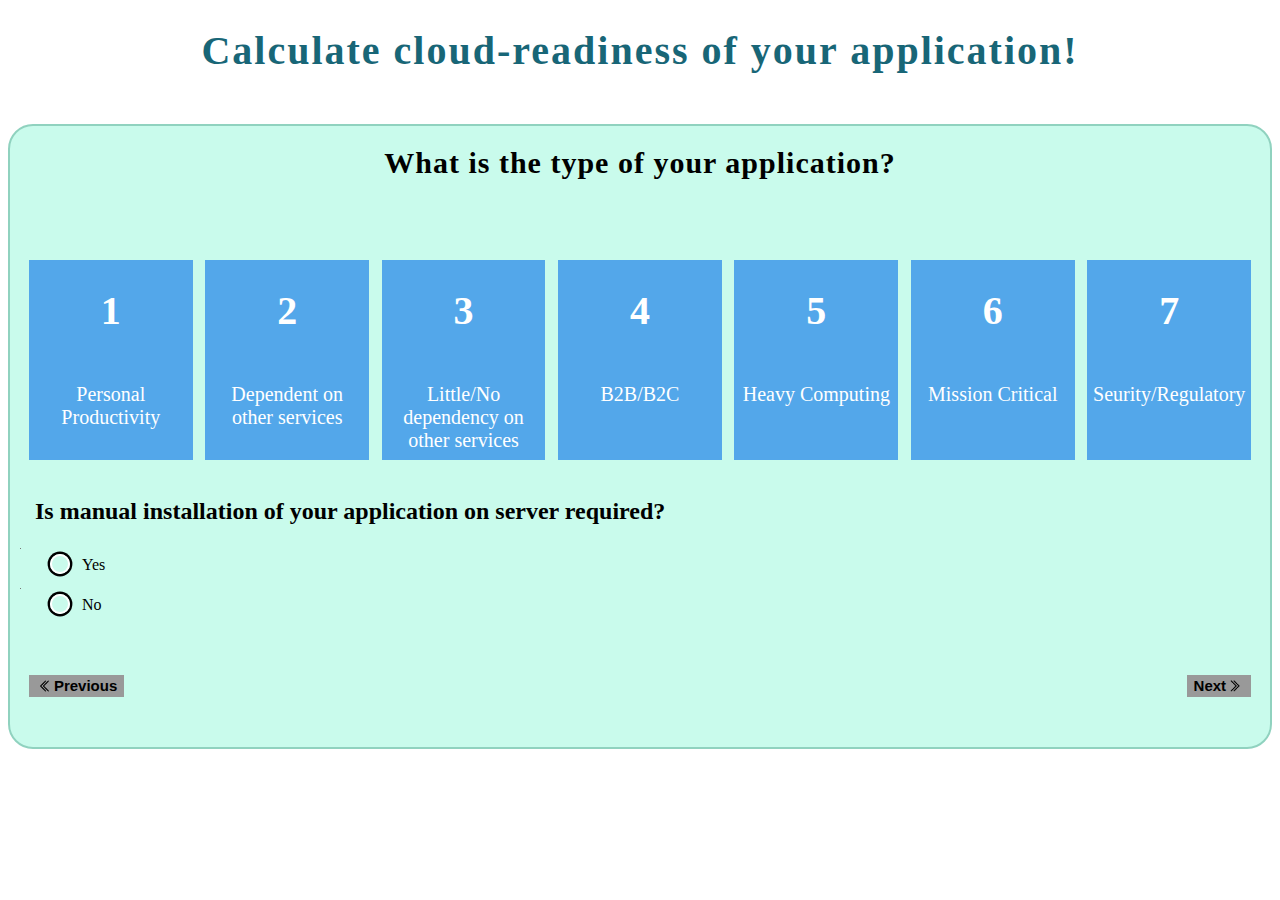
<file: demo/index.html>
<!DOCTYPE html>
<html>
<head>
    <title>Home Page</title>
	<script type="text/javascript" src="js/jquery.min.js"></script>
	<link rel="stylesheet" type="text/css" href="css/style.css" />
	<script type="text/javascript" src="js/script.js"></script>
</head>
<body>
	<h1 class="heading">Calculate cloud-readiness of your application!</h1>
	<div id="question-1" class="questions">
		<div class="question">
			What is the type of your application?
		</div>
		<div class="options">
			<div id="option-1-1" onclick="changeColor(this, 'question-1')">
				<h1 class="align-center">1</h1>
				<br/>
				<p class="align-center">Personal Productivity</p>
			</div>
			<div id="option-1-2" onclick="changeColor(this, 'question-1')">
				<h1 class="align-center">2</h1>
				<br/>
				<p class="align-center">Dependent on other services</p>
			</div>
			<div id="option-1-3" onclick="changeColor(this, 'question-1')">
				<h1 class="align-center">3</h1>
				<br/>
				<p class="align-center">Little/No dependency on other services</p>
			</div>
			<div id="option-1-4" onclick="changeColor(this, 'question-1')">
				<h1 class="align-center">4</h1>
				<br/>
				<p class="align-center">B2B/B2C</p>
			</div>
			<div id="option-1-5" onclick="changeColor(this, 'question-1')">
				<h1 class="align-center">5</h1>
				<br/>
				<p class="align-center">Heavy Computing</p>
			</div>
			<div id="option-1-6" onclick="changeColor(this, 'question-1')">
				<h1 class="align-center">6</h1>
				<br/>
				<p class="align-center">Mission Critical</p>
			</div>
			<div id="option-1-7" onclick="changeColor(this, 'question-1')">
				<h1 class="align-center">7</h1>
				<br/>
				<p class="align-center">Seurity/Regulatory</p>
			</div>
			<div class="clear"></div>
			<br/>
			<h2>Is manual installation of your application on server required?</h2>
			<label for="r1">
				<input type="radio" value="r1" name="manual" id="r1"> <span>Yes</span>
			</label>
			<label for="r2">
				<input type="radio" value="r2" name="manual" id="r2"> <span>No</span>
			</label>
		</div>
		<button class="prev" type="button" value="Previous"><img src="images/previous.png" width="18" height="18" alt=""/>Previous</button>
		<button class="next" type="button" value="Next" onclick="change('question-1','question-2')"><img src="images/next.png" width="18" height="18" alt=""/>Next</button>
	</div>
	
	
	<div id="question-2" class="questions">
		<div class="question">
			How many users will access the application at a given time?
		</div>	
		<button class="prev" type="button" value="Previous" onclick="change('question-2','question-1')"><img src="images/previous.png" width="18" height="18" alt=""/>Previous</button>
		<button class="next" type="button" value="Next" onclick="change('question-2','question-3')"><img src="images/next.png" width="18" height="18" alt=""/>Next</button>
	</div>
	
	<div id="question-3" class="questions">
		<div class="question">
			What is the life-cycle status of your application?
		</div>
		<div class="options">
			<div id="option-3-1" onclick="changeColor(this, 'question-3')">
				<h1 class="align-center">1</h1>
				<br/>
				<p class="align-center">Early-<br/>Incremental dev/test</p>
			</div>
			<div id="option-3-2" onclick="changeColor(this, 'question-3')">
				<h1 class="align-center">2</h1>
				<br/>
				<p class="align-center">Stable-<br/>Application fully developed</p>
			</div>
			<div id="option-3-3" onclick="changeColor(this, 'question-3')">
				<h1 class="align-center">3</h1>
				<br/>
				<p class="align-center">Near to closure-<br/>Will be used for a short period of time</p>
			</div>
		</div>
		<button class="prev" type="button" value="Previous" onclick="change('question-3','question-2')"><img src="images/previous.png" width="18" height="18" alt=""/>Previous</button>
		<button class="next" type="button" value="Next" onclick="change('question-3','question-4')"><img src="images/next.png" width="18" height="18" alt=""/>Next</button>
	</div>
	
	<div id="question-4" class="questions">
		<div class="question">
			Let's discuss the external dependencies for your application!
		</div>	
		<h2>a) Are you using any licensed products?</h2>
		<label for="r3">
			<input type="radio" value="r3" name="licensed" id="r3"> <span>Yes</span>
		</label>
		<label for="r4">
			<input type="radio" value="r4" name="licensed" id="r4"> <span>No</span>
		</label>
		<h2>b) Is any particular operating system required?</h2>
		<input type="text" id="os"/>
		<h2>c) Is any particular database required?</h2>
		<input type="text" id="db"/>
		<h2>d) Does your application deal with multiple databases?</h2>
		<label for="r5">
			<input type="radio" value="r5" name="multiple" id="r5"> <span>Yes</span>
		</label>
		<label for="r6">
			<input type="radio" value="r6" name="multiple" id="r6"> <span>No</span>
		</label>
		<button class="prev" type="button" value="Previous" onclick="change('question-4','question-3')"><img src="images/previous.png" width="18" height="18" alt=""/>Previous</button>
		<button class="next" type="button" value="Next" onclick="change('question-4','question-5')"><img src="images/next.png" width="18" height="18" alt=""/>Next</button>
	</div>
	
	<div id="question-5" class="questions">
		<div class="question">
			Let's discuss some technical aspects!
		</div>	
		<h2>a) Type of resources required:</h2>
		<label for="r7">
			<input type="radio" value="r7" name="resources" id="r7"> <span>Shared</span>
		</label>
		<label for="r8">
			<input type="radio" value="r8" name="resources" id="r8"> <span>Dedicated</span>
		</label>
		<h2>b) Estimated storage requirements</h2>
		<h2>c) Is session management required?</h2>
		<label for="r9">
			<input type="radio" value="r9" name="session" id="r9"> <span>Yes</span>
		</label>
		<label for="r10">
			<input type="radio" value="r10" name="session" id="r10"> <span>No</span>
		</label>
		<h2>d) Does your application use any specific network architecture like fixed IP hosting</h2>
		<label for="r11">
			<input type="radio" value="r11" name="network" id="r11"> <span>Yes</span>
		</label>
		<label for="r12">
			<input type="radio" value="r12" name="network" id="r12"> <span>No</span>
		</label>
		<h2>e) Is parallel processing required?</h2>
		<label for="r13">
			<input type="radio" value="r13" name="parallel" id="r13"> <span>Yes</span>
		</label>
		<label for="r14">
			<input type="radio" value="r14" name="parallel" id="r14"> <span>No</span>
		</label>
		<h2>f) Does the application use local file system?</h2>
		<label for="r15">
			<input type="radio" value="r15" name="file" id="r15"> <span>Yes</span>
		</label>
		<label for="r16">
			<input type="radio" value="r16" name="file" id="r16"> <span>No</span>
		</label>
		<button class="prev" type="button" value="Previous" onclick="change('question-5','question-4')"><img src="images/previous.png" width="18" height="18" alt=""/>Previous</button>
		<button class="next" type="button" value="Next" onclick="change('question-5','question-6')"><img src="images/next.png" width="18" height="18" alt=""/>Next</button>
	</div>
	
	<div id="question-6" class="questions">
		<div class="question">
			We're almost done! One major aspect remaining: COST
		</div>	
		<h2>a) What is your budget?</h2>
		<h2>b) Is geographical availability required?</h2>
		<label for="r17">
			<input type="radio" value="r17" name="geo" id="r17"> <span>Yes</span>
		</label>
		<label for="r18">
			<input type="radio" value="r18" name="geo" id="r18"> <span>No</span>
		</label>
		<button class="prev" type="button" value="Previous" onclick="change('question-6','question-5')"><img src="images/previous.png" width="18" height="18" alt=""/>Previous</button>
		<button class="next" type="button" value="Next" onclick="change('question-6','score')"><img src="images/next.png" width="18" height="18" alt=""/>Next</button>
	</div>
	
	<div id="score" class="questions">		
	</div>
</body>
</html>
</file>
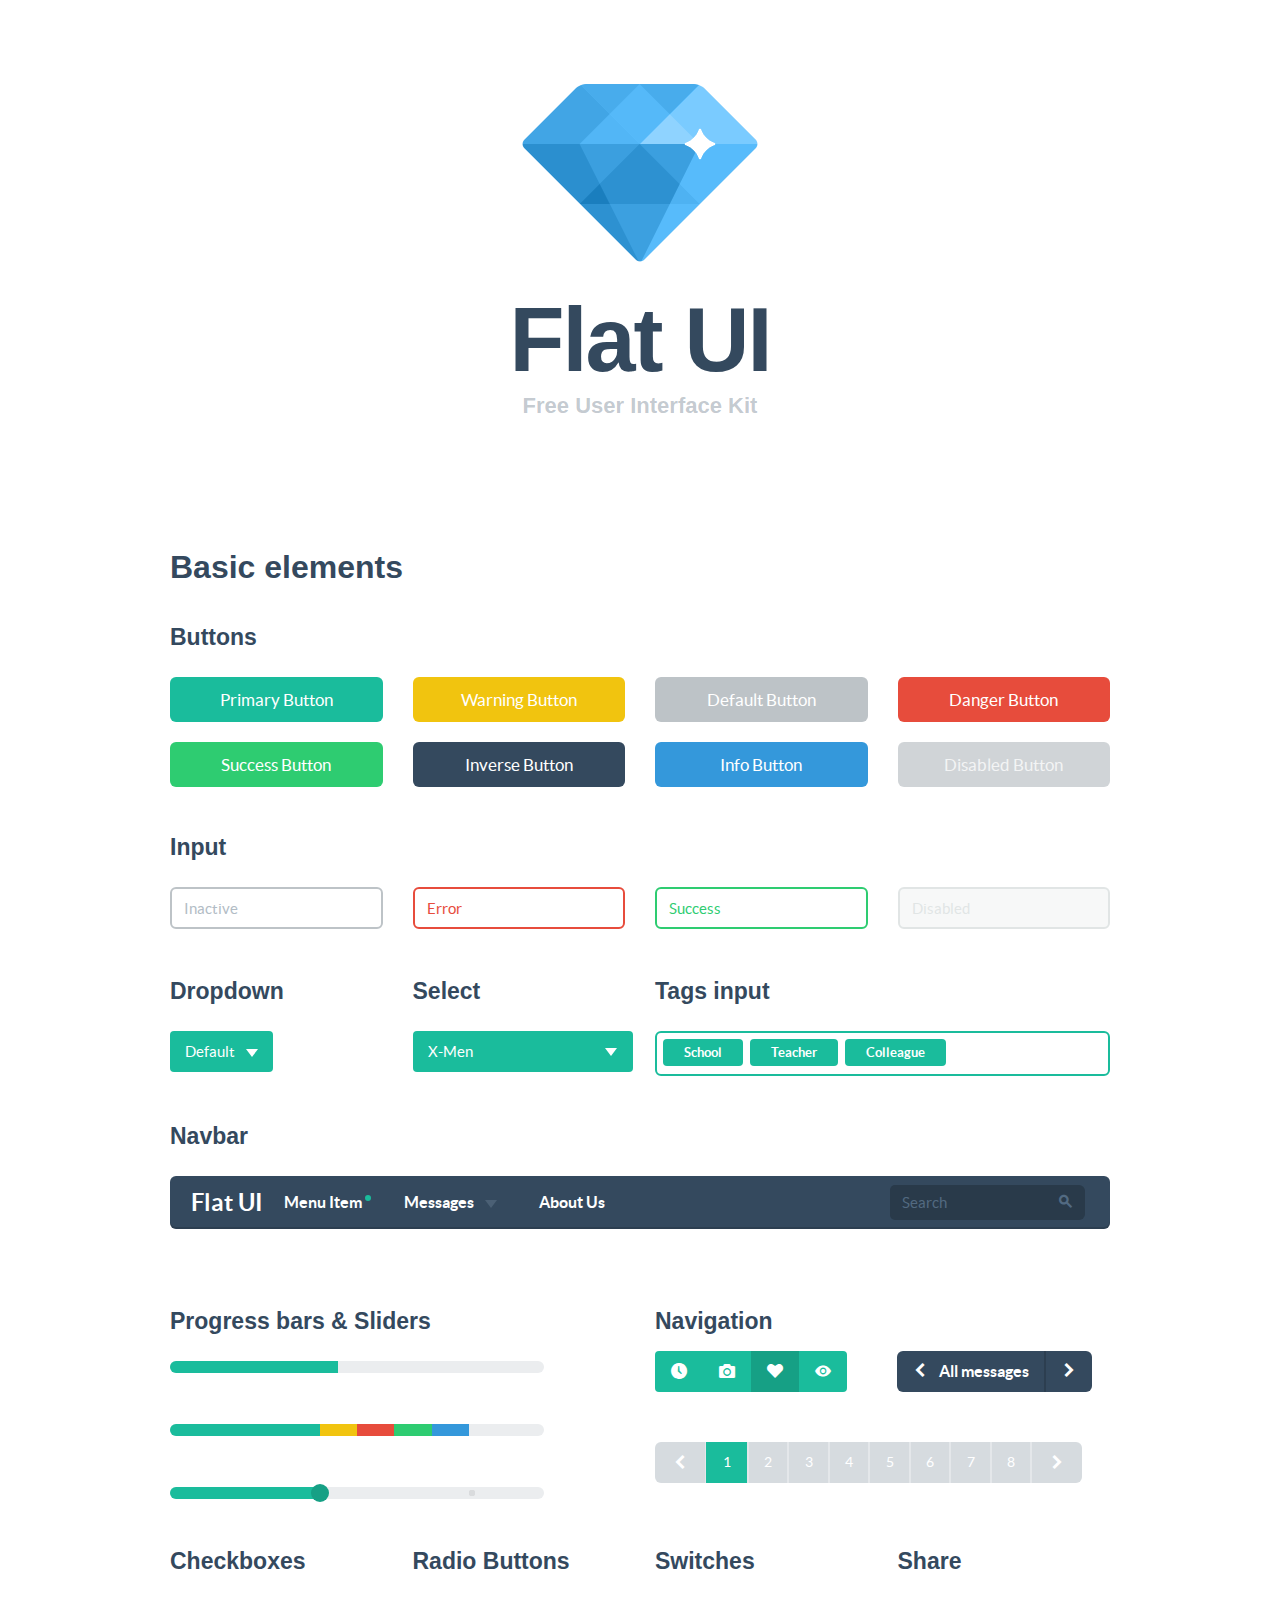
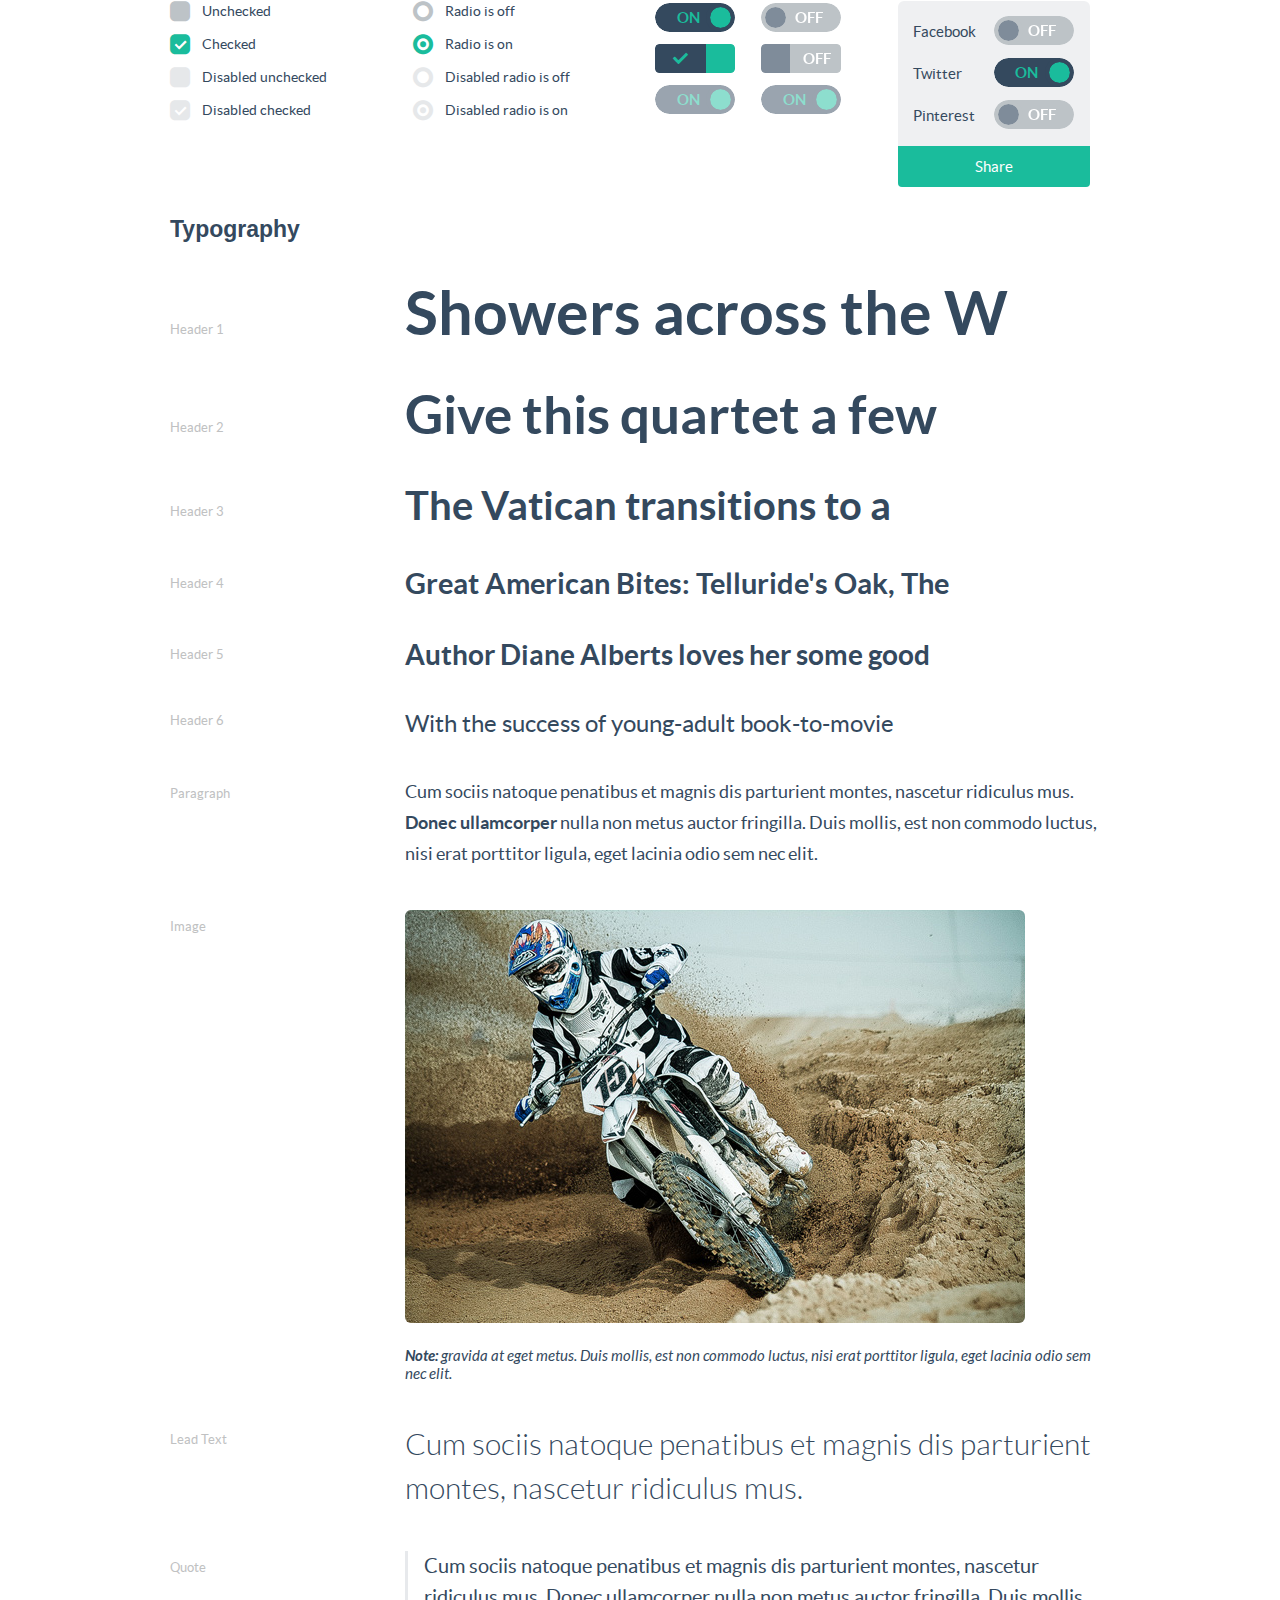
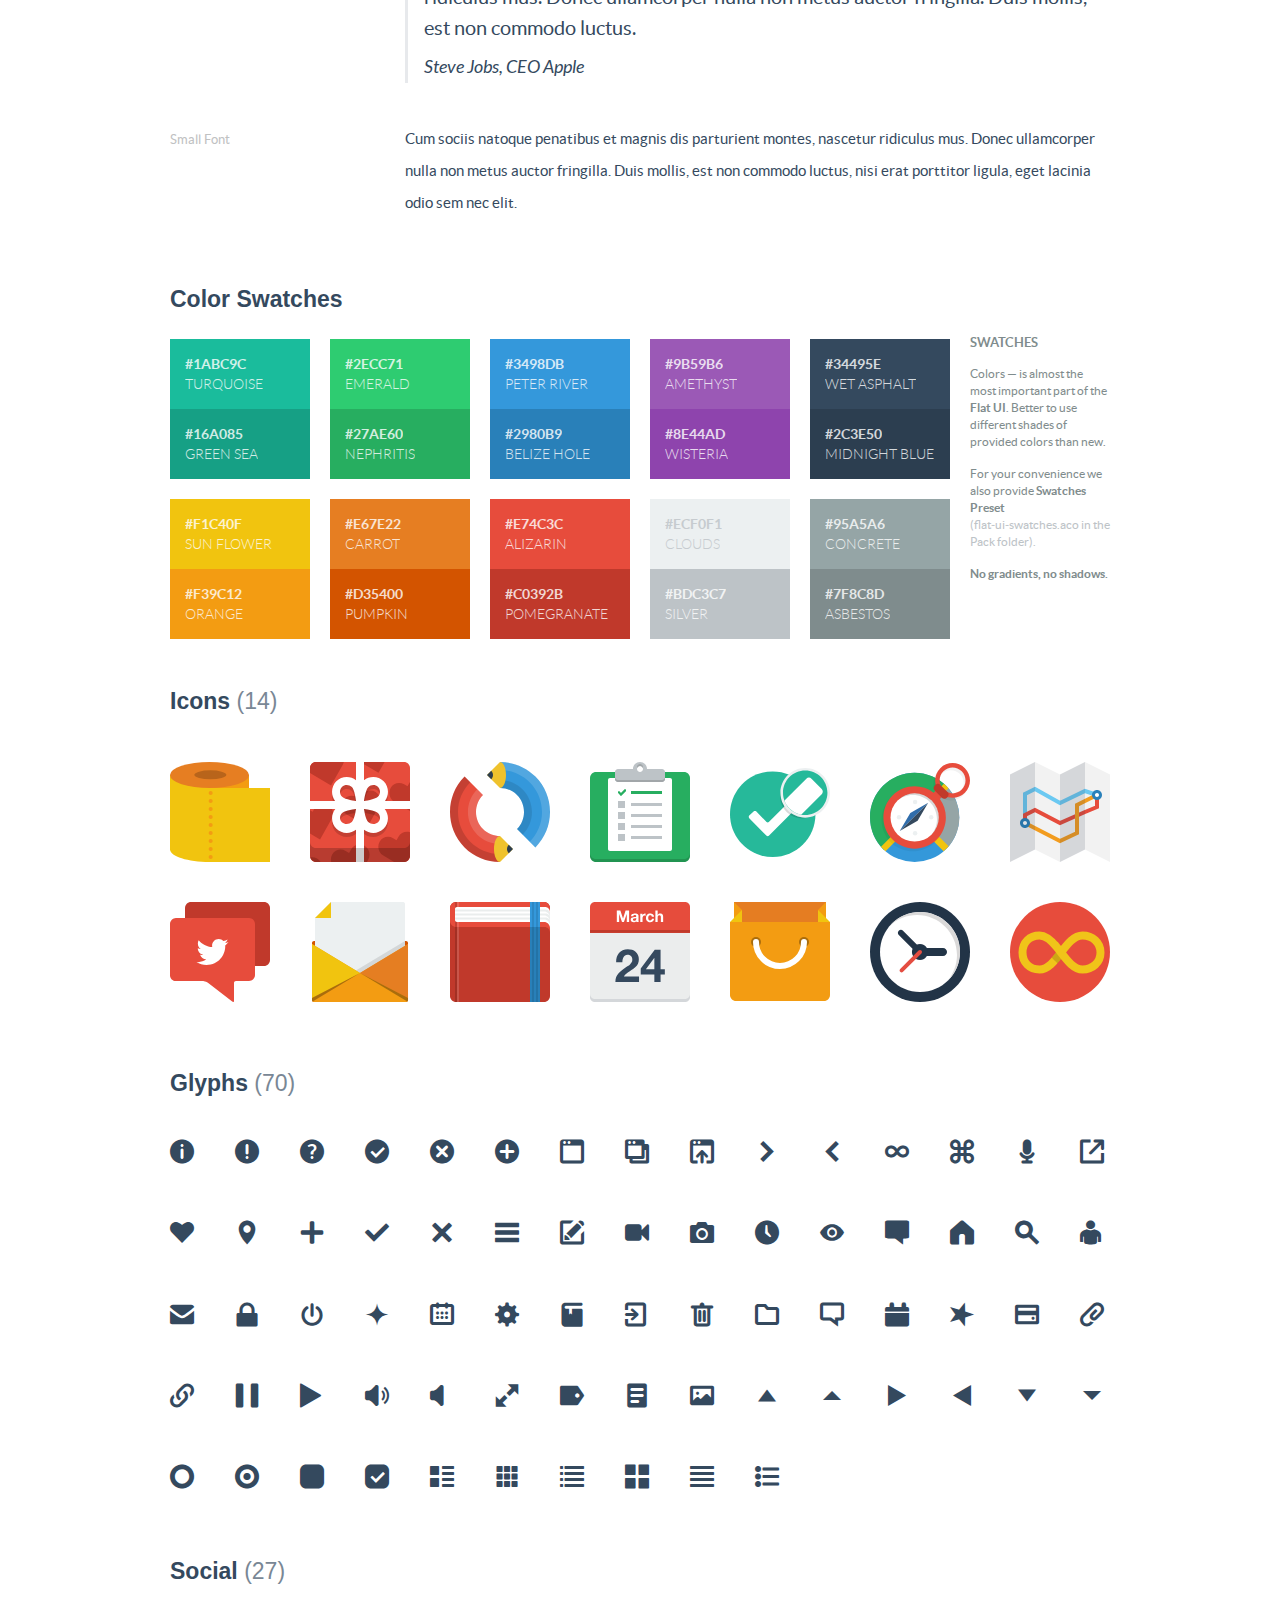
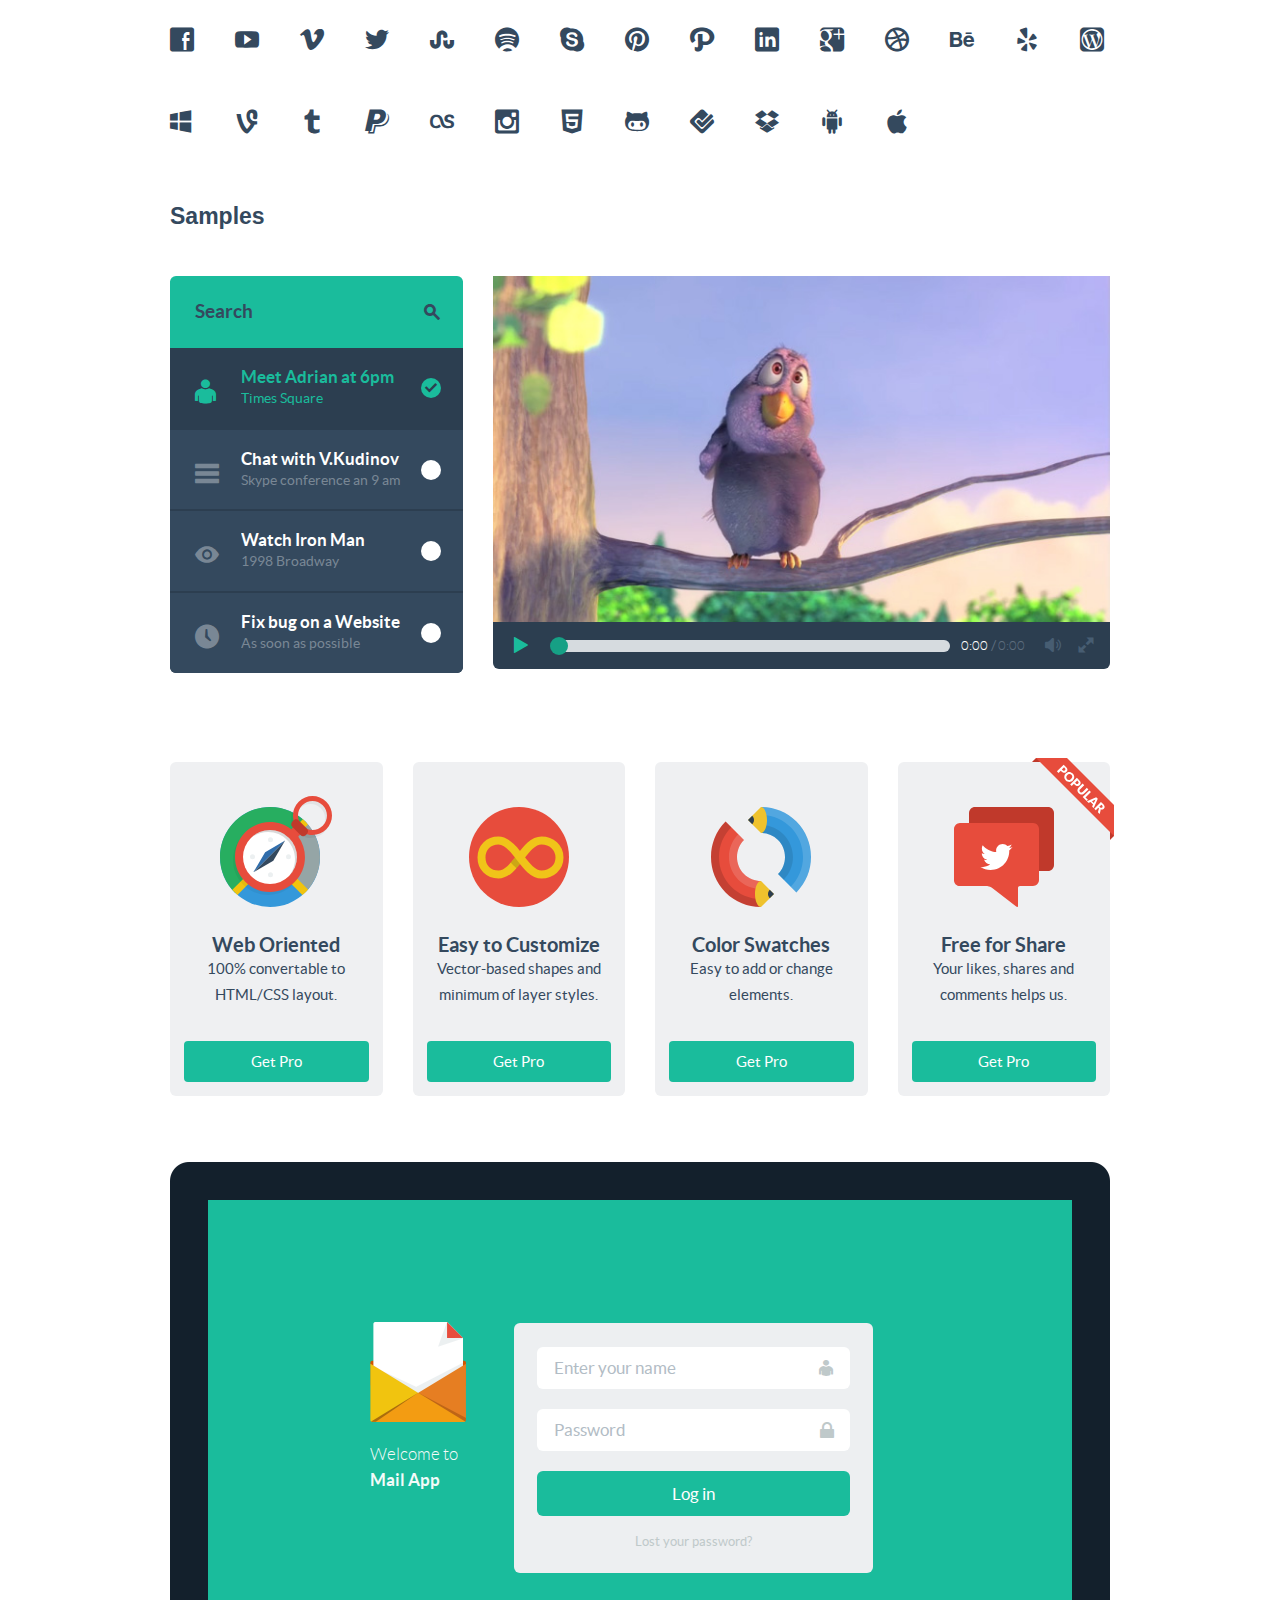
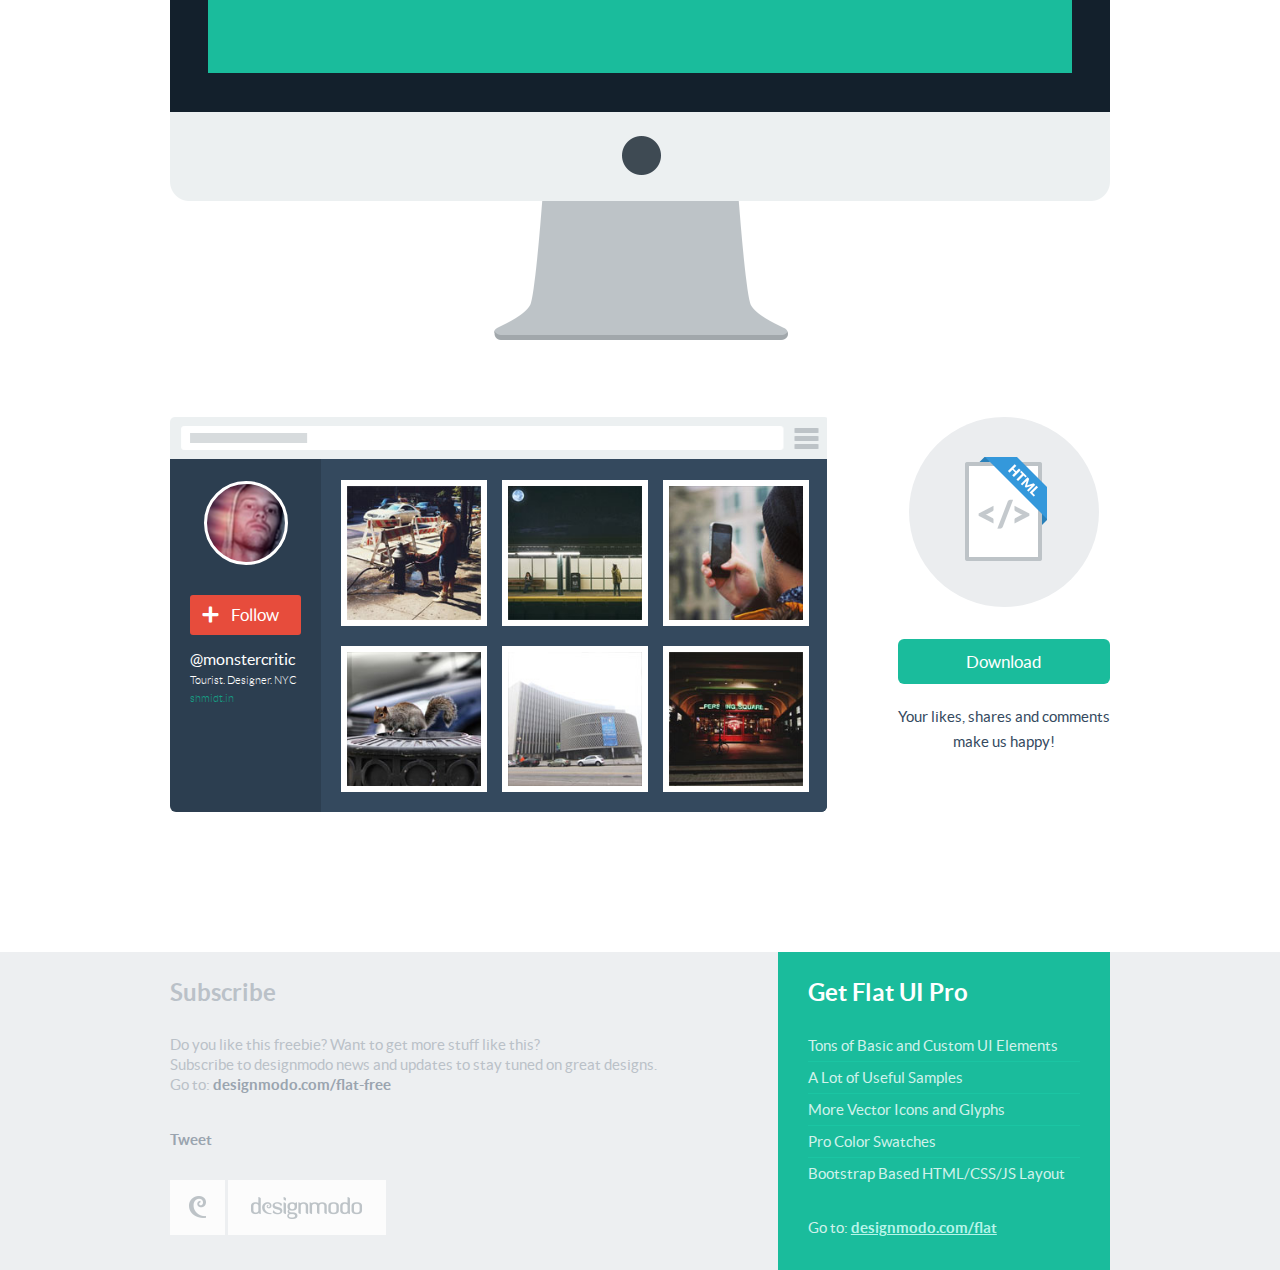
<file: Flat-UI-master/index.html>
<!DOCTYPE html>
<html lang="en">
  <head>
    <meta charset="utf-8">
    <title>Flat UI - Free Bootstrap Framework and Theme</title>
    <meta name="description" content="Flat UI Kit Free is a Twitter Bootstrap Framework design and Theme, this responsive framework includes a PSD and HTML version."/>

    <meta name="viewport" content="width=1000, initial-scale=1.0, maximum-scale=1.0">

    <!-- Loading Bootstrap -->
    <link href="dist/css/vendor/bootstrap/css/bootstrap.min.css" rel="stylesheet">

    <!-- Loading Flat UI -->
    <link href="dist/css/flat-ui.css" rel="stylesheet">
    <link href="docs/assets/css/demo.css" rel="stylesheet">

    <link rel="shortcut icon" href="img/favicon.ico">

    <!-- HTML5 shim, for IE6-8 support of HTML5 elements. All other JS at the end of file. -->
    <!--[if lt IE 9]>
      <script src="dist/js/vendor/html5shiv.js"></script>
      <script src="dist/js/vendor/respond.min.js"></script>
    <![endif]-->
  </head>
  <body>
    <div class="container">
      <div class="demo-headline">
        <h1 class="demo-logo">
          <div class="logo"></div>
          Flat UI
          <small>Free User Interface Kit</small>
        </h1>
      </div> <!-- /demo-headline -->

      <h1 class="demo-section-title">Basic elements</h1>
      <h3 class="demo-panel-title">Buttons</h3>

      <div class="row demo-row">
        <div class="col-xs-3">
          <a href="#fakelink" class="btn btn-block btn-lg btn-primary">Primary Button</a>
        </div>
        <div class="col-xs-3">
          <a href="#fakelink" class="btn btn-block btn-lg btn-warning">Warning Button</a>
        </div>
        <div class="col-xs-3">
          <a href="#fakelink" class="btn btn-block btn-lg btn-default">Default Button</a>
        </div>
        <div class="col-xs-3">
          <a href="#fakelink" class="btn btn-block btn-lg btn-danger">Danger Button</a>
        </div>
      </div> <!-- /row -->

      <div class="row demo-row">
        <div class="col-xs-3">
          <a href="#fakelink" class="btn btn-block btn-lg btn-success">Success Button</a>
        </div>
        <div class="col-xs-3">
          <a href="#fakelink" class="btn btn-block btn-lg btn-inverse">Inverse Button</a>
        </div>
        <div class="col-xs-3">
          <a href="#fakelink" class="btn btn-block btn-lg btn-info">Info Button</a>
        </div>
        <div class="col-xs-3">
          <a href="#fakelink" class="btn btn-block btn-lg btn-default disabled">Disabled Button</a>
        </div>
      </div> <!-- /row -->

      <h3 class="demo-panel-title">Input</h3>
      <div class="row">
        <div class="col-xs-3">
          <div class="form-group">
            <input type="text" value="" placeholder="Inactive" class="form-control" />
          </div>
        </div>
        <div class="col-xs-3">
          <div class="form-group has-error">
            <input type="text" value="" placeholder="Error" class="form-control" />
          </div>
        </div>
        <div class="col-xs-3">
          <div class="form-group has-success">
            <input type="text" value="" placeholder="Success" class="form-control" />
            <span class="input-icon fui-check-inverted"></span>
          </div>
        </div>
        <div class="col-xs-3">
          <div class="form-group">
            <input type="text" value="Disabled" disabled="disabled" class="form-control" />
          </div>
        </div>
      </div> <!-- /row -->

      <div class="row">
        <div class="col-xs-3">
          <h3 class="demo-panel-title">Dropdown</h3>

          <div class="btn-group">
            <button data-toggle="dropdown" class="btn btn-primary dropdown-toggle" type="button">Default <span class="caret"></span></button>
            <ul role="menu" class="dropdown-menu">
              <li><a href="#">Action</a></li>
              <li><a href="#">Another action</a></li>
              <li><a href="#">Something else here</a></li>
              <li class="divider"></li>
              <li><a href="#">Separated link</a></li>
            </ul>
          </div><!-- /btn-group -->
        </div> <!-- /.col-xs-3 -->
        <div class="col-xs-3">
          <h3 class="demo-panel-title">Select</h3>
          <select class="form-control select select-primary" data-toggle="select">
            <option value="0">Choose hero</option>
            <option value="1">Spider Man</option>
            <option value="2">Wolverine</option>
            <option value="3">Captain America</option>
            <option value="4" selected>X-Men</option>
            <option value="5">Crocodile</option>
          </select>
        </div> <!-- /.col-xs-3 -->
        <div class="col-xs-6">
          <h3 class="demo-panel-title">Tags input</h3>
          <div class="tagsinput-primary">
            <input name="tagsinput" class="tagsinput" data-role="tagsinput" value="School, Teacher, Colleague" />
          </div>
        </div> <!-- /.col-xs-6 -->
      </div> <!-- /.row -->

      <h3 class="demo-panel-title">Navbar</h3>
      <div class="row demo-row">
        <div class="col-xs-12">
          <nav class="navbar navbar-inverse navbar-embossed" role="navigation">
            <div class="navbar-header">
              <button type="button" class="navbar-toggle" data-toggle="collapse" data-target="#navbar-collapse-01">
                <span class="sr-only">Toggle navigation</span>
              </button>
              <a class="navbar-brand" href="#">Flat UI</a>
            </div>
            <div class="collapse navbar-collapse" id="navbar-collapse-01">
              <ul class="nav navbar-nav navbar-left">
                <li><a href="#fakelink">Menu Item<span class="navbar-unread">1</span></a></li>
                <li class="dropdown">
                  <a href="#" class="dropdown-toggle" data-toggle="dropdown">Messages <b class="caret"></b></a>
                  <span class="dropdown-arrow"></span>
                  <ul class="dropdown-menu">
                    <li><a href="#">Action</a></li>
                    <li><a href="#">Another action</a></li>
                    <li><a href="#">Something else here</a></li>
                    <li class="divider"></li>
                    <li><a href="#">Separated link</a></li>
                  </ul>
                </li>
                <li><a href="#fakelink">About Us</a></li>
               </ul>
               <form class="navbar-form navbar-right" action="#" role="search">
                <div class="form-group">
                  <div class="input-group">
                    <input class="form-control" id="navbarInput-01" type="search" placeholder="Search">
                    <span class="input-group-btn">
                      <button type="submit" class="btn"><span class="fui-search"></span></button>
                    </span>
                  </div>
                </div>
              </form>
            </div><!-- /.navbar-collapse -->
          </nav><!-- /navbar -->
        </div>
      </div> <!-- /row -->

      <div class="row">
        <div class="col-xs-5">
          <h3 class="demo-panel-title">Progress bars &amp; Sliders</h3>
          <div class="progress">
            <div class="progress-bar" style="width: 45%;"></div>
          </div>
          <br/>
          <div class="progress">
            <div class="progress-bar" style="width: 40%;"></div>
            <div class="progress-bar progress-bar-warning" style="width: 10%;"></div>
            <div class="progress-bar progress-bar-danger" style="width: 10%;"></div>
            <div class="progress-bar progress-bar-success" style="width: 10%;"></div>
            <div class="progress-bar progress-bar-info" style="width: 10%;"></div>
          </div>
          <br/>
          <div id="slider" class="ui-slider">
            <div class="ui-slider-segment"></div>
            <div class="ui-slider-segment"></div>
            <div class="ui-slider-segment"></div>
          </div>
        </div> <!-- /sliders -->

        <div class="col-xs-6 col-xs-offset-1">
          <h3 class="demo-panel-title">Navigation</h3>
          <div class="row demo-navigation">
            <div class="col-xs-6">
              <div class="btn-toolbar">
                <div class="btn-group">
                  <a class="btn btn-primary" href="#fakelink"><span class="fui-time"></span></a>
                  <a class="btn btn-primary" href="#fakelink"><span class="fui-photo"></span></a>
                  <a class="btn btn-primary active" href="#fakelink"><span class="fui-heart"></span></a>
                  <a class="btn btn-primary" href="#fakelink"><span class="fui-eye"></span></a>
                </div>
              </div> <!-- /toolbar -->
            </div>
            <div class="col-xs-6 demo-pager">
              <ul class="pager">
                <li class="previous">
                  <a href="#fakelink">
                    <span class="fui-arrow-left"></span>
                    <span>All messages</span>
                  </a>
                </li>
                <li class="next">
                  <a href="#fakelink">
                    <span class="fui-arrow-right"></span>
                  </a>
                </li>
              </ul> <!-- /pager -->
            </div>
          </div> <!-- /demo-navigation -->

          <div >
            <ul class="pagination">
              <li class="previous"><a href="#fakelink" class="fui-arrow-left"></a></li>
              <li class="active"><a href="#fakelink">1</a></li>
              <li><a href="#fakelink">2</a></li>
              <li><a href="#fakelink">3</a></li>
              <li><a href="#fakelink">4</a></li>
              <li><a href="#fakelink">5</a></li>
              <li><a href="#fakelink">6</a></li>
              <li><a href="#fakelink">7</a></li>
              <li><a href="#fakelink">8</a></li>
              <li class="next"><a href="#fakelink" class="fui-arrow-right"></a></li>
            </ul>
          </div> <!-- /pagination -->
        </div> <!-- /navigation -->
      </div> <!-- /row -->

      <div class="row">
        <div class="col-xs-3">
          <h3 class="demo-panel-title">Checkboxes</h3>
          <label class="checkbox" for="checkbox1">
            <input type="checkbox" value="" id="checkbox1" data-toggle="checkbox">
            Unchecked
          </label>
          <label class="checkbox" for="checkbox2">
            <input type="checkbox" checked="checked" value="" id="checkbox2" data-toggle="checkbox" checked="">
            Checked
          </label>
          <label class="checkbox" for="checkbox3">
            <input type="checkbox" value="" id="checkbox3" data-toggle="checkbox" disabled="">
            Disabled unchecked
          </label>
          <label class="checkbox" for="checkbox4">
            <input type="checkbox" checked="checked" value="" id="checkbox4" data-toggle="checkbox" disabled="" checked="">
            Disabled checked
          </label>
        </div> <!-- /checkboxes col-xs-3 -->

        <div class="col-xs-3">
          <h3 class="demo-panel-title">Radio Buttons</h3>
          <label class="radio">
            <input type="radio" name="optionsRadios" id="optionsRadios1" value="option1" data-toggle="radio">
            Radio is off
          </label>
          <label class="radio">
            <input type="radio" name="optionsRadios" id="optionsRadios2" value="option1" data-toggle="radio" checked="">
            Radio is on
          </label>

          <label class="radio">
            <input type="radio" name="optionsRadiosDisabled" id="optionsRadios3" value="option2" data-toggle="radio" disabled="">
            Disabled radio is off
          </label>
          <label class="radio">
            <input type="radio" name="optionsRadiosDisabled" id="optionsRadios4" value="option2" data-toggle="radio" checked="" disabled="">
            Disabled radio is on
          </label>
        </div> <!-- /radios col-xs-3 -->

        <div class="col-xs-3">
          <h3 class="demo-panel-title">Switches</h3>

          <table width="100%">
            <tr>
              <td width="50%" class="pbm">
                <input type="checkbox" checked data-toggle="switch" id="custom-switch-01" />
              </td>
              <td class="pbm">
                <input type="checkbox" data-toggle="switch" id="custom-switch-02" />
              </td>
            </tr>
            <tr>
              <td class="pbm">
                <div class="bootstrap-switch-square">
                  <input type="checkbox" checked data-toggle="switch" id="custom-switch-03" data-on-text="<span class='fui-check'></span>" data-off-text="<span class='fui-cross'></span>" />
                </div>
              </td>
              <td class="pbm">
                <div class="bootstrap-switch-square">
                  <input type="checkbox" data-toggle="switch" id="custom-switch-04" />
                </div>
              </td>
            </tr>
            <tr>
              <td>
                <input type="checkbox" checked disabled data-toggle="switch" id="custom-switch-5" />
              </td>
              <td>
                <input type="checkbox" checked disabled data-toggle="switch" id="custom-switch-6" />
              </td>
            </tr>
          </table>
        </div> <!-- /.col-xs-3 -->
        <div class="col-xs-3">
          <h3 class="demo-panel-title">Share</h3>
          <div class="share mrl">
            <ul>
              <li>
                <label class="share-label" for="share-toggle2">Facebook</label>
                <input type="checkbox" data-toggle="switch" />
              </li>
              <li>
                <label class="share-label" for="share-toggle4">Twitter</label>
                <input type="checkbox" checked="" data-toggle="switch" />
              </li>
              <li>
                <label class="share-label" for="share-toggle6">Pinterest</label>
                <input type="checkbox" data-toggle="switch" />
              </li>
            </ul>
            <a href="#" class="btn btn-primary btn-block btn-large">Share</a>
          </div> <!-- /share -->
        </div><!-- /.col-xs-3 -->
      </div> <!-- /.row -->

      <div class="demo-row typography-row">
      	<div class="demo-title">
      		<h3 class="demo-panel-title">Typography</h3>
      	</div>
      	<div class="demo-content">
      		<div class="demo-type-example">
	      		<h1><span class="demo-heading-note">Header 1</span>Showers across the W</h1>
      		</div>
      		<div class="demo-type-example">
	      		<h2><span class="demo-heading-note">Header 2</span>Give this quartet a few</h2>
      		</div>
      		<div class="demo-type-example">
	      		<h3><span class="demo-heading-note">Header 3</span>The Vatican transitions to a</h3>
      		</div>
      		<div class="demo-type-example">
	      		<h4><span class="demo-heading-note">Header 4</span>Great American Bites: Telluride's Oak, The</h4>
      		</div>
      		<div class="demo-type-example">
	      		<h5><span class="demo-heading-note">Header 5</span>Author Diane Alberts loves her some good</h5>
      		</div>
      		<div class="demo-type-example">
	      		<h6><span class="demo-heading-note">Header 6</span>With the success of young-adult book-to-movie</h6>
      		</div>
      		<div class="demo-type-example">
	      		<span class="demo-text-note">Paragraph</span>
	          <p>Cum sociis natoque penatibus et magnis dis parturient montes, nascetur ridiculus mus. <strong>Donec ullamcorper</strong> nulla non metus auctor fringilla. Duis mollis, est non commodo luctus, nisi erat porttitor ligula, eget lacinia odio sem nec elit.</p>
      		</div>
      		<div class="demo-type-example">
	      		<span class="demo-text-note">Image</span>
	          <img src="docs/assets/img/example-image.jpg" alt="example-image" class="img-rounded img-responsive">
	          <p class="img-comment"><strong>Note:</strong> gravida at eget metus. Duis mollis, est non commodo luctus, nisi erat porttitor ligula, eget lacinia odio sem nec elit.</p>
      		</div>
      		<div class="demo-type-example">
	      		<span class="demo-text-note">Lead Text</span>
						<p class="lead">Cum sociis natoque penatibus et magnis dis parturient montes, nascetur ridiculus mus.</p>
      		</div>
      		<div class="demo-type-example">
	      		<span class="demo-text-note">Quote</span>
	          <blockquote>
	            <p>Cum sociis natoque penatibus et magnis dis parturient montes, nascetur ridiculus mus. Donec ullamcorper nulla non metus auctor fringilla. Duis mollis, est non commodo luctus.</p>
	            <small>Steve Jobs, CEO Apple</small>
	          </blockquote>
      		</div>
      		<div class="demo-type-example">
	      		<span class="demo-text-note">Small Font</span>
	          <p><small>Cum sociis natoque penatibus et magnis dis parturient montes, nascetur ridiculus mus. Donec ullamcorper nulla non metus auctor fringilla. Duis mollis, est non commodo luctus, nisi erat porttitor ligula, eget lacinia odio sem nec elit.</small></p>
      		</div>
      	</div><!-- /.demo-content-wide -->
      </div><!-- /.demo-row -->

      <h3 class="demo-panel-title">Color Swatches</h3>
      <div class="row demo-swatches-row">
	      <div class="swatches-col">
		      <div class="pallete-item">
			      <dl class="palette palette-turquoise">
                <dt>#1abc9c</dt>
                <dd>Turquoise</dd>
              </dl>
              <dl class="palette palette-green-sea">
                <dt>#16a085</dt>
                <dd>Green sea</dd>
              </dl>
		      </div>
		      <div class="pallete-item">
			      <dl class="palette palette-emerald">
              <dt>#2ecc71</dt>
              <dd>Emerald</dd>
            </dl>
            <dl class="palette palette-nephritis">
              <dt>#27ae60</dt>
              <dd>Nephritis</dd>
            </dl>
		      </div>
		      <div class="pallete-item">
			      <dl class="palette palette-peter-river">
              <dt>#3498db</dt>
              <dd>Peter river</dd>
            </dl>
            <dl class="palette palette-belize-hole">
              <dt>#2980b9</dt>
              <dd>Belize hole</dd>
            </dl>
		      </div>
		      <div class="pallete-item">
			      <dl class="palette palette-amethyst">
              <dt>#9b59b6</dt>
              <dd>Amethyst</dd>
            </dl>
            <dl class="palette palette-wisteria">
              <dt>#8e44ad</dt>
              <dd>Wisteria</dd>
            </dl>
		      </div>
		      <div class="pallete-item">
			      <dl class="palette palette-wet-asphalt">
              <dt>#34495e</dt>
              <dd>Wet asphalt</dd>
            </dl>
            <dl class="palette palette-midnight-blue">
              <dt>#2c3e50</dt>
              <dd>Midnight blue</dd>
            </dl>
		      </div>
		      <div class="pallete-item">
			      <dl class="palette palette-sun-flower">
              <dt>#f1c40f</dt>
              <dd>Sun flower</dd>
            </dl>
            <dl class="palette palette-orange">
              <dt>#f39c12</dt>
              <dd>Orange</dd>
            </dl>
		      </div>
		      <div class="pallete-item">
			      <dl class="palette palette-carrot">
              <dt>#e67e22</dt>
              <dd>Carrot</dd>
            </dl>
            <dl class="palette palette-pumpkin">
              <dt>#d35400</dt>
              <dd>Pumpkin</dd>
            </dl>
		      </div>
		      <div class="pallete-item">
			      <dl class="palette palette-alizarin">
              <dt>#e74c3c</dt>
              <dd>Alizarin</dd>
            </dl>
            <dl class="palette palette-pomegranate">
              <dt>#c0392b</dt>
              <dd>Pomegranate</dd>
            </dl>
		      </div>
		      <div class="pallete-item">
			      <dl class="palette palette-clouds">
              <dt>#ecf0f1</dt>
              <dd>Clouds</dd>
            </dl>
            <dl class="palette palette-silver">
              <dt>#bdc3c7</dt>
              <dd>Silver</dd>
            </dl>
		      </div>
		      <div class="pallete-item">
			      <dl class="palette palette-concrete">
              <dt>#95a5a6</dt>
              <dd>Concrete</dd>
            </dl>
            <dl class="palette palette-asbestos">
              <dt>#7f8c8d</dt>
              <dd>Asbestos</dd>
            </dl>
		      </div>
	      </div> <!-- /swatches items -->
	      <div class="swatches-desc-col">
		      <h6 class="palette-headline">SWATCHES</h6>
          <p class="palette-paragraph">
            Colors &mdash; is almost the most important part of the <strong>Flat UI</strong>. Better to use different shades of provided colors than new.
          </p>
          <p class="palette-paragraph">
            For your convenience we also provide <strong>Swatches Preset</strong> <span>(flat&#8209;ui&#8209;swatches.aco in the Pack folder).</span>
          </p>
          <p class="palette-paragraph">
            <strong>No gradients, no shadows.</strong>
          </p>
	      </div> <!-- /swatches desc -->
      </div> <!-- /swatches row -->

      <h3 class="demo-panel-title">Icons <small>(14)</small></h3>
      <div class="demo-illustrations">
        <div class="demo-content">
          <div><img src="img/icons/svg/toilet-paper.svg" alt="Toilet-Paper"></div>
          <div><img src="img/icons/svg/gift-box.svg" alt="Gift-Box"></div>
          <div><img src="img/icons/svg/pencils.svg" alt="Pensils"></div>
          <div><img src="img/icons/svg/clipboard.svg" alt="Clipboard"></div>
          <div><img src="img/icons/svg/retina.svg" alt="Retina"></div>
          <div><img src="img/icons/svg/compas.svg" alt="Compas"></div>
          <div><img src="img/icons/svg/map.svg" alt="Map"></div>
          <div><img src="img/icons/svg/chat.svg" alt="Chat"></div>
          <div><img src="img/icons/svg/mail.svg" alt="Mail"></div>
          <div><img src="img/icons/svg/book.svg" alt="Book"></div>
          <div><img src="img/icons/svg/calendar.svg" alt="Calendar"></div>
          <div><img src="img/icons/svg/paper-bag.svg" alt="Pocket"></div>
          <div><img src="img/icons/svg/clocks.svg" alt="Watches"></div>
          <div><img src="img/icons/svg/loop.svg" alt="Infinity-Loop"></div>
        </div>
      </div>


      <h3 class="demo-panel-title">Glyphs <small>(70)</small></h3>
      <div class="demo-icons">
        <div class="demo-content">
          <span class="fui-info-circle"></span>
          <span class="fui-alert-circle"></span>
          <span class="fui-question-circle"></span>
          <span class="fui-check-circle"></span>
          <span class="fui-cross-circle"></span>
          <span class="fui-plus-circle"></span>
          <span class="fui-window"></span>
          <span class="fui-windows"></span>
          <span class="fui-upload"></span>
          <span class="fui-arrow-right"></span>
          <span class="fui-arrow-left"></span>
          <span class="fui-loop"></span>
          <span class="fui-cmd"></span>
          <span class="fui-mic"></span>
          <span class="fui-export"></span>
          <span class="fui-heart"></span>
          <span class="fui-location"></span>
          <span class="fui-plus"></span>
          <span class="fui-check"></span>
          <span class="fui-cross"></span>
          <span class="fui-list"></span>
          <span class="fui-new"></span>
          <span class="fui-video"></span>
          <span class="fui-photo"></span>
          <span class="fui-time"></span>
          <span class="fui-eye"></span>
          <span class="fui-chat"></span>
          <span class="fui-home"></span>
          <span class="fui-search"></span>
          <span class="fui-user"></span>
          <span class="fui-mail"></span>
          <span class="fui-lock"></span>
          <span class="fui-power"></span>
          <span class="fui-star"></span>
          <span class="fui-calendar"></span>
          <span class="fui-gear"></span>
          <span class="fui-bookmark"></span>
          <span class="fui-exit"></span>
          <span class="fui-trash"></span>
          <span class="fui-folder"></span>
          <span class="fui-bubble"></span>
          <span class="fui-calendar-solid"></span>
          <span class="fui-star-2"></span>
          <span class="fui-credit-card"></span>
          <span class="fui-clip"></span>
          <span class="fui-link"></span>
          <span class="fui-pause"></span>
          <span class="fui-play"></span>
          <span class="fui-volume"></span>
          <span class="fui-mute"></span>
          <span class="fui-resize"></span>
          <span class="fui-tag"></span>
          <span class="fui-document"></span>
          <span class="fui-image"></span>
          <span class="fui-triangle-up"></span>
          <span class="fui-triangle-up-small"></span>
          <span class="fui-triangle-right-large"></span>
          <span class="fui-triangle-left-large"></span>
          <span class="fui-triangle-down"></span>
          <span class="fui-triangle-down-small"></span>
          <span class="fui-radio-unchecked"></span>
          <span class="fui-radio-checked"></span>
          <span class="fui-checkbox-unchecked"></span>
          <span class="fui-checkbox-checked"></span>
          <span class="fui-list-thumbnailed"></span>
          <span class="fui-list-small-thumbnails"></span>
          <span class="fui-list-numbered"></span>
          <span class="fui-list-large-thumbnails"></span>
          <span class="fui-list-columned"></span>
          <span class="fui-list-bulleted"></span>
        </div><!-- /.demo-content -->
      </div><!-- /.demo-icons -->

      <h3 class="demo-panel-title">Social <small>(27)</small></h3>
      <div class="demo-icons">
        <div class="demo-content">
          <span class="fui-facebook"></span>
          <span class="fui-youtube"></span>
          <span class="fui-vimeo"></span>
          <span class="fui-twitter"></span>
          <span class="fui-stumbleupon"></span>
          <span class="fui-spotify"></span>
          <span class="fui-skype"></span>
          <span class="fui-pinterest"></span>
          <span class="fui-path"></span>
          <span class="fui-linkedin"></span>
          <span class="fui-google-plus"></span>
          <span class="fui-dribbble"></span>
          <span class="fui-behance"></span>
          <span class="fui-yelp"></span>
          <span class="fui-wordpress"></span>
          <span class="fui-windows-8"></span>
          <span class="fui-vine"></span>
          <span class="fui-tumblr"></span>
          <span class="fui-paypal"></span>
          <span class="fui-lastfm"></span>
          <span class="fui-instagram"></span>
          <span class="fui-html5"></span>
          <span class="fui-github"></span>
          <span class="fui-foursquare"></span>
          <span class="fui-dropbox"></span>
          <span class="fui-android"></span>
          <span class="fui-apple"></span>
        </div><!-- /.demo-content -->
      </div><!-- /.demo-icons -->

      <h3 class="demo-panel-title mbl pbl">Samples</h3>
      <div class="row demo-samples">
        <div class="col-xs-4">
          <div class="todo">
            <div class="todo-search">
              <input class="todo-search-field" type="search" value="" placeholder="Search" />
            </div>
            <ul>
              <li class="todo-done">
                <div class="todo-icon fui-user"></div>
                <div class="todo-content">
                  <h4 class="todo-name">
                    Meet <strong>Adrian</strong> at <strong>6pm</strong>
                  </h4>
                  Times Square
                </div>
              </li>
              <li>
                <div class="todo-icon fui-list"></div>
                <div class="todo-content">
                  <h4 class="todo-name">
                    Chat with <strong>V.Kudinov</strong>
                  </h4>
                  Skype conference an 9 am
                </div>
              </li>
              <li>
                <div class="todo-icon fui-eye"></div>
                <div class="todo-content">
                  <h4 class="todo-name">
                    Watch <strong>Iron Man</strong>
                  </h4>
                  1998 Broadway
                </div>
              </li>
              <li>
                <div class="todo-icon fui-time"></div>
                <div class="todo-content">
                  <h4 class="todo-name">
                    Fix bug on a <strong>Website</strong>
                  </h4>
                  As soon as possible
                </div>
              </li>
            </ul>
          </div><!-- /.todo -->
        </div><!-- /.col-xs-4 -->

        <div class="col-xs-8">
          <video class="video-js" preload="auto" poster="docs/assets/img/video/poster.jpg" data-setup="{}">
            <source src="http://iurevych.github.com/Flat-UI-videos/big_buck_bunny.mp4" type="video/mp4">
            <source src="http://iurevych.github.com/Flat-UI-videos/big_buck_bunny.webm" type="video/webm">
          </video>
        </div> <!-- /video -->
      </div>

      <div class="row demo-tiles">
        <div class="col-xs-3">
          <div class="tile">
            <img src="img/icons/svg/compas.svg" alt="Compas" class="tile-image big-illustration">
            <h3 class="tile-title">Web Oriented</h3>
            <p>100% convertable to HTML/CSS layout.</p>
            <a class="btn btn-primary btn-large btn-block" href="http://designmodo.com/flat">Get Pro</a>
          </div>
        </div>

        <div class="col-xs-3">
          <div class="tile">
            <img src="img/icons/svg/loop.svg" alt="Infinity-Loop" class="tile-image">
            <h3 class="tile-title">Easy to Customize</h3>
            <p>Vector-based shapes and minimum of layer styles.</p>
            <a class="btn btn-primary btn-large btn-block" href="http://designmodo.com/flat">Get Pro</a>
          </div>
        </div>

        <div class="col-xs-3">
          <div class="tile">
            <img src="img/icons/svg/pencils.svg" alt="Pensils" class="tile-image">
            <h3 class="tile-title">Color Swatches</h3>
            <p>Easy to add or change elements. </p>
            <a class="btn btn-primary btn-large btn-block" href="http://designmodo.com/flat">Get Pro</a>
          </div>
        </div>

        <div class="col-xs-3">
          <div class="tile tile-hot">
            <img src="img/icons/svg/ribbon.svg" alt="ribbon" class="tile-hot-ribbon">
            <img src="img/icons/svg/chat.svg" alt="Chat" class="tile-image">
            <h3 class="tile-title">Free for Share</h3>
            <p>Your likes, shares and comments helps us.</p>
            <a class="btn btn-primary btn-large btn-block" href="http://designmodo.com/flat">Get Pro</a>
          </div>

        </div>
      </div> <!-- /tiles -->

      <div class="login">
        <div class="login-screen">
          <div class="login-icon">
            <img src="img/login/icon.png" alt="Welcome to Mail App" />
            <h4>Welcome to <small>Mail App</small></h4>
          </div>

          <div class="login-form">
            <div class="form-group">
              <input type="text" class="form-control login-field" value="" placeholder="Enter your name" id="login-name" />
              <label class="login-field-icon fui-user" for="login-name"></label>
            </div>

            <div class="form-group">
              <input type="password" class="form-control login-field" value="" placeholder="Password" id="login-pass" />
              <label class="login-field-icon fui-lock" for="login-pass"></label>
            </div>

            <a class="btn btn-primary btn-lg btn-block" href="#">Log in</a>
            <a class="login-link" href="#">Lost your password?</a>
          </div>
        </div>
      </div>

      <div class="row">
        <div class="col-xs-9">
          <div class="demo-browser">
            <div class="demo-browser-side">
              <div class="demo-browser-author"></div>
              <div class="demo-browser-action">
                <a class="btn btn-danger btn-lg btn-block" href="http://twitter.com/monstercritic" target="_blank">
                  <span class="fui-plus"></span>Follow
                </a>
              </div>
              <h5>@monstercritic</h5>
              <h6>
                Tourist. Designer. NYC
                <a href="http://shmidt.in" target="_blank">shmidt.in</a>
              </h6>
            </div>
            <div class="demo-browser-content">
              <img src="docs/assets/img/demo/browser-pic-1.jpg" alt="" />
              <img src="docs/assets/img/demo/browser-pic-2.jpg" alt="" />
              <img src="docs/assets/img/demo/browser-pic-3.jpg" alt="" />
              <img src="docs/assets/img/demo/browser-pic-4.jpg" alt="" />
              <img src="docs/assets/img/demo/browser-pic-5.jpg" alt="" />
              <img src="docs/assets/img/demo/browser-pic-6.jpg" alt="" />
            </div>
          </div>
        </div>

        <div class="col-xs-3">
          <div class="demo-download">
            <img src="docs/assets/img/demo/html-icon.png" src="Free PSD" />
          </div>

          <a href="https://github.com/designmodo/Flat-UI/archive/master.zip" class="btn btn-primary btn-lg btn-block">Download</a>

          <p class="demo-download-text">Your likes, shares and comments make us happy!</p>
        </div>
      </div> <!-- /download area -->

    </div> <!-- /container -->

    <footer>
      <div class="container">
        <div class="row">
          <div class="col-xs-7">
            <h3 class="footer-title">Subscribe</h3>
            <p>Do you like this freebie? Want to get more stuff like this?<br/>
              Subscribe to designmodo news and updates to stay tuned on great designs.<br/>
              Go to: <a href="http://designmodo.com/flat-free" target="_blank">designmodo.com/flat-free</a>
            </p>

            <p class="pvl">
              <a href="https://twitter.com/share" class="twitter-share-button" data-url="http://designmodo.com/flat-free/" data-text="Flat UI Free - PSD&amp;amp;HTML User Interface Kit" data-via="designmodo">Tweet</a>
							<script>!function(d,s,id){var js,fjs=d.getElementsByTagName(s)[0],p=/^http:/.test(d.location)?'http':'https';if(!d.getElementById(id)){js=d.createElement(s);js.id=id;js.src=p+'://platform.twitter.com/widgets.js';fjs.parentNode.insertBefore(js,fjs);}}(document, 'script', 'twitter-wjs');</script>
              <iframe src="http://ghbtns.com/github-btn.html?user=designmodo&repo=Flat-UI&type=watch&count=true" height="20" width="107" frameborder="0" scrolling="0" style="width:105px; height: 20px;" allowTransparency="true"></iframe>
              <iframe src="http://ghbtns.com/github-btn.html?user=designmodo&repo=Flat-UI&type=fork&count=true" height="20" width="107" frameborder="0" scrolling="0" style="width:105px; height: 20px;" allowTransparency="true"></iframe>
              <iframe src="http://ghbtns.com/github-btn.html?user=designmodo&type=follow&count=true" height="20" width="195" frameborder="0" scrolling="0" style="width:195px; height: 20px;" allowTransparency="true"></iframe>
            </p>

            <a class="footer-brand" href="http://designmodo.com" target="_blank">
              <img src="docs/assets/img/footer/logo.png" alt="Designmodo.com" />
            </a>
          </div> <!-- /col-xs-7 -->

          <div class="col-xs-5">
            <div class="footer-banner">
              <h3 class="footer-title">Get Flat UI Pro</h3>
              <ul>
                <li>Tons of Basic and Custom UI Elements</li>
                <li>A Lot of Useful Samples</li>
                <li>More Vector Icons and Glyphs</li>
                <li>Pro Color Swatches</li>
                <li>Bootstrap Based HTML/CSS/JS Layout</li>
              </ul>
              Go to: <a href="http://designmodo.com/flat" target="_blank">designmodo.com/flat</a>
            </div>
          </div>
        </div>
      </div>
    </footer>

    <script src="dist/js/vendor/jquery.min.js"></script>
    <script src="dist/js/vendor/video.js"></script>
    <script src="dist/js/flat-ui.min.js"></script>
    <script src="docs/assets/js/application.js"></script>

    <script>
      videojs.options.flash.swf = "dist/js/vendors/video-js.swf"
    </script>
  </body>
</html>
</file>
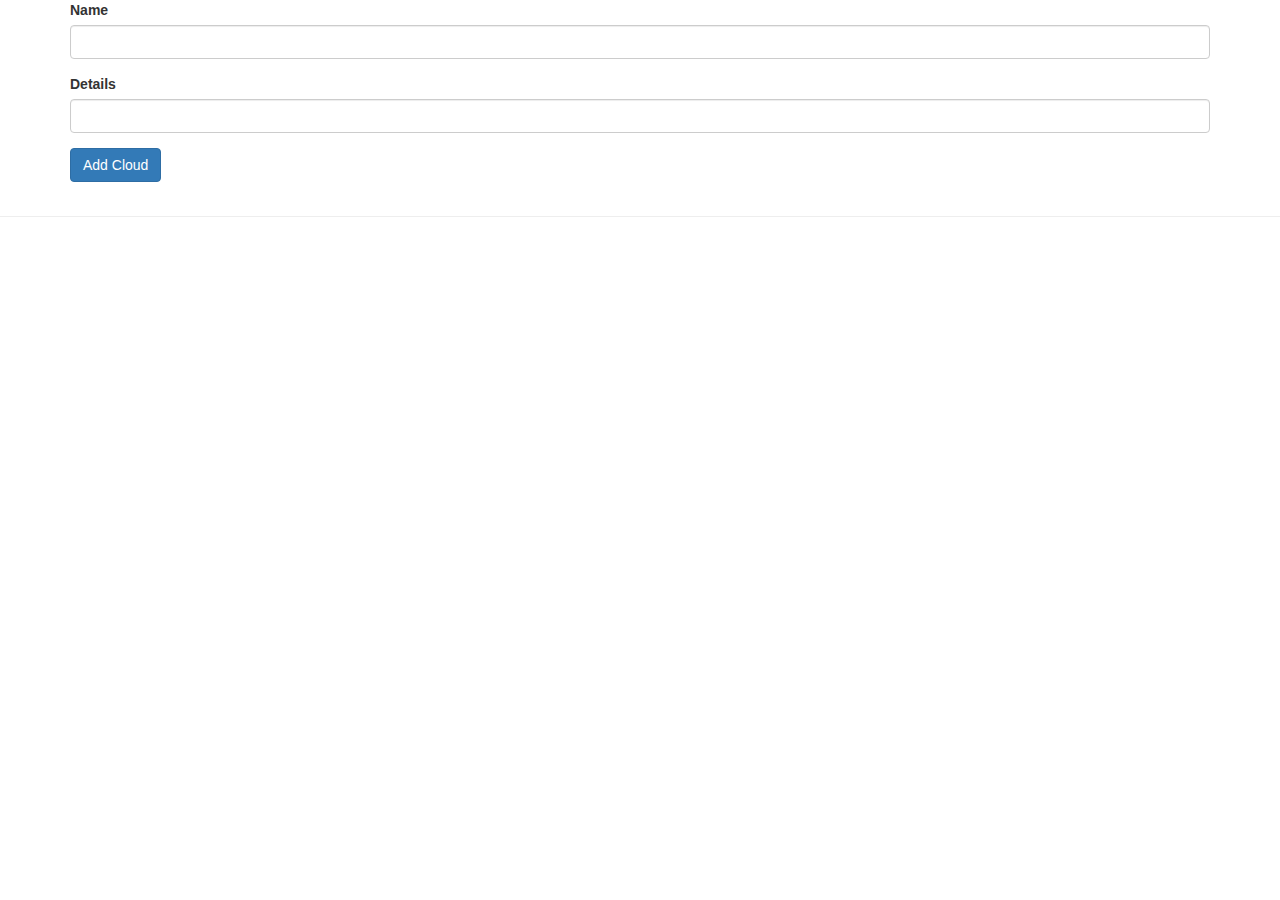
<file: Module-2/index.html>
<html>
<head>
	<title>API</title>
	<link rel ="stylesheet" href="https://maxcdn.bootstrapcdn.com/bootstrap/3.3.6/css/bootstrap.min.css">
	<script src="https://code.jquery.com/jquery-2.2.4.min.js"></script>
	<script src="main.js"></script>
</head>

<body onload="getClouds()">

	<div class="container">
		<form id="add-cloudProvider">
			<div class="form-group">
				<label>Name</label>
				<input type="text" id="name" class="form-control">
			</div>
			<div class="form-group">
				<label>Details</label>
				<input type="text" id="details" class="form-control">
			</div>
			<input type="submit" name="submit" value="Add Cloud" class="btn btn-primary">
		</form>
	</div>
	<hr />
	<div class="row">
		<div id="Clouds"></div></div>   
	 
	</div>
</body>
</html>
</file>
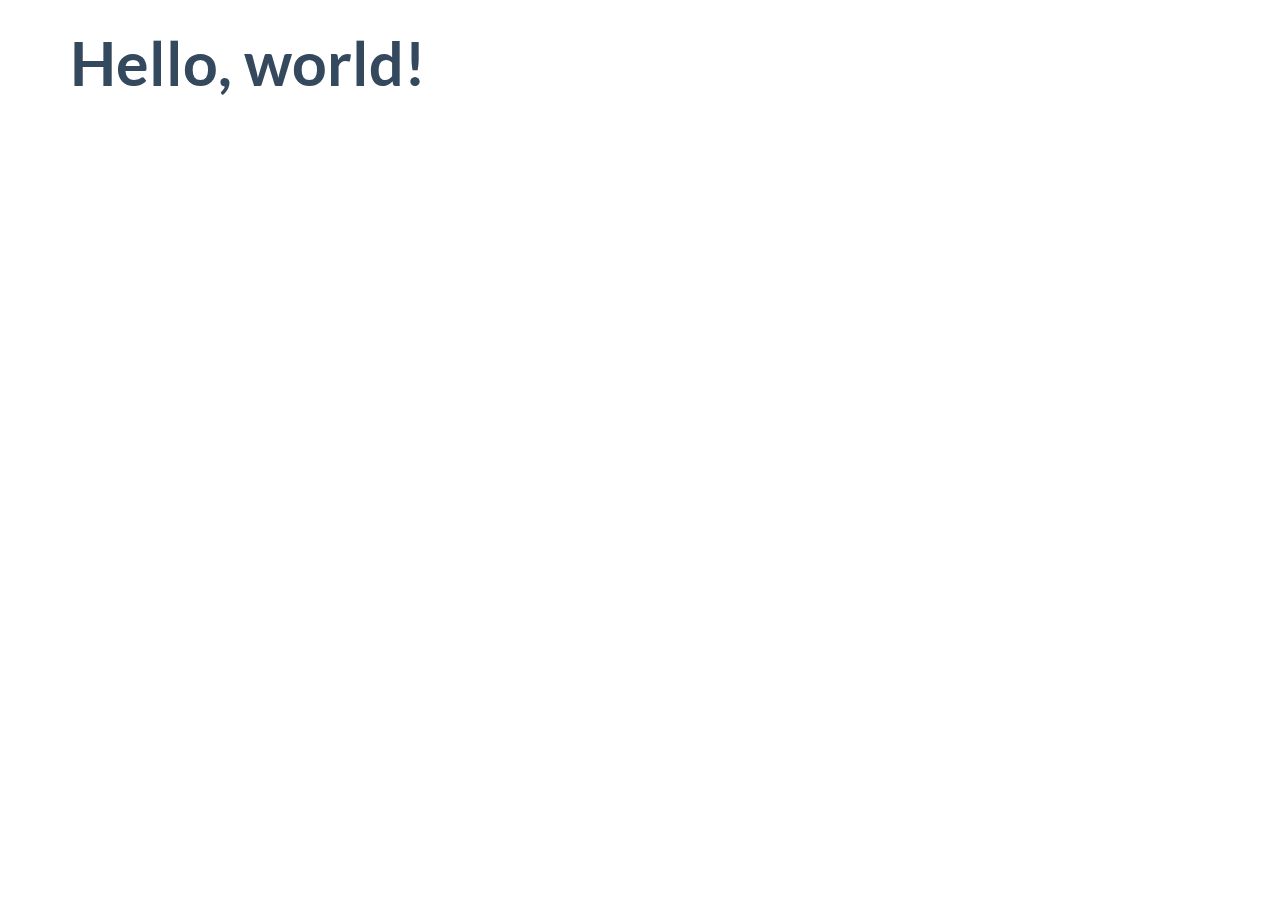
<file: Flat-UI-master/dist/index.html>
<!DOCTYPE html>
<html lang="en">
  <head>
    <meta charset="utf-8">
    <title>Flat UI Free 101 Template</title>
    <meta name="viewport" content="width=device-width, initial-scale=1.0">

    <!-- Loading Bootstrap -->
    <link href="../dist/css/vendor/bootstrap/css/bootstrap.min.css" rel="stylesheet">

    <!-- Loading Flat UI -->
    <link href="../dist/css/flat-ui.min.css" rel="stylesheet">

    <link rel="shortcut icon" href="img/favicon.ico">

    <!-- HTML5 shim, for IE6-8 support of HTML5 elements. All other JS at the end of file. -->
    <!--[if lt IE 9]>
      <script src="js/vendor/html5shiv.js"></script>
      <script src="js/vendor/respond.min.js"></script>
    <![endif]-->
  </head>
  <body>
    <div class="container">
        <h1>Hello, world!</h1>
    </div>
    <!-- /.container -->


    <!-- jQuery (necessary for Flat UI's JavaScript plugins) -->
    <script src="../dist/js/vendor/jquery.min.js"></script>
    <!-- Include all compiled plugins (below), or include individual files as needed -->
    <script src="../dist/js/vendor/video.js"></script>
    <script src="../dist/js/flat-ui.min.js"></script>

  </body>
</html>
</file>
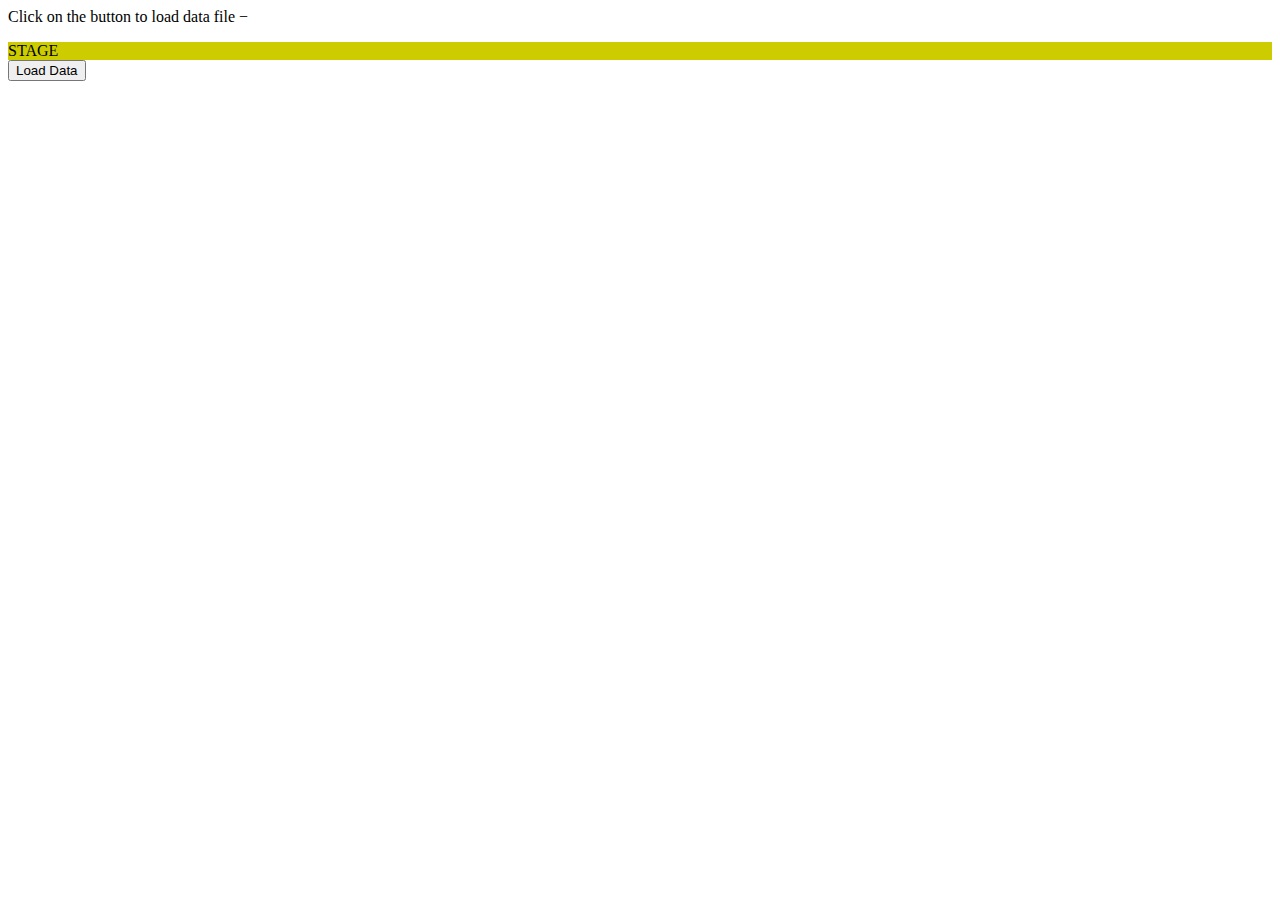
<file: Module-2/testDBconn.html>
<html>

   <head>
      <title>The jQuery Example</title>
      <script type = "text/javascript" 
         src = "http://ajax.googleapis.com/ajax/libs/jquery/2.1.3/jquery.min.js"></script>
		
      <script type = "text/javascript" language = "javascript">
         $(document).ready(function() {
            $("#driver").click(function(event){
               $('#stage').load('https://api.mlab.com/api/1/databases/cloud_cruisers/collections/RAW_DATA?apiKey=vPoKBtnYZowt4TRavfrZBJeudX667e7X');
            });
         });
      </script>
   </head>
	
   <body>
	
      <p>Click on the button to load data file −</p>
		
      <div id = "stage" style = "background-color:cc0;">
         STAGE
      </div>
		
      <input type = "button" id = "driver" value = "Load Data" />
		
   </body>
	
</html>
</file>
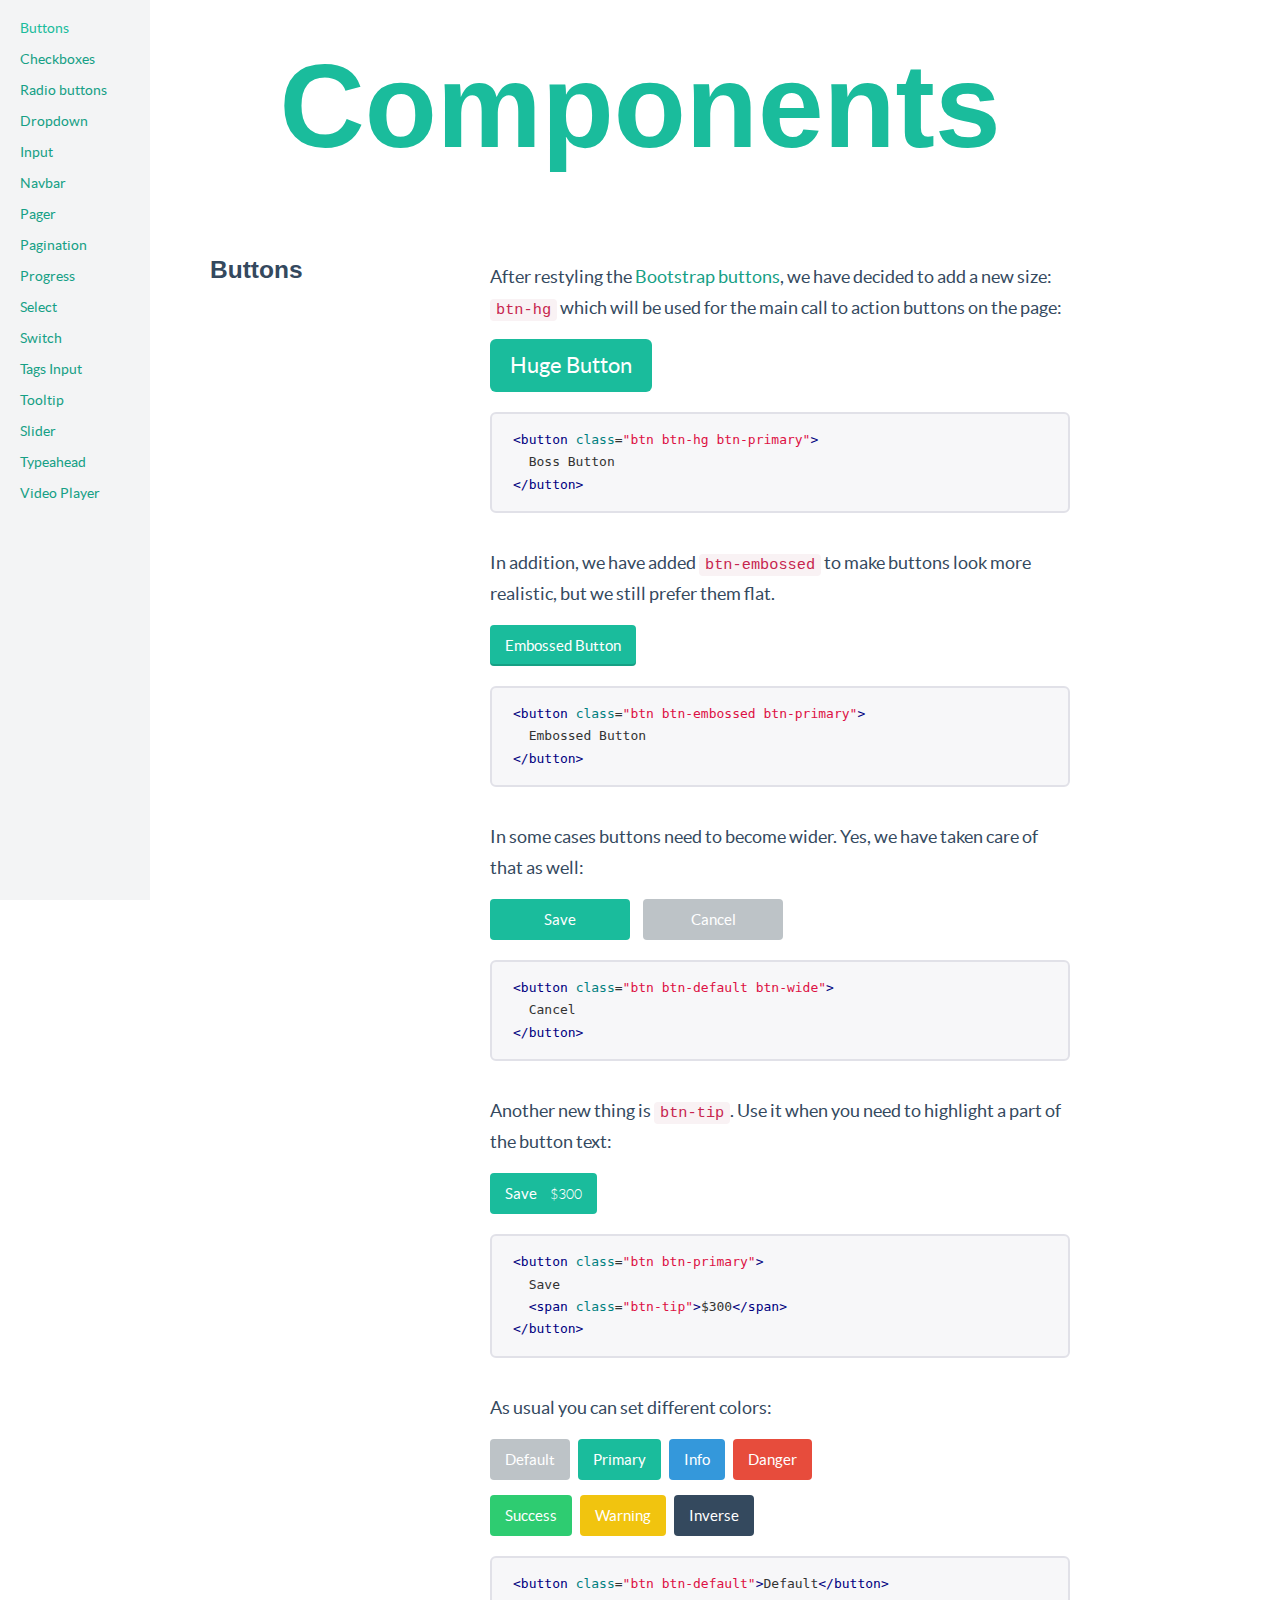
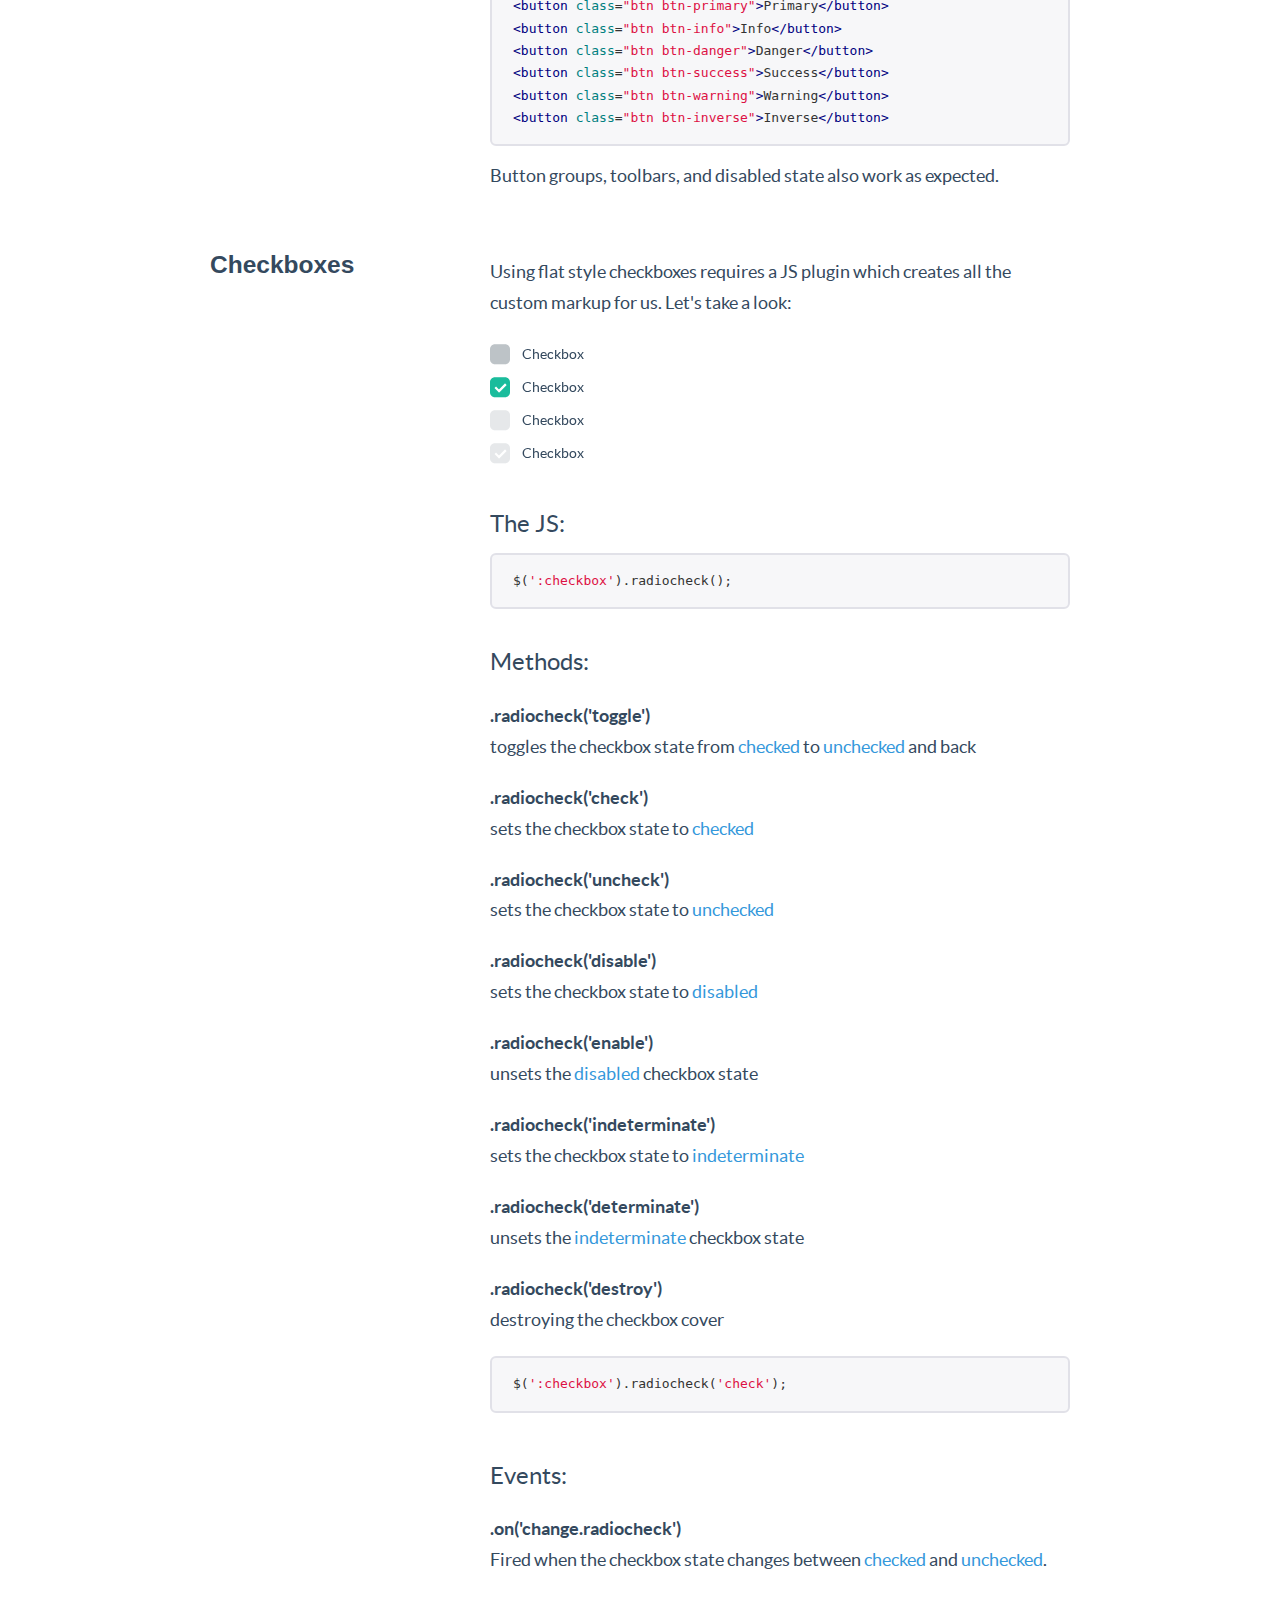
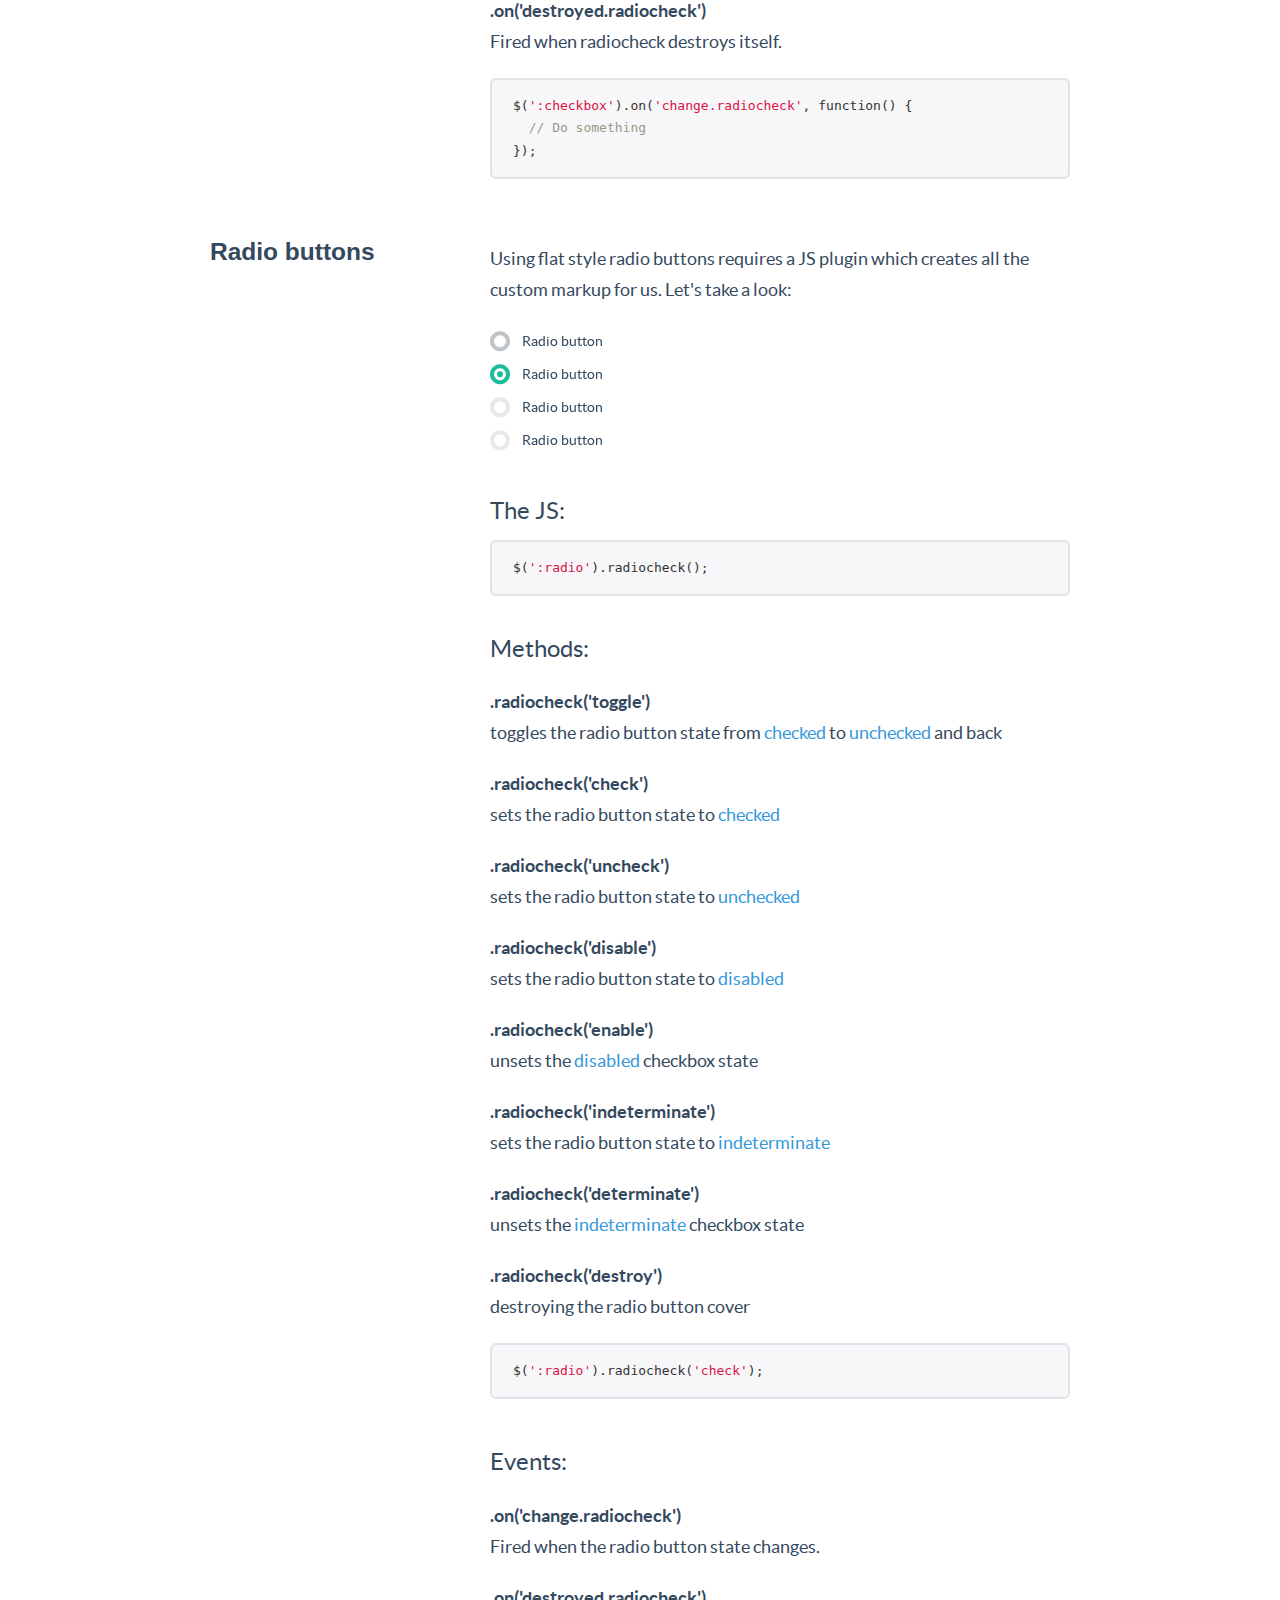
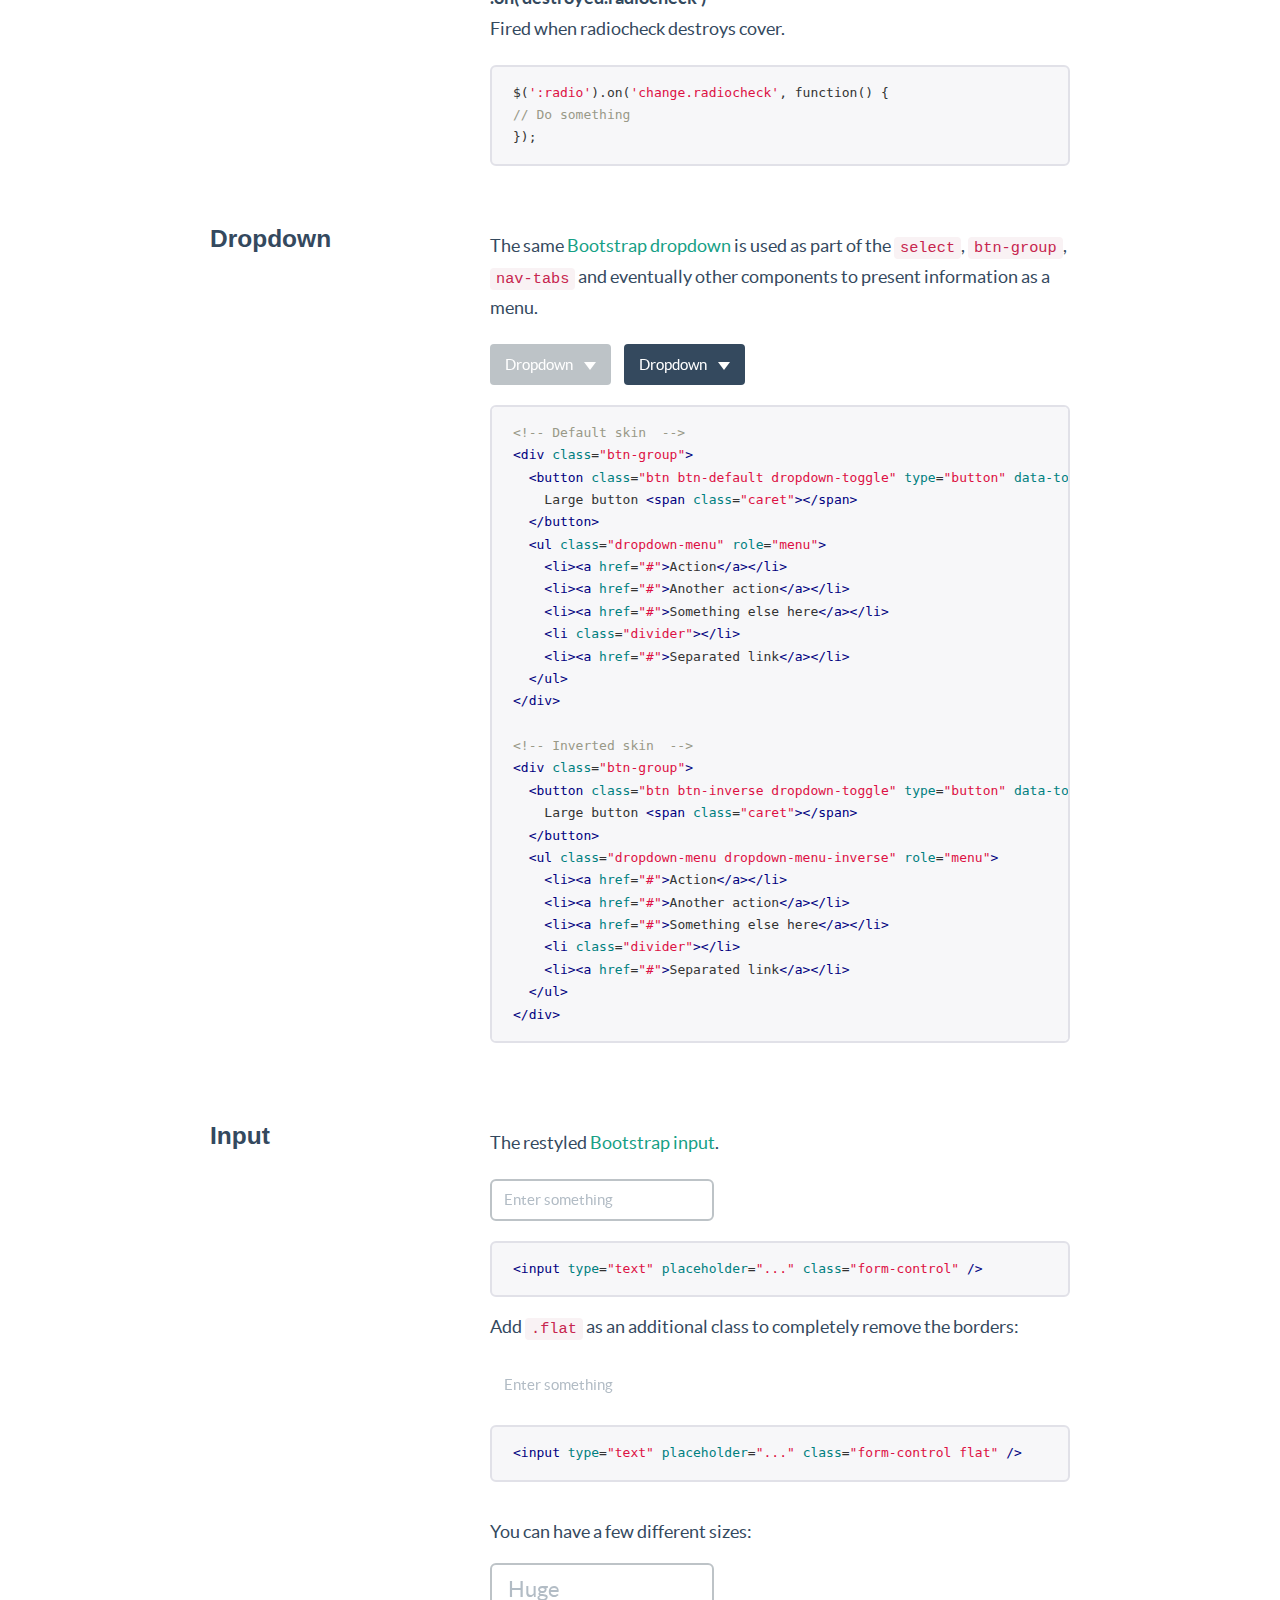
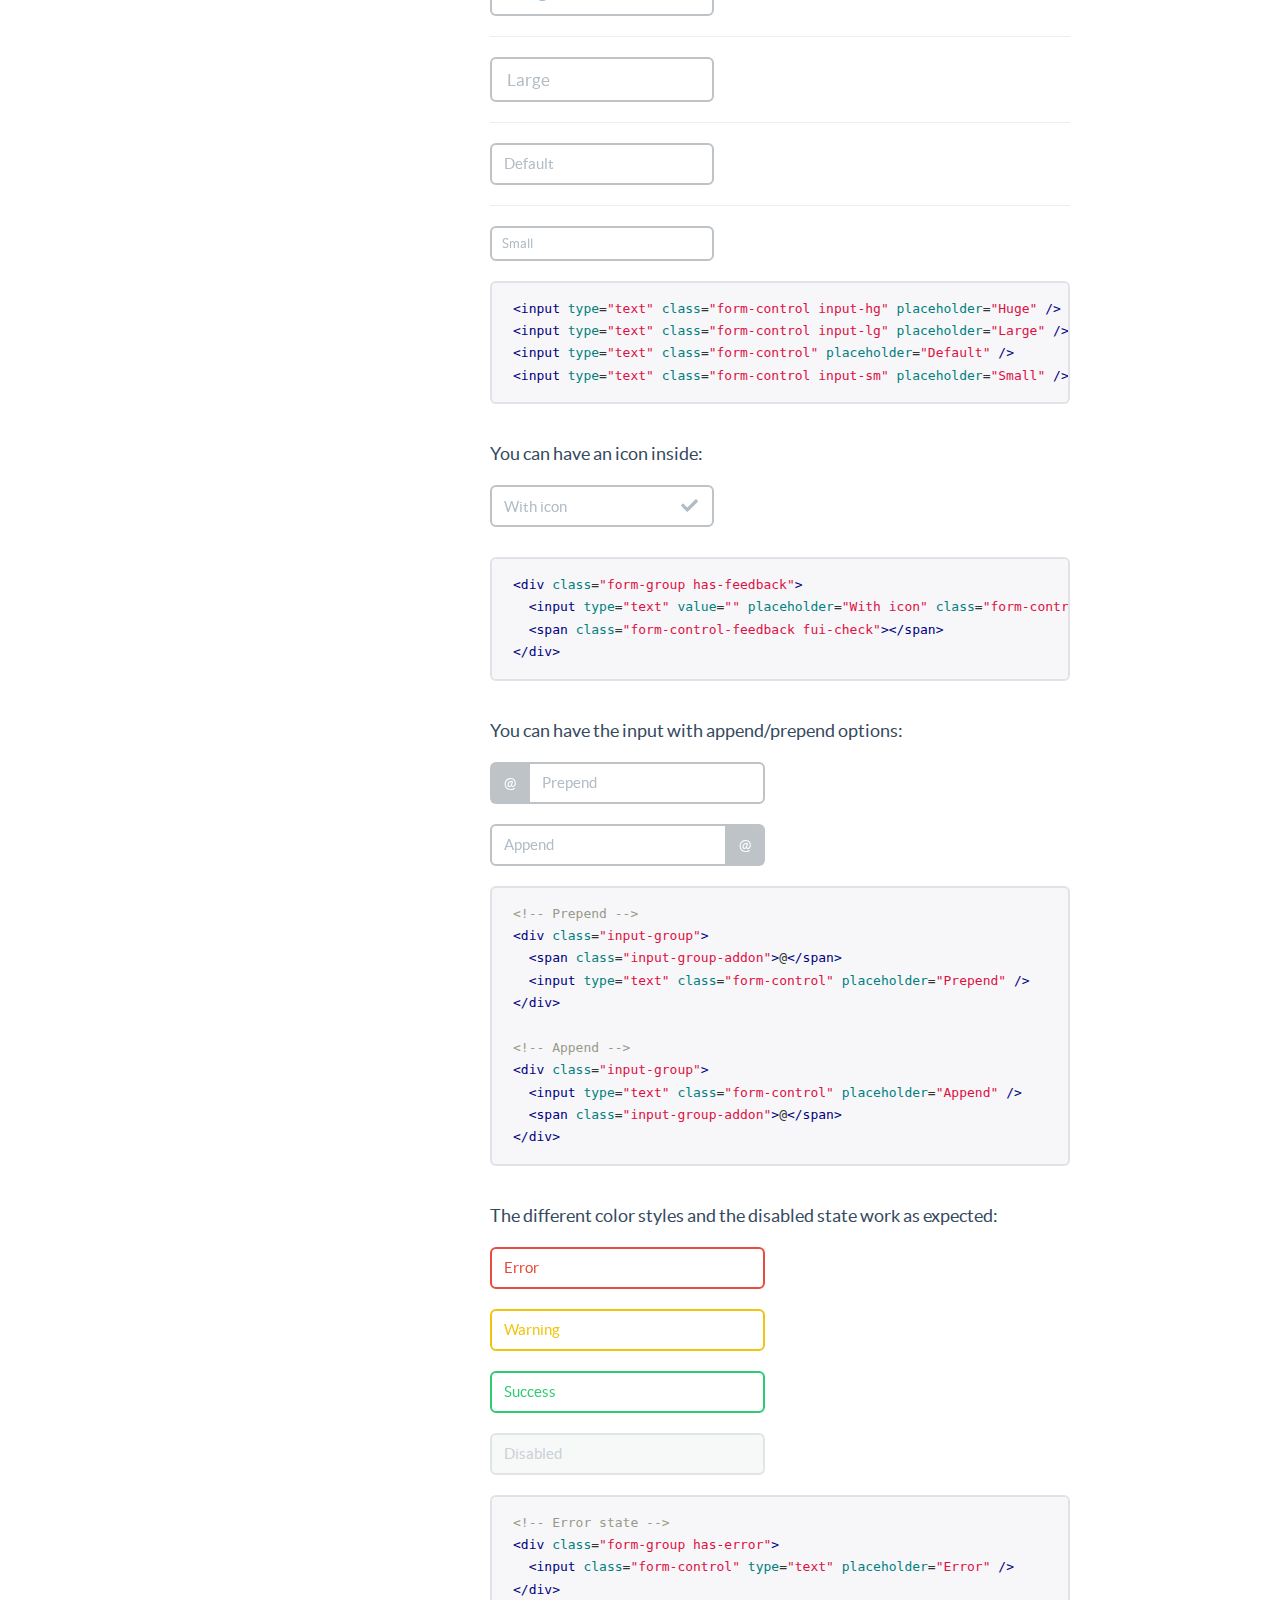
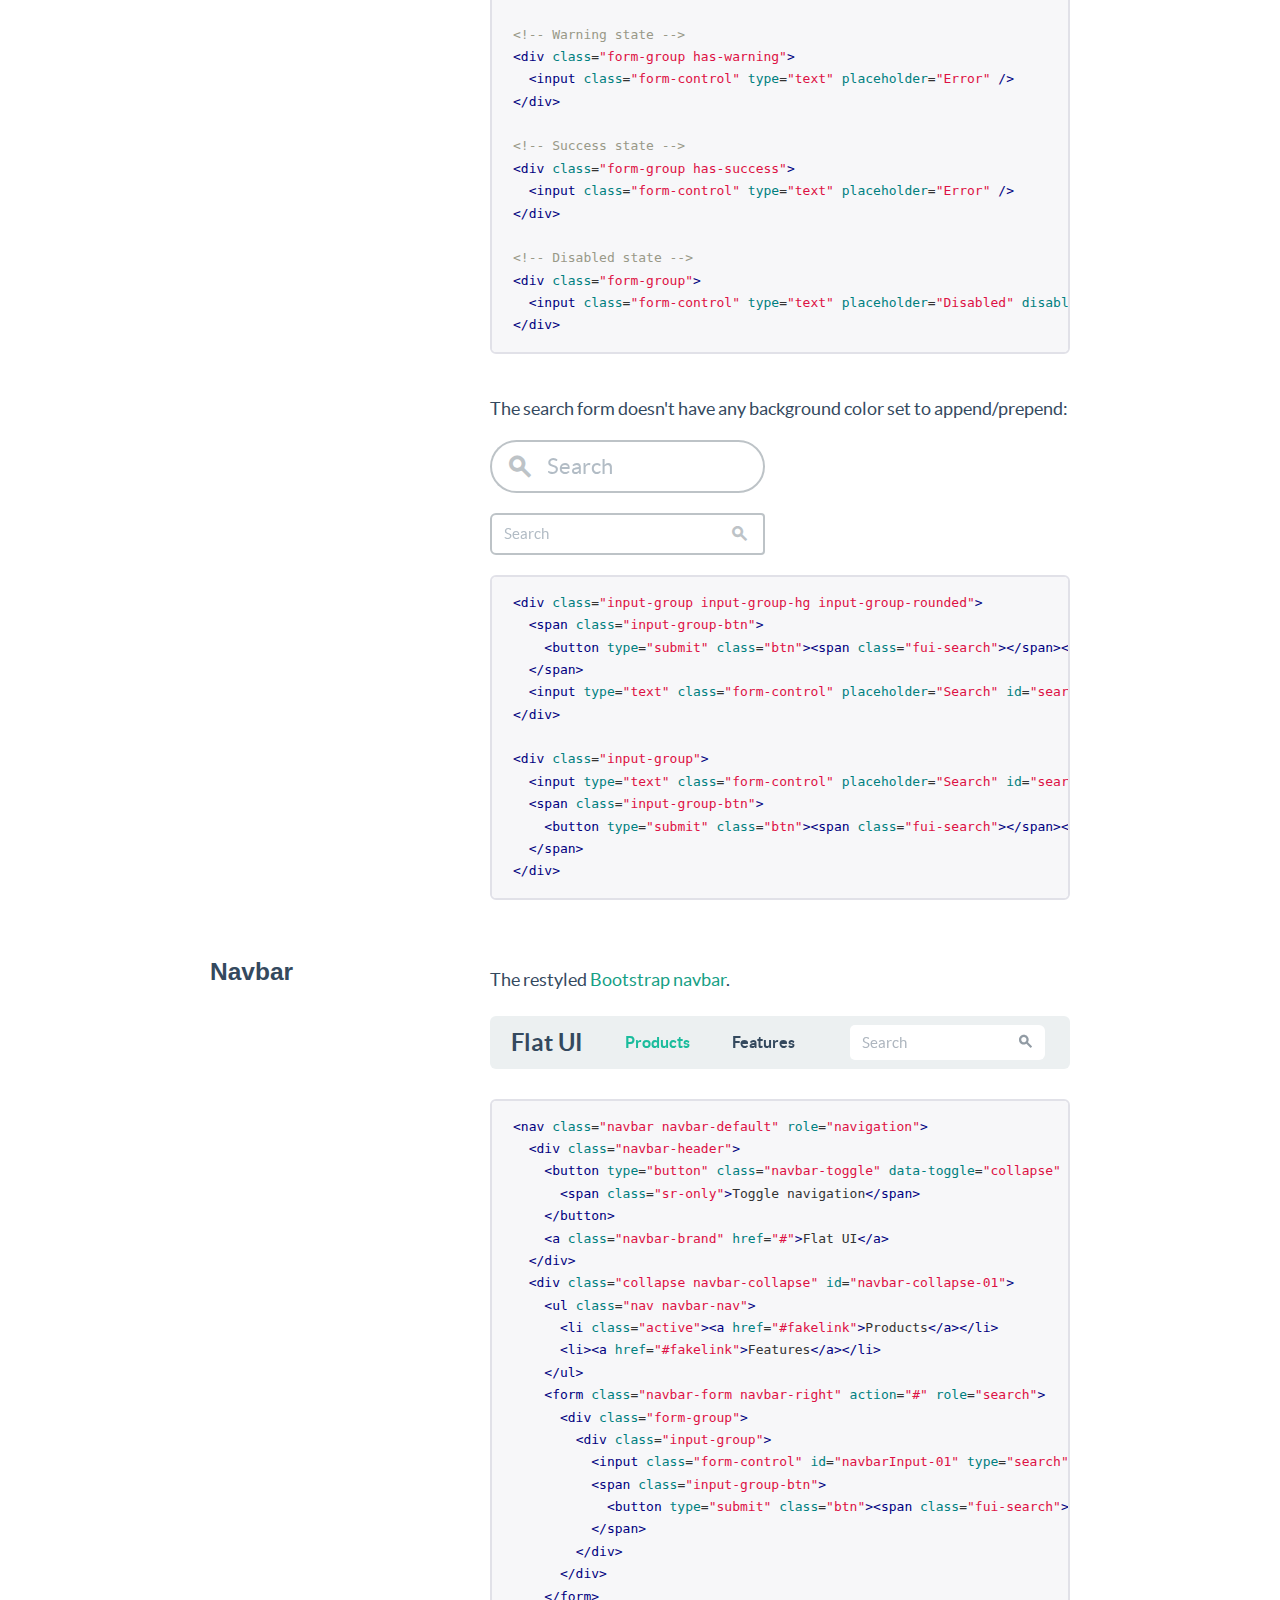
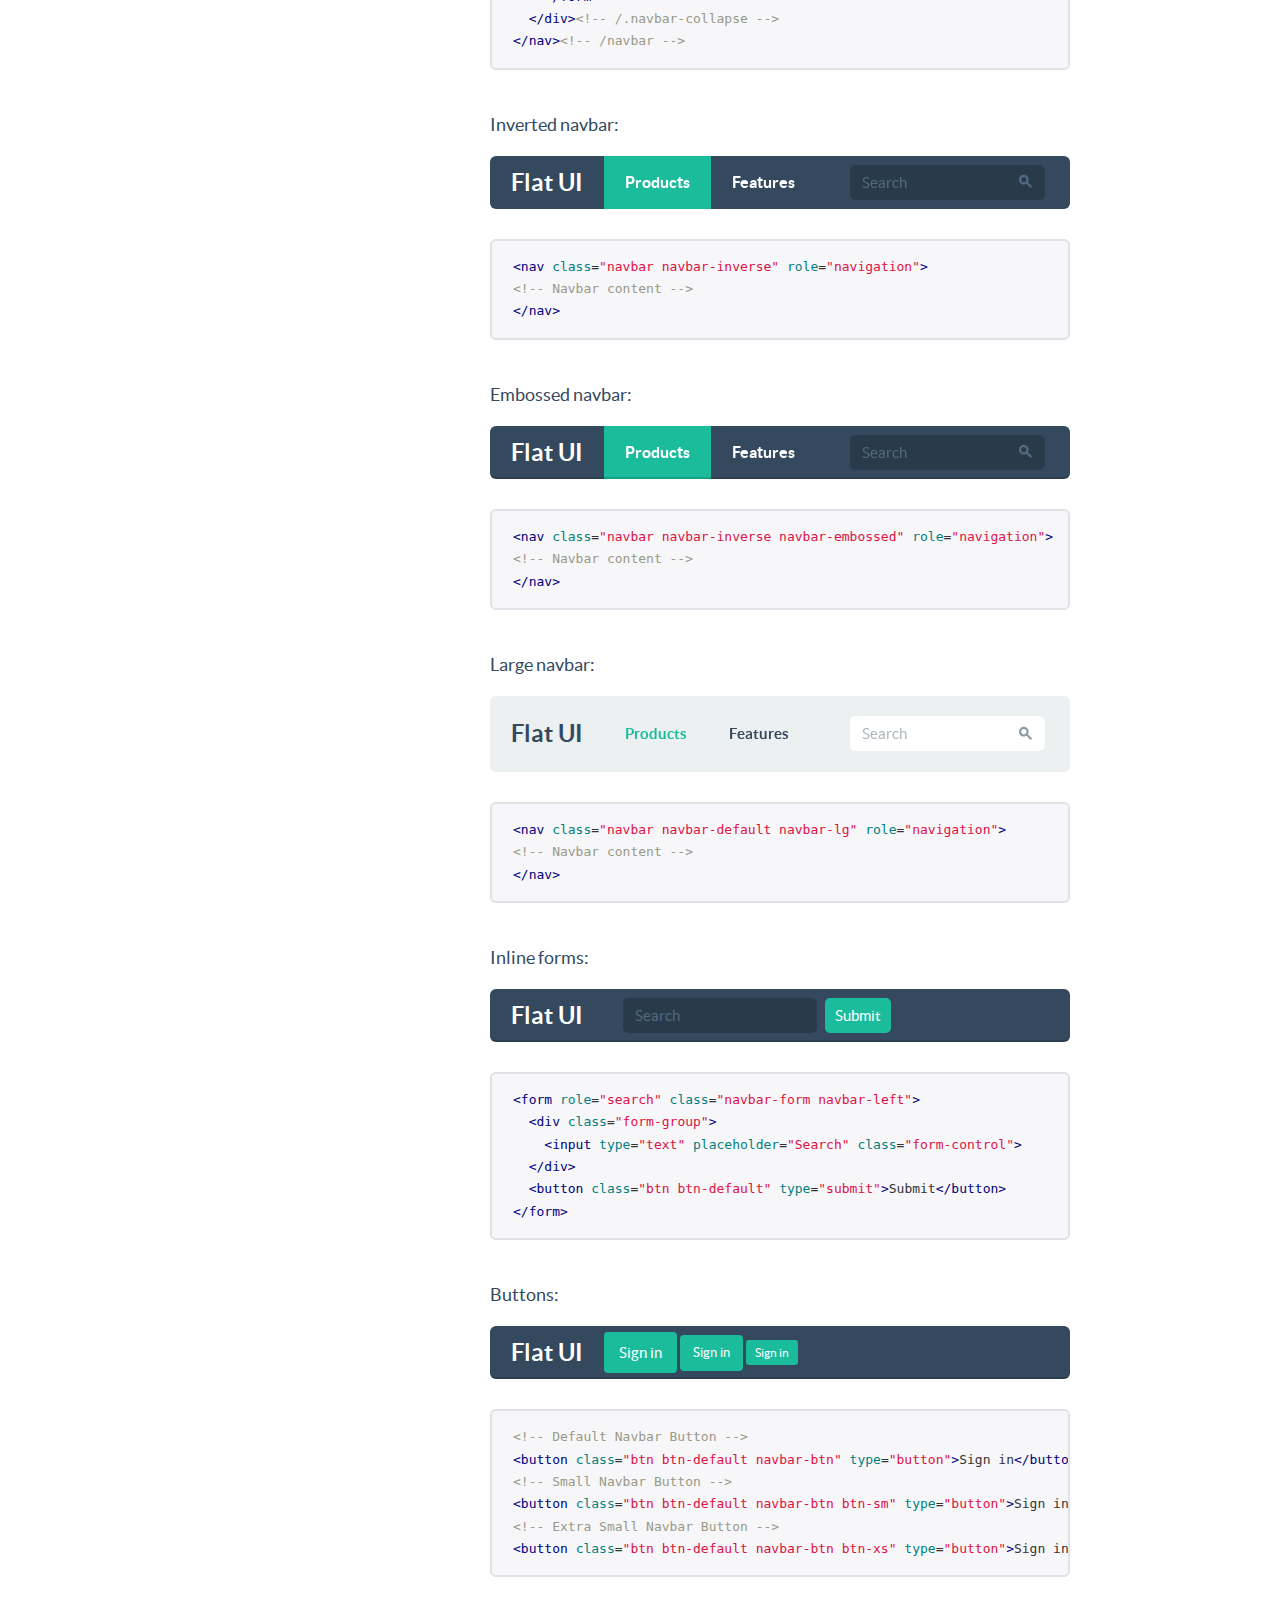
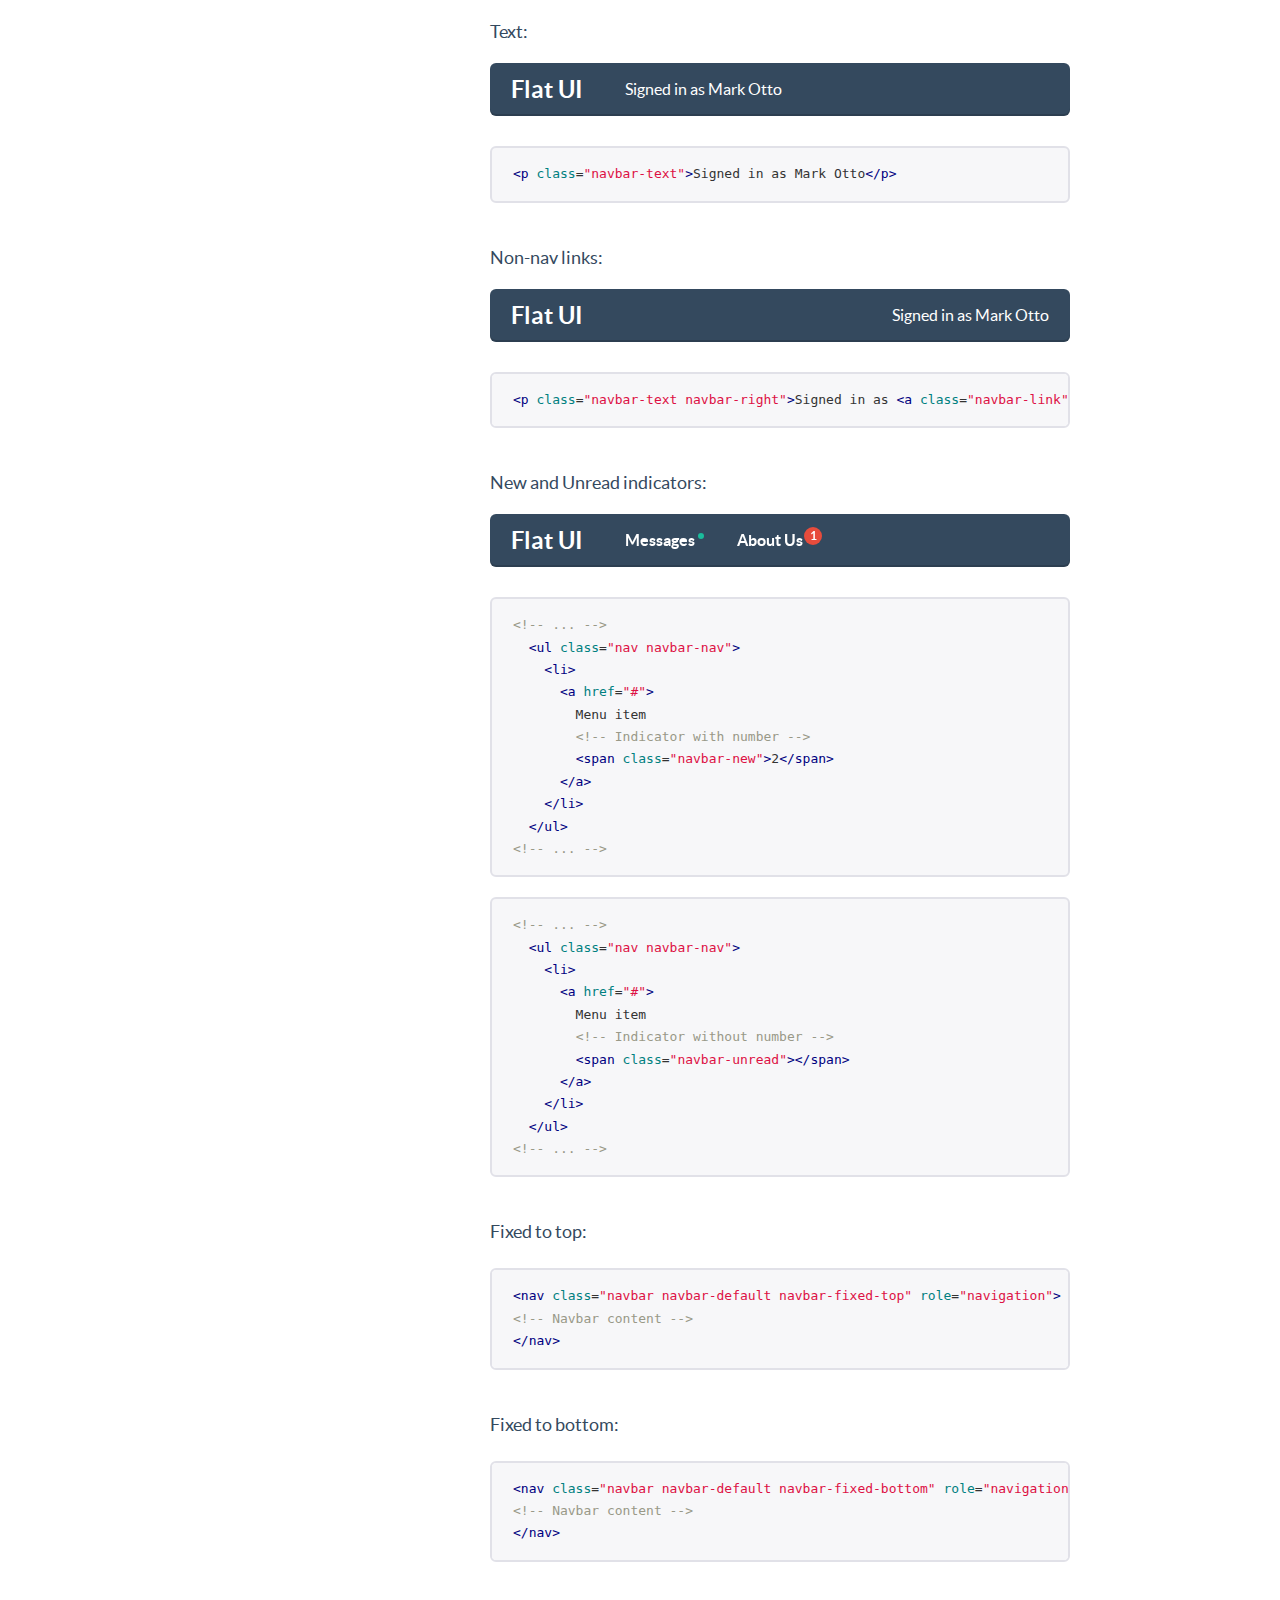
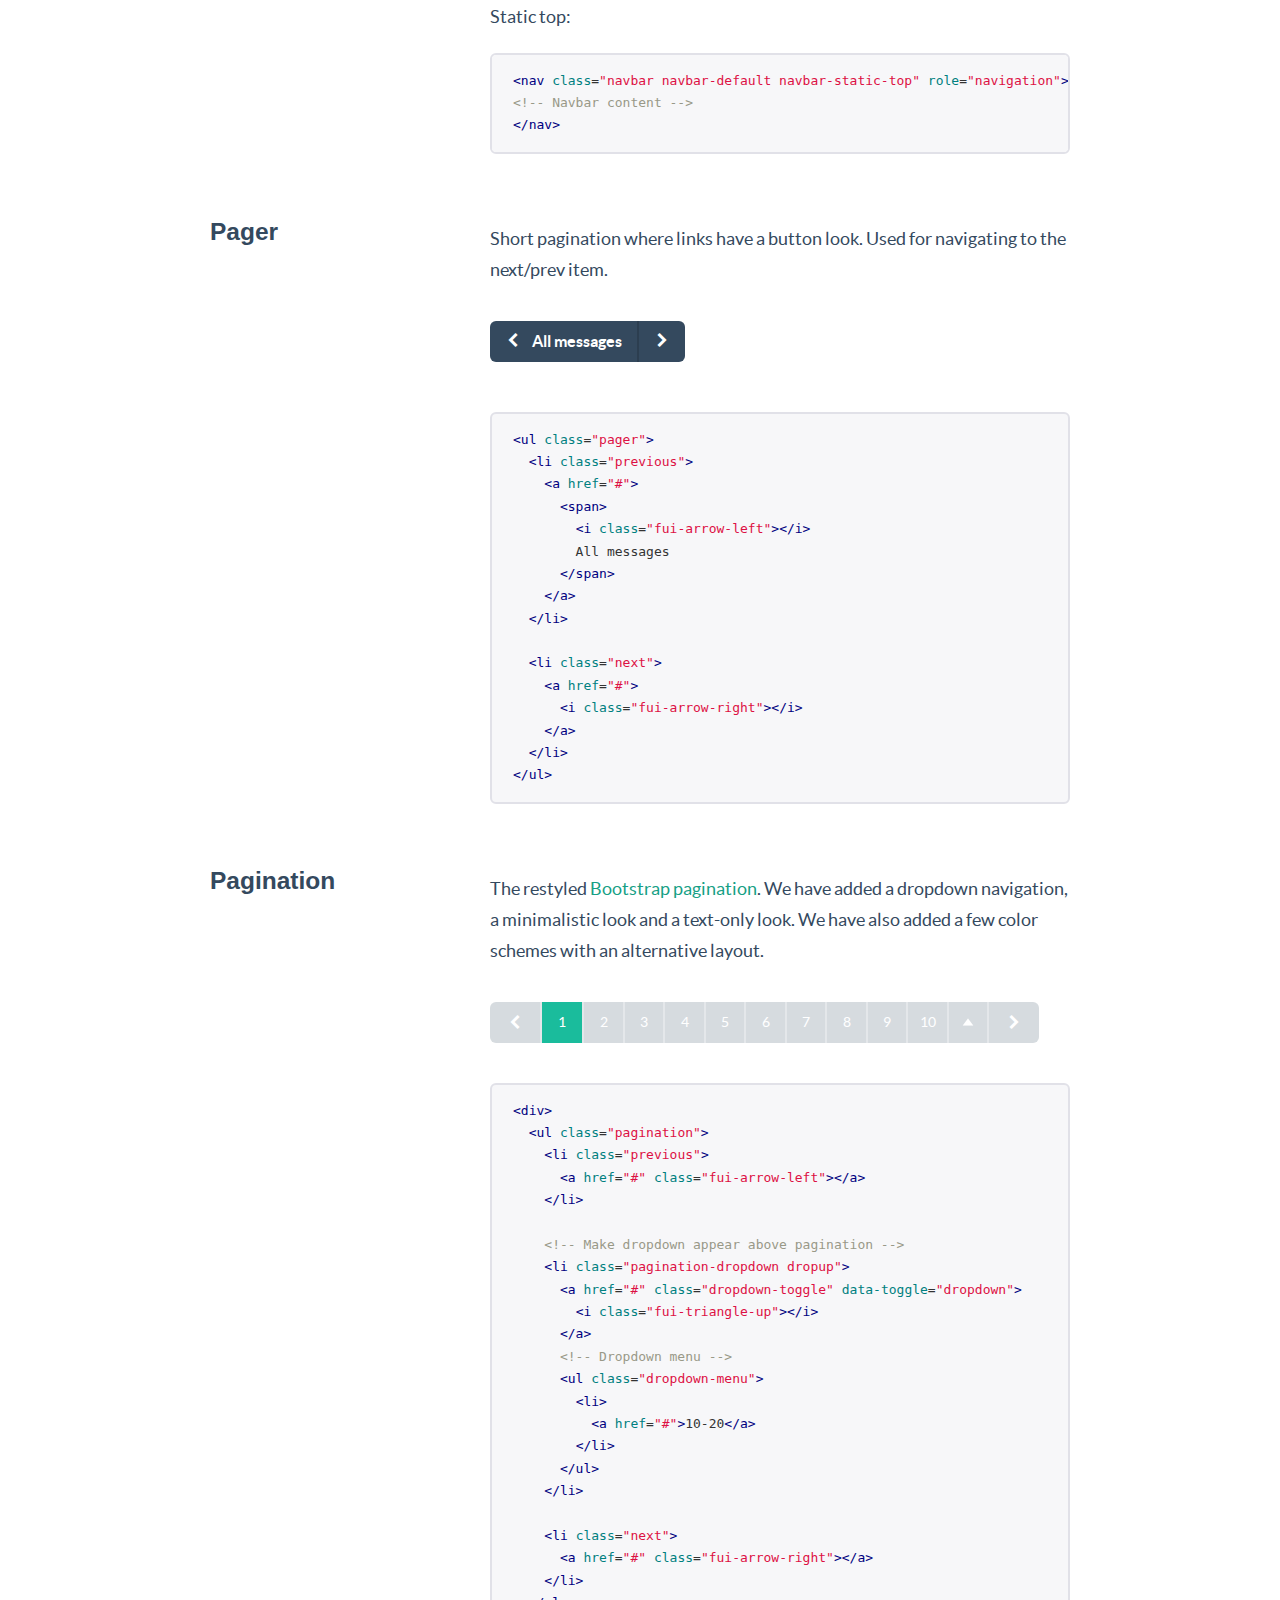
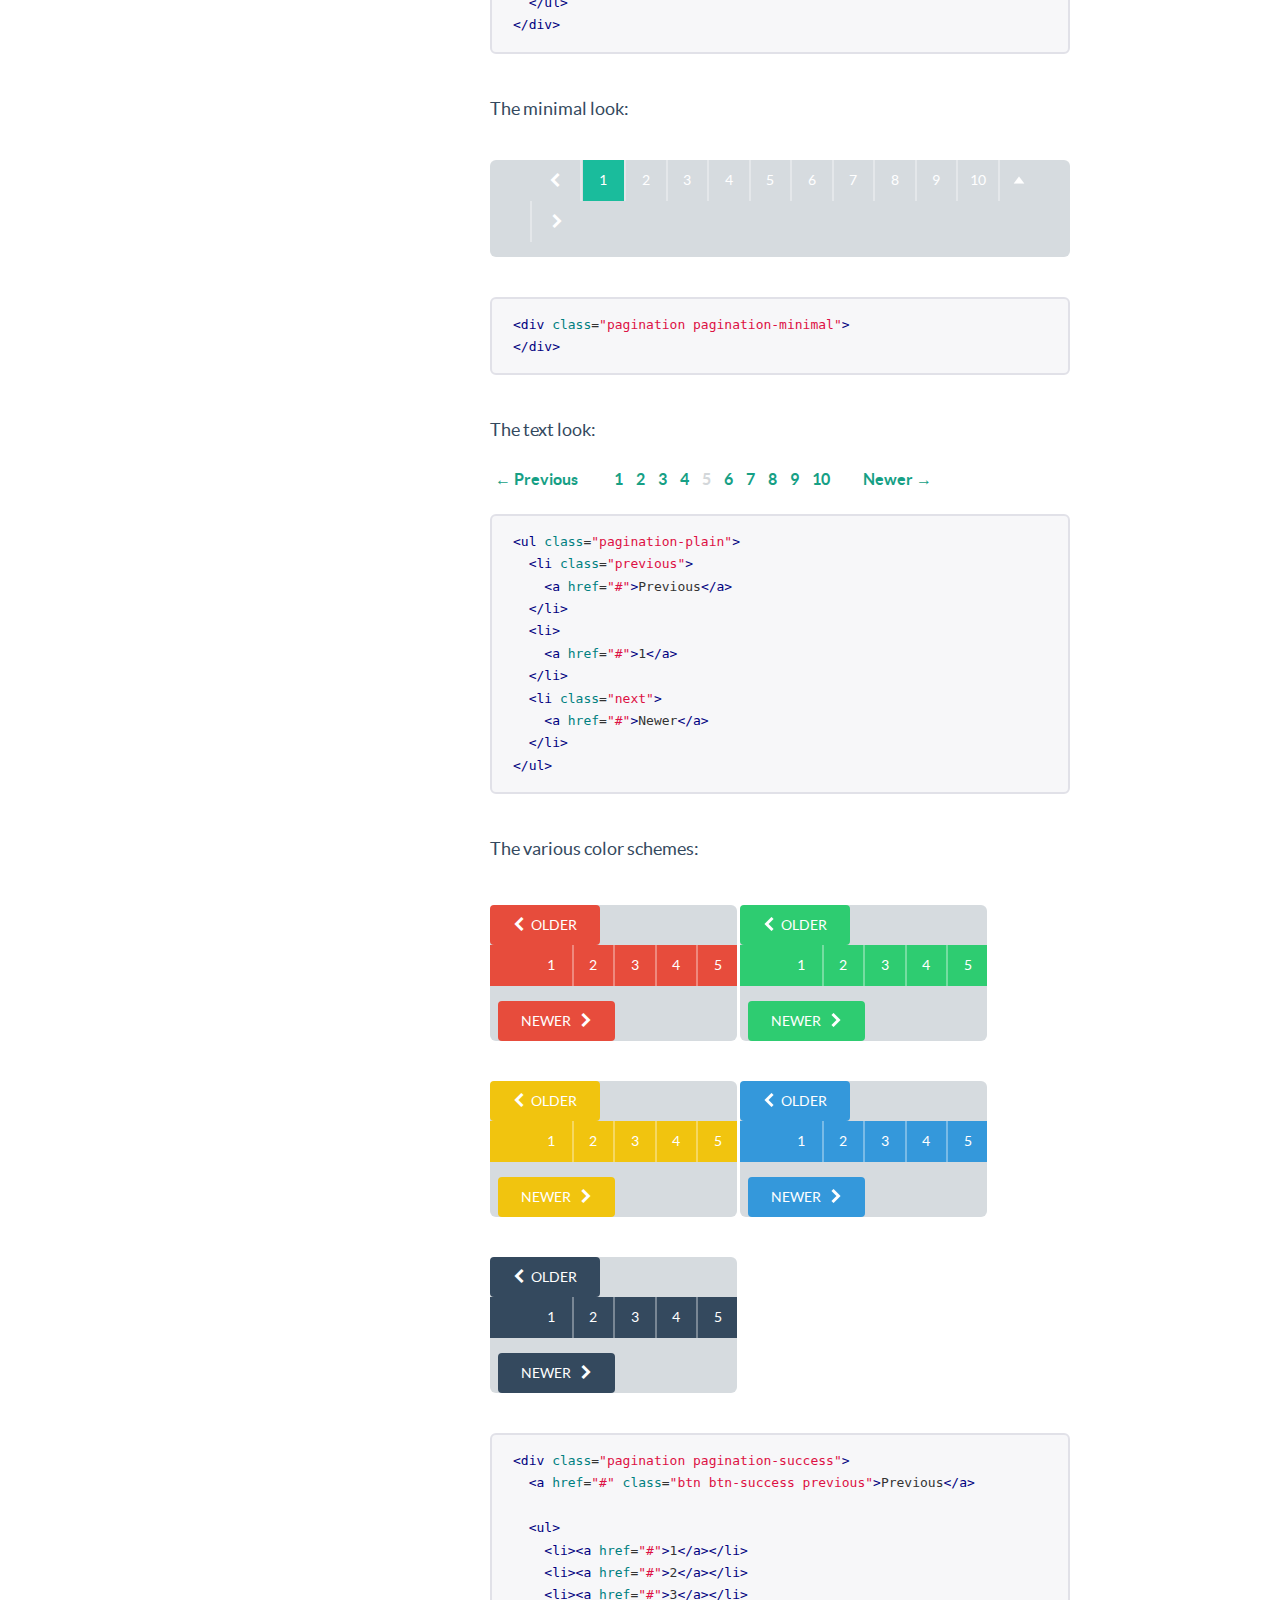
<file: Flat-UI-master/docs/components.html>
<!DOCTYPE html>
<html lang="en">
  <head>
    <meta charset="utf-8">
    <title>Components &middot; Flat UI Free</title>
    <meta name="viewport" content="width=device-width, initial-scale=1.0">

    <!-- Loading Bootstrap -->
    <link href="../dist/css/vendor/bootstrap/css/bootstrap.min.css" rel="stylesheet">

    <!-- Loading Flat UI -->
    <link href="../dist/css/flat-ui.min.css" rel="stylesheet">
    <link href="assets/css/docs.css" rel="stylesheet">

    <link rel="shortcut icon" href="../img/favicon.ico">

    <!-- HTML5 shim, for IE6-8 support of HTML5 elements. All other JS at the end of file. -->
    <!--[if lt IE 9]>
      <script src="../dist/js/vendor/html5shiv.js"></script>
      <script src="../dist/js/vendor/respond.min.js"></script>
    <![endif]-->
  </head>
  <body>
    <ul class="demo-sidebar hide-on-tablets">
      <li><a href="#fui-button">Buttons</a></li>
      <li><a href="#fui-checkbox">Checkboxes</a></li>
      <li><a href="#fui-radio">Radio buttons</a></li>
      <li><a href="#fui-dropdown">Dropdown</a></li>
      <li><a href="#fui-input">Input</a></li>
      <li><a href="#fui-navbar">Navbar</a></li>
      <li><a href="#fui-pager">Pager</a></li>
      <li><a href="#fui-pagination">Pagination</a></li>
      <li><a href="#fui-progress">Progress</a></li>
      <li><a href="#fui-select">Select</a></li>
      <li><a href="#fui-switch">Switch</a></li>
      <li><a href="#fui-tagsinput">Tags Input</a></li>
      <li><a href="#fui-tooltip">Tooltip</a></li>
      <li><a href="#fui-slider">Slider</a></li>
      <li><a href="#fui-typeahead">Typeahead</a></li>
      <li><a href="#fui-videoplayer">Video Player</a></li>
    </ul> <!-- /nav -->

		<h1 class="demo-headline">Components</h1>
    <div class="container">
    	<div id="fui-button"></div>

      <div class="demo-row">
        <div class="demo-title">
          <h3>Buttons</h3>
        </div>

        <div class="demo-content">
          <p>
            After restyling the <a href="http://getbootstrap.com/css/#buttons">Bootstrap buttons</a>, we have decided to add a new size: <code>btn-hg</code> which will be used for the main call to action buttons on the page:
          </p>
          <p class="mbl">
            <button class="btn btn-hg btn-primary">Huge Button</button>
          </p>
<pre class="prettyprint">
&lt;button class="btn btn-hg btn-primary"&gt;
  Boss Button
&lt;/button&gt;
</pre>

          <p class="ptl">
            In addition, we have added <code>btn-embossed</code> to make buttons look more realistic, but we still prefer them flat.
          </p>
          <p class="mbl">
            <button class="btn btn-embossed btn-primary">Embossed Button</button>
          </p>
<pre class="prettyprint">
&lt;button class="btn btn-embossed btn-primary"&gt;
  Embossed Button
&lt;/button&gt;
</pre>

          <p class="ptl">
            In some cases buttons need to become wider. Yes, we have taken care of that as well:
          </p>
          <p class="mbl">
            <button class="btn btn-wide btn-primary mrm">Save</button>
            <button class="btn btn-wide btn-default">Cancel</button>
          </p>
<pre class="prettyprint">
&lt;button class="btn btn-default btn-wide"&gt;
  Cancel
&lt;/button&gt;
</pre>

          <p class="ptl">
            Another new thing is <code>btn-tip</code>. Use it when you need to highlight a part of the button text:
          </p>
          <p class="mbl">
            <button class="btn btn-primary">
              Save
              <span class="btn-tip">$300</span>
            </button>
          </p>
<pre class="prettyprint">
&lt;button class="btn btn-primary"&gt;
  Save
  &lt;span class="btn-tip"&gt;$300&lt;/span&gt;
&lt;/button&gt;
</pre>

          <p class="ptl">
            As usual you can set different colors:
          </p>
          <p>
	          <button class="btn btn-default mrs">Default</button>
            <button class="btn btn-primary mrs">Primary</button>
            <button class="btn btn-info mrs">Info</button>
            <button class="btn btn-danger mrs">Danger</button>
          </p>
          <p class="mbl">
            <button class="btn btn-success mrs">Success</button>
            <button class="btn btn-warning mrs">Warning</button>
            <button class="btn btn-inverse mrs">Inverse</button>
          </p>
<pre class="prettyprint">
&lt;button class="btn btn-default"&gt;Default&lt;/button&gt;
&lt;button class="btn btn-primary"&gt;Primary&lt;/button&gt;
&lt;button class="btn btn-info"&gt;Info&lt;/button&gt;
&lt;button class="btn btn-danger"&gt;Danger&lt;/button&gt;
&lt;button class="btn btn-success"&gt;Success&lt;/button&gt;
&lt;button class="btn btn-warning"&gt;Warning&lt;/button&gt;
&lt;button class="btn btn-inverse"&gt;Inverse&lt;/button&gt;
</pre>

          <p>
            Button groups, toolbars, and disabled state also work as expected.
          </p>

          <div id="fui-checkbox"></div>
        </div>
      </div><!-- /.demo-row -->


      <div class="demo-row">
        <div class="demo-title">
          <h3>Checkboxes</h3>
        </div>

        <div class="demo-content">
          <p>
            Using flat style checkboxes requires a JS plugin which creates all the custom markup for us. Let's take a look:
          </p>
          <form action="#">
            <div class="row">
              <div class="col-md-6">
                <label class="checkbox" for="checkbox1">
                  <input type="checkbox" value="" id="checkbox1" data-toggle="checkbox">
                  Checkbox
                </label>
                <label class="checkbox" for="checkbox2">
                  <input type="checkbox" value="" id="checkbox2" checked="checked" data-toggle="checkbox">
                  Checkbox
                </label>
                <label class="checkbox" for="checkbox3">
                  <input type="checkbox" value="" id="checkbox3" data-toggle="checkbox" disabled="">
                  Checkbox
                </label>
                <label class="checkbox" for="checkbox4">
                  <input type="checkbox" value="" id="checkbox4" checked="checked" data-toggle="checkbox" disabled="">
                  Checkbox
                </label>
              </div>
            </div>
          </form>

          <h6 class="ptl">The JS:</h6>
<pre class="prettyprint">
$(':checkbox').radiocheck();
</pre>

          <div class="pvm">
            <h6>Methods:</h6>
          </div>
          <p class="mbl">
            <strong>.radiocheck('toggle')</strong>
            <br/>
            toggles the checkbox state from <span class="text-info">checked</span>
            to <span class="text-info">unchecked</span> and back
          </p>
          <p class="mbl">
            <strong>.radiocheck('check')</strong>
            <br/>
            sets the checkbox state to <span class="text-info">checked</span>
          </p>
          <p class="mbl">
            <strong>.radiocheck('uncheck')</strong>
            <br/>
            sets the checkbox state to <span class="text-info">unchecked</span>
          </p>
          <p class="mbl">
            <strong>.radiocheck('disable')</strong>
            <br/>
            sets the checkbox state to <span class="text-info">disabled</span>
          </p>
          <p class="mbl">
            <strong>.radiocheck('enable')</strong>
            <br/>
            unsets the <span class="text-info">disabled</span> checkbox state
          </p>
          <p class="mbl">
            <strong>.radiocheck('indeterminate')</strong>
            <br/>
            sets the checkbox state to <span class="text-info">indeterminate</span>
          </p>
          <p class="mbl">
            <strong>.radiocheck('determinate')</strong>
            <br/>
            unsets the <span class="text-info">indeterminate</span> checkbox state
          </p>
          <p class="mbl">
            <strong>.radiocheck('destroy')</strong>
            <br/>
            destroying the checkbox cover
          </p>
<pre class="prettyprint">
$(':checkbox').radiocheck('check');
</pre>

          <div class="pbm ptl">
            <h6>Events:</h6>
          </div>
          <p class="mbl">
            <strong>.on('change.radiocheck')</strong>
            <br/>
            Fired when the checkbox state changes between
            <span class="text-info">checked</span> and
            <span class="text-info">unchecked</span>.
          </p>
          <p class="mbl">
            <strong>.on('destroyed.radiocheck')</strong>
            <br/>
            Fired when radiocheck destroys itself.
          </p>
<pre class="prettyprint">
$(':checkbox').on('change.radiocheck', function() {
  // Do something
});
</pre>
          <div id="fui-radio"></div>
        </div> <!-- /.demo-content -->
      </div> <!-- /.demo-row -->


      <div class="demo-row">
        <div class="demo-title">
          <h3>Radio buttons</h3>
        </div>

        <div class="demo-content">
          <p>
            Using flat style radio buttons requires a JS plugin which creates all the custom markup for us. Let's take a look:
          </p>
          <form action="#">
            <div class="row">
              <div class="col-md-6">
                <label class="radio" for="radio1">
                  <input type="radio" name="optionsRadios1" value="" id="radio1" data-toggle="radio">
                  Radio button
                </label>
                <label class="radio" for="radio2">
                  <input type="radio" name="optionsRadios1" value="" id="radio2" data-toggle="radio" checked="checked" >
                  Radio button
                </label>
                <label class="radio" for="radio3">
                  <input type="radio" name="optionsRadios1" value="" id="radio3" data-toggle="radio" disabled="">
                  Radio button
                </label>
                <label class="radio" for="radio4">
                  <input type="radio" name="optionsRadios1" value="" id="radio4" data-toggle="radio" disabled="">
                  Radio button
                </label>
              </div>
            </div>
          </form>

          <h6 class="ptl">The JS:</h6>
<pre class="prettyprint">
$(':radio').radiocheck();
</pre>

          <div class="pvm">
            <h6>Methods:</h6>
          </div>
          <p class="mbl">
            <strong>.radiocheck('toggle')</strong>
            <br/>
            toggles the radio button state from <span class="text-info">checked</span>
            to <span class="text-info">unchecked</span> and back
          </p>
          <p class="mbl">
            <strong>.radiocheck('check')</strong>
            <br/>
            sets the radio button state to <span class="text-info">checked</span>
          </p>
          <p class="mbl">
            <strong>.radiocheck('uncheck')</strong>
            <br/>
            sets the radio button state to <span class="text-info">unchecked</span>
          </p>
          <p class="mbl">
            <strong>.radiocheck('disable')</strong>
            <br/>
            sets the radio button state to <span class="text-info">disabled</span>
          </p>
          <p class="mbl">
            <strong>.radiocheck('enable')</strong>
            <br/>
            unsets the <span class="text-info">disabled</span> checkbox state
          </p>
          <p class="mbl">
            <strong>.radiocheck('indeterminate')</strong>
            <br/>
            sets the radio button state to <span class="text-info">indeterminate</span>
          </p>
          <p class="mbl">
            <strong>.radiocheck('determinate')</strong>
            <br/>
            unsets the <span class="text-info">indeterminate</span> checkbox state
          </p>
          <p class="mbl">
            <strong>.radiocheck('destroy')</strong>
            <br/>
            destroying the radio button cover
          </p>
<pre class="prettyprint">
$(':radio').radiocheck('check');
</pre>

          <div class="pbm ptl">
            <h6>Events:</h6>
          </div>
          <p class="mbl">
            <strong>.on('change.radiocheck')</strong>
            <br/>
            Fired when the radio button state changes.
          </p>
          <p class="mbl">
            <strong>.on('destroyed.radiocheck')</strong>
            <br/>
            Fired when radiocheck destroys cover.
          </p>
<pre class="prettyprint">
$(':radio').on('change.radiocheck', function() {
// Do something
});
</pre>

          <div id="fui-dropdown"></div>
        </div> <!-- /.demo-content -->
      </div> <!-- /.demo-row -->
    </div><!-- /.container -->



    <div class="container">
      <div class="demo-row">
        <div class="demo-title">
          <h3>Dropdown</h3>
        </div>

        <div class="demo-content">
          <p class="mbl">
            The same <a href="http://getbootstrap.com/components/#dropdowns">Bootstrap dropdown</a> is used as part of the <code>select</code>, <code>btn-group</code>, <code>nav-tabs</code> and eventually other components to present information as a menu.
          </p>

          <div class="btn-group mrm">
            <button class="btn btn-default dropdown-toggle" type="button" data-toggle="dropdown">
              Dropdown <span class="caret"></span>
            </button>
            <ul class="dropdown-menu" role="menu">
              <li><a href="#">Action</a></li>
              <li><a href="#">Another action</a></li>
              <li><a href="#">Something else here</a></li>
              <li class="divider"></li>
              <li><a href="#">Separated link</a></li>
            </ul>
          </div>

          <div class="btn-group">
            <button class="btn btn-inverse dropdown-toggle" type="button" data-toggle="dropdown">
              Dropdown <span class="caret"></span>
            </button>
            <ul class="dropdown-menu dropdown-menu-inverse" role="menu">
              <li><a href="#">Action</a></li>
              <li><a href="#">Another action</a></li>
              <li><a href="#">Something else here</a></li>
              <li class="divider"></li>
              <li><a href="#">Separated link</a></li>
            </ul>
          </div>

          <div class="pvl">
<pre class="prettyprint">
&lt;!-- Default skin  --&gt;
&lt;div class="btn-group"&gt;
  &lt;button class="btn btn-default dropdown-toggle" type="button" data-toggle="dropdown"&gt;
    Large button &lt;span class="caret"&gt;&lt;/span&gt;
  &lt;/button&gt;
  &lt;ul class="dropdown-menu" role="menu"&gt;
    &lt;li&gt;&lt;a href="#"&gt;Action&lt;/a&gt;&lt;/li&gt;
    &lt;li&gt;&lt;a href="#"&gt;Another action&lt;/a&gt;&lt;/li&gt;
    &lt;li&gt;&lt;a href="#"&gt;Something else here&lt;/a&gt;&lt;/li&gt;
    &lt;li class="divider"&gt;&lt;/li&gt;
    &lt;li&gt;&lt;a href="#"&gt;Separated link&lt;/a&gt;&lt;/li&gt;
  &lt;/ul&gt;
&lt;/div&gt;

&lt;!-- Inverted skin  --&gt;
&lt;div class="btn-group"&gt;
  &lt;button class="btn btn-inverse dropdown-toggle" type="button" data-toggle="dropdown"&gt;
    Large button &lt;span class="caret"&gt;&lt;/span&gt;
  &lt;/button&gt;
  &lt;ul class="dropdown-menu dropdown-menu-inverse" role="menu"&gt;
    &lt;li&gt;&lt;a href="#"&gt;Action&lt;/a&gt;&lt;/li&gt;
    &lt;li&gt;&lt;a href="#"&gt;Another action&lt;/a&gt;&lt;/li&gt;
    &lt;li&gt;&lt;a href="#"&gt;Something else here&lt;/a&gt;&lt;/li&gt;
    &lt;li class="divider"&gt;&lt;/li&gt;
    &lt;li&gt;&lt;a href="#"&gt;Separated link&lt;/a&gt;&lt;/li&gt;
  &lt;/ul&gt;
&lt;/div&gt;
</pre>
          </div>

          <div id="fui-input"></div>
        </div> <!-- /.demo-content -->
      </div> <!-- /.demo-row -->

      <div class="demo-row">
        <div class="demo-title">
          <h3>Input</h3>
        </div>

        <div class="demo-content">
          <p class="mbl">
            The restyled <a href="http://getbootstrap.com/css/#forms">Bootstrap input</a>.
          </p>

          <div class="row">
            <div class="col-lg-5">
              <input type="text" value="" placeholder="Enter something" class="form-control" />
            </div>
          </div>

<pre class="prettyprint mtl">
&lt;input type="text" placeholder="..." class="form-control" /&gt;
</pre>

          <p class="mbl">Add <code>.flat</code> as an additional class to completely remove the borders:</p>

          <div class="row">
            <div class="col-lg-5">
              <input type="text" value="" placeholder="Enter something" class="form-control flat" />
            </div>
          </div>

<pre class="prettyprint mtl">
&lt;input type="text" placeholder="..." class="form-control flat" /&gt;
</pre>

          <p class="ptl">You can have a few different sizes:</p>
          <div class="row">
            <div class="col-lg-5">
              <input type="text" value="" placeholder="Huge" class="form-control input-hg" />
            </div>
          </div>
          <hr />
          <div class="row">
            <div class="col-lg-5">
              <input type="text" value="" placeholder="Large" class="form-control input-lg" />
            </div>
          </div>
          <hr />
          <div class="row">
            <div class="col-lg-5">
              <input type="text" value="" placeholder="Default" class="form-control" />
            </div>
          </div>
          <hr />
          <div class="row">
            <div class="col-lg-5">
              <input type="text" value="" placeholder="Small" class="form-control input-sm" />
            </div>
          </div>
<pre class="prettyprint mtl">
&lt;input type="text" class="form-control input-hg" placeholder="Huge" /&gt;
&lt;input type="text" class="form-control input-lg" placeholder="Large" /&gt;
&lt;input type="text" class="form-control" placeholder="Default" /&gt;
&lt;input type="text" class="form-control input-sm" placeholder="Small" /&gt;
</pre>

          <p class="ptl">You can have an icon inside:</p>
          <div class="row">
            <div class="col-lg-5">
              <div class="form-group has-feedback">
                <input type="text" value="" placeholder="With icon" class="form-control" />
                <span class="form-control-feedback fui-check"></span>
              </div>
            </div>
          </div>
<pre class="prettyprint mtm">
&lt;div class="form-group has-feedback"&gt;
  &lt;input type="text" value="" placeholder="With icon" class="form-control" /&gt;
  &lt;span class="form-control-feedback fui-check"&gt;&lt;/span&gt;
&lt;/div&gt;
</pre>

          <p class="ptl">You can have the input with append/prepend options:</p>
          <div class="row mbl">
            <div class="col-lg-6">
              <div class="input-group">
                <span class="input-group-addon">@</span>
                <input class="form-control" type="text" placeholder="Prepend" />
              </div>
            </div>
          </div>

          <div class="row mbl">
            <div class="col-lg-6">
              <div class="input-group">
                <input class="form-control" type="text" placeholder="Append" />
                <span class="input-group-addon">@</span>
              </div>
            </div>
          </div>
<pre class="prettyprint mtm">
&lt;!-- Prepend --&gt;
&lt;div class="input-group"&gt;
  &lt;span class="input-group-addon"&gt;@&lt;/span&gt;
  &lt;input type="text" class="form-control" placeholder="Prepend" /&gt;
&lt;/div&gt;

&lt;!-- Append --&gt;
&lt;div class="input-group"&gt;
  &lt;input type="text" class="form-control" placeholder="Append" /&gt;
  &lt;span class="input-group-addon"&gt;@&lt;/span&gt;
&lt;/div&gt;
</pre>

          <div class="ptl">
            <p>
              The different color styles and the disabled state work as expected:
            </p>
            <div class="row">
              <div class="col-lg-6">
                <div class="form-group has-error">
                  <input class="form-control" type="text" placeholder="Error" />
                </div>
              </div>
            </div>
            <div class="row">
              <div class="col-lg-6">
                <div class="form-group has-warning">
                  <input class="form-control" type="text" placeholder="Warning" />
                </div>
              </div>
            </div>
            <div class="row">
              <div class="col-lg-6">
                <div class="form-group has-success">
                  <input class="form-control" type="text" placeholder="Success" />
                </div>
              </div>
            </div>
            <div class="row">
              <div class="col-lg-6">
                <div class="form-group">
                  <input class="form-control" type="text" placeholder="Disabled" disabled />
                </div>
              </div>
            </div>
          </div>

<pre class="prettyprint">
&lt;!-- Error state --&gt;
&lt;div class="form-group has-error"&gt;
  &lt;input class="form-control" type="text" placeholder="Error" /&gt;
&lt;/div&gt;

&lt;!-- Warning state --&gt;
&lt;div class="form-group has-warning"&gt;
  &lt;input class="form-control" type="text" placeholder="Error" /&gt;
&lt;/div&gt;

&lt;!-- Success state --&gt;
&lt;div class="form-group has-success"&gt;
  &lt;input class="form-control" type="text" placeholder="Error" /&gt;
&lt;/div&gt;

&lt;!-- Disabled state --&gt;
&lt;div class="form-group"&gt;
  &lt;input class="form-control" type="text" placeholder="Disabled" disabled /&gt;
&lt;/div&gt;
</pre>

          <p class="ptl mtl">
            The search form doesn't have any background color set to append/prepend:
          </p>
          <div class="row">
            <div class="col-lg-6">
              <div class="form-group">
                <div class="input-group input-group-hg input-group-rounded">
                  <span class="input-group-btn">
                    <button type="submit" class="btn"><span class="fui-search"></span></button>
                  </span>
                  <input type="text" class="form-control" placeholder="Search" id="search-query-2">
                </div>
              </div>
            </div>
          </div>

          <div class="row">
            <div class="col-lg-6">
              <div class="form-group">
                <div class="input-group">
                  <input type="text" class="form-control" placeholder="Search" id="search-query-3">
                  <span class="input-group-btn">
                    <button type="submit" class="btn"><span class="fui-search"></span></button>
                  </span>
                </div>
              </div>
            </div>
          </div>

<pre class="prettyprint">
&lt;div class="input-group input-group-hg input-group-rounded"&gt;
  &lt;span class="input-group-btn"&gt;
    &lt;button type="submit" class="btn"&gt;&lt;span class="fui-search"&gt;&lt;/span&gt;&lt;/button&gt;
  &lt;/span&gt;
  &lt;input type="text" class="form-control" placeholder="Search" id="search-query-2"&gt;
&lt;/div&gt;

&lt;div class="input-group"&gt;
  &lt;input type="text" class="form-control" placeholder="Search" id="search-query-3"&gt;
  &lt;span class="input-group-btn"&gt;
    &lt;button type="submit" class="btn"&gt;&lt;span class="fui-search"&gt;&lt;/span&gt;&lt;/button&gt;
  &lt;/span&gt;
&lt;/div&gt;
</pre>

          <div id="fui-navbar"></div>
        </div> <!-- /.demo-content -->
      </div> <!-- /.demo-row -->

      <div class="demo-row">
        <div class="demo-title">
          <h3>Navbar</h3>
        </div>
        <div class="demo-content">
          <p class="mbl">
            The restyled <a href="http://getbootstrap.com/components/#navbar">Bootstrap navbar</a>.
          </p>

          <nav class="navbar navbar-default" role="navigation">
            <div class="navbar-header">
              <button type="button" class="navbar-toggle" data-toggle="collapse" data-target="#navbar-collapse-01">
                <span class="sr-only">Toggle navigation</span>
              </button>
              <a class="navbar-brand" href="#">Flat UI</a>
            </div>
            <div class="collapse navbar-collapse" id="navbar-collapse-01">
              <ul class="nav navbar-nav">
                <li class="active"><a href="#fakelink">Products</a></li>
                <li><a href="#fakelink">Features</a></li>
               </ul>
              <form class="navbar-form navbar-right" action="#" role="search">
                <div class="form-group">
                  <div class="input-group">
                    <input class="form-control" id="navbarInput-01" type="search" placeholder="Search">
                    <span class="input-group-btn">
                      <button type="submit" class="btn"><span class="fui-search"></span></button>
                    </span>
                  </div>
                </div>
              </form>
            </div><!-- /.navbar-collapse -->
          </nav><!-- /navbar -->

<pre class="prettyprint mvl">
&lt;nav class="navbar navbar-default" role="navigation"&gt;
  &lt;div class="navbar-header"&gt;
    &lt;button type="button" class="navbar-toggle" data-toggle="collapse" data-target="#navbar-collapse-01"&gt;
      &lt;span class="sr-only"&gt;Toggle navigation&lt;/span&gt;
    &lt;/button&gt;
    &lt;a class="navbar-brand" href="#"&gt;Flat UI&lt;/a&gt;
  &lt;/div&gt;
  &lt;div class="collapse navbar-collapse" id="navbar-collapse-01"&gt;
    &lt;ul class="nav navbar-nav"&gt;
      &lt;li class="active"&gt;&lt;a href="#fakelink"&gt;Products&lt;/a&gt;&lt;/li&gt;
      &lt;li&gt;&lt;a href="#fakelink"&gt;Features&lt;/a&gt;&lt;/li&gt;
    &lt;/ul&gt;
    &lt;form class="navbar-form navbar-right" action="#" role="search"&gt;
      &lt;div class="form-group"&gt;
        &lt;div class="input-group"&gt;
          &lt;input class="form-control" id="navbarInput-01" type="search" placeholder="Search"&gt;
          &lt;span class="input-group-btn"&gt;
            &lt;button type="submit" class="btn"&gt;&lt;span class="fui-search"&gt;&lt;/span&gt;&lt;/button&gt;
          &lt;/span&gt;
        &lt;/div&gt;
      &lt;/div&gt;
    &lt;/form&gt;
  &lt;/div>&lt;!-- /.navbar-collapse --&gt;
&lt;/nav>&lt;!-- /navbar --&gt;
</pre>

        <p class="ptl">Inverted navbar:</p>
        <nav class="navbar navbar-inverse" role="navigation">
          <div class="navbar-header">
            <button type="button" class="navbar-toggle" data-toggle="collapse" data-target="#navbar-collapse-02">
              <span class="sr-only">Toggle navigation</span>
            </button>
            <a class="navbar-brand" href="#">Flat UI</a>
          </div>
          <div class="collapse navbar-collapse" id="navbar-collapse-02">
            <ul class="nav navbar-nav">
              <li class="active"><a href="#fakelink">Products</a></li>
              <li><a href="#fakelink">Features</a></li>
             </ul>
            <form class="navbar-form navbar-right" action="#" role="search">
              <div class="form-group">
                <div class="input-group">
                  <input class="form-control" id="navbarInput-02" type="search" placeholder="Search">
                  <span class="input-group-btn">
                    <button type="submit" class="btn"><span class="fui-search"></span></button>
                  </span>
                </div>
              </div>
            </form>
          </div><!-- /.navbar-collapse -->
        </nav><!-- /navbar -->

<pre class="prettyprint mvl">
&lt;nav class="navbar navbar-inverse" role="navigation"&gt;
&lt;!-- Navbar content --&gt;
&lt;/nav&gt;
</pre>


        <p class="ptl">Embossed navbar:</p>
        <nav class="navbar navbar-inverse navbar-embossed" role="navigation">
          <div class="navbar-header">
            <button type="button" class="navbar-toggle" data-toggle="collapse" data-target="#navbar-collapse-03">
              <span class="sr-only">Toggle navigation</span>
            </button>
            <a class="navbar-brand" href="#">Flat UI</a>
          </div>
          <div class="collapse navbar-collapse" id="navbar-collapse-03">
            <ul class="nav navbar-nav">
              <li class="active"><a href="#fakelink">Products</a></li>
              <li><a href="#fakelink">Features</a></li>
             </ul>
            <form class="navbar-form navbar-right" action="#" role="search">
              <div class="form-group">
                <div class="input-group">
                  <input class="form-control" id="navbarInput-03" type="search" placeholder="Search">
                  <span class="input-group-btn">
                    <button type="submit" class="btn"><span class="fui-search"></span></button>
                  </span>
                </div>
              </div>
            </form>
          </div><!-- /.navbar-collapse -->
        </nav><!-- /navbar -->

<pre class="prettyprint mvl">
&lt;nav class="navbar navbar-inverse navbar-embossed" role="navigation"&gt;
&lt;!-- Navbar content --&gt;
&lt;/nav&gt;
</pre>

        <p class="ptl">Large navbar:</p>
        <nav class="navbar navbar-default navbar-lg" role="navigation">
          <div class="navbar-header">
            <button type="button" class="navbar-toggle" data-toggle="collapse" data-target="#navbar-collapse-04">
              <span class="sr-only">Toggle navigation</span>
            </button>
            <a class="navbar-brand" href="#">Flat UI</a>
          </div>
          <div class="collapse navbar-collapse" id="navbar-collapse-04">
            <ul class="nav navbar-nav">
              <li class="active"><a href="#fakelink">Products</a></li>
              <li><a href="#fakelink">Features</a></li>
             </ul>
            <form class="navbar-form navbar-right" action="#" role="search">
              <div class="form-group">
                <div class="input-group">
                  <input class="form-control" id="navbarInput-04" type="search" placeholder="Search">
                  <span class="input-group-btn">
                    <button type="submit" class="btn"><span class="fui-search"></span></button>
                  </span>
                </div>
              </div>
            </form>
          </div><!-- /.navbar-collapse -->
        </nav><!-- /navbar -->

<pre class="prettyprint mvl">
&lt;nav class="navbar navbar-default navbar-lg" role="navigation"&gt;
&lt;!-- Navbar content --&gt;
&lt;/nav&gt;
</pre>

        <p class="ptl">Inline forms:</p>
        <nav role="navigation" class="navbar navbar-inverse navbar-embossed">
          <div class="navbar-header">
            <button data-target="#navbar-collapse-05" data-toggle="collapse" class="navbar-toggle" type="button">
              <span class="sr-only">Toggle navigation</span>
            </button>
            <a href="#" class="navbar-brand">Flat UI</a>
          </div>
          <div id="navbar-collapse-05" class="collapse navbar-collapse">
            <form role="search" class="navbar-form navbar-left">
              <div class="form-group">
                <input type="text" placeholder="Search" class="form-control">
              </div>
              <button class="btn btn-default" type="submit">Submit</button>
            </form>
          </div>
        </nav>

<pre class="prettyprint mvl">
&lt;form role="search" class="navbar-form navbar-left"&gt;
  &lt;div class="form-group"&gt;
    &lt;input type="text" placeholder="Search" class="form-control"&gt;
  &lt;/div&gt;
  &lt;button class="btn btn-default" type="submit"&gt;Submit&lt;/button&gt;
&lt;/form&gt;
</pre>

        <p class="ptl">Buttons:</p>
        <nav role="navigation" class="navbar navbar-inverse navbar-embossed">
          <div class="navbar-header">
            <button data-target="#navbar-collapse-06" data-toggle="collapse" class="navbar-toggle" type="button">
            </button>
            <a href="#" class="navbar-brand">Flat UI</a>
          </div>
          <div id="navbar-collapse-06" class="collapse navbar-collapse">
            <button class="btn btn-default navbar-btn" type="button">Sign in</button>
            <button class="btn btn-default navbar-btn btn-sm" type="button">Sign in</button>
            <button class="btn btn-default navbar-btn btn-xs" type="button">Sign in</button>
          </div>
        </nav>

<pre class="prettyprint mvl">
&lt;!-- Default Navbar Button --&gt;
&lt;button class="btn btn-default navbar-btn" type="button"&gt;Sign in&lt;/button&gt;
&lt;!-- Small Navbar Button --&gt;
&lt;button class="btn btn-default navbar-btn btn-sm" type="button"&gt;Sign in&lt;/button&gt;
&lt;!-- Extra Small Navbar Button --&gt;
&lt;button class="btn btn-default navbar-btn btn-xs" type="button"&gt;Sign in&lt;/button&gt;
</pre>

        <p class="ptl">Text:</p>
        <nav role="navigation" class="navbar navbar-inverse navbar-embossed">
          <div class="navbar-header">
            <button data-target="#navbar-collapse-07" data-toggle="collapse" class="navbar-toggle" type="button">
            </button>
            <a href="#" class="navbar-brand">Flat UI</a>
          </div>
          <div id="navbar-collapse-07" class="collapse navbar-collapse">
            <p class="navbar-text">Signed in as Mark Otto</p>
          </div>
        </nav>

<pre class="prettyprint mvl">
&lt;p class="navbar-text"&gt;Signed in as Mark Otto&lt;/p&gt;
</pre>

        <p class="ptl">Non-nav links:</p>
        <nav role="navigation" class="navbar navbar-inverse navbar-embossed">
          <div class="navbar-header">
            <button data-target="#navbar-collapse-08" data-toggle="collapse" class="navbar-toggle" type="button">
            </button>
            <a href="#" class="navbar-brand">Flat UI</a>
          </div>
          <div id="navbar-collapse-08" class="collapse navbar-collapse">
            <p class="navbar-text navbar-right">Signed in as <a class="navbar-link" href="#">Mark Otto</a></p>
          </div>
        </nav>

<pre class="prettyprint mvl">
&lt;p class="navbar-text navbar-right"&gt;Signed in as &lt;a class="navbar-link" href="#"&gt;Mark Otto&lt;/a&gt;&lt;/p&gt;
</pre>

          <p class="ptl">New and Unread indicators:</p>
          <nav class="navbar navbar-inverse navbar-embossed" role="navigation">
            <div class="navbar-header">
              <button type="button" class="navbar-toggle" data-toggle="collapse" data-target="#navbar-collapse-09">
                <span class="sr-only">Toggle navigation</span>
              </button>
              <a class="navbar-brand" href="#">Flat UI</a>
            </div>

            <div class="collapse navbar-collapse" id="#navbar-collapse-09">
              <ul class="nav navbar-nav">
                <li><a href="#">Messages<span class="navbar-unread">1</span></a></li>
                <li><a href="#">About Us<span class="navbar-new">1</span></a></li>
               </ul>
            </div><!-- /.navbar-collapse -->
          </nav><!-- /navbar -->

<pre class="prettyprint mvl">
&lt;!-- ... --&gt;
  &lt;ul class="nav navbar-nav"&gt;
    &lt;li&gt;
      &lt;a href="#"&gt;
        Menu item
        &lt;!-- Indicator with number --&gt;
        &lt;span class="navbar-new"&gt;2&lt;/span&gt;
      &lt;/a&gt;
    &lt;/li&gt;
  &lt;/ul&gt;
&lt;!-- ... --&gt;
</pre>

<pre class="prettyprint mvl">
&lt;!-- ... --&gt;
  &lt;ul class="nav navbar-nav"&gt;
    &lt;li&gt;
      &lt;a href="#"&gt;
        Menu item
        &lt;!-- Indicator without number --&gt;
        &lt;span class="navbar-unread"&gt;&lt;/span&gt;
      &lt;/a&gt;
    &lt;/li&gt;
  &lt;/ul&gt;
&lt;!-- ... --&gt;
</pre>

          <p class="ptl">Fixed to top:</p>
<pre class="prettyprint mvl">
&lt;nav class="navbar navbar-default navbar-fixed-top" role="navigation"&gt;
&lt;!-- Navbar content --&gt;
&lt;/nav&gt;
</pre>

          <p class="ptl">Fixed to bottom:</p>
<pre class="prettyprint mvl">
&lt;nav class="navbar navbar-default navbar-fixed-bottom" role="navigation"&gt;
&lt;!-- Navbar content --&gt;
&lt;/nav&gt;
</pre>

          <p class="ptl">Static top:</p>
<pre class="prettyprint mvl">
&lt;nav class="navbar navbar-default navbar-static-top" role="navigation"&gt;
&lt;!-- Navbar content --&gt;
&lt;/nav&gt;
</pre>

          <div id="fui-pager"></div>
        </div> <!-- /.demo-content -->
      </div> <!-- /.demo-row -->


      <div class="demo-row">
        <div class="demo-title">
          <h3>Pager</h3>
        </div>
        <div class="demo-content">
          <p>
            Short pagination where links have a button look. Used for navigating to the next/prev item.
          </p>
          <ul class="pager">
            <li class="previous">
              <a href="#fakelink">
                <i class="fui-arrow-left"></i>
                <span>All messages</span>
              </a>
            </li>
            <li class="next">
              <a href="#fakelink">
                <i class="fui-arrow-right"></i>
              </a>
            </li>
          </ul>

<pre class="prettyprint mvl">
&lt;ul class="pager"&gt;
  &lt;li class="previous"&gt;
    &lt;a href="#"&gt;
      &lt;span&gt;
        &lt;i class="fui-arrow-left"&gt;&lt;/i&gt;
        All messages
      &lt;/span&gt;
    &lt;/a&gt;
  &lt;/li&gt;

  &lt;li class="next"&gt;
    &lt;a href="#"&gt;
      &lt;i class="fui-arrow-right"&gt;&lt;/i&gt;
    &lt;/a&gt;
  &lt;/li&gt;
&lt;/ul&gt;
</pre>
          <div id="fui-pagination"></div>
        </div> <!-- /.demo-content -->
      </div> <!-- /.demo-row -->


      <div class="demo-row">
        <div class="demo-title">
          <h3>Pagination</h3>
        </div>
        <div class="demo-content">
          <p>
            The restyled <a href="http://getbootstrap.com/components/#pagination">Bootstrap pagination</a>. We have added a dropdown navigation, a minimalistic look and a text-only look. We have also added a few color schemes with an alternative layout.
          </p>
          <div>
            <ul class="pagination">
              <li class="previous"><a href="#fakelink" class="fui-arrow-left"></a></li>
              <li class="active"><a href="#fakelink">1</a></li>
              <li><a href="#fakelink">2</a></li>
              <li><a href="#fakelink">3</a></li>
              <li><a href="#fakelink">4</a></li>
              <li><a href="#fakelink">5</a></li>
              <li><a href="#fakelink">6</a></li>
              <li><a href="#fakelink">7</a></li>
              <li><a href="#fakelink">8</a></li>
              <li><a href="#fakelink">9</a></li>
              <li><a href="#fakelink">10</a></li>
              <li class="pagination-dropdown dropup">
                <a href="#fakelink" class="dropdown-toggle" data-toggle="dropdown">
                  <i class="fui-triangle-up"></i>
                </a>
                <ul class="dropdown-menu">
                  <li><a href="#fakelink">10–20</a></li>
                  <li><a href="#fakelink">20–30</a></li>
                  <li><a href="#fakelink">40–50</a></li>
                </ul>
              </li>
              <li class="next"><a href="#fakelink" class="fui-arrow-right"></a></li>
            </ul>
          </div>

<pre class="prettyprint mvl">
&lt;div&gt;
  &lt;ul class="pagination"&gt;
    &lt;li class="previous"&gt;
      &lt;a href="#" class="fui-arrow-left"&gt;&lt;/a&gt;
    &lt;/li&gt;

    &lt;!-- Make dropdown appear above pagination --&gt;
    &lt;li class="pagination-dropdown dropup"&gt;
      &lt;a href="#" class="dropdown-toggle" data-toggle="dropdown"&gt;
        &lt;i class="fui-triangle-up"&gt;&lt;/i&gt;
      &lt;/a&gt;
      &lt;!-- Dropdown menu --&gt;
      &lt;ul class="dropdown-menu"&gt;
        &lt;li&gt;
          &lt;a href="#"&gt;10-20&lt;/a&gt;
        &lt;/li&gt;
      &lt;/ul&gt;
    &lt;/li&gt;

    &lt;li class="next"&gt;
      &lt;a href="#" class="fui-arrow-right"&gt;&lt;/a&gt;
    &lt;/li&gt;
  &lt;/ul&gt;
&lt;/div&gt;
</pre>

          <p class="mtl ptl">The minimal look:</p>
          <div class="pagination pagination-minimal">
            <ul>
              <li class="previous"><a href="#fakelink" class="fui-arrow-left"></a></li>
              <li class="active"><a href="#fakelink">1</a></li>
              <li><a href="#fakelink">2</a></li>
              <li><a href="#fakelink">3</a></li>
              <li><a href="#fakelink">4</a></li>
              <li><a href="#fakelink">5</a></li>
              <li><a href="#fakelink">6</a></li>
              <li><a href="#fakelink">7</a></li>
              <li><a href="#fakelink">8</a></li>
              <li><a href="#fakelink">9</a></li>
              <li><a href="#fakelink">10</a></li>
              <li class="pagination-dropdown dropup">
                <a href="#fakelink" class="dropdown-toggle" data-toggle="dropdown">
                  <i class="fui-triangle-up"></i>
                </a>
                <ul class="dropdown-menu">
                  <li><a href="#fakelink">10–20</a></li>
                  <li><a href="#fakelink">20–30</a></li>
                  <li><a href="#fakelink">40–50</a></li>
                </ul>
              </li>
              <li class="next"><a href="#fakelink" class="fui-arrow-right"></a></li>
            </ul>
          </div>

<pre class="prettyprint mvl">
&lt;div class="pagination pagination-minimal"&gt;
&lt;/div&gt;
</pre>

          <p class="mvl ptl">The text look:</p>
          <ul class="pagination-plain">
            <li class="previous"><a href="#fakelink">← Previous</a></li>
            <li><a href="#fakelink">1</a></li>
            <li><a href="#fakelink">2</a></li>
            <li><a href="#fakelink">3</a></li>
            <li><a href="#fakelink">4</a></li>
            <li class="active"><a href="#fakelink">5</a></li>
            <li><a href="#fakelink">6</a></li>
            <li><a href="#fakelink">7</a></li>
            <li><a href="#fakelink">8</a></li>
            <li><a href="#fakelink">9</a></li>
            <li><a href="#fakelink">10</a></li>
            <li class="next"><a href="#fakelink">Newer →</a></li>
          </ul>

<pre class="prettyprint mvl">
&lt;ul class="pagination-plain"&gt;
  &lt;li class="previous"&gt;
    &lt;a href="#"&gt;Previous&lt;/a&gt;
  &lt;/li&gt;
  &lt;li&gt;
    &lt;a href="#"&gt;1&lt;/a&gt;
  &lt;/li&gt;
  &lt;li class="next"&gt;
    &lt;a href="#"&gt;Newer&lt;/a&gt;
  &lt;/li&gt;
&lt;/ul&gt;
</pre>

          <p class="mvl ptl">The various color schemes:</p>
          <div class="pagination pagination-danger">
            <a href="#fakelink" class="btn btn-danger previous">
              <i class="fui-arrow-left"></i>
              OLDER
            </a>
            <ul>
              <li><a href="#fakelink">1</a></li>
              <li><a href="#fakelink">2</a></li>
              <li><a href="#fakelink">3</a></li>
              <li><a href="#fakelink">4</a></li>
              <li><a href="#fakelink">5</a></li>
            </ul>
            <a href="#fakelink" class="btn btn-danger next">
              NEWER
              <i class="fui-arrow-right"></i>
            </a>
          </div> <!-- /pagination -->

          <div class="pagination pagination-success">
            <a href="#fakelink" class="btn btn-success previous">
              <i class="fui-arrow-left"></i>
              OLDER
            </a>
            <ul>
              <li><a href="#fakelink">1</a></li>
              <li><a href="#fakelink">2</a></li>
              <li><a href="#fakelink">3</a></li>
              <li><a href="#fakelink">4</a></li>
              <li><a href="#fakelink">5</a></li>
            </ul>
            <a href="#fakelink" class="btn btn-success next">
              NEWER
              <i class="fui-arrow-right"></i>
            </a>
          </div> <!-- /pagination -->

          <div class="pagination pagination-warning">
            <a href="#fakelink" class="btn btn-warning previous">
              <i class="fui-arrow-left"></i>
              OLDER
            </a>
            <ul>
              <li><a href="#fakelink">1</a></li>
              <li><a href="#fakelink">2</a></li>
              <li><a href="#fakelink">3</a></li>
              <li><a href="#fakelink">4</a></li>
              <li><a href="#fakelink">5</a></li>
            </ul>
            <a href="#fakelink" class="btn btn-warning next">
              NEWER
              <i class="fui-arrow-right"></i>
            </a>
          </div>

          <div class="pagination pagination-info">
            <a href="#fakelink" class="btn btn-info previous">
              <i class="fui-arrow-left"></i>
              OLDER
            </a>
            <ul>
              <li><a href="#fakelink">1</a></li>
              <li><a href="#fakelink">2</a></li>
              <li><a href="#fakelink">3</a></li>
              <li><a href="#fakelink">4</a></li>
              <li><a href="#fakelink">5</a></li>
            </ul>
            <a href="#fakelink" class="btn btn-info next">
              NEWER
              <i class="fui-arrow-right"></i>
            </a>
          </div> <!-- /pagination -->

          <div class="pagination pagination-inverse">
            <a href="#fakelink" class="btn btn-inverse previous">
              <i class="fui-arrow-left"></i>
              OLDER
            </a>
            <ul>
              <li><a href="#fakelink">1</a></li>
              <li><a href="#fakelink">2</a></li>
              <li><a href="#fakelink">3</a></li>
              <li><a href="#fakelink">4</a></li>
              <li><a href="#fakelink">5</a></li>
            </ul>
            <a href="#fakelink" class="btn btn-inverse next">
              NEWER
              <i class="fui-arrow-right"></i>
            </a>
          </div> <!-- /pagination -->

<pre class="prettyprint mvl">
&lt;div class="pagination pagination-success"&gt;
  &lt;a href="#" class="btn btn-success previous"&gt;Previous&lt;/a&gt;

  &lt;ul&gt;
    &lt;li&gt;&lt;a href="#"&gt;1&lt;/a&gt;&lt;/li&gt;
    &lt;li&gt;&lt;a href="#"&gt;2&lt;/a&gt;&lt;/li&gt;
    &lt;li&gt;&lt;a href="#"&gt;3&lt;/a&gt;&lt;/li&gt;
  &lt;/ul&gt;

  &lt;a href="#" class="btn btn-success next"&gt;Next&lt;/a&gt;
&lt;/div&gt;
</pre>

          <div id="fui-progress"></div>
        </div> <!-- /.demo-content -->
      </div> <!-- /.demo-row -->


      <div class="demo-row">
        <div class="demo-title">
          <h3>Progress</h3>
        </div>
        <div class="demo-content">
          <p>
            The restyled <a href="http://getbootstrap.com/components/#progress">Bootstrap progress</a>.
          </p>
          <div class="progress">
            <div class="progress-bar" style="width: 45%;"></div>
          </div>
          <div class="progress">
            <div class="progress-bar" style="width: 40%;"></div>
            <div class="progress-bar progress-bar-warning" style="width: 10%;"></div>
            <div class="progress-bar progress-bar-danger" style="width: 10%;"></div>
            <div class="progress-bar progress-bar-success" style="width: 10%;"></div>
            <div class="progress-bar progress-bar-info" style="width: 10%;"></div>
          </div>

<pre class="prettyprint mvl">
&lt;div class="progress"&gt;
  &lt;div class="progress-bar" style="width: 40%;"&gt;&lt;/div&gt;
  &lt;div class="progress-bar progress-bar-warning" style="width: 10%;"&gt;&lt;/div&gt;
  &lt;div class="progress-bar progress-bar-danger" style="width: 10%;"&gt;&lt;/div&gt;
  &lt;div class="progress-bar progress-bar-success" style="width: 10%;"&gt;&lt;/div&gt;
  &lt;div class="progress-bar progress-bar-info" style="width: 10%;"&gt;&lt;/div&gt;
&lt;/div&gt;
</pre>
          <div id="fui-select"></div>
        </div> <!-- /.demo-content -->
      </div> <!-- /.demo-row -->

      <div class="demo-row">
        <div class="demo-title">
          <h3>Select</h3>
        </div>
        <div class="demo-content">
          <p class="mbl">
            We have made a custom select due to the inability of styling the system one. It is based on the <a href="http://ivaynberg.github.io/select2/">Select2</a> plug-in with the source slightly modified to meet Bootstrap naming convention.
          </p>
          <p class="mbl">
            The component inherits its entire style from the button so you can use all its colors and sizes without any problems. We have also supported the <span class="text-info">multiple</span> select state as well as the <span class="text-info">block</span> mode where it takes all the available space.
          </p>
          <p class="mbl pbl">
            Grids are supported here as&nbsp;well. For more technical details read the <a href="http://ivaynberg.github.io/select2/#documentation">original&nbsp;documentation</a>.
          </p>

          <select class="form-control select select-primary mbl" data-toggle="select">
            <optgroup label="Profile">
              <option value="0">My Profile</option>
              <option value="1">My Friends</option>
            </optgroup>
            <optgroup label="System">
              <option value="2">Messages</option>
              <option value="3">My Settings</option>
              <option value="4">Logout</option>
            </optgroup>
          </select>

          <br>

          <select multiple="multiple" class="form-control multiselect multiselect-info mbl" data-toggle="select">
            <option value="0">1</option>
            <option value="1" selected>2</option>
            <option value="2" selected>3</option>
            <option value="3" selected>4</option>
            <option value="4">5</option>
          </select>

          <p class="mvl">
            You can write the markup as you would normally do, without any difference:
          </p>

<pre class="prettyprint mvl">
&lt;select class="form-control select select-primary select-block mbl"&gt;
  &lt;optgroup label="Profile"&gt;
    &lt;option value="0"&gt;My Profile&lt;/option&gt;
    &lt;option value="1"&gt;My Friends&lt;/option&gt;
  &lt;/optgroup&gt;
  &lt;optgroup label="System"&gt;
    &lt;option value="2"&gt;Messages&lt;/option&gt;
    &lt;option value="3"&gt;My Settings&lt;/option&gt;
    &lt;option value="4"&gt;Logout&lt;/option&gt;
  &lt;/optgroup&gt;
&lt;/select&gt;

&lt;select multiple="multiple" class="form-control multiselect multiselect-info"&gt;
  &lt;option value="0"&gt;1&lt;/option&gt;
  &lt;option value="1" selected&gt;2&lt;/option&gt;
  &lt;option value="2" selected&gt;3&lt;/option&gt;
  &lt;option value="3" selected&gt;4&lt;/option&gt;
  &lt;option value="4"&gt;5&lt;/option&gt;
&lt;/select&gt;
</pre>

          <p class="mvl ptl">
            Then transform all the system selects into custom ones with JS:
          </p>

<pre class="prettyprint mvl">
$("select").select2({dropdownCssClass: 'dropdown-inverse'});

// dropdownCssClass: dropdown class name

// You can always select by any other attribute, not just tag name.
// Also you can leave selectpicker arguments blank to apply defaults.
</pre>
          <div id="fui-switch"></div>
        </div> <!-- /.demo-content -->
      </div> <!-- /.demo-row -->

      <div class="demo-row">
        <div class="demo-title">
          <h3>Switch</h3>
        </div>
        <div class="demo-content">
          <p class="mbl">
            You can use a custom switch instead of a checkbox. It can have 2 styles: <span class="text-info">circle</span> (default) and <span class="text-info">square</span>. Drag functionality is also supported.
          </p>
          <span class="mrl">
            <input type="checkbox" checked data-toggle="switch" id="custom-switch-01" />
          </span>
          <input type="checkbox" data-toggle="switch" name="switch-02"  id="custom-switch-02" />

          <hr/>

          <span class="bootstrap-switch-square mrl">
            <input type="checkbox" data-toggle="switch" data-on-label="<i class='fui-check'></i>" data-off-label="<i class='fui-cross'></i>" name="switch-03" id="custom-switch-03" />
          </span>

          <span class="bootstrap-switch-square">
            <input type="checkbox" checked data-toggle="switch" data-on-label="<i class='fui-check'></i>" data-off-label="<i class='fui-cross'></i>" name="switch-04" id="custom-switch-04" />
          </span>

<pre class="prettyprint mvl">
&lt;!-- Default switch --&gt;
&lt;input type="checkbox" checked data-toggle="switch" name="default-switch" id="switch-01" /&gt;

&lt;!-- Square switch --&gt;
&lt;div class="bootstrap-switch-square"&gt;
  &lt;input type="checkbox" checked data-toggle="switch" name="square-switch" id="switch-02" /&gt;
&lt;/div&gt;
</pre>

          <p class="mbl">The switch can have various color schemes:</p>

          <span class="mrl">
            <input type="checkbox" checked data-toggle="switch" name="switch-05" data-on-color="primary" id="custom-switch-05" />
          </span>

          <span class="mrl">
            <input type="checkbox" checked data-toggle="switch" name="switch-06" data-on-color="info" id="custom-switch-06" />
          </span>

          <span class="mrl">
            <input type="checkbox" checked data-toggle="switch" name="switch-07" data-on-color="success" id="custom-switch-07" />
          </span>

          <span class="mrl">
            <input type="checkbox" checked data-toggle="switch" name="switch-08" data-on-color="warning" id="custom-switch-08" />
          </span>

          <input type="checkbox" checked data-toggle="switch" name="switch-09" data-on-color="danger" id="custom-switch-09" />

<pre class="prettyprint mvl">
&lt;!-- Primary / Default --&gt;
&lt;input type="checkbox" checked data-toggle="switch" name="default-switch-colors" data-on-color="primary" data-off-color="default" id="switch-03" /&gt;

&lt;!-- Info / Default --&gt;
&lt;input type="checkbox" checked data-toggle="switch" name="info-square-switch" data-on-color="info" id="switch-04" /&gt;

&lt;!-- Success / Default --&gt;
&lt;input type="checkbox" checked data-toggle="switch" name="info-square-switch" data-on-color="success" id="switch-05" /&gt;

&lt;!-- Warning / Default --&gt;
&lt;input type="checkbox" checked data-toggle="switch" name="info-square-switch" data-on-color="warning" id="switch-06" /&gt;

&lt;!-- Danger / Default --&gt;
&lt;input type="checkbox" checked data-toggle="switch" name="info-square-switch" data-on-color="danger" id="switch-07" /&gt;
</pre>

          <p class="mbl">You can change the colors programmatically:</p>

<pre class="prettyprint mvl">
$('#change-color-switch').bootstrapSwitch('onColor', 'success');
$('#change-color-switch').bootstrapSwitch('offColor', 'danger');
</pre>

          <p class="mbl">Disabled state:</p>

          <span class="mrl">
            <input type="checkbox" checked data-toggle="switch" name="switch-10" disabled id="custom-switch-10" />
          </span>

<pre class="prettyprint mvl">
&lt;input type="checkbox" checked disabled data-toggle="switch" name="custom-switch-disabled" id="switch-08" /&gt;
&lt;input type="checkbox" checked readonly data-toggle="switch" name="custom-switch-readonly" id="switch-09" /&gt;
</pre>

          <p class="mbl">API for managing the state:</p>

<pre class="prettyprint mvl">
$('#disable-switch').bootstrapSwitch('disabled'); // getter
$('#disable-switch').bootstrapSwitch('toggleDisabled'); // toggle readonly state
$('#disable-switch').bootstrapSwitch('disabled', true);  // setter, true || false

$('#readonly-switch').bootstrapSwitch('readonly'); // getter
$('#readonly-switch').bootstrapSwitch('toggleReadonly'); // toggle readonly state
$('#readonly-switch').bootstrapSwitch('readonly', true);  // setter, true || false
</pre>

          <p class="mbl">You can change the handler text:</p>

          <input type="checkbox" checked data-toggle="switch" name="switch-12" data-on-text="Ag" data-off-text="Au" id="custom-switch-12" />

<pre class="prettyprint mvl">
&lt;input type="checkbox" checked data-toggle="switch" name="custom-switch-text" data-on-text="Ag" data-off-text="Au" id="switch-10" /&gt;
</pre>

          <p class="mbl">You can do this programmaticaly as well:</p>

<pre class="prettyprint mvl">
$('#label-switch').bootstrapSwitch('onText', 'Au');
$('#label-switch').bootstrapSwitch('offText', 'Ag');
</pre>

          <p class="mbl">Use icons insted of text on handlers:</p>

          <div class="bootstrap-switch-square">
            <input type="checkbox" checked data-toggle="switch" name="switch-13" data-on-text="<i class='fui-check'></i>" data-off-text="<i class='fui-cross'></i>" id="custom-switch-13" />
          </div>

<pre class="prettyprint mvl">
&lt;!-- Square switch with customized icons --&gt;
&lt;div class="bootstrap-switch-square"&gt;
  &lt;input type="checkbox" data-on-text="&lt;i class=&#039;fui-check&#039;&gt;&lt;/i&gt;" data-off-text="&lt;i class=&#039;fui-cross&#039;&gt;&lt;/i&gt;" name="custom-square-switch-icons" id="switch-11" /&gt;
&lt;/div&gt;
</pre>

          <p class="mbl">For more technical details read the <a href="http://bootstrap-switch.org">original documentation</a>.</p>

          <p class="mbl pbl"><strong>Note:</strong> <span class="text-info">Label text</span> and <span class="text-info">switch sizing</span> are not supported.</p>

          <div id="fui-tagsinput"></div>
        </div> <!-- /.demo-content -->
      </div> <!-- /.demo-row -->

      <div class="demo-row">
        <div class="demo-title">
          <h3>Tags input</h3>
        </div>
        <div class="demo-content">
          <p class="mbl">
            Used for managing multiple tags with the ability to add a new one and to remove or validate an existing one. It is available in 2 color schemes: grey (default) and primary.
          </p>
          <p class="mbl pbl">
            This component is based on <a href="http://timschlechter.github.io/bootstrap-tagsinput/examples/bootstrap3/">Bootstrap Tags Input</a>.
          </p>

          <input name="tagsinput-01" class="tagsinput" data-role="tagsinput" value="Clean, Fresh, Modern, Unique" />
          <div class="tagsinput-primary">
            <input name="tagsinput-02" class="tagsinput" data-role="tagsinput" value="School, Teacher, Colleague" />
          </div>

          <p class="ptl">The markup:</p>

<pre class="prettyprint mvl">
&lt;!-- Default tags input --&gt;
&lt;input name="tagsinput" class="tagsinput" data-role="tagsinput" value="Clean, Fresh, Modern, Unique" /&gt;

&lt;!-- Primary tags input --&gt;
&lt;div class="tagsinput-primary"&gt;
&lt;input name="tagsinput" class="tagsinput" data-role="tagsinput" value="School, Teacher, Colleague" /&gt;
&lt;/div&gt;
</pre>

          <p class="mbl">
            Use data attribute <code>data-role="tagsinput"</code> on input to initialize the plugin.
          </p>

<pre class="prettyprint mvl">
&lt;input name="tagsinput" class="tagsinput" data-role="tagsinput" value="Clean, Fresh, Modern, Unique" /&gt;
</pre>

          <p class="mbl">You can also do this using JavaScript:</p>

<pre class="prettyprint mvl">
$(".tagsinput").tagsinput();
</pre>

          <p class="mbl pbl">For more technical details read the <a href="http://bootstrap-tagsinput.github.io/bootstrap-tagsinput/examples/">official plugin&nbsp;documentation</a>.</p>

          <div id="fui-tooltip"></div>
        </div> <!-- /.demo-content -->
      </div> <!-- /.demo-row -->

			<div id="fui-tooltip" class="pbl"></div>

      <div class="demo-row">
        <div class="demo-title">
          <h3>Tooltip</h3>
        </div>
        <div class="demo-content">
          <p class="mbl">
            Restyled <a href="http://getbootstrap.com/javascript/#tooltips">Bootstrap tooltip</a>.
          </p>

          <div style="width: 40%; padding-left: 10px; height: 60px;">
            <div class="demo-tooltips">
              <p data-toggle="tooltip" title="Here is a sample of a long dark tooltip. Hell yeah."></p>
            </div>
          </div> <!-- /tooltips -->

<pre class="prettyprint mvl">
&lt;p data-toggle="tooltip" title="Tooltip copy"&gt;&lt;/p&gt;
</pre>

          <div id="fui-slider"></div>
        </div> <!-- /.demo-content -->
      </div> <!-- /.demo-row -->

      <div class="demo-row">
        <div class="demo-title">
          <h3>Slider</h3>
        </div>
        <div class="demo-content">
          <p class="mbl">
            The restyled <a href="http://jqueryui.com/slider">jQuery UI slider</a> with added slider segments.
          </p>

          <div id="slider"></div>

          <p class="ptl">The markup:</p>

<pre class="prettyprint mvl">
&lt;div id="slider"&gt;&lt;/div&gt;
</pre>

          <p class="ptl">The JS:</p>

<pre class="prettyprint mvl">
var $slider = $("#slider");
if ($slider.length > 0) {
  $slider.slider({
    min: 1,
    max: 5,
    value: 3,
    orientation: "horizontal",
    range: "min"
  }).addSliderSegments($slider.slider("option").max);
}
</pre>

          <p class="pvl">How does <span class="text-info">addSliderSegments()</span> work?</p>
          <p>This is an extended jQuery method placed in the <code>application.js</code> file. It calculates how many segments to append to the slider by looking at a <span class="text-info">slider("option").max</span> which shows a maximum slider value.</p>

<pre class="prettyprint mvl">
// Add segments to a slider
$.fn.addSliderSegments = function (amount, orientation) {
  return this.each(function () {
    if (orientation == "vertical") {
      var output = ''
        , i;
      for (i = 1; i &lt;= amount - 2; i++) {
        output += '&lt;div class="ui-slider-segment" style="top:' + 100 / (amount - 1) * i + '%;"&gt;&lt;/div&gt;';
      };
      $(this).prepend(output);
    } else {
      var segmentGap = 100 / (amount - 1) + "%"
        , segment = '&lt;div class="ui-slider-segment" style="margin-left: ' + segmentGap + ';"&gt;&lt;/div&gt;';
      $(this).prepend(segment.repeat(amount - 2));
    }
  });
};
</pre>

          <p class="pvl">Vertical slider:</p>

          <div class="pbl">
            <div id="vertical-slider" style="height: 200px;"></div>
          </div>

          <p class="ptl">The markup:</p>

<pre class="prettyprint mvl">
&lt;div id="vertical-slider" style="height: 200px;"&gt;&lt;/div&gt;
</pre>

          <p class="ptl">The JS:</p>

<pre class="prettyprint mvl">
var $verticalSlider = $("#vertical-slider");
if ($verticalSlider.length) {
  $verticalSlider.slider({
    min: 1,
    max: 5,
    value: 3,
    orientation: "vertical",
    range: "min"
  }).addSliderSegments($verticalSlider.slider("option").max, "vertical");
}
</pre>
<p class="pvl">Custom slider values:</p>

          <div class="pbl">
            <div id="slider3">
              <span class="ui-slider-value first"></span>
              <span class="ui-slider-value last"></span>
            </div>
          </div>

          <p class="ptl">The markup:</p>

<pre class="prettyprint mvl">
&lt;div id="slider3"&gt;
  &lt;span class="ui-slider-value first"&gt;&lt;/span&gt;
  &lt;span class="ui-slider-value last"&gt;&lt;/span&gt;
&lt;/div&gt;
</pre>

          <p class="ptl">The JS:</p>

<pre class="prettyprint mvl">
var $slider3 = $("#slider3")
  , slider3ValueMultiplier = 100
  , slider3Options;

if ($slider3.length > 0) {
  $slider3.slider({
    min: 1,
    max: 5,
    values: [3, 4],
    orientation: "horizontal",
    range: true,
    slide: function(event, ui) {
      $slider3.find(".ui-slider-value:first")
        .text("$" + ui.values[0] * slider3ValueMultiplier)
        .end()
        .find(".ui-slider-value:last")
        .text("$" + ui.values[1] * slider3ValueMultiplier);
    }
  });

  slider3Options = $slider3.slider("option");
  $slider3.addSliderSegments(slider3Options.max)
    .find(".ui-slider-value:first")
    .text("$" + slider3Options.values[0] * slider3ValueMultiplier)
    .end()
    .find(".ui-slider-value:last")
    .text("$" + slider3Options.values[1] * slider3ValueMultiplier);
}
</pre>
          <div id="fui-typeahead"></div>
        </div> <!-- /.demo-content -->
      </div> <!-- /.demo-row -->

      <div class="demo-row">
        <div class="demo-title">
          <h3>Typeahead</h3>
        </div>
        <div class="demo-content">
          <p class="mbl">
            The restyled <a href="http://twitter.github.io/typeahead.js">Twitter Typeahead</a>.
          </p>

          <p class="ptl">Example:</p>

          <div class="form-group">
            <input class="form-control" type="text" id="typeahead-demo-01" />
          </div>

          <p class="ptl">To launch Typeahead you need to include the following scripts:</p><br>
          <ul>
            <li><code>typeahead.jquery.js</code> &mdash; UI view</li>
            <li><code>bloodhound.js</code> &mdash; suggestion engine</li>
          </ul>
          <p>You may include these files separeately, or you can include the only <code>typeahead.bundle.js</code>(which contains both <code>bloodhound.js</code> and <code>typeahead.jquery.js</code>)</p>

          <p class="ptl">The markup:</p>

<pre class="prettyprint mvl">
&lt;div class="form-group"&gt;
  &lt;input class="form-control" type="text" id="typeahead-demo-01" /&gt;
&lt;/div&gt;
</pre>

          <p class="ptl">The JS:</p>
<pre class="prettyprint mvl">
var states = new Bloodhound({
  datumTokenizer: function(d) { return Bloodhound.tokenizers.whitespace(d.word); },
  queryTokenizer: Bloodhound.tokenizers.whitespace,
  limit: 4,
  local: [
    { word: "Alabama" },
    { word: "Alaska" },
    { word: "Arizona" },
    { word: "Arkansas" },
    { word: "California" },
    { word: "Colorado" }
  ]
});

states.initialize();

$('#typeahead-demo-01').typeahead(null, {
  name: 'states',
  displayKey: 'word',
  source: states.ttAdapter()
});
</pre>

          <p class="ptl">Useful Resources: <a href="http://twitter.github.io/typeahead.js/examples/">Examples</a>, <a href="https://github.com/twitter/typeahead.js/blob/master/doc/jquery_typeahead.md">Typeahead docs</a>, <a href="https://github.com/twitter/typeahead.js/blob/master/doc/bloodhound.md">Bloodhound docs</a>.</p>

          <div id="fui-videoplayer"></div>
        </div> <!-- /.demo-content -->
      </div> <!-- /.demo-row -->

      <div class="demo-row">
        <div class="demo-title">
          <h3>Video player</h3>
        </div>
        <div class="demo-content">
          <p class="mbl">
            The restyled <a href="http://www.videojs.com/">Video.js HTML5 video player</a>.
          </p>

          <p class="ptl">Example:</p>

          <video class="video-js" preload="auto" poster="assets/img/video/poster.jpg" data-setup="{}">
            <source src="http://iurevych.github.com/Flat-UI-videos/big_buck_bunny.mp4" type="video/mp4">
            <source src="http://iurevych.github.com/Flat-UI-videos/big_buck_bunny.webm" type="video/webm">
          </video>

          <p class="ptl">The markup:</p>

<pre class="prettyprint mvl">
&lt;video class="video-js" preload="auto" poster="assets/img/video/poster.jpg" data-setup="{}"&gt;
  &lt;source src="http://iurevych.github.com/Flat-UI-videos/big_buck_bunny.mp4" type="video/mp4"&gt;
  &lt;source src="http://iurevych.github.com/Flat-UI-videos/big_buck_bunny.webm" type="video/webm"&gt;
&lt;/video&gt;
</pre>

          <p class="ptl">To have a working video player you need to include the JS file <code>video-js.js</code> and SWF file <code>video-js.swf</code>. You can do it in 2 ways:</p>

          <p class="ptl">Include a CDN version in your page(swf file will be downloaded automaticaly from CDN):</p>

<pre class="prettyprint mvl">
&lt;script src="//vjs.zencdn.net/4.7/video.js"&gt;&lt;/script&gt;
</pre>

          <p class="ptl">Include a self hosted version of <code>flat-ui.js</code> and seth path to SWF file:</p>

<pre class="prettyprint mvl">
&lt;script src="//example.com/path/to/flat-ui.js">&lt;/script&gt;
&lt;script&gt;
  videojs.options.flash.swf = "http://example.com/path/to/video-js.swf"
&lt;/script&gt;
</pre>

          <p class="ptl">The file <code>video-js.swf</code> can be found in <code>../dist/js/vendor/</code> folder</p>


        <p class="ptl">Useful Resources: <a href="https://github.com/videojs/video.js/blob/stable/index.md">Video.js docs</a></p>

        </div> <!-- /.demo-content -->
      </div> <!-- /.demo-row -->

    </div><!-- /.container -->

    <script src="../dist/js/vendor/jquery.min.js"></script>
    <script src="../dist/js/vendor/video.js"></script>
    <script src="../dist/js/flat-ui.min.js"></script>

    <script src="assets/js/prettify.js"></script>
    <script src="assets/js/application.js"></script>

    <script>
      videojs.options.flash.swf = "../dist/js/vendors/video-js.swf"
    </script>
  </body>
</html>
</file>
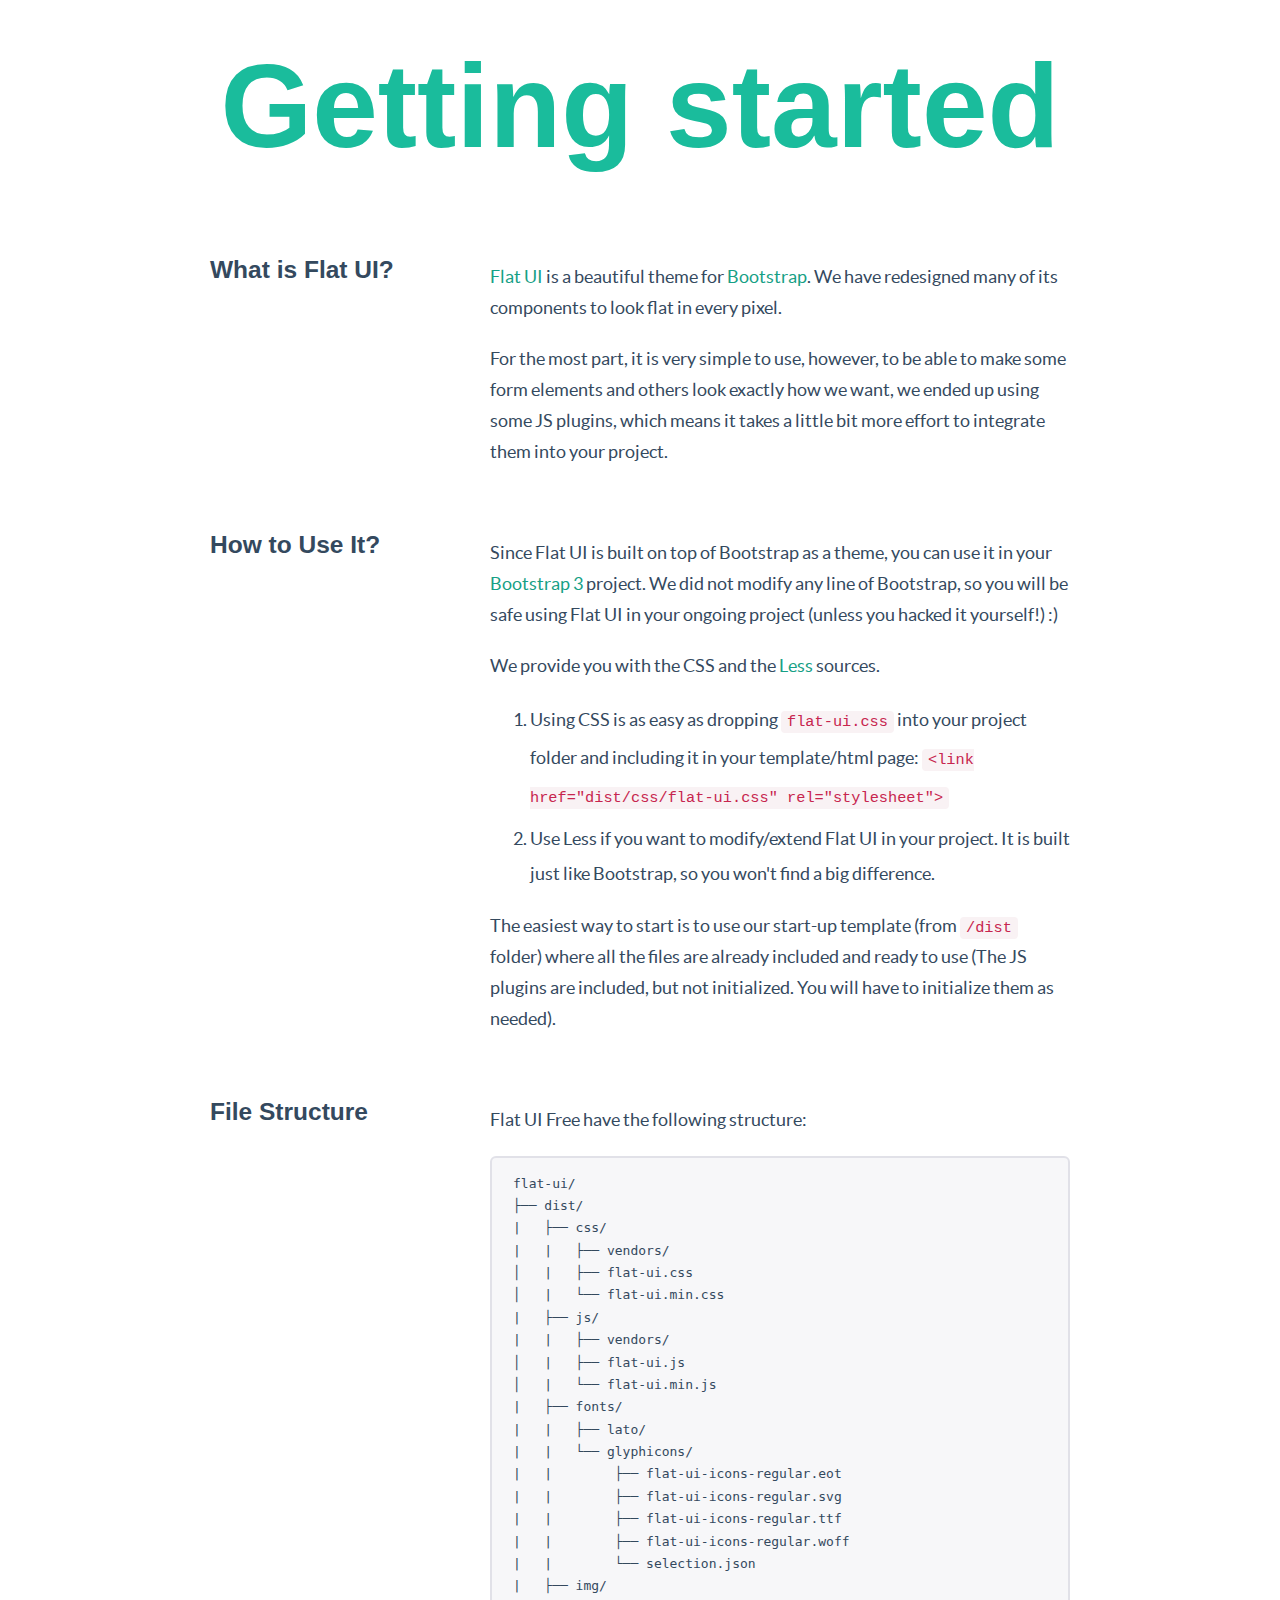
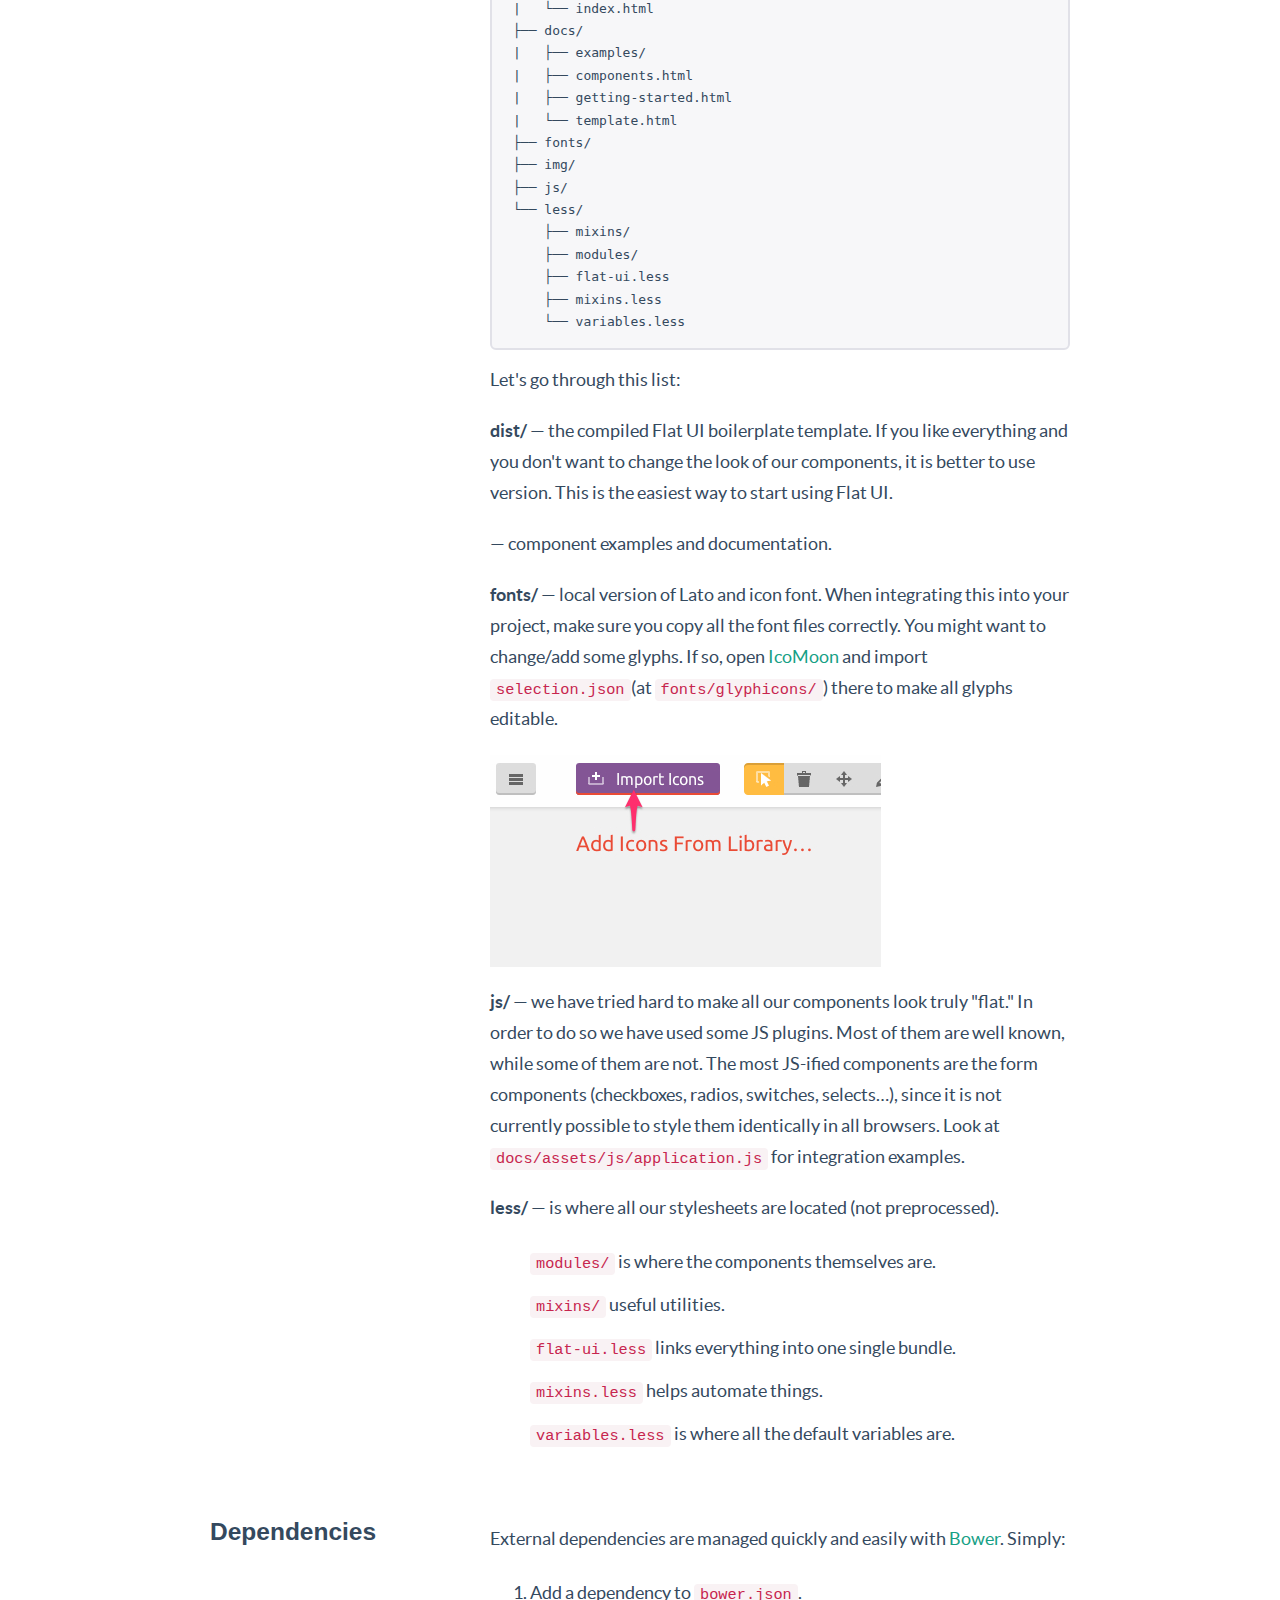
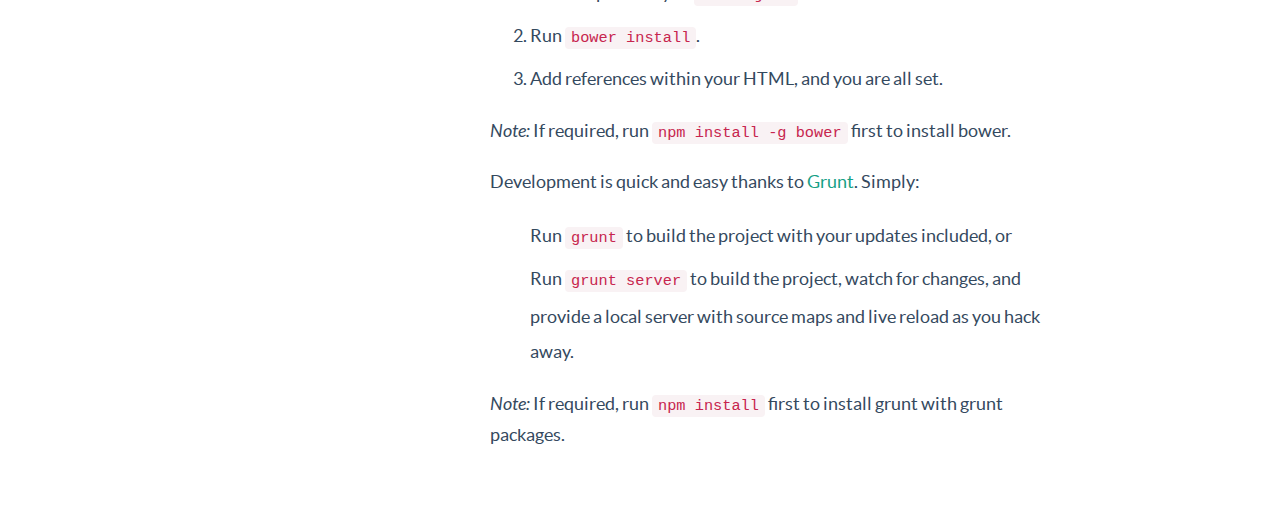
<file: Flat-UI-master/docs/getting-started.html>
<!DOCTYPE html>
<html lang="en">
  <head>
    <meta charset="utf-8">
    <title>Getting started &middot; Flat UI Free</title>
    <meta name="viewport" content="width=device-width, initial-scale=1.0">

    <!-- Loading Bootstrap -->
    <link href="../dist/css/vendor/bootstrap/css/bootstrap.min.css" rel="stylesheet">

    <!-- Loading Flat UI -->
    <link href="../dist/css/flat-ui.css" rel="stylesheet">
    <link href="assets/css/docs.css" rel="stylesheet">

    <link rel="shortcut icon" href="../img/favicon.ico">

    <!-- HTML5 shim, for IE6-8 support of HTML5 elements. All other JS at the end of file. -->
    <!--[if lt IE 9]>
      <script src="../dist/js/vendor/html5shiv.js"></script>
      <script src="../dist/js/vendor/respond.min.js"></script>
    <![endif]-->
  </head>
  <body>
    <h1 class="demo-headline">Getting started</h1>
    <div class="container">
      <div class="demo-row">
        <div class="demo-title">
          <h3>What is Flat UI?</h3>
        </div>

        <div class="demo-content demo-content-article">
          <p>
            <a href="http://designmodo.com/flat" target="_blank">Flat UI</a>
            is a beautiful theme for <a href="http://getbootstrap.com" target="_blank">Bootstrap</a>.
            We have redesigned many of its components to look flat in every pixel.
          </p>
          <p>
            For the most part, it is very simple to use, however, to be able to make some form elements and others look exactly how we want, we ended up using some JS plugins, which means it takes a little bit more effort to integrate them into your project.
          </p>
        </div>
      </div><!-- /.demo-row -->

      <div class="demo-row">
        <div class="demo-title">
          <h3>How to Use It?</h3>
        </div>

        <div class="demo-content demo-content-article">
          <p>
            Since Flat UI is built on top of Bootstrap as a theme, you can use it in your <a href="http://getbootstrap.com/" target="_blank">Bootstrap 3</a> project.
            We did not modify any line of Bootstrap, so you will be safe using Flat UI in your ongoing project
            (unless you hacked it yourself!) :)
          </p>
          <p>
            We provide you with the CSS and the <a href="http://lesscss.org/" target="_blank">Less</a> sources.
          </p>
          <ol>
            <li>
              Using CSS is as easy as dropping <code>flat-ui.css</code> into your project folder and
              including it in your template/html page:
              <code>&lt;link href="dist/css/flat-ui.css" rel="stylesheet"&gt;</code>
            </li>
            <li>
              Use Less if you want to modify/extend Flat UI in your project. It is built just like Bootstrap, so
              you won't find a big difference.
            </li>
          </ol>
          <p>
            The easiest way to start is to use our start-up template (from <code>/dist</code> folder) where all the files are already included
            and ready to use (The JS plugins are included, but not initialized. You will have to initialize them as needed).
          </p>
        </div>
      </div><!-- /.demo-row -->

      <div class="demo-row">
        <div class="demo-title">
          <h3>File Structure</h3>
        </div>

        <div class="demo-content demo-content-article">
          <p>
            Flat UI Free have the following structure:
          </p>
<pre class="prettyprint">
flat-ui/
├── dist/
|   ├── css/
|   |   ├── vendors/
│   |   ├── flat-ui.css
│   |   └── flat-ui.min.css
|   ├── js/
|   |   ├── vendors/
│   |   ├── flat-ui.js
│   |   └── flat-ui.min.js
|   ├── fonts/
|   |   ├── lato/
|   |   └── glyphicons/
|   |        ├── flat-ui-icons-regular.eot
|   |        ├── flat-ui-icons-regular.svg
|   |        ├── flat-ui-icons-regular.ttf
|   |        ├── flat-ui-icons-regular.woff
|   |        └── selection.json
|   ├── img/
|   └── index.html
├── docs/
|   ├── examples/
|   ├── components.html
|   ├── getting-started.html
|   └── template.html
├── fonts/
├── img/
├── js/
└── less/
    ├── mixins/
    ├── modules/
    ├── flat-ui.less
    ├── mixins.less
    └── variables.less
</pre>
          <p>
            Let's go through this list:
          </p>

          <p>
            <strong>dist/</strong> &mdash; the compiled Flat UI boilerplate template. If you like everything and you don't want
            to change the look of our components, it is better to use version. This is the easiest
            way to start using Flat UI.
          </p>

          <p>
            <strong></strong> &mdash; component examples and documentation.
          </p>

          <p>
            <strong>fonts/</strong> &mdash; local version of Lato and icon font. When integrating this into your project, make sure you
            copy all the font files correctly. You might want to change/add some glyphs. If so, open
            <a href="http://icomoon.io/app">IcoMoon</a> and import <code>selection.json</code>(at <code>fonts/glyphicons/</code>)
            there to make all glyphs editable.
          </p>

          <p>
            <img src="assets/img/getting-started/icomoon_import.jpg" alt="" />
          </p>

          <p>
            <strong>js/</strong> &mdash; we have tried hard to make all our components look truly "flat." In order to do
            so we have used some JS plugins. Most of them are well known, while some of them are not. The most JS-ified
            components are the form components (checkboxes, radios, switches, selects…), since it is not currently possible
            to style them identically in all browsers. Look at <code>docs/assets/js/application.js</code> for integration
            examples.
          </p>

          <p>
            <strong>less/</strong> &mdash; is where all our stylesheets are located (not preprocessed).
          </p>

          <ul>
            <li>
              <code>modules/</code> is where the components themselves are.
            </li>
            <li>
              <code>mixins/</code> useful utilities.
            </li>
            <li>
              <code>flat-ui.less</code> links everything into one single bundle.
            </li>
            <li>
              <code>mixins.less</code> helps automate things.
            </li>
            <li>
              <code>variables.less</code> is where all the default variables are.
            </li>
          </ul>

        </div>
      </div><!-- /.demo-row -->

      <div class="demo-row">
        <div class="demo-title">
          <h3>Dependencies</h3>
        </div>

        <div class="demo-content demo-content-article">
          <p>
            External dependencies are managed quickly and easily with <a href="http://bower.io">Bower</a>. Simply:
          </p>
          <ol>
            <li>
              Add a dependency to <code>bower.json</code>.
            </li>
            <li>
              Run <code>bower install</code>.
            </li>
            <li>
              Add references within your HTML, and you are all set.
            </li>
          </ol>
          <p>
            <em>Note:</em> If required, run <code>npm install -g bower</code> first to install bower.
          </p>
          <p>
            Development is quick and easy thanks to <a href="http://gruntjs.com/">Grunt</a>. Simply:
          </p>
          <ul>
            <li>
              Run <code>grunt</code> to build the project with your updates included, or
            </li>
            <li>
              Run <code>grunt server</code> to build the project, watch for changes, and provide a local server with source maps and live reload as you hack away.
            </li>
          </ul>
          <p>
            <em>Note:</em> If required, run <code>npm install</code> first to install grunt with grunt packages.
          </p>
        </div>
      </div><!-- /.demo-row -->

    </div><!-- /.container -->
  </body>
</html>
</file>
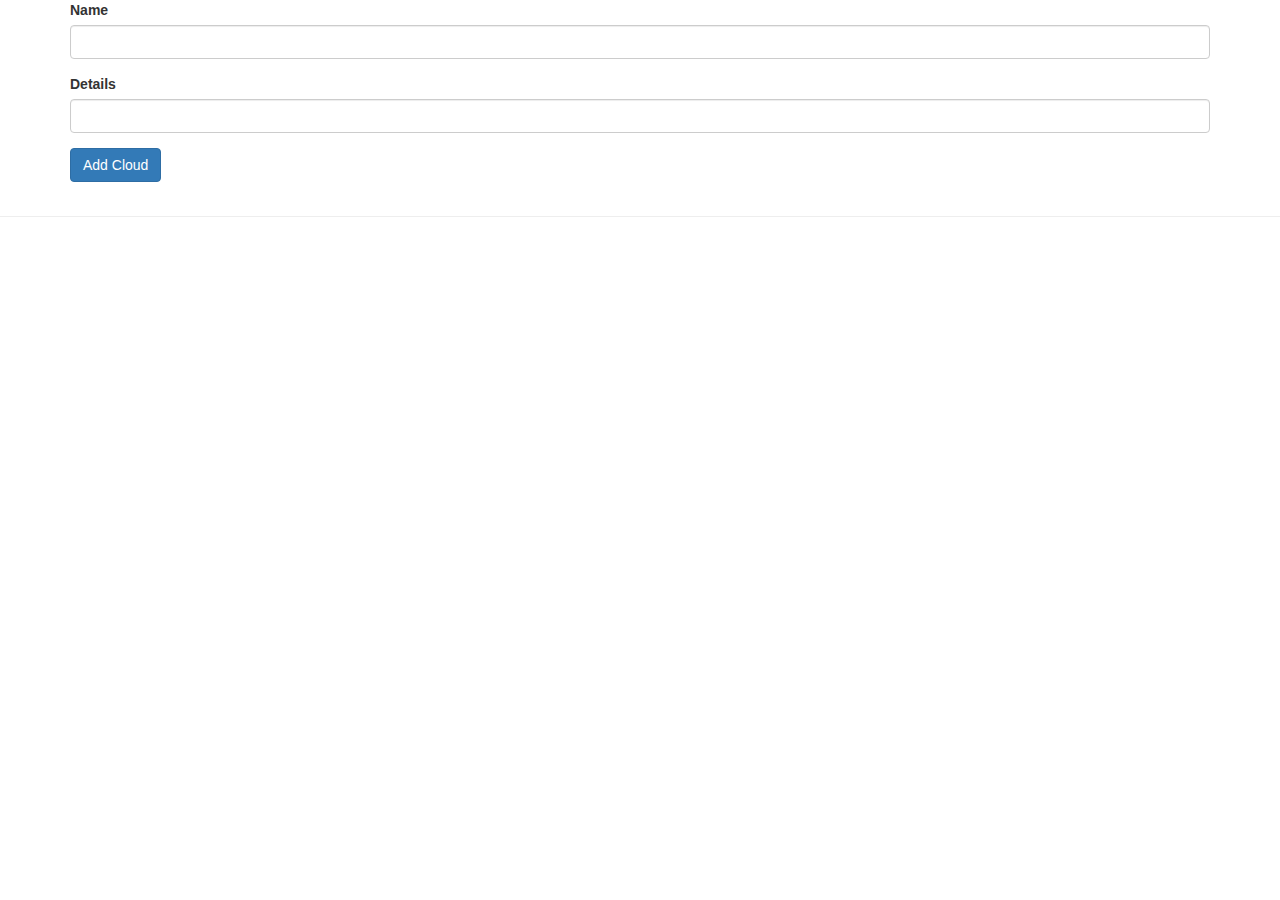
<file: Module-2/db latest/db.html>
<html>
<head>
	<title>API</title>
	<link rel ="stylesheet" href="https://maxcdn.bootstrapcdn.com/bootstrap/3.3.6/css/bootstrap.min.css">
	<script src="https://code.jquery.com/jquery-2.2.4.min.js"></script>
	<script src="main.js"></script>
</head>

<body onload="getClouds()">

	<div class="container">
		<form id="add-cloudProvider">
			<div class="form-group">
				<label>Name</label>
				<input type="text" id="name" class="form-control">
			</div>
			<div class="form-group">
				<label>Details</label>
				<input type="text" id="details" class="form-control">
			</div>
			<input type="submit" name="submit" value="Add Cloud" class="btn btn-primary">
		</form>
	</div>
	<hr />
	<div class="row">
		<div id="Clouds"></div></div>   
	 
	</div>
</body>
</html>
</file>
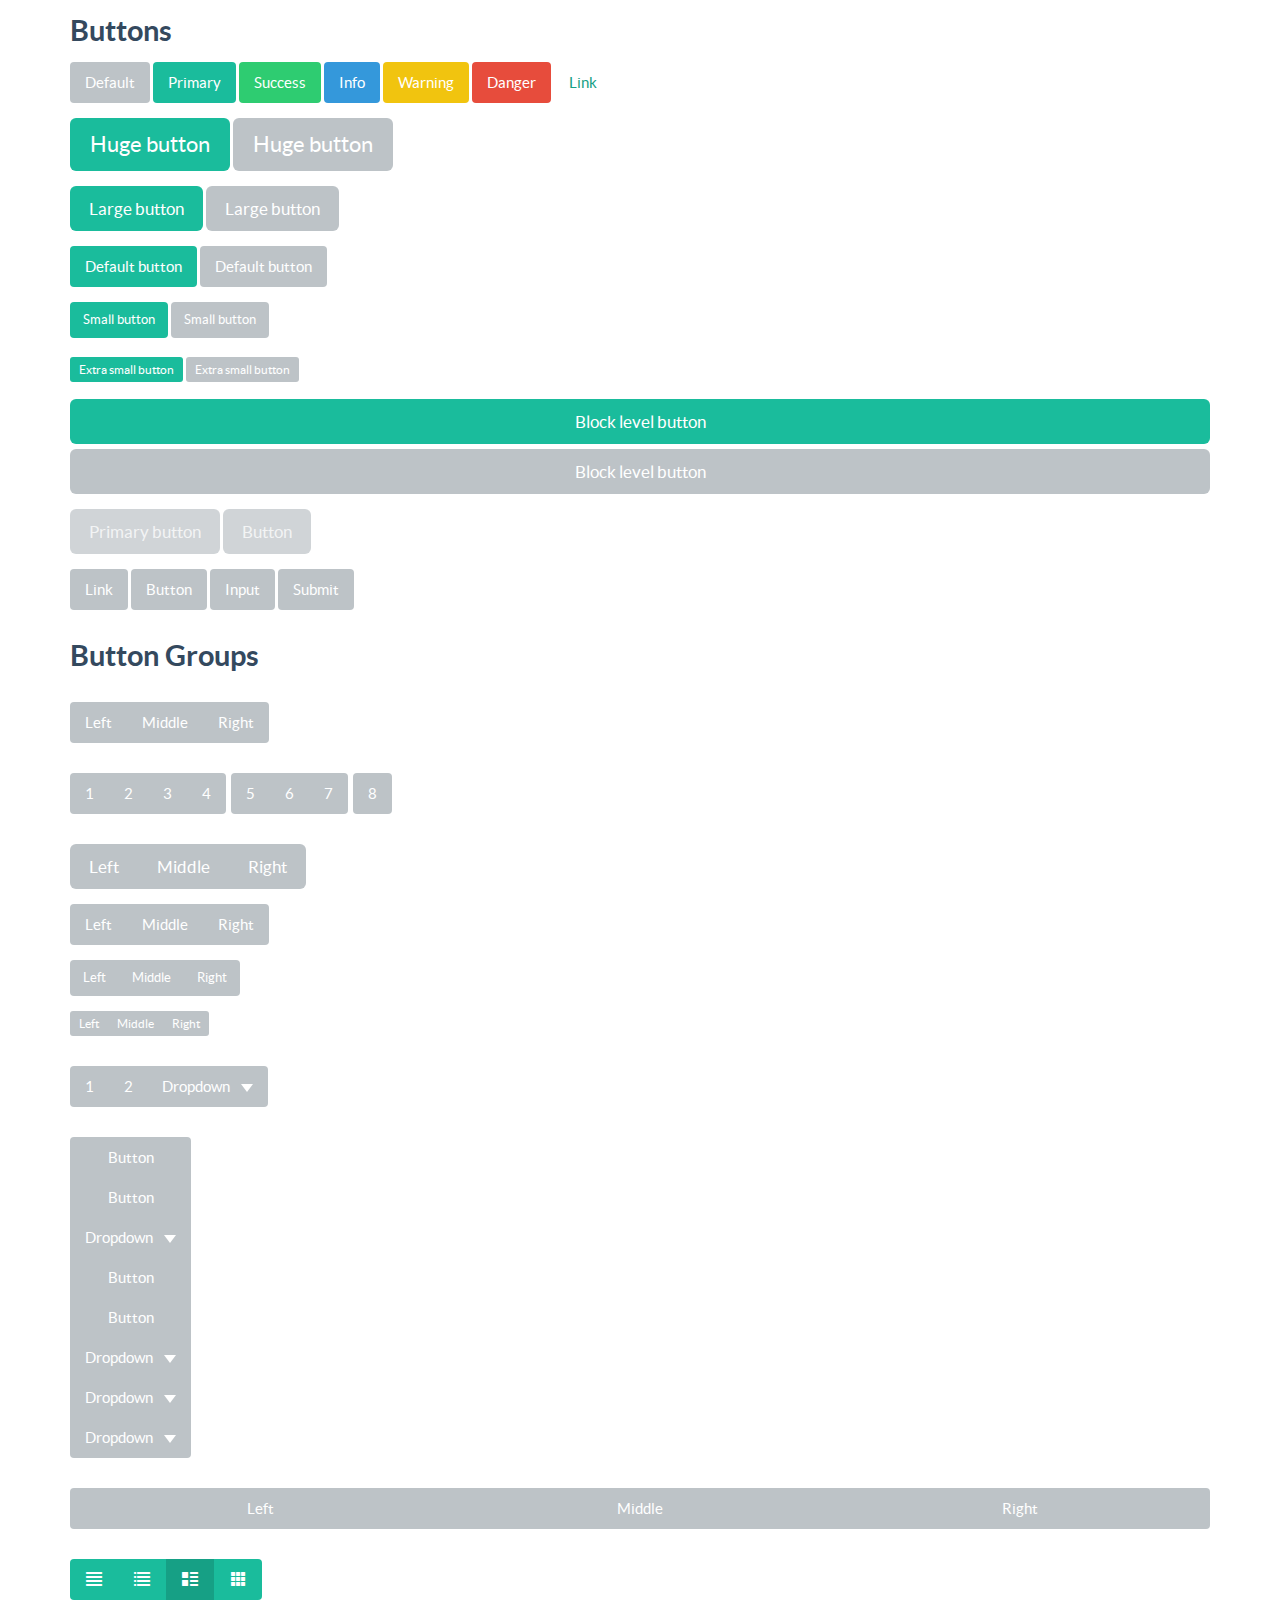
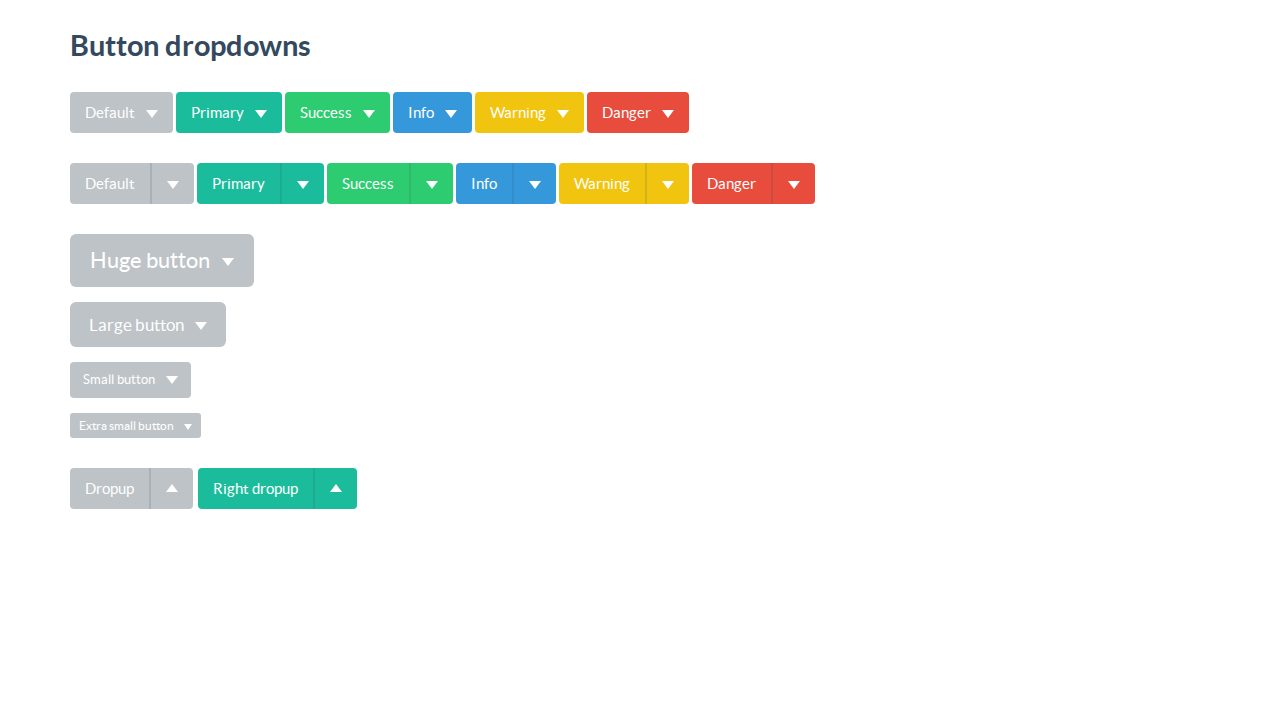
<file: Flat-UI-master/docs/examples/buttons.html>
<!DOCTYPE html>
<html lang="en">
  <head>
    <meta charset="utf-8">
    <title>Flat UI Free</title>
    <meta name="viewport" content="width=device-width, initial-scale=1.0">

    <!-- Loading Bootstrap -->
    <link href="../../dist/css/vendor/bootstrap/css/bootstrap.min.css" rel="stylesheet">

    <!-- Loading Flat UI -->
    <link href="../../dist/css/flat-ui.css" rel="stylesheet">

    <link rel="shortcut icon" href="../../dist/img/favicon.ico">

    <!-- HTML5 shim, for IE6-8 support of HTML5 elements. All other JS at the end of file. -->
    <!--[if lt IE 9]>
      <script src="../../dist/js/vendor/html5shiv.js"></script>
      <script src="../../dist/js/vendor/respond.min.js"></script>
    <![endif]-->
  </head>
  <body>

    <style>
      body {
        padding-bottom: 200px;
      }
    </style>

    <div class="container">
      <h4>Buttons</h4>
      <div class="row">
        <div class="col-md-12">
          <p>
            <!-- Standard gray button with gradient -->
            <button type="button" class="btn btn-default">Default</button>

            <!-- Provides extra visual weight and identifies the primary action in a set of buttons -->
            <button type="button" class="btn btn-primary">Primary</button>

            <!-- Indicates a successful or positive action -->
            <button type="button" class="btn btn-success">Success</button>

            <!-- Contextual button for informational alert messages -->
            <button type="button" class="btn btn-info">Info</button>

            <!-- Indicates caution should be taken with this action -->
            <button type="button" class="btn btn-warning">Warning</button>

            <!-- Indicates a dangerous or potentially negative action -->
            <button type="button" class="btn btn-danger">Danger</button>

            <!-- Deemphasize a button by making it look like a link while maintaining button behavior -->
            <button type="button" class="btn btn-link">Link</button>
          </p>
        </div>
      </div>
      <div class="row">
        <div class="col-md-12">
          <p>
            <button type="button" class="btn btn-primary btn-hg">Huge button</button>
            <button type="button" class="btn btn-default btn-hg">Huge button</button>
          </p>
          <p>
            <button type="button" class="btn btn-primary btn-lg">Large button</button>
            <button type="button" class="btn btn-default btn-lg">Large button</button>
          </p>
          <p>
            <button type="button" class="btn btn-primary">Default button</button>
            <button type="button" class="btn btn-default">Default button</button>
          </p>
          <p>
            <button type="button" class="btn btn-primary btn-sm">Small button</button>
            <button type="button" class="btn btn-default btn-sm">Small button</button>
          </p>
          <p>
            <button type="button" class="btn btn-primary btn-xs">Extra small button</button>
            <button type="button" class="btn btn-default btn-xs">Extra small button</button>
          </p>
        </div>
      </div>
      <div class="row">
        <div class="col-md-12">
          <p>
            <button type="button" class="btn btn-primary btn-lg btn-block">Block level button</button>
            <button type="button" class="btn btn-default btn-lg btn-block">Block level button</button>
          </p>
        </div>
      </div>
      <div class="row">
        <div class="col-md-12">
          <p>
            <button type="button" class="btn btn-lg btn-primary" disabled="disabled">Primary button</button>
            <button type="button" class="btn btn-default btn-lg" disabled="disabled">Button</button>
          </p>
        </div>
      </div>
      <div class="row">
        <div class="col-md-12">
          <p>
            <a class="btn btn-default" href="#">Link</a>
            <button class="btn btn-default" type="submit">Button</button>
            <input class="btn btn-default" type="button" value="Input">
            <input class="btn btn-default" type="submit" value="Submit">
          </p>
        </div>
      </div>
      <h4>Button Groups</h4>
      <div class="row">
        <div class="col-md-12">
          <p>
            <div class="btn-group">
              <button type="button" class="btn btn-default">Left</button>
              <button type="button" class="btn btn-default">Middle</button>
              <button type="button" class="btn btn-default">Right</button>
            </div>
          </p>
        </div>
      </div>
      <div class="row">
        <div class="col-md-12">
          <p>
            <div class="btn-toolbar">
              <div class="btn-group">
                <button class="btn btn-default" type="button">1</button>
                <button class="btn btn-default" type="button">2</button>
                <button class="btn btn-default" type="button">3</button>
                <button class="btn btn-default" type="button">4</button>
              </div>
              <div class="btn-group">
                <button class="btn btn-default" type="button">5</button>
                <button class="btn btn-default" type="button">6</button>
                <button class="btn btn-default" type="button">7</button>
              </div>
              <div class="btn-group">
                <button class="btn btn-default" type="button">8</button>
              </div>
            </div>
          </p>
        </div>
      </div>
      <div class="row">
        <div class="col-md-12">
          <p>
            <div class="btn-toolbar">
              <div class="btn-group btn-group-lg">
                <button class="btn btn-default" type="button">Left</button>
                <button class="btn btn-default" type="button">Middle</button>
                <button class="btn btn-default" type="button">Right</button>
              </div>
            </div>
          </p>
          <p>
            <div class="btn-toolbar">
              <div class="btn-group">
                <button class="btn btn-default" type="button">Left</button>
                <button class="btn btn-default" type="button">Middle</button>
                <button class="btn btn-default" type="button">Right</button>
              </div>
            </div>
          </p>
          <p>
            <div class="btn-toolbar">
              <div class="btn-group btn-group-sm">
                <button class="btn btn-default" type="button">Left</button>
                <button class="btn btn-default" type="button">Middle</button>
                <button class="btn btn-default" type="button">Right</button>
              </div>
            </div>
          </p>
          <p>
            <div class="btn-toolbar">
              <div class="btn-group btn-group-xs">
                <button class="btn btn-default" type="button">Left</button>
                <button class="btn btn-default" type="button">Middle</button>
                <button class="btn btn-default" type="button">Right</button>
              </div>
            </div>
          </p>
        </div>
      </div>
      <div class="row">
        <div class="col-md-12">
          <p>
            <div class="btn-group">
              <button class="btn btn-default" type="button">1</button>
              <button class="btn btn-default" type="button">2</button>

              <div class="btn-group">
                <button data-toggle="dropdown" class="btn btn-default dropdown-toggle" type="button" id="btnGroupDrop1">
                  Dropdown
                  <span class="caret"></span>
                </button>
                <ul aria-labelledby="btnGroupDrop1" role="menu" class="dropdown-menu">
                  <li><a href="#">Dropdown link</a></li>
                  <li><a href="#">Dropdown link</a></li>
                </ul>
              </div>
            </div>
          </p>
        </div>
      </div>
      <div class="row">
        <div class="col-md-12">
          <p>
            <div class="btn-group-vertical">
              <button class="btn btn-default" type="button">Button</button>
              <button class="btn btn-default" type="button">Button</button>
              <div class="btn-group">
                <button data-toggle="dropdown" class="btn btn-default dropdown-toggle" type="button" id="btnGroupVerticalDrop1">
                  Dropdown
                  <span class="caret"></span>
                </button>
                <ul aria-labelledby="btnGroupVerticalDrop1" role="menu" class="dropdown-menu">
                  <li><a href="#">Dropdown link</a></li>
                  <li><a href="#">Dropdown link</a></li>
                </ul>
              </div>
              <button class="btn btn-default" type="button">Button</button>
              <button class="btn btn-default" type="button">Button</button>
              <div class="btn-group">
                <button data-toggle="dropdown" class="btn btn-default dropdown-toggle" type="button" id="btnGroupVerticalDrop2">
                  Dropdown
                  <span class="caret"></span>
                </button>
                <ul aria-labelledby="btnGroupVerticalDrop2" role="menu" class="dropdown-menu">
                  <li><a href="#">Dropdown link</a></li>
                  <li><a href="#">Dropdown link</a></li>
                </ul>
              </div>
              <div class="btn-group">
                <button data-toggle="dropdown" class="btn btn-default dropdown-toggle" type="button" id="btnGroupVerticalDrop3">
                  Dropdown
                  <span class="caret"></span>
                </button>
                <ul aria-labelledby="btnGroupVerticalDrop3" role="menu" class="dropdown-menu">
                  <li><a href="#">Dropdown link</a></li>
                  <li><a href="#">Dropdown link</a></li>
                </ul>
              </div>
              <div class="btn-group">
                <button data-toggle="dropdown" class="btn btn-default dropdown-toggle" type="button" id="btnGroupVerticalDrop4">
                  Dropdown
                  <span class="caret"></span>
                </button>
                <ul aria-labelledby="btnGroupVerticalDrop4" role="menu" class="dropdown-menu">
                  <li><a href="#">Dropdown link</a></li>
                  <li><a href="#">Dropdown link</a></li>
                </ul>
              </div>
            </div>
          </p>
        </div>
      </div>
      <div class="row">
        <div class="col-md-12">
          <p>
            <div class="btn-group btn-group-justified">
              <a class="btn btn-default" href="#">Left</a>
              <a class="btn btn-default" href="#">Middle</a>
              <a class="btn btn-default" href="#">Right</a>
            </div>
          </p>
        </div>
      </div>
      <div class="row">
        <div class="col-md-12">
          <p>
            <div class="btn-toolbar">
              <div class="btn-group">
                <a href="#fakelink" class="btn btn-primary"><i class="fui-list-columned"></i></a>
                <a href="#fakelink" class="btn btn-primary"><i class="fui-list-numbered"></i></a>
                <a href="#fakelink" class="btn btn-primary active"><i class="fui-list-thumbnailed"></i></a>
                <a href="#fakelink" class="btn btn-primary"><i class="fui-list-small-thumbnails"></i></a>
              </div>
            </div>
          </p>
        </div>
      </div>
      <h4>Button dropdowns</h4>
      <div class="row">
        <div class="col-md-12">
          <p>
            <div class="btn-group">
              <button data-toggle="dropdown" class="btn btn-default dropdown-toggle" type="button">Default <span class="caret"></span></button>
              <ul role="menu" class="dropdown-menu">
                <li><a href="#">Action</a></li>
                <li><a href="#">Another action</a></li>
                <li><a href="#">Something else here</a></li>
                <li class="divider"></li>
                <li><a href="#">Separated link</a></li>
              </ul>
            </div><!-- /btn-group -->
            <div class="btn-group">
              <button data-toggle="dropdown" class="btn btn-primary dropdown-toggle" type="button">Primary <span class="caret"></span></button>
              <ul role="menu" class="dropdown-menu">
                <li><a href="#">Action</a></li>
                <li><a href="#">Another action</a></li>
                <li><a href="#">Something else here</a></li>
                <li class="divider"></li>
                <li><a href="#">Separated link</a></li>
              </ul>
            </div><!-- /btn-group -->
            <div class="btn-group">
              <button data-toggle="dropdown" class="btn btn-success dropdown-toggle" type="button">Success <span class="caret"></span></button>
              <ul role="menu" class="dropdown-menu">
                <li><a href="#">Action</a></li>
                <li><a href="#">Another action</a></li>
                <li><a href="#">Something else here</a></li>
                <li class="divider"></li>
                <li><a href="#">Separated link</a></li>
              </ul>
            </div><!-- /btn-group -->
            <div class="btn-group">
              <button data-toggle="dropdown" class="btn btn-info dropdown-toggle" type="button">Info <span class="caret"></span></button>
              <ul role="menu" class="dropdown-menu">
                <li><a href="#">Action</a></li>
                <li><a href="#">Another action</a></li>
                <li><a href="#">Something else here</a></li>
                <li class="divider"></li>
                <li><a href="#">Separated link</a></li>
              </ul>
            </div><!-- /btn-group -->
            <div class="btn-group">
              <button data-toggle="dropdown" class="btn btn-warning dropdown-toggle" type="button">Warning <span class="caret"></span></button>
              <ul role="menu" class="dropdown-menu">
                <li><a href="#">Action</a></li>
                <li><a href="#">Another action</a></li>
                <li><a href="#">Something else here</a></li>
                <li class="divider"></li>
                <li><a href="#">Separated link</a></li>
              </ul>
            </div><!-- /btn-group -->
            <div class="btn-group">
              <button data-toggle="dropdown" class="btn btn-danger dropdown-toggle" type="button">Danger <span class="caret"></span></button>
              <ul role="menu" class="dropdown-menu">
                <li><a href="#">Action</a></li>
                <li><a href="#">Another action</a></li>
                <li><a href="#">Something else here</a></li>
                <li class="divider"></li>
                <li><a href="#">Separated link</a></li>
              </ul>
            </div><!-- /btn-group -->
          </p>
        </div>
      </div>
      <div class="row">
        <div class="col-md-12">
          <p>
            <div class="btn-group">
              <button class="btn btn-default" type="button">Default</button>
              <button data-toggle="dropdown" class="btn btn-default dropdown-toggle" type="button"><span class="caret"></span></button>
              <ul role="menu" class="dropdown-menu">
                <li><a href="#">Action</a></li>
                <li><a href="#">Another action</a></li>
                <li><a href="#">Something else here</a></li>
                <li class="divider"></li>
                <li><a href="#">Separated link</a></li>
              </ul>
            </div><!-- /btn-group -->
            <div class="btn-group">
              <button class="btn btn-primary" type="button">Primary</button>
              <button data-toggle="dropdown" class="btn btn-primary dropdown-toggle" type="button"><span class="caret"></span></button>
              <ul role="menu" class="dropdown-menu">
                <li><a href="#">Action</a></li>
                <li><a href="#">Another action</a></li>
                <li><a href="#">Something else here</a></li>
                <li class="divider"></li>
                <li><a href="#">Separated link</a></li>
              </ul>
            </div><!-- /btn-group -->
            <div class="btn-group">
              <button class="btn btn-success" type="button">Success</button>
              <button data-toggle="dropdown" class="btn btn-success dropdown-toggle" type="button"><span class="caret"></span></button>
              <ul role="menu" class="dropdown-menu">
                <li><a href="#">Action</a></li>
                <li><a href="#">Another action</a></li>
                <li><a href="#">Something else here</a></li>
                <li class="divider"></li>
                <li><a href="#">Separated link</a></li>
              </ul>
            </div><!-- /btn-group -->
            <div class="btn-group">
              <button class="btn btn-info" type="button">Info</button>
              <button data-toggle="dropdown" class="btn btn-info dropdown-toggle" type="button"><span class="caret"></span></button>
              <ul role="menu" class="dropdown-menu">
                <li><a href="#">Action</a></li>
                <li><a href="#">Another action</a></li>
                <li><a href="#">Something else here</a></li>
                <li class="divider"></li>
                <li><a href="#">Separated link</a></li>
              </ul>
            </div><!-- /btn-group -->
            <div class="btn-group">
              <button class="btn btn-warning" type="button">Warning</button>
              <button data-toggle="dropdown" class="btn btn-warning dropdown-toggle" type="button"><span class="caret"></span></button>
              <ul role="menu" class="dropdown-menu">
                <li><a href="#">Action</a></li>
                <li><a href="#">Another action</a></li>
                <li><a href="#">Something else here</a></li>
                <li class="divider"></li>
                <li><a href="#">Separated link</a></li>
              </ul>
            </div><!-- /btn-group -->
            <div class="btn-group">
              <button class="btn btn-danger" type="button">Danger</button>
              <button data-toggle="dropdown" class="btn btn-danger dropdown-toggle" type="button"><span class="caret"></span></button>
              <ul role="menu" class="dropdown-menu">
                <li><a href="#">Action</a></li>
                <li><a href="#">Another action</a></li>
                <li><a href="#">Something else here</a></li>
                <li class="divider"></li>
                <li><a href="#">Separated link</a></li>
              </ul>
            </div><!-- /btn-group -->
          </p>
        </div>
      </div>
      <div class="row">
        <div class="col-md-12">
          <p>
            <div class="btn-toolbar">
              <div class="btn-group">
                <button data-toggle="dropdown" type="button" class="btn btn-default btn-hg dropdown-toggle">
                  Huge button <span class="caret"></span>
                </button>
                <ul role="menu" class="dropdown-menu">
                  <li><a href="#">Action</a></li>
                  <li><a href="#">Another action</a></li>
                  <li><a href="#">Something else here</a></li>
                  <li class="divider"></li>
                  <li><a href="#">Separated link</a></li>
                </ul>
              </div><!-- /btn-group -->
            </div><!-- /btn-toolbar -->
          </p>
          <p>
            <div class="btn-toolbar">
              <div class="btn-group">
                <button data-toggle="dropdown" type="button" class="btn btn-default btn-lg dropdown-toggle">
                  Large button <span class="caret"></span>
                </button>
                <ul role="menu" class="dropdown-menu">
                  <li><a href="#">Action</a></li>
                  <li><a href="#">Another action</a></li>
                  <li><a href="#">Something else here</a></li>
                  <li class="divider"></li>
                  <li><a href="#">Separated link</a></li>
                </ul>
              </div><!-- /btn-group -->
            </div><!-- /btn-toolbar -->
          </p>
          <p>
            <div class="btn-toolbar">
              <div class="btn-group">
                <button data-toggle="dropdown" type="button" class="btn btn-default btn-sm dropdown-toggle">
                  Small button <span class="caret"></span>
                </button>
                <ul role="menu" class="dropdown-menu">
                  <li><a href="#">Action</a></li>
                  <li><a href="#">Another action</a></li>
                  <li><a href="#">Something else here</a></li>
                  <li class="divider"></li>
                  <li><a href="#">Separated link</a></li>
                </ul>
              </div><!-- /btn-group -->
            </div><!-- /btn-toolbar -->
          </p>
          <p>
            <div class="btn-toolbar">
              <div class="btn-group">
                <button data-toggle="dropdown" type="button" class="btn btn-default btn-xs dropdown-toggle">
                  Extra small button <span class="caret"></span>
                </button>
                <ul role="menu" class="dropdown-menu">
                  <li><a href="#">Action</a></li>
                  <li><a href="#">Another action</a></li>
                  <li><a href="#">Something else here</a></li>
                  <li class="divider"></li>
                  <li><a href="#">Separated link</a></li>
                </ul>
              </div><!-- /btn-group -->
            </div><!-- /btn-toolbar -->
          </p>
        </div>
      </div>
      <div class="row">
        <div class="col-md-12">
          <p>
            <div class="btn-toolbar">
              <div class="btn-group dropup">
                <button class="btn btn-default" type="button">Dropup</button>
                <button data-toggle="dropdown" class="btn btn-default dropdown-toggle" type="button"><span class="caret"></span></button>
                <ul role="menu" class="dropdown-menu">
                  <li><a href="#">Action</a></li>
                  <li><a href="#">Another action</a></li>
                  <li><a href="#">Something else here</a></li>
                  <li class="divider"></li>
                  <li><a href="#">Separated link</a></li>
                </ul>
              </div><!-- /btn-group -->
              <div class="btn-group dropup">
                <button class="btn btn-primary" type="button">Right dropup</button>
                <button data-toggle="dropdown" class="btn btn-primary dropdown-toggle" type="button"><span class="caret"></span></button>
                <ul role="menu" class="dropdown-menu pull-right">
                  <li><a href="#">Action</a></li>
                  <li><a href="#">Another action</a></li>
                  <li><a href="#">Something else here</a></li>
                  <li class="divider"></li>
                  <li><a href="#">Separated link</a></li>
                </ul>
              </div><!-- /btn-group -->
            </div>
          </p>
        </div>
      </div>
    </div>
    <!-- /.container -->

  </body>
</html>
</file>
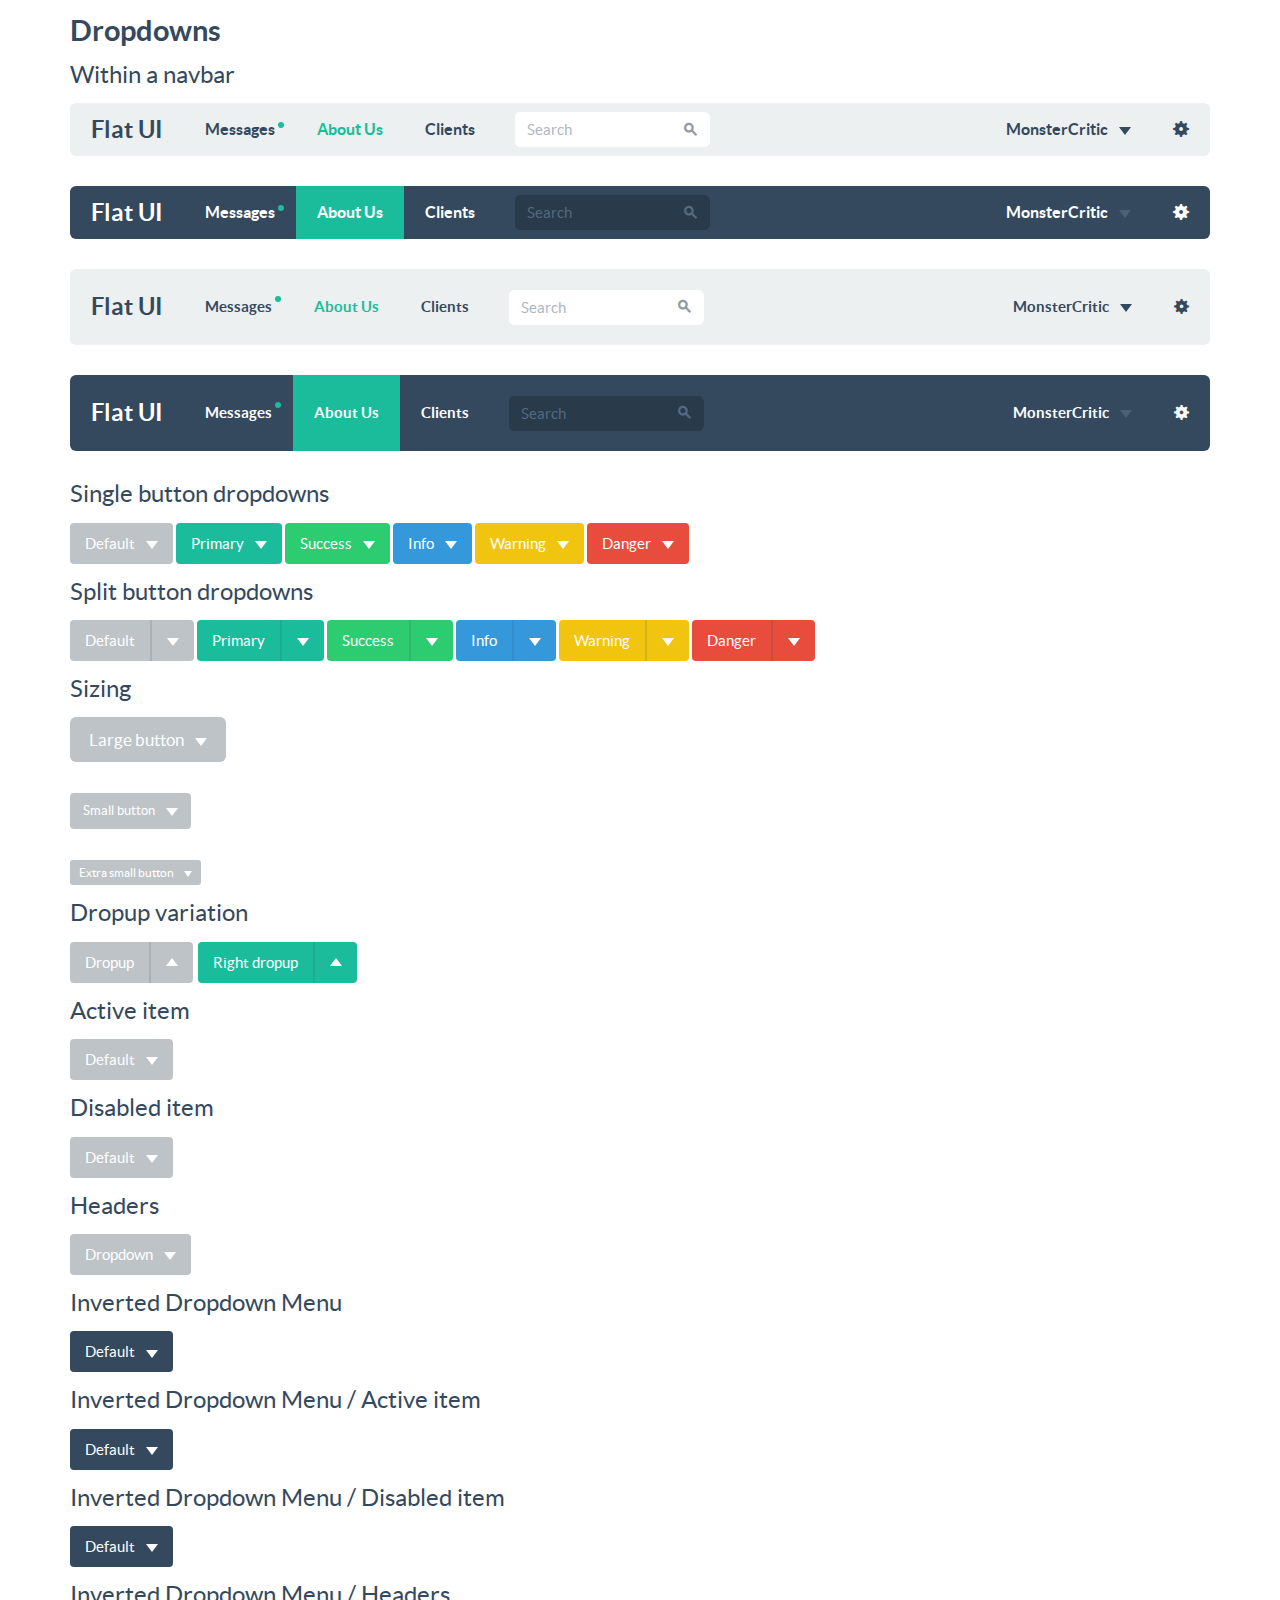
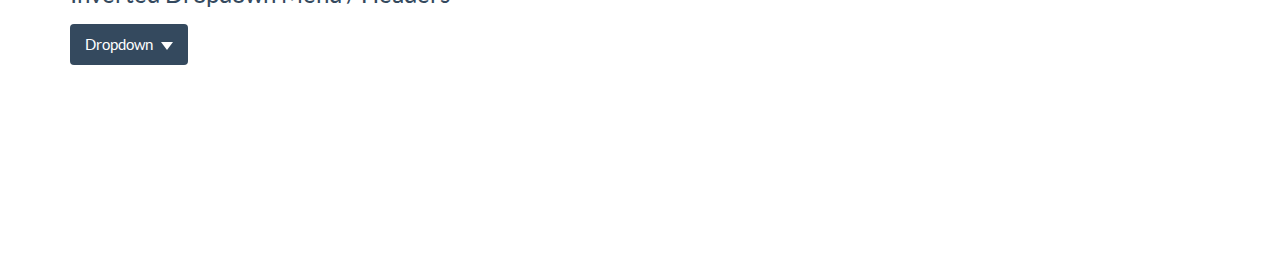
<file: Flat-UI-master/docs/examples/dropdowns.html>
<!DOCTYPE html>
<html lang="en">
  <head>
    <meta charset="utf-8">
    <title>Flat UI Free</title>
    <meta name="viewport" content="width=device-width, initial-scale=1.0">

    <!-- Loading Bootstrap -->
    <link href="../../dist/css/vendor/bootstrap/css/bootstrap.min.css" rel="stylesheet">

    <!-- Loading Flat UI -->
    <link href="../../dist/css/flat-ui.css" rel="stylesheet">

    <link rel="shortcut icon" href="../../dist/img/favicon.ico">

    <!-- HTML5 shim, for IE6-8 support of HTML5 elements. All other JS at the end of file. -->
    <!--[if lt IE 9]>
      <script src="../../dist/js/vendor/html5shiv.js"></script>
      <script src="../../dist/js/vendor/respond.min.js"></script>
    <![endif]-->
  </head>
  <body>

    <style>
      body {
        padding-bottom: 200px;
      }
    </style>

    <div class="container">

      <h4>Dropdowns</h4>

      <h6>Within a navbar</h6>

      <nav class="navbar navbar-default" role="navigation">
        <!-- Brand and toggle get grouped for better mobile display -->
        <div class="navbar-header">
          <button type="button" class="navbar-toggle" data-toggle="collapse" data-target="#bs-example-navbar-collapse-1">
            <span class="sr-only">Toggle navigation</span>
          </button>
          <a class="navbar-brand" href="#">Flat UI</a>
        </div>

        <!-- Collect the nav links, forms, and other content for toggling -->
        <div class="collapse navbar-collapse" id="bs-example-navbar-collapse-1">
          <ul class="nav navbar-nav">
            <li><a href="#">Messages<span class="navbar-unread">1</span></a></li>
            <li class="active"><a href="#">About Us</a></li>
            <li><a href="#">Clients</a></li>
           </ul>
          <form class="navbar-form navbar-left" action="#" role="search">
            <div class="form-group">
              <div class="input-group">
                <input class="form-control" id="navbarInput-01" type="search" placeholder="Search">
                <span class="input-group-btn">
                  <button type="submit" class="btn"><span class="fui-search"></span></button>
                </span>
              </div>
            </div>
          </form>
          <ul class="nav navbar-nav navbar-right">
            <li class="dropdown">
              <a href="#" class="dropdown-toggle" data-toggle="dropdown">MonsterCritic <b class="caret"></b></a>
              <ul class="dropdown-menu">
                <li><a href="#">Action</a></li>
                <li><a href="#">Another action</a></li>
                <li><a href="#">Something else here</a></li>
                <li class="divider"></li>
                <li><a href="#">Separated link</a></li>
              </ul>
            </li>
            <li><a href="#"><span class="visible-sm visible-xs">Settings<span class="fui-gear"></span></span><span class="visible-md visible-lg"><span class="fui-gear"></span></span></a></li>
          </ul>
        </div><!-- /.navbar-collapse -->
      </nav>

      <nav class="navbar navbar-inverse" role="navigation">
        <!-- Brand and toggle get grouped for better mobile display -->
        <div class="navbar-header">
          <button type="button" class="navbar-toggle" data-toggle="collapse" data-target="#bs-example-navbar-collapse-1">
            <span class="sr-only">Toggle navigation</span>
          </button>
          <a class="navbar-brand" href="#">Flat UI</a>
        </div>

        <!-- Collect the nav links, forms, and other content for toggling -->
        <div class="collapse navbar-collapse" id="bs-example-navbar-collapse-1">
          <ul class="nav navbar-nav">
            <li><a href="#">Messages<span class="navbar-unread">1</span></a></li>
            <li class="active"><a href="#">About Us</a></li>
            <li><a href="#">Clients</a></li>
           </ul>
          <form class="navbar-form navbar-left" action="#" role="search">
            <div class="form-group">
              <div class="input-group">
                <input class="form-control" id="navbarInput-01" type="search" placeholder="Search">
                <span class="input-group-btn">
                  <button type="submit" class="btn"><span class="fui-search"></span></button>
                </span>
              </div>
            </div>
          </form>
          <ul class="nav navbar-nav navbar-right">
            <li class="dropdown">
              <a href="#" class="dropdown-toggle" data-toggle="dropdown">MonsterCritic <b class="caret"></b></a>
              <ul class="dropdown-menu">
                <li><a href="#">Action</a></li>
                <li><a href="#">Another action</a></li>
                <li><a href="#">Something else here</a></li>
                <li class="divider"></li>
                <li><a href="#">Separated link</a></li>
              </ul>
            </li>
            <li><a href="#"><span class="visible-sm visible-xs">Settings<span class="fui-gear"></span></span><span class="visible-md visible-lg"><span class="fui-gear"></span></span></a></li>
          </ul>
        </div><!-- /.navbar-collapse -->
      </nav>

      <nav class="navbar navbar-default navbar-lg" role="navigation">
        <!-- Brand and toggle get grouped for better mobile display -->
        <div class="navbar-header">
          <button type="button" class="navbar-toggle" data-toggle="collapse" data-target="#bs-example-navbar-collapse-1">
            <span class="sr-only">Toggle navigation</span>
          </button>
          <a class="navbar-brand" href="#">Flat UI</a>
        </div>

        <!-- Collect the nav links, forms, and other content for toggling -->
        <div class="collapse navbar-collapse" id="bs-example-navbar-collapse-1">
          <ul class="nav navbar-nav">
            <li><a href="#">Messages<span class="navbar-unread">1</span></a></li>
            <li class="active"><a href="#">About Us</a></li>
            <li><a href="#">Clients</a></li>
           </ul>
          <form class="navbar-form navbar-left" action="#" role="search">
            <div class="form-group">
              <div class="input-group">
                <input class="form-control" id="navbarInput-01" type="search" placeholder="Search">
                <span class="input-group-btn">
                  <button type="submit" class="btn"><span class="fui-search"></span></button>
                </span>
              </div>
            </div>
          </form>
          <ul class="nav navbar-nav navbar-right">
            <li class="dropdown">
              <a href="#" class="dropdown-toggle" data-toggle="dropdown">MonsterCritic <b class="caret"></b></a>
              <ul class="dropdown-menu">
                <li><a href="#">Action</a></li>
                <li><a href="#">Another action</a></li>
                <li><a href="#">Something else here</a></li>
                <li class="divider"></li>
                <li><a href="#">Separated link</a></li>
              </ul>
            </li>
            <li><a href="#"><span class="visible-sm visible-xs">Settings<span class="fui-gear"></span></span><span class="visible-md visible-lg"><span class="fui-gear"></span></span></a></li>
          </ul>
        </div><!-- /.navbar-collapse -->
      </nav>

      <nav class="navbar navbar-inverse navbar-lg" role="navigation">
        <!-- Brand and toggle get grouped for better mobile display -->
        <div class="navbar-header">
          <button type="button" class="navbar-toggle" data-toggle="collapse" data-target="#bs-example-navbar-collapse-1">
            <span class="sr-only">Toggle navigation</span>
          </button>
          <a class="navbar-brand" href="#">Flat UI</a>
        </div>

        <!-- Collect the nav links, forms, and other content for toggling -->
        <div class="collapse navbar-collapse" id="bs-example-navbar-collapse-1">
          <ul class="nav navbar-nav">
            <li><a href="#">Messages<span class="navbar-unread">1</span></a></li>
            <li class="active"><a href="#">About Us</a></li>
            <li><a href="#">Clients</a></li>
           </ul>
          <form class="navbar-form navbar-left" action="#" role="search">
            <div class="form-group">
              <div class="input-group">
                <input class="form-control" id="navbarInput-01" type="search" placeholder="Search">
                <span class="input-group-btn">
                  <button type="submit" class="btn"><span class="fui-search"></span></button>
                </span>
              </div>
            </div>
          </form>
          <ul class="nav navbar-nav navbar-right">
            <li class="dropdown">
              <a href="#" class="dropdown-toggle" data-toggle="dropdown">MonsterCritic <b class="caret"></b></a>
              <ul class="dropdown-menu">
                <li><a href="#">Action</a></li>
                <li><a href="#">Another action</a></li>
                <li><a href="#">Something else here</a></li>
                <li class="divider"></li>
                <li><a href="#">Separated link</a></li>
              </ul>
            </li>
            <li><a href="#"><span class="visible-sm visible-xs">Settings<span class="fui-gear"></span></span><span class="visible-md visible-lg"><span class="fui-gear"></span></span></a></li>
          </ul>
        </div><!-- /.navbar-collapse -->
      </nav>

      <h6>Single button dropdowns</h6>

      <div class="row">
        <div class="col-md-12">
          <div class="btn-group">
            <button data-toggle="dropdown" class="btn btn-default dropdown-toggle" type="button">Default <span class="caret"></span></button>
            <ul role="menu" class="dropdown-menu">
              <li><a href="#">Action</a></li>
              <li><a href="#">Another action</a></li>
              <li><a href="#">Something else here</a></li>
              <li class="divider"></li>
              <li><a href="#">Separated link</a></li>
            </ul>
          </div><!-- /btn-group -->
          <div class="btn-group">
            <button data-toggle="dropdown" class="btn btn-primary dropdown-toggle" type="button">Primary <span class="caret"></span></button>
            <ul role="menu" class="dropdown-menu">
              <li><a href="#">Action</a></li>
              <li><a href="#">Another action</a></li>
              <li><a href="#">Something else here</a></li>
              <li class="divider"></li>
              <li><a href="#">Separated link</a></li>
            </ul>
          </div><!-- /btn-group -->
          <div class="btn-group">
            <button data-toggle="dropdown" class="btn btn-success dropdown-toggle" type="button">Success <span class="caret"></span></button>
            <ul role="menu" class="dropdown-menu">
              <li><a href="#">Action</a></li>
              <li><a href="#">Another action</a></li>
              <li><a href="#">Something else here</a></li>
              <li class="divider"></li>
              <li><a href="#">Separated link</a></li>
            </ul>
          </div><!-- /btn-group -->
          <div class="btn-group">
            <button data-toggle="dropdown" class="btn btn-info dropdown-toggle" type="button">Info <span class="caret"></span></button>
            <ul role="menu" class="dropdown-menu">
              <li><a href="#">Action</a></li>
              <li><a href="#">Another action</a></li>
              <li><a href="#">Something else here</a></li>
              <li class="divider"></li>
              <li><a href="#">Separated link</a></li>
            </ul>
          </div><!-- /btn-group -->
          <div class="btn-group">
            <button data-toggle="dropdown" class="btn btn-warning dropdown-toggle" type="button">Warning <span class="caret"></span></button>
            <ul role="menu" class="dropdown-menu">
              <li><a href="#">Action</a></li>
              <li><a href="#">Another action</a></li>
              <li><a href="#">Something else here</a></li>
              <li class="divider"></li>
              <li><a href="#">Separated link</a></li>
            </ul>
          </div><!-- /btn-group -->
          <div class="btn-group">
            <button data-toggle="dropdown" class="btn btn-danger dropdown-toggle" type="button">Danger <span class="caret"></span></button>
            <ul role="menu" class="dropdown-menu">
              <li><a href="#">Action</a></li>
              <li><a href="#">Another action</a></li>
              <li><a href="#">Something else here</a></li>
              <li class="divider"></li>
              <li><a href="#">Separated link</a></li>
            </ul>
          </div><!-- /btn-group -->
        </div>
      </div>

      <h6>Split button dropdowns</h6>

      <div class="row">
        <div class="col-md-12">
          <div class="btn-group">
            <button class="btn btn-default" type="button">Default</button>
            <button data-toggle="dropdown" class="btn btn-default dropdown-toggle" type="button">
              <span class="caret"></span>
              <span class="sr-only">Toggle Dropdown</span>
            </button>
            <ul role="menu" class="dropdown-menu">
              <li><a href="#">Action</a></li>
              <li><a href="#">Another action</a></li>
              <li><a href="#">Something else here</a></li>
              <li class="divider"></li>
              <li><a href="#">Separated link</a></li>
            </ul>
          </div><!-- /btn-group -->
          <div class="btn-group">
            <button class="btn btn-primary" type="button">Primary</button>
            <button data-toggle="dropdown" class="btn btn-primary dropdown-toggle" type="button">
              <span class="caret"></span>
              <span class="sr-only">Toggle Dropdown</span>
            </button>
            <ul role="menu" class="dropdown-menu">
              <li><a href="#">Action</a></li>
              <li><a href="#">Another action</a></li>
              <li><a href="#">Something else here</a></li>
              <li class="divider"></li>
              <li><a href="#">Separated link</a></li>
            </ul>
          </div><!-- /btn-group -->
          <div class="btn-group">
            <button class="btn btn-success" type="button">Success</button>
            <button data-toggle="dropdown" class="btn btn-success dropdown-toggle" type="button">
              <span class="caret"></span>
              <span class="sr-only">Toggle Dropdown</span>
            </button>
            <ul role="menu" class="dropdown-menu">
              <li><a href="#">Action</a></li>
              <li><a href="#">Another action</a></li>
              <li><a href="#">Something else here</a></li>
              <li class="divider"></li>
              <li><a href="#">Separated link</a></li>
            </ul>
          </div><!-- /btn-group -->
          <div class="btn-group">
            <button class="btn btn-info" type="button">Info</button>
            <button data-toggle="dropdown" class="btn btn-info dropdown-toggle" type="button">
              <span class="caret"></span>
              <span class="sr-only">Toggle Dropdown</span>
            </button>
            <ul role="menu" class="dropdown-menu">
              <li><a href="#">Action</a></li>
              <li><a href="#">Another action</a></li>
              <li><a href="#">Something else here</a></li>
              <li class="divider"></li>
              <li><a href="#">Separated link</a></li>
            </ul>
          </div><!-- /btn-group -->
          <div class="btn-group">
            <button class="btn btn-warning" type="button">Warning</button>
            <button data-toggle="dropdown" class="btn btn-warning dropdown-toggle" type="button">
              <span class="caret"></span>
              <span class="sr-only">Toggle Dropdown</span>
            </button>
            <ul role="menu" class="dropdown-menu">
              <li><a href="#">Action</a></li>
              <li><a href="#">Another action</a></li>
              <li><a href="#">Something else here</a></li>
              <li class="divider"></li>
              <li><a href="#">Separated link</a></li>
            </ul>
          </div><!-- /btn-group -->
          <div class="btn-group">
            <button class="btn btn-danger" type="button">Danger</button>
            <button data-toggle="dropdown" class="btn btn-danger dropdown-toggle" type="button">
              <span class="caret"></span>
              <span class="sr-only">Toggle Dropdown</span>
            </button>
            <ul role="menu" class="dropdown-menu">
              <li><a href="#">Action</a></li>
              <li><a href="#">Another action</a></li>
              <li><a href="#">Something else here</a></li>
              <li class="divider"></li>
              <li><a href="#">Separated link</a></li>
            </ul>
          </div><!-- /btn-group -->
        </div>
      </div>

      <h6>Sizing</h6>

      <div class="row">
        <div class="col-md-12">
          <div role="toolbar" class="btn-toolbar">
            <div class="btn-group">
              <button data-toggle="dropdown" type="button" class="btn btn-default btn-lg dropdown-toggle">
                Large button <span class="caret"></span>
              </button>
              <ul role="menu" class="dropdown-menu">
                <li><a href="#">Action</a></li>
                <li><a href="#">Another action</a></li>
                <li><a href="#">Something else here</a></li>
                <li class="divider"></li>
                <li><a href="#">Separated link</a></li>
              </ul>
            </div><!-- /btn-group -->
          </div><!-- /btn-toolbar -->

          <br />

          <div role="toolbar" class="btn-toolbar">
            <div class="btn-group">
              <button data-toggle="dropdown" type="button" class="btn btn-default btn-sm dropdown-toggle">
                Small button <span class="caret"></span>
              </button>
              <ul role="menu" class="dropdown-menu">
                <li><a href="#">Action</a></li>
                <li><a href="#">Another action</a></li>
                <li><a href="#">Something else here</a></li>
                <li class="divider"></li>
                <li><a href="#">Separated link</a></li>
              </ul>
            </div><!-- /btn-group -->
          </div><!-- /btn-toolbar -->

          <br />

          <div role="toolbar" class="btn-toolbar">
            <div class="btn-group">
              <button data-toggle="dropdown" type="button" class="btn btn-default btn-xs dropdown-toggle">
                Extra small button <span class="caret"></span>
              </button>
              <ul role="menu" class="dropdown-menu">
                <li><a href="#">Action</a></li>
                <li><a href="#">Another action</a></li>
                <li><a href="#">Something else here</a></li>
                <li class="divider"></li>
                <li><a href="#">Separated link</a></li>
              </ul>
            </div><!-- /btn-group -->
          </div><!-- /btn-toolbar -->
        </div>
      </div>

      <h6>Dropup variation</h6>

      <div class="row">
        <div class="col-md-12">
          <div role="toolbar" class="btn-toolbar">
            <div class="btn-group dropup">
              <button class="btn btn-default" type="button">Dropup</button>
              <button data-toggle="dropdown" class="btn btn-default dropdown-toggle" type="button">
                <span class="caret"></span>
                <span class="sr-only">Toggle Dropdown</span>
              </button>
              <ul role="menu" class="dropdown-menu">
                <li><a href="#">Action</a></li>
                <li><a href="#">Another action</a></li>
                <li><a href="#">Something else here</a></li>
                <li class="divider"></li>
                <li><a href="#">Separated link</a></li>
              </ul>
            </div><!-- /btn-group -->
            <div class="btn-group dropup">
              <button class="btn btn-primary" type="button">Right dropup</button>
              <button data-toggle="dropdown" class="btn btn-primary dropdown-toggle" type="button">
                <span class="caret"></span>
                <span class="sr-only">Toggle Dropdown</span>
              </button>
              <ul role="menu" class="dropdown-menu pull-right">
                <li><a href="#">Action</a></li>
                <li><a href="#">Another action</a></li>
                <li><a href="#">Something else here</a></li>
                <li class="divider"></li>
                <li><a href="#">Separated link</a></li>
              </ul>
            </div><!-- /btn-group -->
          </div>
        </div>
      </div>

      <h6>Active item</h6>

      <div class="btn-group">
        <button type="button" class="btn btn-default dropdown-toggle" data-toggle="dropdown">Default <span class="caret"></span></button>
        <ul class="dropdown-menu" role="menu">
          <li class="active"><a href="#">Action</a></li>
          <li><a href="#">Another action</a></li>
          <li><a href="#">Something else here</a></li>
          <li class="divider"></li>
          <li><a href="#">Separated link</a></li>
        </ul>
      </div>

      <h6>Disabled item</h6>

      <div class="btn-group">
        <button type="button" class="btn btn-default dropdown-toggle" data-toggle="dropdown">Default <span class="caret"></span></button>
        <ul class="dropdown-menu" role="menu">
          <li class="disabled"><a href="#">Action</a></li>
          <li><a href="#">Another action</a></li>
          <li><a href="#">Something else here</a></li>
          <li class="divider"></li>
          <li><a href="#">Separated link</a></li>
        </ul>
      </div>

      <h6>Headers</h6>

      <div class="btn-group">
        <button data-toggle="dropdown" type="button" class="btn btn-default dropdown-toggle">
          Dropdown
          <span class="caret"></span>
        </button>
        <ul role="menu" class="dropdown-menu">
          <li class="dropdown-header" role="presentation">Dropdown header</li>
          <li role="presentation"><a href="#" tabindex="-1" role="menuitem">Action</a></li>
          <li role="presentation"><a href="#" tabindex="-1" role="menuitem">Another action</a></li>
          <li role="presentation"><a href="#" tabindex="-1" role="menuitem">Something else here</a></li>
          <li class="divider" role="presentation"></li>
          <li class="dropdown-header" role="presentation">Dropdown header</li>
          <li role="presentation"><a href="#" tabindex="-1" role="menuitem">Separated link</a></li>
        </ul>
      </div>

      <h6>Inverted Dropdown Menu</h6>

      <div class="btn-group">
        <button type="button" class="btn btn-inverse dropdown-toggle" data-toggle="dropdown">Default <span class="caret"></span></button>
        <ul class="dropdown-menu dropdown-menu-inverse" role="menu">
          <li><a href="#">Action</a></li>
          <li><a href="#">Another action</a></li>
          <li><a href="#">Something else here</a></li>
          <li class="divider"></li>
          <li><a href="#">Separated link</a></li>
        </ul>
      </div>

      <h6>Inverted Dropdown Menu / Active item</h6>

      <div class="btn-group">
        <button type="button" class="btn btn-inverse dropdown-toggle" data-toggle="dropdown">Default <span class="caret"></span></button>
        <ul class="dropdown-menu dropdown-menu-inverse" role="menu">
          <li class="active"><a href="#">Action</a></li>
          <li><a href="#">Another action</a></li>
          <li><a href="#">Something else here</a></li>
          <li class="divider"></li>
          <li><a href="#">Separated link</a></li>
        </ul>
      </div>

      <h6>Inverted Dropdown Menu / Disabled item</h6>

      <div class="btn-group">
        <button type="button" class="btn btn-inverse dropdown-toggle" data-toggle="dropdown">Default <span class="caret"></span></button>
        <ul class="dropdown-menu dropdown-menu-inverse" role="menu">
          <li class="disabled"><a href="#">Action</a></li>
          <li><a href="#">Another action</a></li>
          <li><a href="#">Something else here</a></li>
          <li class="divider"></li>
          <li><a href="#">Separated link</a></li>
        </ul>
      </div>

      <h6>Inverted Dropdown Menu / Headers</h6>

      <div class="btn-group">
        <button data-toggle="dropdown" type="button" class="btn btn-inverse dropdown-toggle">Dropdown<span class="caret"></span></button>
        <ul role="menu" class="dropdown-menu dropdown-menu-inverse">
          <li class="dropdown-header" role="presentation">Dropdown header</li>
          <li role="presentation"><a href="#" tabindex="-1" role="menuitem">Action</a></li>
          <li role="presentation"><a href="#" tabindex="-1" role="menuitem">Another action</a></li>
          <li role="presentation"><a href="#" tabindex="-1" role="menuitem">Something else here</a></li>
          <li class="divider" role="presentation"></li>
          <li class="dropdown-header" role="presentation">Dropdown header</li>
          <li role="presentation"><a href="#" tabindex="-1" role="menuitem">Separated link</a></li>
        </ul>
      </div>

    </div><!-- /.container -->

    <!-- jQuery (necessary for Bootstrap's JavaScript plugins) -->
    <script src="../../dist/js/vendor/jquery.min.js"></script>
    <!-- Include all compiled plugins (below), or include individual files as needed -->
    <script src="../../dist/js/flat-ui.min.js"></script>

    <script src="../assets/js/application.js"></script>

  </body>
</html>
</file>
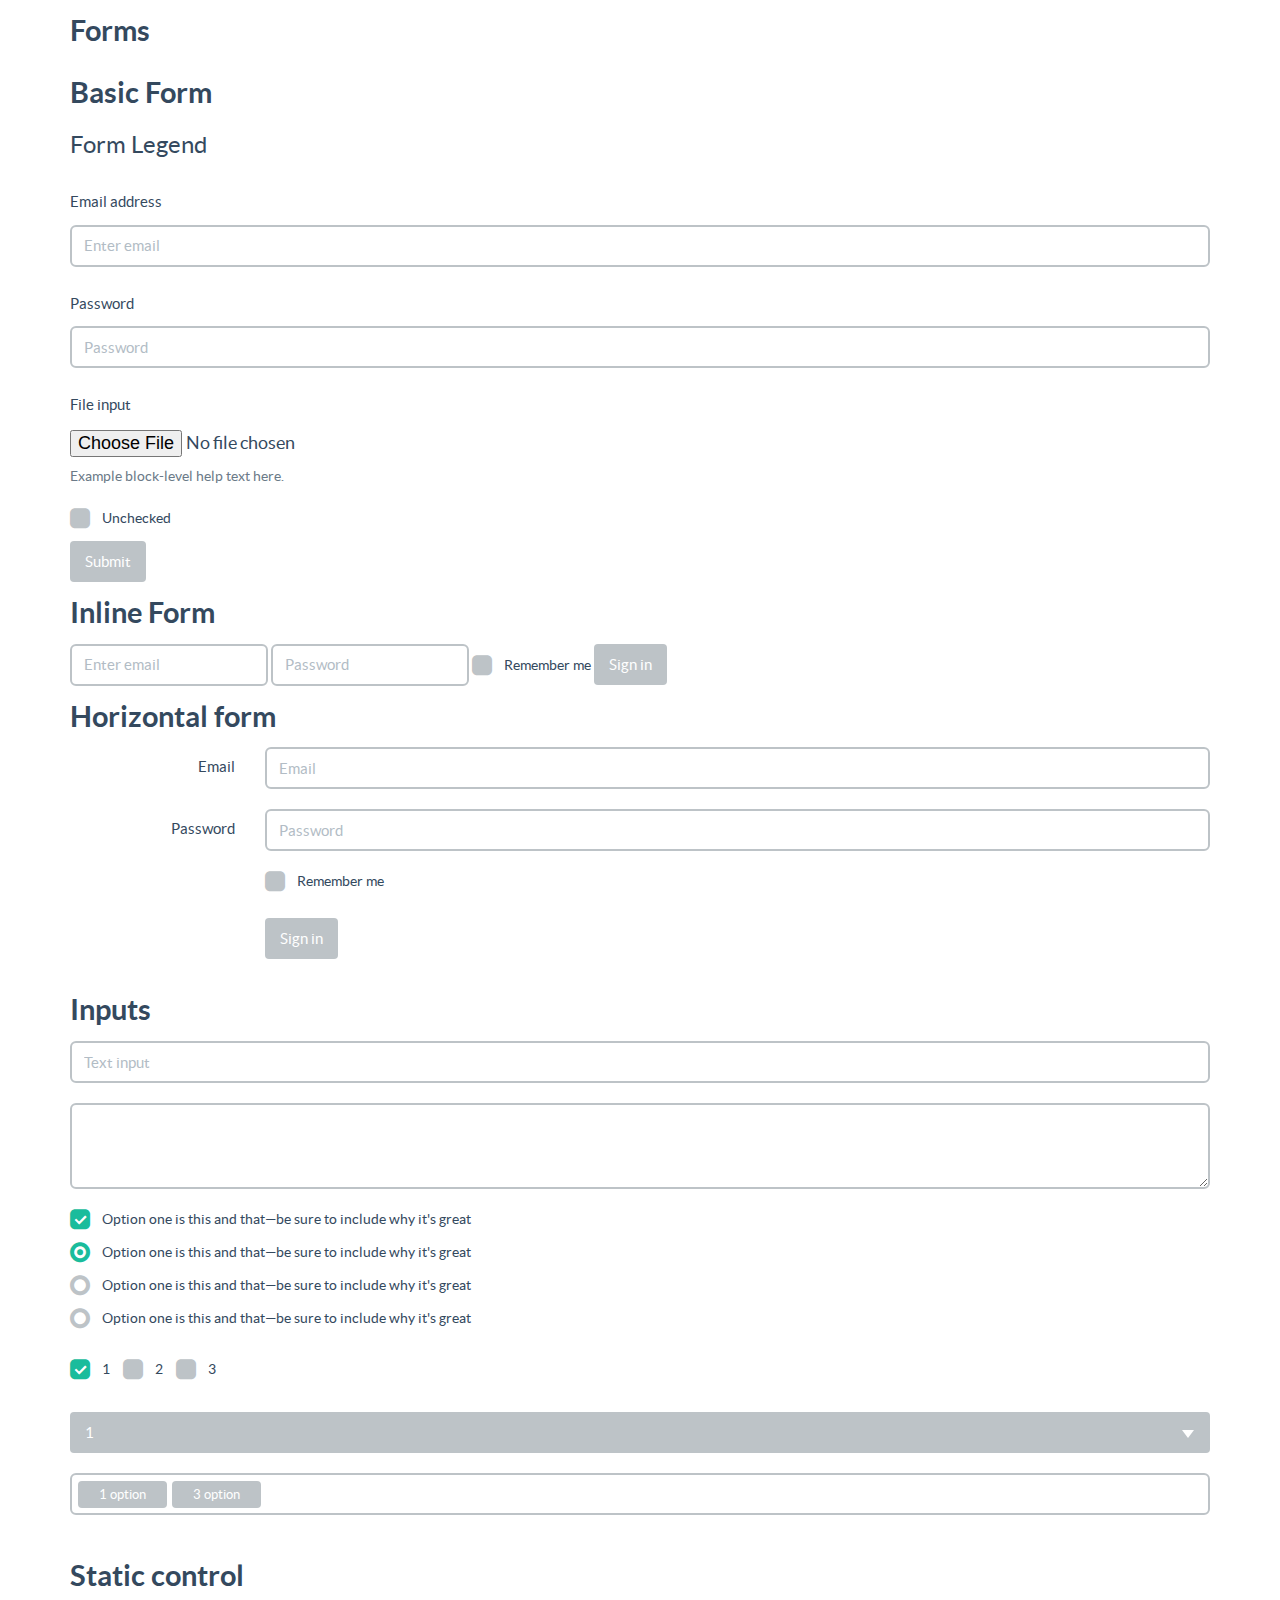
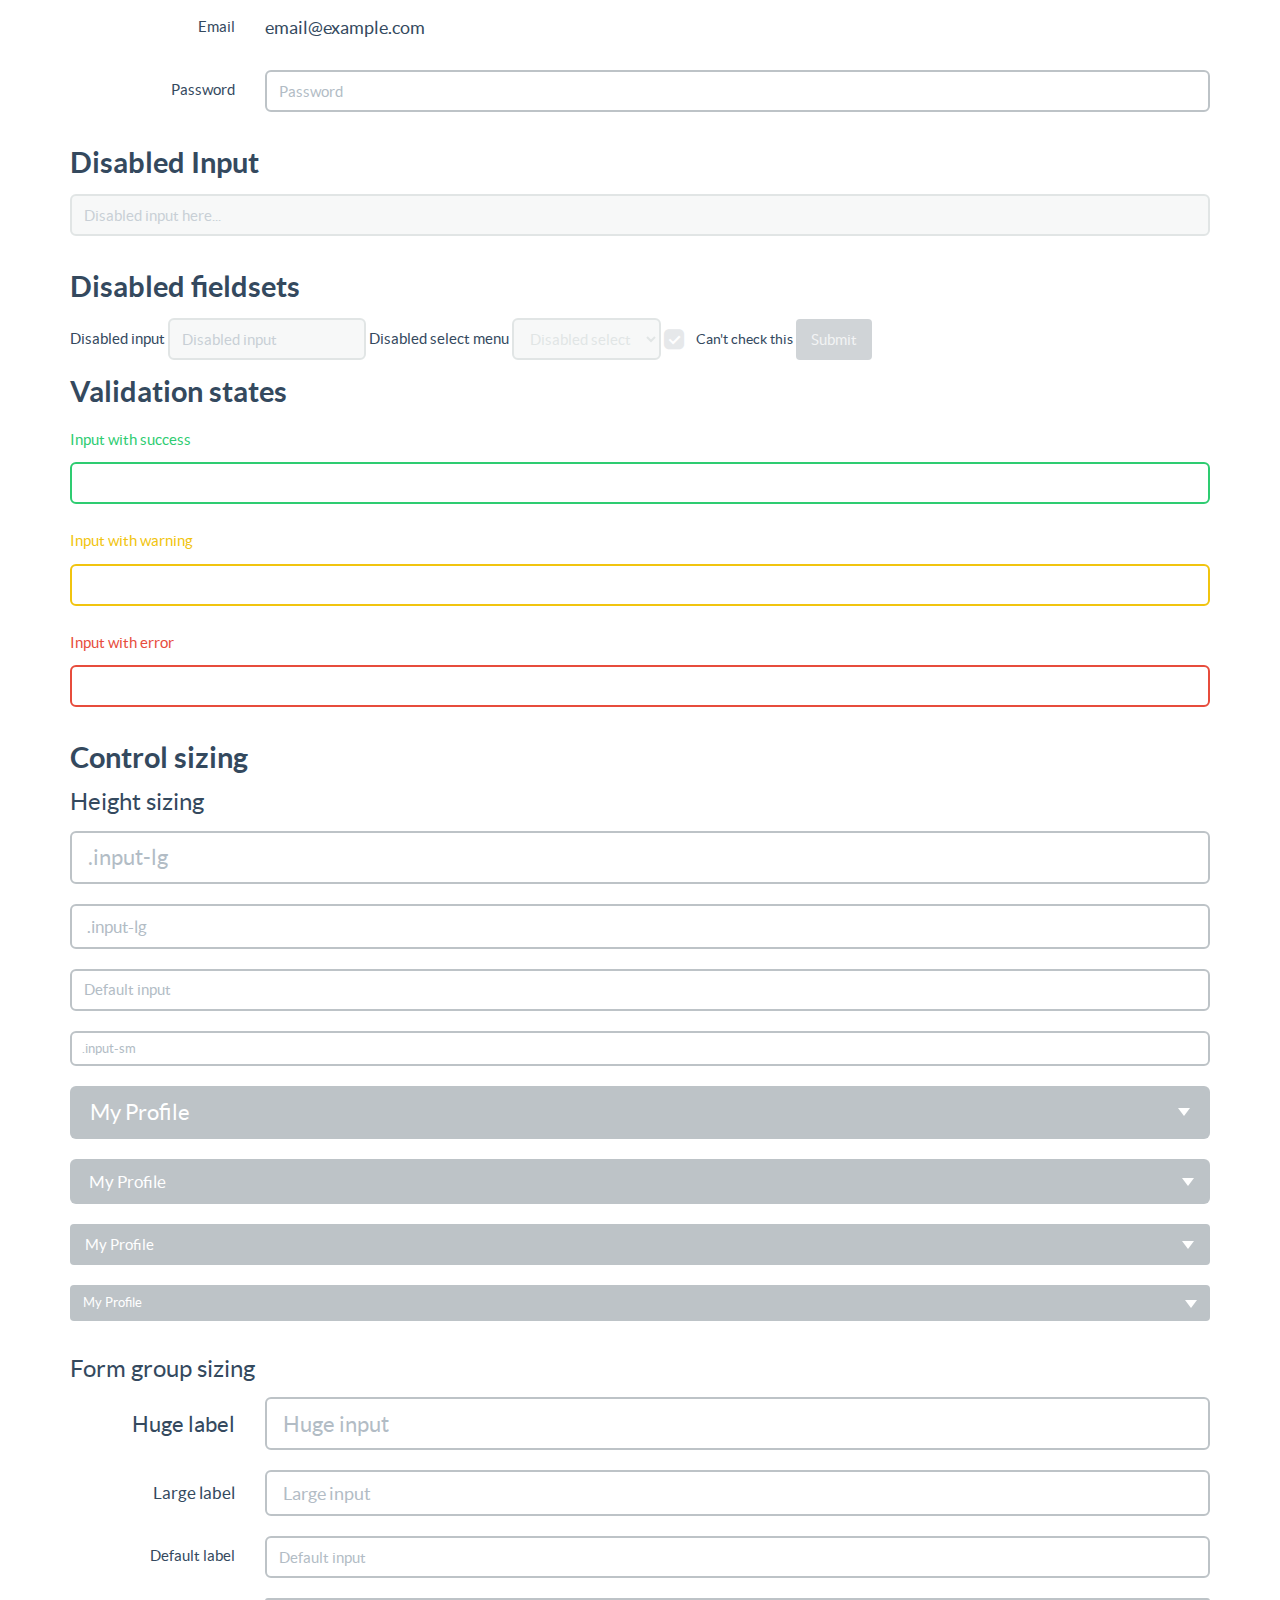
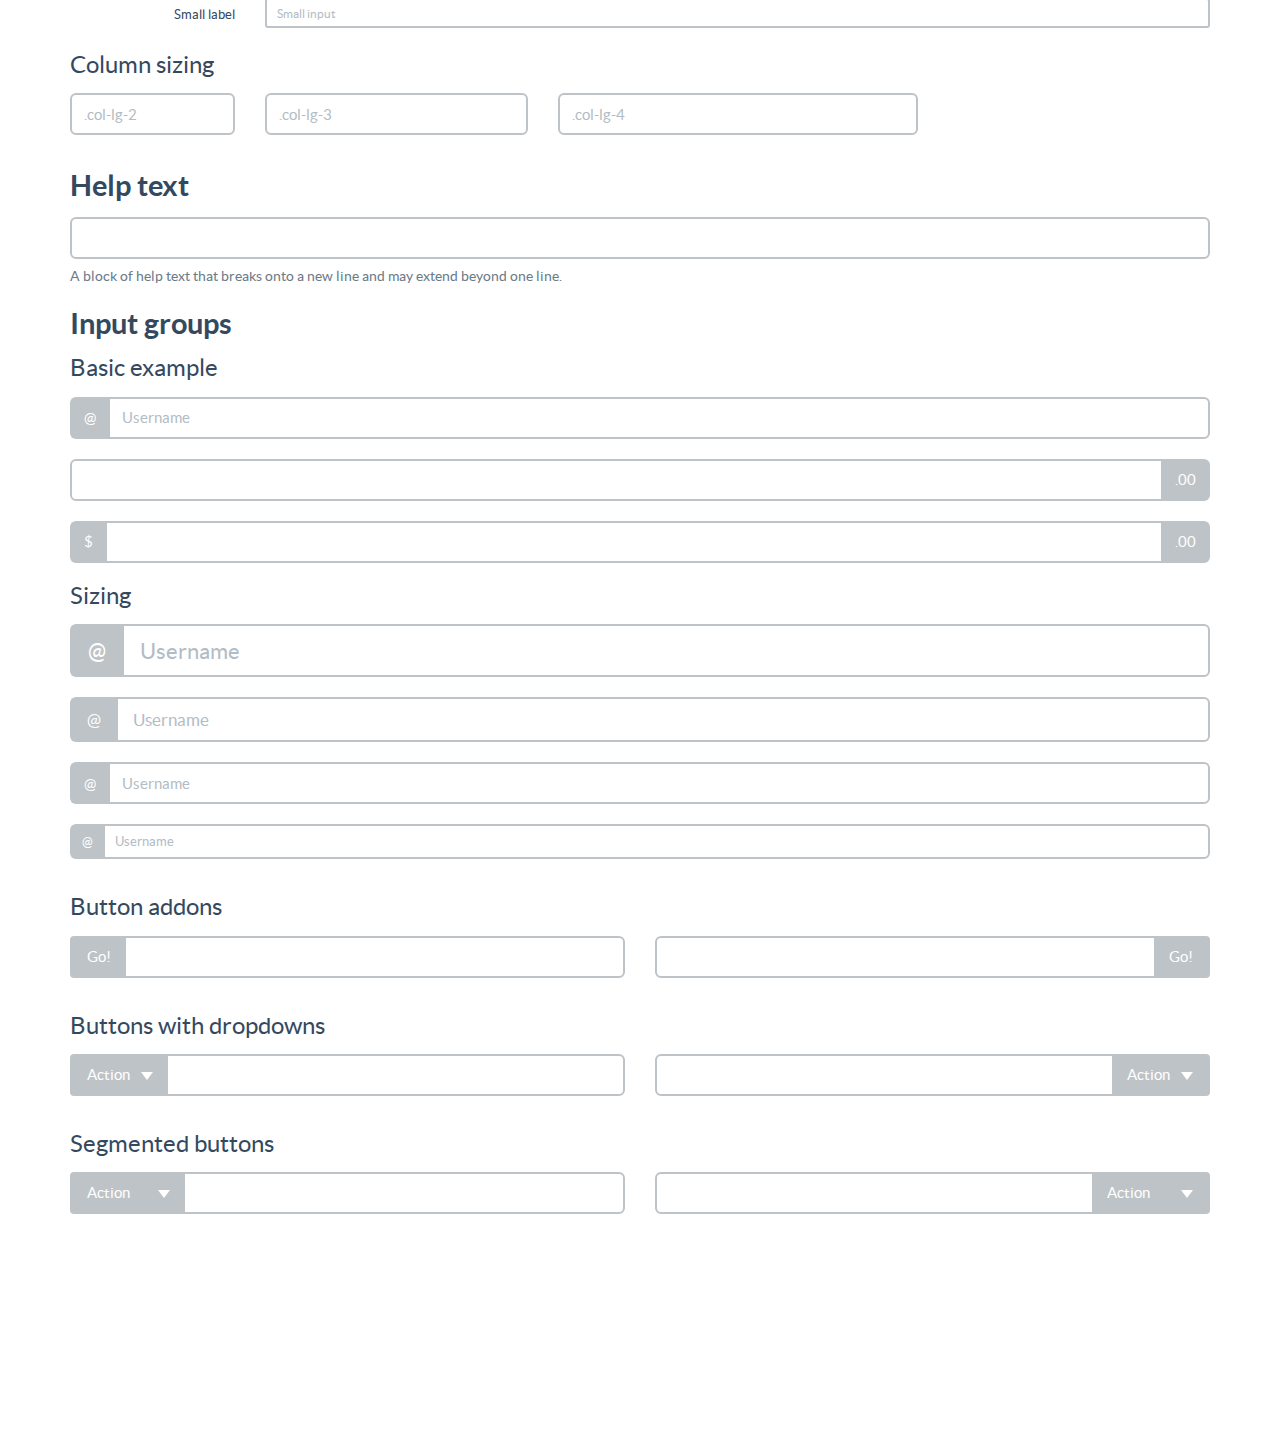
<file: Flat-UI-master/docs/examples/forms.html>
<!DOCTYPE html>
<html lang="en">
  <head>
    <meta charset="utf-8">
    <title>Flat UI Free</title>
    <meta name="viewport" content="width=device-width, initial-scale=1.0">

    <!-- Loading Bootstrap -->
    <link href="../../dist/css/vendor/bootstrap/css/bootstrap.min.css" rel="stylesheet">

    <!-- Loading Flat UI -->
    <link href="../../dist/css/flat-ui.css" rel="stylesheet">

    <link rel="shortcut icon" href="../../dist/img/favicon.ico">

    <!-- HTML5 shim, for IE6-8 support of HTML5 elements. All other JS at the end of file. -->
    <!--[if lt IE 9]>
      <script src="../../dist/js/vendor/html5shiv.js"></script>
      <script src="../../dist/js/vendor/respond.min.js"></script>
    <![endif]-->
  </head>
  <body>

    <style>
      body {
        padding-bottom: 200px;
      }
    </style>

    <div class="container">
      <h4>Forms</h4>
      <div class="row">
        <div class="col-md-12">
          <h4>Basic Form</h4>
          <form role="form">
            <legend>Form Legend</legend>
            <div class="form-group">
              <label for="exampleInputEmail1">Email address</label>
              <input type="email" class="form-control" id="exampleInputEmail1" placeholder="Enter email">
            </div>
            <div class="form-group">
              <label for="exampleInputPassword1">Password</label>
              <input type="password" class="form-control" id="exampleInputPassword1" placeholder="Password">
            </div>
            <div class="form-group">
              <label for="exampleInputFile">File input</label>
              <input type="file" id="exampleInputFile">
              <p class="help-block">Example block-level help text here.</p>
            </div>
            <label class="checkbox" for="checkbox1">
              <input type="checkbox" data-toggle="checkbox" value="" id="checkbox1" required>
              Unchecked
            </label>
            <button type="submit" class="btn btn-default">Submit</button>
          </form>
        </div><!-- /.col-md-12 -->
      </div><!-- /.row -->
      <div class="row">
        <div class="col-md-12">
          <h4>Inline Form</h4>
          <form class="form-inline" role="form">
            <div class="form-group">
              <label class="sr-only" for="exampleInputEmail2">Email address</label>
              <input type="email" class="form-control" id="exampleInputEmail2" placeholder="Enter email">
            </div>
            <div class="form-group">
              <label class="sr-only" for="exampleInputPassword2">Password</label>
              <input type="password" class="form-control" id="exampleInputPassword2" placeholder="Password">
            </div>
            <div class="form-group">
              <label class="checkbox" for="checkbox2">
                <input type="checkbox" data-toggle="checkbox" value="" id="checkbox2" required>
                Remember me
              </label>
            </div>
            <button type="submit" class="btn btn-default">Sign in</button>
          </form>
        </div><!-- /.col-md-12 -->
      </div><!-- /.row -->
      <div class="row">
        <div class="col-md-12">
          <h4>Horizontal form</h4>
          <form class="form-horizontal" role="form">
            <div class="form-group">
              <label for="inputEmail1" class="col-lg-2 control-label">Email</label>
              <div class="col-lg-10">
                <input type="email" class="form-control" id="inputEmail1" placeholder="Email">
              </div>
            </div>
            <div class="form-group">
              <label for="inputPassword1" class="col-lg-2 control-label">Password</label>
              <div class="col-lg-10">
                <input type="password" class="form-control" id="inputPassword1" placeholder="Password">
              </div>
            </div>
            <div class="form-group">
              <div class="col-lg-offset-2 col-lg-10">
                <label class="checkbox" for="checkbox3">
                  <input type="checkbox" data-toggle="checkbox" value="" id="checkbox3" required>
                  Remember me
                </label>
              </div>
            </div>
            <div class="form-group">
              <div class="col-lg-offset-2 col-lg-10">
                <button type="submit" class="btn btn-default">Sign in</button>
              </div>
            </div>
          </form>
        </div><!-- /.col-md-12 -->
      </div><!-- /.row -->
      <div class="row">
        <div class="col-md-12">
          <h4>Inputs</h4>
          <form action="#" class="form">
            <div class="form-group">
              <input type="text" class="form-control" placeholder="Text input">
            </div>
            <div class="form-group">
              <textarea class="form-control" rows="3"></textarea>
            </div>
            <div class="form-group">
              <label class="checkbox" for="checkbox4">
                <input type="checkbox" data-toggle="checkbox" value="" id="checkbox4" required checked>
                 Option one is this and that&mdash;be sure to include why it's great
              </label>
              <label class="radio" for="radio4a">
                <input type="radio" name="optionsRadios" data-toggle="radio" value="" id="radio4a" required checked>
                 Option one is this and that&mdash;be sure to include why it's great
              </label>
              <label class="radio" for="radio4b">
                <input type="radio" name="optionsRadios" data-toggle="radio" value="" id="radio4b" required>
                 Option one is this and that&mdash;be sure to include why it's great
              </label>
              <label class="radio" for="radio4c">
                <input type="radio" name="optionsRadios" data-toggle="radio" value="" id="radio4c" required>
                 Option one is this and that&mdash;be sure to include why it's great
              </label>
            </div>
            <div class="form-group">
              <label class="checkbox checkbox-inline" for="checkbox5a">
                <input type="checkbox" data-toggle="checkbox" value="" id="checkbox5a" required checked> 1
              </label>
              <label class="checkbox checkbox-inline" for="checkbox5b">
                <input type="checkbox" data-toggle="checkbox" value="" id="checkbox5b" required > 2
              </label>
              <label class="checkbox checkbox-inline" for="checkbox5c">
                <input type="checkbox" data-toggle="checkbox" value="" id="checkbox5c" required > 3
              </label>
            </div>
            <div class="form-group">
              <select data-toggle="select" class="form-control select select-default">
                <option>1</option>
                <option>2</option>
                <option>3</option>
                <option>4</option>
                <option>5</option>
              </select>
            </div>
            <div class="form-group">
              <select data-toggle="select" multiple class="form-control multiselect multiselect-default mrs mbm">
                <option value="0" selected>1 option</option>
                <option value="1">2 option</option>
                <option value="2" selected>3 option</option>
                <option value="3">4 option</option>
                <option value="4">5 option</option>
              </select>
            </div>
          </form>
        </div>
      </div><!-- /.row -->
      <div class="row">
        <div class="col-md-12">
          <h4>Static control</h4>
          <form class="form-horizontal" role="form">
            <div class="form-group">
              <label class="col-lg-2 control-label">Email</label>
              <div class="col-lg-10">
                <p class="form-control-static">email@example.com</p>
              </div>
            </div>
            <div class="form-group">
              <label for="inputPassword" class="col-lg-2 control-label">Password</label>
              <div class="col-lg-10">
                <input type="password" class="form-control" id="inputPassword" placeholder="Password">
              </div>
            </div>
          </form>
        </div>
      </div><!-- /.row -->
      <div class="row">
        <div class="col-md-12">
          <h4>Disabled Input</h4>
          <form action="#" class="form">
            <div class="form-group">
              <input class="form-control" id="disabledInput" type="text" placeholder="Disabled input here..." disabled>
            </div>
          </form>
        </div>
      </div><!-- /.row -->
      <div class="row">
        <div class="col-md-12">
          <h4>Disabled fieldsets</h4>
          <form class="form-inline" role="form">
            <fieldset disabled>
              <div class="form-group">
                <label for="disabledTextInput">Disabled input</label>
                <input type="text" id="disabledTextInput" class="form-control" placeholder="Disabled input">
              </div>
              <div class="form-group">
                <label for="disabledSelect">Disabled select menu</label>
                <select id="disabledSelect" class="form-control">
                  <option>Disabled select</option>
                </select>
              </div>
              <label class="checkbox checkbox-inline" for="checkbox6">
                <input type="checkbox" data-toggle="checkbox" value="" id="checkbox6" required checked> Can't check this
              </label>
              <button type="submit" class="btn btn-primary">Submit</button>
            </fieldset>
          </form>
        </div>
      </div><!-- /.row -->
      <div class="row">
        <div class="col-md-12">
          <h4>Validation states</h4>
          <div class="form-group has-success">
            <label class="control-label" for="inputSuccess">Input with success</label>
            <input type="text" class="form-control" id="inputSuccess">
          </div>
          <div class="form-group has-warning">
            <label class="control-label" for="inputWarning">Input with warning</label>
            <input type="text" class="form-control" id="inputWarning">
          </div>
          <div class="form-group has-error">
            <label class="control-label" for="inputError">Input with error</label>
            <input type="text" class="form-control" id="inputError">
          </div>
        </div>
      </div><!-- /.row -->
      <div class="row">
        <div class="col-md-12">
          <h4>Control sizing</h4>
          <h6>Height sizing</h6>
          <div class="form-group">
            <input class="form-control input-hg" type="text" placeholder=".input-lg">
          </div>
          <div class="form-group">
            <input class="form-control input-lg" type="text" placeholder=".input-lg">
          </div>
          <div class="form-group">
            <input class="form-control" type="text" placeholder="Default input">
          </div>
          <div class="form-group">
            <input class="form-control input-sm" type="text" placeholder=".input-sm">
          </div>

          <div class="form-group">
            <select data-toggle="select" class="form-control select select-default select-hg">
              <optgroup label="Profile">
                <option value="0">My Profile</option>
                <option value="1">My Friends</option>
              </optgroup>
              <optgroup label="System">
                <option value="2">Messages</option>
                <option value="3">My Settings</option>
                <option value="4" class="highlighted">Logout</option>
              </optgroup>
            </select>
          </div>
          <div class="form-group">
            <select data-toggle="select" class="form-control select select-default select-lg">
              <optgroup label="Profile">
                <option value="0">My Profile</option>
                <option value="1">My Friends</option>
              </optgroup>
              <optgroup label="System">
                <option value="2">Messages</option>
                <option value="3">My Settings</option>
                <option value="4" class="highlighted">Logout</option>
              </optgroup>
            </select>
          </div>
          <div class="form-group">
            <select data-toggle="select" class="form-control select select-default">
              <optgroup label="Profile">
                <option value="0">My Profile</option>
                <option value="1">My Friends</option>
              </optgroup>
              <optgroup label="System">
                <option value="2">Messages</option>
                <option value="3">My Settings</option>
                <option value="4" class="highlighted">Logout</option>
              </optgroup>
            </select>
          </div>
          <div class="form-group">
            <select data-toggle="select" class="form-control select select-default select-sm">
              <optgroup label="Profile">
                <option value="0">My Profile</option>
                <option value="1">My Friends</option>
              </optgroup>
              <optgroup label="System">
                <option value="2">Messages</option>
                <option value="3">My Settings</option>
                <option value="4" class="highlighted">Logout</option>
              </optgroup>
            </select>
          </div>
        </div>
      </div>
      <h6>Form group sizing</h6>
      <form class="form-horizontal" role="form">
        <div class="form-group form-group-hg">
          <label class="col-sm-2 control-label" for="formGroupInputHuge">Huge label</label>
          <div class="col-sm-10">
            <input class="form-control" type="text" id="formGroupInputHuge" placeholder="Huge input">
          </div>
        </div>
        <div class="form-group form-group-lg">
          <label class="col-sm-2 control-label" for="formGroupInputLarge">Large label</label>
          <div class="col-sm-10">
            <input class="form-control" type="text" id="formGroupInputLarge" placeholder="Large input">
          </div>
        </div>
        <div class="form-group">
          <label class="col-sm-2 control-label" for="formGroupInputDefault">Default label</label>
          <div class="col-sm-10">
            <input class="form-control" type="text" id="formGroupInputDefault" placeholder="Default input">
          </div>
        </div>
        <div class="form-group form-group-sm">
          <label class="col-sm-2 control-label" for="formGroupInputSmall">Small label</label>
          <div class="col-sm-10">
            <input class="form-control" type="text" id="formGroupInputSmall" placeholder="Small input">
          </div>
        </div>
      </form>
      <h6>Column sizing</h6>
      <div class="row">
        <div class="col-lg-2">
          <div class="form-group">
            <input type="text" class="form-control" placeholder=".col-lg-2">
          </div><!-- /.form-group -->
        </div>
        <div class="col-lg-3">
          <div class="form-group">
            <input type="text" class="form-control" placeholder=".col-lg-3">
          </div><!-- /.form-group -->
        </div>
        <div class="col-lg-4">
          <div class="form-group">
            <input type="text" class="form-control" placeholder=".col-lg-4">
          </div><!-- /.form-group -->
        </div>
      </div>
      <div class="row">
        <div class="col-md-12">
          <h4>Help text</h4>
          <form class="form">
            <input type="text" class="form-control">
            <span class="help-block">A block of help text that breaks onto a new line and may extend beyond one line.</span>
          </form>
        </div>
      </div>
      <div class="row">
        <div class="col-md-12">
          <h4>Input groups</h4>
          <h6>Basic example</h6>
          <div class="form-group">
            <div class="input-group">
              <span class="input-group-addon">@</span>
              <input type="text" class="form-control" placeholder="Username">
            </div>
          </div>
          <div class="form-group">
            <div class="input-group">
              <input type="text" class="form-control">
              <span class="input-group-addon">.00</span>
            </div>
          </div>
          <div class="form-group">
            <div class="input-group">
              <span class="input-group-addon">$</span>
              <input type="text" class="form-control">
              <span class="input-group-addon">.00</span>
            </div>
          </div>
          <h6>Sizing</h6>
          <div class="form-group">
            <div class="input-group input-group-hg">
              <span class="input-group-addon">@</span>
              <input type="text" class="form-control input-hg" placeholder="Username">
            </div>
          </div>
          <div class="form-group">
            <div class="input-group input-group-lg">
              <span class="input-group-addon">@</span>
              <input type="text" class="form-control input-lg" placeholder="Username">
            </div>
          </div>

          <div class="form-group">
            <div class="input-group">
              <span class="input-group-addon">@</span>
              <input type="text" class="form-control" placeholder="Username">
            </div>
          </div>

          <div class="form-group">
            <div class="input-group input-group-sm">
              <span class="input-group-addon">@</span>
              <input type="text" class="form-control" placeholder="Username">
            </div>
          </div>

        </div>
      </div><!-- /.row -->
      <h6>Button addons</h6>
      <div class="row">
        <div class="col-lg-6">
          <div class="form-group">
            <div class="input-group">
              <span class="input-group-btn">
                <button class="btn btn-default" type="button">Go!</button>
              </span>
              <input type="text" class="form-control">
            </div><!-- /input-group -->
          </div>
        </div><!-- /.col-lg-6 -->
        <div class="col-lg-6">
          <div class="form-group">
            <div class="input-group">
              <input type="text" class="form-control">
              <span class="input-group-btn">
                <button class="btn btn-default" type="button">Go!</button>
              </span>
            </div><!-- /input-group -->
          </div><!-- /.form-group -->
        </div><!-- /.col-lg-6 -->
      </div><!-- /.row -->
      <h6>Buttons with dropdowns</h6>
      <div class="row">
        <div class="col-lg-6">
          <div class="form-group">
            <div class="input-group">
              <div class="input-group-btn">
                <button type="button" class="btn btn-default dropdown-toggle" data-toggle="dropdown">Action <span class="caret"></span></button>
                <ul class="dropdown-menu">
                  <li><a href="#">Action</a></li>
                  <li><a href="#">Another action</a></li>
                  <li><a href="#">Something else here</a></li>
                  <li class="divider"></li>
                  <li><a href="#">Separated link</a></li>
                </ul>
              </div><!-- /btn-group -->
              <input type="text" class="form-control">
            </div><!-- /input-group -->
          </div><!-- /.form-group -->
        </div><!-- /.col-lg-6 -->
        <div class="col-lg-6">
          <div class="form-group">
            <div class="input-group">
              <input type="text" class="form-control">
              <div class="input-group-btn">
                <button type="button" class="btn btn-default dropdown-toggle" data-toggle="dropdown">Action <span class="caret"></span></button>
                <ul class="dropdown-menu pull-right">
                  <li><a href="#">Action</a></li>
                  <li><a href="#">Another action</a></li>
                  <li><a href="#">Something else here</a></li>
                  <li class="divider"></li>
                  <li><a href="#">Separated link</a></li>
                </ul>
              </div><!-- /btn-group -->
            </div><!-- /input-group -->
          </div><!-- /.form-group -->
        </div><!-- /.col-lg-6 -->
      </div><!-- /.row -->
      <h6>Segmented buttons</h6>
      <div class="row">
        <div class="col-lg-6">
          <div class="form-group">
            <div class="input-group">
              <div class="input-group-btn">
                <button tabindex="-1" class="btn btn-default" type="button">Action</button>
                <button tabindex="-1" data-toggle="dropdown" class="btn btn-default dropdown-toggle" type="button">
                  <span class="caret"></span>
                </button>
                <ul role="menu" class="dropdown-menu">
                  <li><a href="#">Action</a></li>
                  <li><a href="#">Another action</a></li>
                  <li><a href="#">Something else here</a></li>
                  <li class="divider"></li>
                  <li><a href="#">Separated link</a></li>
                </ul>
              </div>
              <input type="text" class="form-control">
            </div><!-- /.input-group -->
          </div><!-- /.form-group -->
        </div><!-- /.col-lg-6 -->
        <div class="col-lg-6">
          <div class="form-group">
            <div class="input-group">
              <input type="text" class="form-control">
              <div class="input-group-btn">
                <button tabindex="-1" class="btn btn-default" type="button">Action</button>
                <button tabindex="-1" data-toggle="dropdown" class="btn btn-default dropdown-toggle" type="button">
                  <span class="caret"></span>
                </button>
                <ul role="menu" class="dropdown-menu pull-right">
                  <li><a href="#">Action</a></li>
                  <li><a href="#">Another action</a></li>
                  <li><a href="#">Something else here</a></li>
                  <li class="divider"></li>
                  <li><a href="#">Separated link</a></li>
                </ul>
              </div>
            </div><!-- /.input-group -->
          </div><!-- /.form-group -->
        </div><!-- /.col-lg-6 -->
      </div><!-- /.row -->
    </div><!-- /.container -->

    <!-- jQuery (necessary for Bootstrap's JavaScript plugins) -->
    <script src="../../dist/js/vendor/jquery.min.js"></script>
    <!-- Include all compiled plugins (below), or include individual files as needed -->
    <script src="../../dist/js/flat-ui.min.js"></script>

    <script src="../assets/js/application.js"></script>

  </body>
</html>
</file>
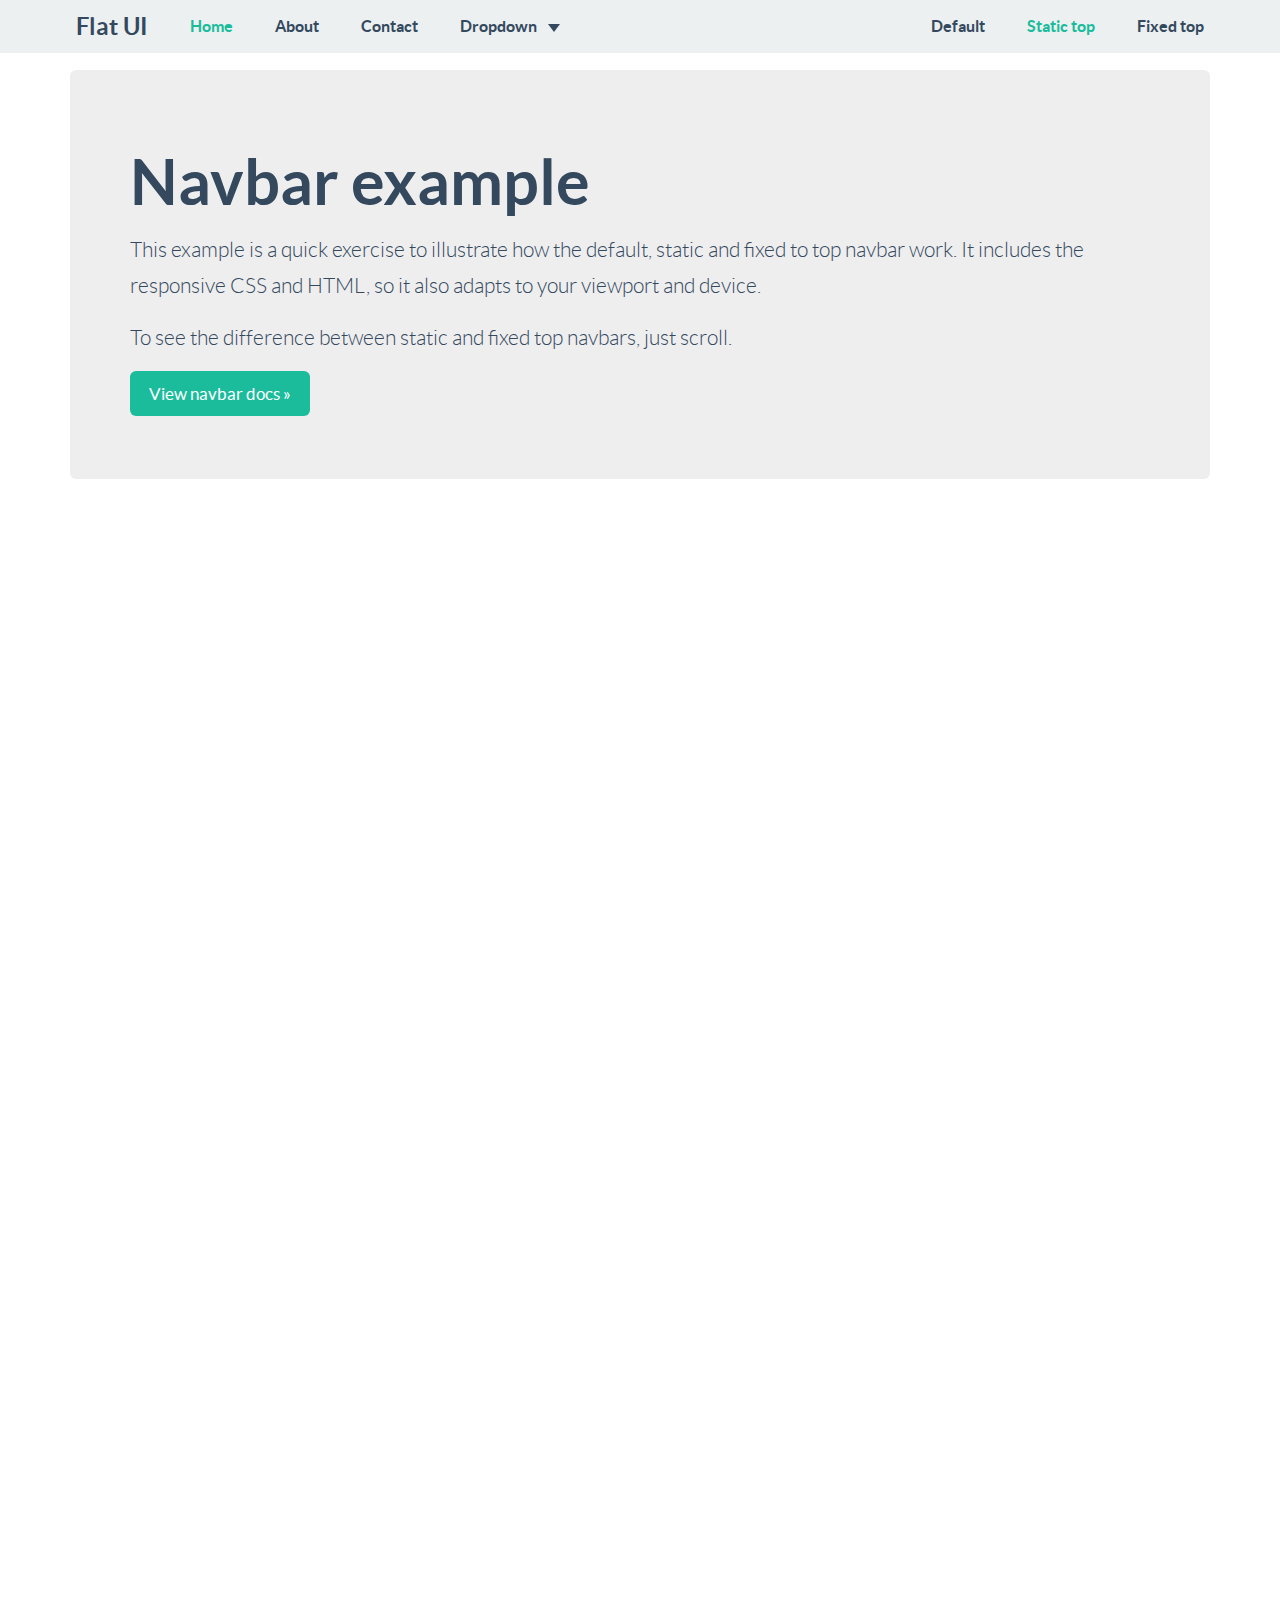
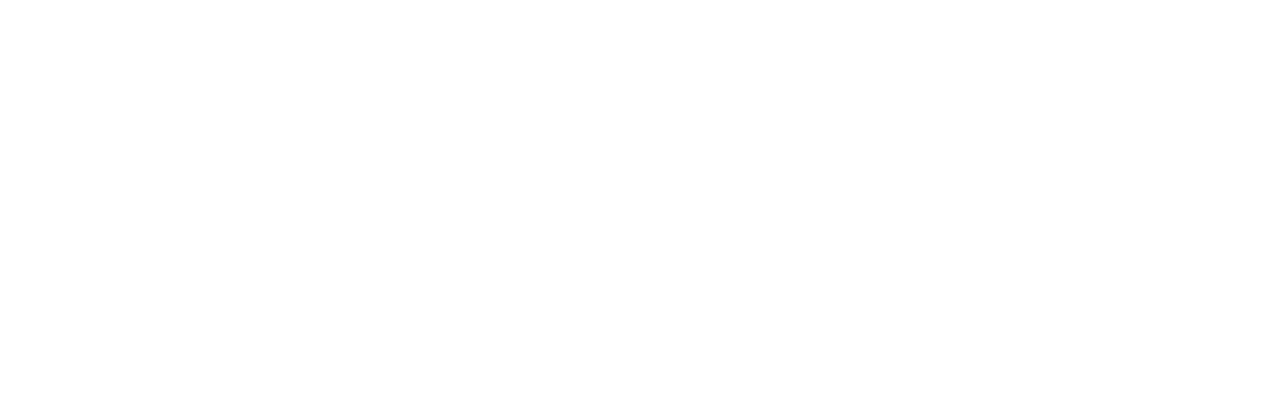
<file: Flat-UI-master/docs/examples/navbar-fixed-top.html>
<!DOCTYPE html>
<html lang="en">
  <head>
    <meta charset="utf-8">
    <title>Flat UI Free</title>
    <meta name="viewport" content="width=device-width, initial-scale=1.0">

    <!-- Loading Bootstrap -->
    <link href="../../dist/css/vendor/bootstrap/css/bootstrap.min.css" rel="stylesheet">

    <!-- Loading Flat UI -->
    <link href="../../dist/css/flat-ui.css" rel="stylesheet">

    <link rel="shortcut icon" href="../../dist/img/favicon.ico">

    <!-- HTML5 shim, for IE6-8 support of HTML5 elements. All other JS at the end of file. -->
    <!--[if lt IE 9]>
      <script src="../../dist/js/vendor/html5shiv.js"></script>
      <script src="../../dist/js/vendor/respond.min.js"></script>
    <![endif]-->
  </head>
  <body>
    <style>
      body {
        min-height: 2000px;
        padding-top: 70px;
      }
    </style>

    <!-- Static navbar -->
    <div class="navbar navbar-default navbar-fixed-top" role="navigation">
      <div class="container">
        <div class="navbar-header">
          <button type="button" class="navbar-toggle" data-toggle="collapse" data-target=".navbar-collapse">
            <span class="sr-only">Toggle navigation</span>
          </button>
          <a class="navbar-brand" href="#">Flat UI</a>
        </div>
        <div class="navbar-collapse collapse">
          <ul class="nav navbar-nav">
            <li class="active"><a href="#">Home</a></li>
            <li><a href="#about">About</a></li>
            <li><a href="#contact">Contact</a></li>
            <li class="dropdown">
              <a href="#" class="dropdown-toggle" data-toggle="dropdown">Dropdown <b class="caret"></b></a>
              <ul class="dropdown-menu">
                <li><a href="#">Action</a></li>
                <li><a href="#">Another action</a></li>
                <li><a href="#">Something else here</a></li>
                <li class="divider"></li>
                <li class="dropdown-header">Nav header</li>
                <li><a href="#">Separated link</a></li>
                <li><a href="#">One more separated link</a></li>
              </ul>
            </li>
          </ul>
          <ul class="nav navbar-nav navbar-right">
            <li><a href="../navbar/">Default</a></li>
            <li class="active"><a href="./">Static top</a></li>
            <li><a href="../navbar-fixed-top/">Fixed top</a></li>
          </ul>
        </div><!--/.nav-collapse -->
      </div>
    </div>


    <div class="container">

      <!-- Main component for a primary marketing message or call to action -->
      <div class="jumbotron">
        <h1>Navbar example</h1>
        <p>This example is a quick exercise to illustrate how the default, static and fixed to top navbar work. It includes the responsive CSS and HTML, so it also adapts to your viewport and device.</p>
        <p>To see the difference between static and fixed top navbars, just scroll.</p>
        <p>
          <a class="btn btn-lg btn-primary" href="../../components/#navbar" role="button">View navbar docs &raquo;</a>
        </p>
      </div>

    </div> <!-- /container -->

    <!-- jQuery (necessary for Bootstrap's JavaScript plugins) -->
    <script src="../../dist/js/vendor/jquery.min.js"></script>
    <!-- Include all compiled plugins (below), or include individual files as needed -->
    <script src="../../dist/js/flat-ui.min.js"></script>

    <script src="../assets/js/application.js"></script>

  </body>
</html>
</file>
<file: demo/css/style.css>
.question {
	text-align: center;
	letter-spacing: 1px;
    font-size: 30px;
    font-weight: 900;
	transition:all 0.3s ease;
	margin-bottom: 80px;
}

.question:hover {
    -webkit-transform: scale(1.3);
    -ms-transform: scale(1.3);
    transform: scale(1.3);
}

.heading {
	text-align: center;
    margin-bottom: 50px;
    color: #186677;
    letter-spacing: 2px;
    font-size: 40px;
    font-weight: 900;
}

#option-1-1 {
	width: 13%;
	margin-left: 1.5%;
	float: left;
	transition:all 0.3s ease;
	background:#53a7ea;
	height: 200px;
	color: #fff;
}

#option-1-2, #option-1-3, #option-1-4, #option-1-5, #option-1-6 {
	width: 13%;
	margin-left: 1%;
	float: left;
	transition:all 0.3s ease;
	background:#53a7ea;
	height: 200px;
	color: #fff;
}

#option-1-7 {
	width: 13%;
	margin-right: 1.5%;
	float: right;
	transition:all 0.3s ease;
	background:#53a7ea;
	height: 200px;
	color: #fff;
}

#option-1-1:hover, #option-1-2:hover, #option-1-3:hover, #option-1-4:hover, #option-1-5:hover, #option-1-6:hover, #option-1-7:hover {
	-webkit-transform: scale(0.9);
	-ms-transform: scale(0.9);
	transform: scale(0.9);
}

.align-center {
	text-align: center;
}

h1 {
	font-size: 40px;
    font-weight: 900;
}

.questions {
	background: #c9fbec;
	overflow: hidden;
	padding-top: 20px;
	padding-bottom: 50px;
	border: 2px solid #90d2bf;
    border-radius: 25px;
}

p {
	font-size: 20px;
	font-weight: 300px;
	margin: 5px;
}

.prev {
	float: left;
	margin-left: 1.5%;
}

.next {
	float: right;
	margin-right: 1.5%;
}

.prev, .next {
	color: #000;
	background: #999;
	font-weight: bold;
	border: 1px solid #999;
	margin-top: 50px;
	font-size: 15px;
}

.prev > img {
	float: left;
}

.next > img {
	float: right;
}
 
.back:hover, .prev:hover, .next:hover {
	color: #000;
	background: #fff;
	cursor: pointer;
}

input[type="checkbox"] {
    display:none;
}

input[type="checkbox"] + label {
	font-size: 18px;
	font-weight: bold;
	margin-left: 5px;
}

input[type="checkbox"] + label span {
	margin-top: 20px;
    display:inline-block;
    width:19px;
    height:19px;
    vertical-align:bottom;
    background:url(check_radio_sheet.png) left top no-repeat;
    cursor:pointer;
}

input[type="checkbox"]:checked + label span {
    background:url(check_radio_sheet.png) -19px top no-repeat;
}

#option-3-1 {
	width: 31%;
	margin-left: 1.5%;
	float: left;
	transition:all 0.3s ease;
	background:#53a7ea;
	height: 200px;
	color: #fff;
}

#option-3-2 {
	width: 31%;
	margin-left: 2%;
	float: left;
	transition:all 0.3s ease;
	background:#53a7ea;
	height: 200px;
	color: #fff;
}

#option-3-3 {
	width: 31%;
	margin-right: 1.5%;
	margin-left: 2%;
	float: right;
	transition:all 0.3s ease;
	background:#53a7ea;
	height: 200px;
	color: #fff;
}

#option-3-1:hover, #option-3-2:hover, #option-3-3:hover {
	-webkit-transform: scale(0.9);
	-ms-transform: scale(0.9);
	transform: scale(0.9);
}

/* Radio button */
[type="radio"] {
  border: 0;
  height: 1px; 
  padding: 0;
  position: absolute;
  width: 1px;
  margin-left: 10px;
}

/* One radio button per line */
label {
  display: block;
  cursor: pointer;  /*hand view when on hover*/
  line-height: 2.5;
  font-size: 1.0em;
}

/* the basic, unchecked style */
[type="radio"] + span:before {
  content: '';
  display: inline-block;
  width: 1em;
  height: 1em;
  vertical-align: -0.25em;
  border-radius: 1em;           /*hard border*/
  border: 0.125em solid #fff;
  box-shadow: 0 0 0 0.15em #000;   /*light shadow*/
  margin-right: 0.75em;
  transition: 0.5s ease all;    /*animation here*/
  margin-left: 40px;
}

/* the checked style using the :checked pseudo class */
[type="radio"]:checked + span:before {
  background: #33a2c6;
  box-shadow: 0 0 0 0.25em #000;
  margin-left: 40px;
}

h2 {
	margin-left: 25px;
}

.clear {
	clear: both;
}

input[type="text"] {
  padding: 10px;
  border: solid 1px #fff;
  box-shadow: inset 1px 1px 2px 0 #707070;
  transition: box-shadow 0.3s;
  margin-left: 40px;
}
input[type="text"]:focus,
input[type="text"].focus {
  box-shadow: inset 1px 1px 2px 0 #c9c9c9;
}

/* Output */
#finalButton {
    background-color: #008CBA; 
    border: none;
    color: white;
    padding: 15px 32px;
    text-align: center;
    text-decoration: none;
    display: inline-block;
    font-size: 16px;
}

#finalButton:hover {
    box-shadow: 0 12px 16px 0 rgba(0,0,0,0.24), 0 17px 50px 0 rgba(0,0,0,0.19);
}

#score {
	text-align: center;
}
</file>
<file: Flat-UI-master/dist/css/flat-ui.css>
@font-face {
  font-family: 'Lato';
  src: url('../fonts/lato/lato-black.eot');
  src: url('../fonts/lato/lato-black.eot?#iefix') format('embedded-opentype'), url('../fonts/lato/lato-black.woff') format('woff'), url('../fonts/lato/lato-black.ttf') format('truetype'), url('../fonts/lato/lato-black.svg#latoblack') format('svg');
  font-weight: 900;
  font-style: normal;
}
@font-face {
  font-family: 'Lato';
  src: url('../fonts/lato/lato-bold.eot');
  src: url('../fonts/lato/lato-bold.eot?#iefix') format('embedded-opentype'), url('../fonts/lato/lato-bold.woff') format('woff'), url('../fonts/lato/lato-bold.ttf') format('truetype'), url('../fonts/lato/lato-bold.svg#latobold') format('svg');
  font-weight: bold;
  font-style: normal;
}
@font-face {
  font-family: 'Lato';
  src: url('../fonts/lato/lato-bolditalic.eot');
  src: url('../fonts/lato/lato-bolditalic.eot?#iefix') format('embedded-opentype'), url('../fonts/lato/lato-bolditalic.woff') format('woff'), url('../fonts/lato/lato-bolditalic.ttf') format('truetype'), url('../fonts/lato/lato-bolditalic.svg#latobold-italic') format('svg');
  font-weight: bold;
  font-style: italic;
}
@font-face {
  font-family: 'Lato';
  src: url('../fonts/lato/lato-italic.eot');
  src: url('../fonts/lato/lato-italic.eot?#iefix') format('embedded-opentype'), url('../fonts/lato/lato-italic.woff') format('woff'), url('../fonts/lato/lato-italic.ttf') format('truetype'), url('../fonts/lato/lato-italic.svg#latoitalic') format('svg');
  font-weight: normal;
  font-style: italic;
}
@font-face {
  font-family: 'Lato';
  src: url('../fonts/lato/lato-light.eot');
  src: url('../fonts/lato/lato-light.eot?#iefix') format('embedded-opentype'), url('../fonts/lato/lato-light.woff') format('woff'), url('../fonts/lato/lato-light.ttf') format('truetype'), url('../fonts/lato/lato-light.svg#latolight') format('svg');
  font-weight: 300;
  font-style: normal;
}
@font-face {
  font-family: 'Lato';
  src: url('../fonts/lato/lato-regular.eot');
  src: url('../fonts/lato/lato-regular.eot?#iefix') format('embedded-opentype'), url('../fonts/lato/lato-regular.woff') format('woff'), url('../fonts/lato/lato-regular.ttf') format('truetype'), url('../fonts/lato/lato-regular.svg#latoregular') format('svg');
  font-weight: normal;
  font-style: normal;
}
@font-face {
  font-family: 'Flat-UI-Icons';
  src: url('../fonts/glyphicons/flat-ui-icons-regular.eot');
  src: url('../fonts/glyphicons/flat-ui-icons-regular.eot?#iefix') format('embedded-opentype'), url('../fonts/glyphicons/flat-ui-icons-regular.woff') format('woff'), url('../fonts/glyphicons/flat-ui-icons-regular.ttf') format('truetype'), url('../fonts/glyphicons/flat-ui-icons-regular.svg#flat-ui-icons-regular') format('svg');
}
[class^="fui-"],
[class*="fui-"] {
  font-family: 'Flat-UI-Icons';
  speak: none;
  font-style: normal;
  font-weight: normal;
  font-variant: normal;
  text-transform: none;
  -webkit-font-smoothing: antialiased;
  -moz-osx-font-smoothing: grayscale;
}
.fui-triangle-up:before {
  content: "\e600";
}
.fui-triangle-down:before {
  content: "\e601";
}
.fui-triangle-up-small:before {
  content: "\e602";
}
.fui-triangle-down-small:before {
  content: "\e603";
}
.fui-triangle-left-large:before {
  content: "\e604";
}
.fui-triangle-right-large:before {
  content: "\e605";
}
.fui-arrow-left:before {
  content: "\e606";
}
.fui-arrow-right:before {
  content: "\e607";
}
.fui-plus:before {
  content: "\e608";
}
.fui-cross:before {
  content: "\e609";
}
.fui-check:before {
  content: "\e60a";
}
.fui-radio-unchecked:before {
  content: "\e60b";
}
.fui-radio-checked:before {
  content: "\e60c";
}
.fui-checkbox-unchecked:before {
  content: "\e60d";
}
.fui-checkbox-checked:before {
  content: "\e60e";
}
.fui-info-circle:before {
  content: "\e60f";
}
.fui-alert-circle:before {
  content: "\e610";
}
.fui-question-circle:before {
  content: "\e611";
}
.fui-check-circle:before {
  content: "\e612";
}
.fui-cross-circle:before {
  content: "\e613";
}
.fui-plus-circle:before {
  content: "\e614";
}
.fui-pause:before {
  content: "\e615";
}
.fui-play:before {
  content: "\e616";
}
.fui-volume:before {
  content: "\e617";
}
.fui-mute:before {
  content: "\e618";
}
.fui-resize:before {
  content: "\e619";
}
.fui-list:before {
  content: "\e61a";
}
.fui-list-thumbnailed:before {
  content: "\e61b";
}
.fui-list-small-thumbnails:before {
  content: "\e61c";
}
.fui-list-large-thumbnails:before {
  content: "\e61d";
}
.fui-list-numbered:before {
  content: "\e61e";
}
.fui-list-columned:before {
  content: "\e61f";
}
.fui-list-bulleted:before {
  content: "\e620";
}
.fui-window:before {
  content: "\e621";
}
.fui-windows:before {
  content: "\e622";
}
.fui-loop:before {
  content: "\e623";
}
.fui-cmd:before {
  content: "\e624";
}
.fui-mic:before {
  content: "\e625";
}
.fui-heart:before {
  content: "\e626";
}
.fui-location:before {
  content: "\e627";
}
.fui-new:before {
  content: "\e628";
}
.fui-video:before {
  content: "\e629";
}
.fui-photo:before {
  content: "\e62a";
}
.fui-time:before {
  content: "\e62b";
}
.fui-eye:before {
  content: "\e62c";
}
.fui-chat:before {
  content: "\e62d";
}
.fui-home:before {
  content: "\e62e";
}
.fui-upload:before {
  content: "\e62f";
}
.fui-search:before {
  content: "\e630";
}
.fui-user:before {
  content: "\e631";
}
.fui-mail:before {
  content: "\e632";
}
.fui-lock:before {
  content: "\e633";
}
.fui-power:before {
  content: "\e634";
}
.fui-calendar:before {
  content: "\e635";
}
.fui-gear:before {
  content: "\e636";
}
.fui-bookmark:before {
  content: "\e637";
}
.fui-exit:before {
  content: "\e638";
}
.fui-trash:before {
  content: "\e639";
}
.fui-folder:before {
  content: "\e63a";
}
.fui-bubble:before {
  content: "\e63b";
}
.fui-export:before {
  content: "\e63c";
}
.fui-calendar-solid:before {
  content: "\e63d";
}
.fui-star:before {
  content: "\e63e";
}
.fui-star-2:before {
  content: "\e63f";
}
.fui-credit-card:before {
  content: "\e640";
}
.fui-clip:before {
  content: "\e641";
}
.fui-link:before {
  content: "\e642";
}
.fui-tag:before {
  content: "\e643";
}
.fui-document:before {
  content: "\e644";
}
.fui-image:before {
  content: "\e645";
}
.fui-facebook:before {
  content: "\e646";
}
.fui-youtube:before {
  content: "\e647";
}
.fui-vimeo:before {
  content: "\e648";
}
.fui-twitter:before {
  content: "\e649";
}
.fui-spotify:before {
  content: "\e64a";
}
.fui-skype:before {
  content: "\e64b";
}
.fui-pinterest:before {
  content: "\e64c";
}
.fui-path:before {
  content: "\e64d";
}
.fui-linkedin:before {
  content: "\e64e";
}
.fui-google-plus:before {
  content: "\e64f";
}
.fui-dribbble:before {
  content: "\e650";
}
.fui-behance:before {
  content: "\e651";
}
.fui-stumbleupon:before {
  content: "\e652";
}
.fui-yelp:before {
  content: "\e653";
}
.fui-wordpress:before {
  content: "\e654";
}
.fui-windows-8:before {
  content: "\e655";
}
.fui-vine:before {
  content: "\e656";
}
.fui-tumblr:before {
  content: "\e657";
}
.fui-paypal:before {
  content: "\e658";
}
.fui-lastfm:before {
  content: "\e659";
}
.fui-instagram:before {
  content: "\e65a";
}
.fui-html5:before {
  content: "\e65b";
}
.fui-github:before {
  content: "\e65c";
}
.fui-foursquare:before {
  content: "\e65d";
}
.fui-dropbox:before {
  content: "\e65e";
}
.fui-android:before {
  content: "\e65f";
}
.fui-apple:before {
  content: "\e660";
}
body {
  font-family: "Lato", Helvetica, Arial, sans-serif;
  font-size: 18px;
  line-height: 1.72222;
  color: #34495e;
  background-color: #ffffff;
}
a {
  color: #16a085;
  text-decoration: none;
  -webkit-transition: .25s;
          transition: .25s;
}
a:hover,
a:focus {
  color: #1abc9c;
  text-decoration: none;
}
a:focus {
  outline: none;
}
.img-rounded {
  border-radius: 6px;
}
.img-thumbnail {
  padding: 4px;
  line-height: 1.72222;
  background-color: #ffffff;
  border: 2px solid #bdc3c7;
  border-radius: 6px;
  -webkit-transition: all 0.25s ease-in-out;
          transition: all 0.25s ease-in-out;
  display: inline-block;
  max-width: 100%;
  height: auto;
}
.img-comment {
  font-size: 15px;
  line-height: 1.2;
  font-style: italic;
  margin: 24px 0;
}
h1,
h2,
h3,
h4,
h5,
h6,
.h1,
.h2,
.h3,
.h4,
.h5,
.h6 {
  font-family: inherit;
  font-weight: 700;
  line-height: 1.1;
  color: inherit;
}
h1 small,
h2 small,
h3 small,
h4 small,
h5 small,
h6 small,
.h1 small,
.h2 small,
.h3 small,
.h4 small,
.h5 small,
.h6 small {
  color: #e7e9ec;
}
h1,
h2,
h3 {
  margin-top: 30px;
  margin-bottom: 15px;
}
h4,
h5,
h6 {
  margin-top: 15px;
  margin-bottom: 15px;
}
h6 {
  font-weight: normal;
}
h1,
.h1 {
  font-size: 61px;
}
h2,
.h2 {
  font-size: 53px;
}
h3,
.h3 {
  font-size: 40px;
}
h4,
.h4 {
  font-size: 29px;
}
h5,
.h5 {
  font-size: 28px;
}
h6,
.h6 {
  font-size: 24px;
}
p {
  font-size: 18px;
  line-height: 1.72222;
  margin: 0 0 15px;
}
.lead {
  margin-bottom: 30px;
  font-size: 28px;
  line-height: 1.46428571;
  font-weight: 300;
}
@media (min-width: 768px) {
  .lead {
    font-size: 30.006px;
  }
}
small,
.small {
  font-size: 83%;
  line-height: 2.067;
}
.text-muted {
  color: #bdc3c7;
}
.text-inverse {
  color: #ffffff;
}
.text-primary {
  color: #1abc9c;
}
a.text-primary:hover {
  color: #148f77;
}
.text-warning {
  color: #f1c40f;
}
a.text-warning:hover {
  color: #c29d0b;
}
.text-danger {
  color: #e74c3c;
}
a.text-danger:hover {
  color: #d62c1a;
}
.text-success {
  color: #2ecc71;
}
a.text-success:hover {
  color: #25a25a;
}
.text-info {
  color: #3498db;
}
a.text-info:hover {
  color: #217dbb;
}
.bg-primary {
  color: #ffffff;
  background-color: #34495e;
}
a.bg-primary:hover {
  background-color: #222f3d;
}
.bg-success {
  background-color: #dff0d8;
}
a.bg-success:hover {
  background-color: #c1e2b3;
}
.bg-info {
  background-color: #d9edf7;
}
a.bg-info:hover {
  background-color: #afd9ee;
}
.bg-warning {
  background-color: #fcf8e3;
}
a.bg-warning:hover {
  background-color: #f7ecb5;
}
.bg-danger {
  background-color: #f2dede;
}
a.bg-danger:hover {
  background-color: #e4b9b9;
}
.page-header {
  padding-bottom: 14px;
  margin: 60px 0 30px;
  border-bottom: 2px solid #e7e9ec;
}
ul,
ol {
  margin-bottom: 15px;
}
dl {
  margin-bottom: 30px;
}
dt,
dd {
  line-height: 1.72222;
}
@media (min-width: 768px) {
  .dl-horizontal dt {
    width: 160px;
  }
  .dl-horizontal dd {
    margin-left: 180px;
  }
}
abbr[title],
abbr[data-original-title] {
  border-bottom: 1px dotted #bdc3c7;
}
blockquote {
  border-left: 3px solid #e7e9ec;
  padding: 0 0 0 16px;
  margin: 0 0 30px;
}
blockquote p {
  font-size: 20px;
  line-height: 1.55;
  font-weight: normal;
  margin-bottom: .4em;
}
blockquote small,
blockquote .small {
  font-size: 18px;
  line-height: 1.72222;
  font-style: italic;
  color: inherit;
}
blockquote small:before,
blockquote .small:before {
  content: "";
}
blockquote.pull-right {
  padding-right: 16px;
  padding-left: 0;
  border-right: 3px solid #e7e9ec;
  border-left: 0;
}
blockquote.pull-right small:after {
  content: "";
}
address {
  margin-bottom: 30px;
  line-height: 1.72222;
}
sub,
sup {
  font-size: 70%;
}
code,
kbd,
pre,
samp {
  font-family: Monaco, Menlo, Consolas, "Courier New", monospace;
}
code {
  padding: 2px 6px;
  font-size: 85%;
  color: #c7254e;
  background-color: #f9f2f4;
  border-radius: 4px;
}
kbd {
  padding: 2px 6px;
  font-size: 85%;
  color: #ffffff;
  background-color: #34495e;
  border-radius: 4px;
  box-shadow: none;
}
pre {
  padding: 8px;
  margin: 0 0 15px;
  font-size: 13px;
  line-height: 1.72222;
  color: inherit;
  background-color: #ffffff;
  border: 2px solid #e7e9ec;
  border-radius: 6px;
  white-space: pre;
}
.pre-scrollable {
  max-height: 340px;
}
.thumbnail {
  display: block;
  padding: 4px;
  margin-bottom: 5px;
  line-height: 1.72222;
  background-color: #ffffff;
  border: 2px solid #bdc3c7;
  border-radius: 6px;
  -webkit-transition: border 0.25s ease-in-out;
          transition: border 0.25s ease-in-out;
}
.thumbnail > img,
.thumbnail a > img {
  display: block;
  max-width: 100%;
  height: auto;
  margin-left: auto;
  margin-right: auto;
}
a.thumbnail:hover,
a.thumbnail:focus,
a.thumbnail.active {
  border-color: #16a085;
}
.thumbnail .caption {
  padding: 9px;
  color: #34495e;
}
.btn {
  border: none;
  font-size: 15px;
  font-weight: normal;
  line-height: 1.4;
  border-radius: 4px;
  padding: 10px 15px;
  -webkit-font-smoothing: subpixel-antialiased;
  -webkit-transition: border 0.25s linear, color 0.25s linear, background-color 0.25s linear;
          transition: border 0.25s linear, color 0.25s linear, background-color 0.25s linear;
}
.btn:hover,
.btn:focus {
  outline: none;
  color: #ffffff;
}
.btn:active,
.btn.active {
  outline: none;
  box-shadow: none;
}
.btn:focus:active {
  outline: none;
}
.btn.disabled,
.btn[disabled],
fieldset[disabled] .btn {
  background-color: #bdc3c7;
  color: rgba(255, 255, 255, 0.75);
  opacity: 0.7;
  filter: alpha(opacity=70);
  cursor: not-allowed;
}
.btn [class^="fui-"] {
  margin: 0 1px;
  position: relative;
  line-height: 1;
  top: 1px;
}
.btn-xs.btn [class^="fui-"] {
  font-size: 11px;
  top: 0;
}
.btn-hg.btn [class^="fui-"] {
  top: 2px;
}
.btn-default {
  color: #ffffff;
  background-color: #bdc3c7;
}
.btn-default:hover,
.btn-default.hover,
.btn-default:focus,
.btn-default:active,
.btn-default.active,
.open > .dropdown-toggle.btn-default {
  color: #ffffff;
  background-color: #cacfd2;
  border-color: #cacfd2;
}
.btn-default:active,
.btn-default.active,
.open > .dropdown-toggle.btn-default {
  background: #a1a6a9;
  border-color: #a1a6a9;
}
.btn-default.disabled,
.btn-default[disabled],
fieldset[disabled] .btn-default,
.btn-default.disabled:hover,
.btn-default[disabled]:hover,
fieldset[disabled] .btn-default:hover,
.btn-default.disabled.hover,
.btn-default[disabled].hover,
fieldset[disabled] .btn-default.hover,
.btn-default.disabled:focus,
.btn-default[disabled]:focus,
fieldset[disabled] .btn-default:focus,
.btn-default.disabled:active,
.btn-default[disabled]:active,
fieldset[disabled] .btn-default:active,
.btn-default.disabled.active,
.btn-default[disabled].active,
fieldset[disabled] .btn-default.active {
  background-color: #bdc3c7;
  border-color: #bdc3c7;
}
.btn-default .badge {
  color: #bdc3c7;
  background-color: #ffffff;
}
.btn-primary {
  color: #ffffff;
  background-color: #1abc9c;
}
.btn-primary:hover,
.btn-primary.hover,
.btn-primary:focus,
.btn-primary:active,
.btn-primary.active,
.open > .dropdown-toggle.btn-primary {
  color: #ffffff;
  background-color: #48c9b0;
  border-color: #48c9b0;
}
.btn-primary:active,
.btn-primary.active,
.open > .dropdown-toggle.btn-primary {
  background: #16a085;
  border-color: #16a085;
}
.btn-primary.disabled,
.btn-primary[disabled],
fieldset[disabled] .btn-primary,
.btn-primary.disabled:hover,
.btn-primary[disabled]:hover,
fieldset[disabled] .btn-primary:hover,
.btn-primary.disabled.hover,
.btn-primary[disabled].hover,
fieldset[disabled] .btn-primary.hover,
.btn-primary.disabled:focus,
.btn-primary[disabled]:focus,
fieldset[disabled] .btn-primary:focus,
.btn-primary.disabled:active,
.btn-primary[disabled]:active,
fieldset[disabled] .btn-primary:active,
.btn-primary.disabled.active,
.btn-primary[disabled].active,
fieldset[disabled] .btn-primary.active {
  background-color: #bdc3c7;
  border-color: #1abc9c;
}
.btn-primary .badge {
  color: #1abc9c;
  background-color: #ffffff;
}
.btn-info {
  color: #ffffff;
  background-color: #3498db;
}
.btn-info:hover,
.btn-info.hover,
.btn-info:focus,
.btn-info:active,
.btn-info.active,
.open > .dropdown-toggle.btn-info {
  color: #ffffff;
  background-color: #5dade2;
  border-color: #5dade2;
}
.btn-info:active,
.btn-info.active,
.open > .dropdown-toggle.btn-info {
  background: #2c81ba;
  border-color: #2c81ba;
}
.btn-info.disabled,
.btn-info[disabled],
fieldset[disabled] .btn-info,
.btn-info.disabled:hover,
.btn-info[disabled]:hover,
fieldset[disabled] .btn-info:hover,
.btn-info.disabled.hover,
.btn-info[disabled].hover,
fieldset[disabled] .btn-info.hover,
.btn-info.disabled:focus,
.btn-info[disabled]:focus,
fieldset[disabled] .btn-info:focus,
.btn-info.disabled:active,
.btn-info[disabled]:active,
fieldset[disabled] .btn-info:active,
.btn-info.disabled.active,
.btn-info[disabled].active,
fieldset[disabled] .btn-info.active {
  background-color: #bdc3c7;
  border-color: #3498db;
}
.btn-info .badge {
  color: #3498db;
  background-color: #ffffff;
}
.btn-danger {
  color: #ffffff;
  background-color: #e74c3c;
}
.btn-danger:hover,
.btn-danger.hover,
.btn-danger:focus,
.btn-danger:active,
.btn-danger.active,
.open > .dropdown-toggle.btn-danger {
  color: #ffffff;
  background-color: #ec7063;
  border-color: #ec7063;
}
.btn-danger:active,
.btn-danger.active,
.open > .dropdown-toggle.btn-danger {
  background: #c44133;
  border-color: #c44133;
}
.btn-danger.disabled,
.btn-danger[disabled],
fieldset[disabled] .btn-danger,
.btn-danger.disabled:hover,
.btn-danger[disabled]:hover,
fieldset[disabled] .btn-danger:hover,
.btn-danger.disabled.hover,
.btn-danger[disabled].hover,
fieldset[disabled] .btn-danger.hover,
.btn-danger.disabled:focus,
.btn-danger[disabled]:focus,
fieldset[disabled] .btn-danger:focus,
.btn-danger.disabled:active,
.btn-danger[disabled]:active,
fieldset[disabled] .btn-danger:active,
.btn-danger.disabled.active,
.btn-danger[disabled].active,
fieldset[disabled] .btn-danger.active {
  background-color: #bdc3c7;
  border-color: #e74c3c;
}
.btn-danger .badge {
  color: #e74c3c;
  background-color: #ffffff;
}
.btn-success {
  color: #ffffff;
  background-color: #2ecc71;
}
.btn-success:hover,
.btn-success.hover,
.btn-success:focus,
.btn-success:active,
.btn-success.active,
.open > .dropdown-toggle.btn-success {
  color: #ffffff;
  background-color: #58d68d;
  border-color: #58d68d;
}
.btn-success:active,
.btn-success.active,
.open > .dropdown-toggle.btn-success {
  background: #27ad60;
  border-color: #27ad60;
}
.btn-success.disabled,
.btn-success[disabled],
fieldset[disabled] .btn-success,
.btn-success.disabled:hover,
.btn-success[disabled]:hover,
fieldset[disabled] .btn-success:hover,
.btn-success.disabled.hover,
.btn-success[disabled].hover,
fieldset[disabled] .btn-success.hover,
.btn-success.disabled:focus,
.btn-success[disabled]:focus,
fieldset[disabled] .btn-success:focus,
.btn-success.disabled:active,
.btn-success[disabled]:active,
fieldset[disabled] .btn-success:active,
.btn-success.disabled.active,
.btn-success[disabled].active,
fieldset[disabled] .btn-success.active {
  background-color: #bdc3c7;
  border-color: #2ecc71;
}
.btn-success .badge {
  color: #2ecc71;
  background-color: #ffffff;
}
.btn-warning {
  color: #ffffff;
  background-color: #f1c40f;
}
.btn-warning:hover,
.btn-warning.hover,
.btn-warning:focus,
.btn-warning:active,
.btn-warning.active,
.open > .dropdown-toggle.btn-warning {
  color: #ffffff;
  background-color: #f4d313;
  border-color: #f4d313;
}
.btn-warning:active,
.btn-warning.active,
.open > .dropdown-toggle.btn-warning {
  background: #cda70d;
  border-color: #cda70d;
}
.btn-warning.disabled,
.btn-warning[disabled],
fieldset[disabled] .btn-warning,
.btn-warning.disabled:hover,
.btn-warning[disabled]:hover,
fieldset[disabled] .btn-warning:hover,
.btn-warning.disabled.hover,
.btn-warning[disabled].hover,
fieldset[disabled] .btn-warning.hover,
.btn-warning.disabled:focus,
.btn-warning[disabled]:focus,
fieldset[disabled] .btn-warning:focus,
.btn-warning.disabled:active,
.btn-warning[disabled]:active,
fieldset[disabled] .btn-warning:active,
.btn-warning.disabled.active,
.btn-warning[disabled].active,
fieldset[disabled] .btn-warning.active {
  background-color: #bdc3c7;
  border-color: #f1c40f;
}
.btn-warning .badge {
  color: #f1c40f;
  background-color: #ffffff;
}
.btn-inverse {
  color: #ffffff;
  background-color: #34495e;
}
.btn-inverse:hover,
.btn-inverse.hover,
.btn-inverse:focus,
.btn-inverse:active,
.btn-inverse.active,
.open > .dropdown-toggle.btn-inverse {
  color: #ffffff;
  background-color: #415b76;
  border-color: #415b76;
}
.btn-inverse:active,
.btn-inverse.active,
.open > .dropdown-toggle.btn-inverse {
  background: #2c3e50;
  border-color: #2c3e50;
}
.btn-inverse.disabled,
.btn-inverse[disabled],
fieldset[disabled] .btn-inverse,
.btn-inverse.disabled:hover,
.btn-inverse[disabled]:hover,
fieldset[disabled] .btn-inverse:hover,
.btn-inverse.disabled.hover,
.btn-inverse[disabled].hover,
fieldset[disabled] .btn-inverse.hover,
.btn-inverse.disabled:focus,
.btn-inverse[disabled]:focus,
fieldset[disabled] .btn-inverse:focus,
.btn-inverse.disabled:active,
.btn-inverse[disabled]:active,
fieldset[disabled] .btn-inverse:active,
.btn-inverse.disabled.active,
.btn-inverse[disabled].active,
fieldset[disabled] .btn-inverse.active {
  background-color: #bdc3c7;
  border-color: #34495e;
}
.btn-inverse .badge {
  color: #34495e;
  background-color: #ffffff;
}
.btn-embossed {
  box-shadow: inset 0 -2px 0 rgba(0, 0, 0, 0.15);
}
.btn-embossed.active,
.btn-embossed:active {
  box-shadow: inset 0 2px 0 rgba(0, 0, 0, 0.15);
}
.btn-wide {
  min-width: 140px;
  padding-left: 30px;
  padding-right: 30px;
}
.btn-link {
  color: #16a085;
}
.btn-link:hover,
.btn-link:focus {
  color: #1abc9c;
  text-decoration: underline;
  background-color: transparent;
}
.btn-link[disabled]:hover,
fieldset[disabled] .btn-link:hover,
.btn-link[disabled]:focus,
fieldset[disabled] .btn-link:focus {
  color: #bdc3c7;
  text-decoration: none;
}
.btn-hg,
.btn-group-hg > .btn {
  padding: 13px 20px;
  font-size: 22px;
  line-height: 1.227;
  border-radius: 6px;
}
.btn-lg,
.btn-group-lg > .btn {
  padding: 10px 19px;
  font-size: 17px;
  line-height: 1.471;
  border-radius: 6px;
}
.btn-sm,
.btn-group-sm > .btn {
  padding: 9px 13px;
  font-size: 13px;
  line-height: 1.385;
  border-radius: 4px;
}
.btn-xs,
.btn-group-xs > .btn {
  padding: 6px 9px;
  font-size: 12px;
  line-height: 1.083;
  border-radius: 3px;
}
.btn-tip {
  font-weight: 300;
  padding-left: 10px;
  font-size: 92%;
}
.btn-block {
  white-space: normal;
}
[class*="btn-social-"] {
  padding: 10px 15px;
  font-size: 13px;
  line-height: 1.077;
  border-radius: 4px;
}
.btn-social-pinterest {
  color: #ffffff;
  background-color: #cb2028;
}
.btn-social-pinterest:hover,
.btn-social-pinterest:focus {
  background-color: #d54d53;
}
.btn-social-pinterest:active,
.btn-social-pinterest.active {
  background-color: #ad1b22;
}
.btn-social-linkedin {
  color: #ffffff;
  background-color: #0072b5;
}
.btn-social-linkedin:hover,
.btn-social-linkedin:focus {
  background-color: #338ec4;
}
.btn-social-linkedin:active,
.btn-social-linkedin.active {
  background-color: #00619a;
}
.btn-social-stumbleupon {
  color: #ffffff;
  background-color: #ed4a13;
}
.btn-social-stumbleupon:hover,
.btn-social-stumbleupon:focus {
  background-color: #f16e42;
}
.btn-social-stumbleupon:active,
.btn-social-stumbleupon.active {
  background-color: #c93f10;
}
.btn-social-googleplus {
  color: #ffffff;
  background-color: #2d2d2d;
}
.btn-social-googleplus:hover,
.btn-social-googleplus:focus {
  background-color: #575757;
}
.btn-social-googleplus:active,
.btn-social-googleplus.active {
  background-color: #262626;
}
.btn-social-facebook {
  color: #ffffff;
  background-color: #2f4b93;
}
.btn-social-facebook:hover,
.btn-social-facebook:focus {
  background-color: #596fa9;
}
.btn-social-facebook:active,
.btn-social-facebook.active {
  background-color: #28407d;
}
.btn-social-twitter {
  color: #ffffff;
  background-color: #00bdef;
}
.btn-social-twitter:hover,
.btn-social-twitter:focus {
  background-color: #33caf2;
}
.btn-social-twitter:active,
.btn-social-twitter.active {
  background-color: #00a1cb;
}
.btn-group > .btn + .btn {
  margin-left: 0;
}
.btn-group > .btn + .dropdown-toggle {
  border-left: 2px solid rgba(52, 73, 94, 0.15);
  padding: 10px 12px;
}
.btn-group > .btn + .dropdown-toggle .caret {
  margin-left: 3px;
  margin-right: 3px;
}
.btn-group > .btn.btn-gh + .dropdown-toggle .caret {
  margin-left: 7px;
  margin-right: 7px;
}
.btn-group > .btn.btn-sm + .dropdown-toggle .caret {
  margin-left: 0;
  margin-right: 0;
}
.dropdown-toggle .caret {
  margin-left: 8px;
}
.btn-group-xs > .btn + .dropdown-toggle {
  padding: 6px 9px;
}
.btn-group-sm > .btn + .dropdown-toggle {
  padding: 9px 13px;
}
.btn-group-lg > .btn + .dropdown-toggle {
  padding: 10px 19px;
}
.btn-group-hg > .btn + .dropdown-toggle {
  padding: 13px 20px;
}
.btn-xs .caret {
  border-width: 6px 4px 0;
  border-bottom-width: 0;
}
.btn-lg .caret {
  border-width: 8px 6px 0;
  border-bottom-width: 0;
}
.dropup .btn-lg .caret {
  border-width: 0 6px 8px;
}
.dropup .btn-xs .caret {
  border-width: 0 4px 6px;
}
.btn-group > .btn,
.btn-group > .dropdown-menu,
.btn-group > .popover {
  font-weight: 400;
}
.btn-group:focus .dropdown-toggle {
  outline: none;
  -webkit-transition: .25s;
          transition: .25s;
}
.btn-group.open .dropdown-toggle {
  color: rgba(255, 255, 255, 0.75);
  box-shadow: none;
}
.btn-toolbar .btn.active {
  color: #ffffff;
}
.btn-toolbar .btn > [class^="fui-"] {
  font-size: 16px;
  margin: 0 1px;
}
legend {
  display: block;
  width: 100%;
  padding: 0;
  margin-bottom: 30px / 2;
  font-size: 24px;
  line-height: inherit;
  color: inherit;
  border-bottom: none;
}
textarea {
  font-size: 20px;
  line-height: 24px;
  padding: 5px 11px;
}
input[type="search"] {
  -webkit-appearance: none !important;
}
label {
  font-weight: normal;
  font-size: 15px;
  line-height: 2.3;
}
.form-control::-moz-placeholder,
.select2-search input[type="text"]::-moz-placeholder {
  color: #b2bcc5;
  opacity: 1;
}
.form-control:-ms-input-placeholder,
.select2-search input[type="text"]:-ms-input-placeholder {
  color: #b2bcc5;
}
.form-control::-webkit-input-placeholder,
.select2-search input[type="text"]::-webkit-input-placeholder {
  color: #b2bcc5;
}
.form-control,
.select2-search input[type="text"] {
  border: 2px solid #bdc3c7;
  color: #34495e;
  font-family: "Lato", Helvetica, Arial, sans-serif;
  font-size: 15px;
  line-height: 1.467;
  padding: 8px 12px;
  height: 42px;
  border-radius: 6px;
  box-shadow: none;
  -webkit-transition: border 0.25s linear, color 0.25s linear, background-color 0.25s linear;
          transition: border 0.25s linear, color 0.25s linear, background-color 0.25s linear;
}
.form-group.focus .form-control,
.form-control:focus,
.form-group.focus .select2-search input[type="text"],
.select2-search input[type="text"]:focus {
  border-color: #1abc9c;
  outline: 0;
  box-shadow: none;
}
.form-control[disabled],
.form-control[readonly],
fieldset[disabled] .form-control,
.select2-search input[type="text"][disabled],
.select2-search input[type="text"][readonly],
fieldset[disabled] .select2-search input[type="text"] {
  background-color: #f4f6f6;
  border-color: #d5dbdb;
  color: #d5dbdb;
  cursor: default;
  opacity: 0.7;
  filter: alpha(opacity=70);
}
.form-control.flat,
.select2-search input[type="text"].flat {
  border-color: transparent;
}
.form-control.flat:hover,
.select2-search input[type="text"].flat:hover {
  border-color: #bdc3c7;
}
.form-control.flat:focus,
.select2-search input[type="text"].flat:focus {
  border-color: #1abc9c;
}
.input-sm,
.form-group-sm .form-control,
.form-group-sm .select2-search input[type="text"],
.select2-search input[type="text"] {
  height: 35px;
  padding: 6px 10px;
  font-size: 13px;
  line-height: 1.462;
  border-radius: 6px;
}
select.input-sm,
select.form-group-sm .form-control,
select.form-group-sm .select2-search input[type="text"],
select.select2-search input[type="text"] {
  height: 35px;
  line-height: 35px;
}
textarea.input-sm,
textarea.form-group-sm .form-control,
select[multiple].input-sm,
select[multiple].form-group-sm .form-control,
textarea.form-group-sm .select2-search input[type="text"],
select[multiple].form-group-sm .select2-search input[type="text"],
textarea.select2-search input[type="text"],
select[multiple].select2-search input[type="text"] {
  height: auto;
}
.input-lg,
.form-group-lg .form-control,
.form-group-lg .select2-search input[type="text"] {
  height: 45px;
  padding: 10px 15px;
  font-size: 17px;
  line-height: 1.235;
  border-radius: 6px;
}
select.input-lg,
select.form-group-lg .form-control,
select.form-group-lg .select2-search input[type="text"] {
  height: 45px;
  line-height: 45px;
}
textarea.input-lg,
textarea.form-group-lg .form-control,
select[multiple].input-lg,
select[multiple].form-group-lg .form-control,
textarea.form-group-lg .select2-search input[type="text"],
select[multiple].form-group-lg .select2-search input[type="text"] {
  height: auto;
}
.input-hg,
.form-group-hg .form-control,
.form-horizontal .form-group-hg .form-control,
.form-group-hg .select2-search input[type="text"],
.form-horizontal .form-group-hg .select2-search input[type="text"] {
  height: 53px;
  padding: 10px 16px;
  font-size: 22px;
  line-height: 1.318;
  border-radius: 6px;
}
select.input-hg,
select.form-group-hg .form-control,
select.form-group-hg .select2-search input[type="text"] {
  height: 53px;
  line-height: 53px;
}
textarea.input-hg,
textarea.form-group-hg .form-control,
select[multiple].input-hg,
select[multiple].form-group-hg .form-control,
textarea.form-group-hg .select2-search input[type="text"],
select[multiple].form-group-hg .select2-search input[type="text"] {
  height: auto;
}
.form-control-feedback {
  position: absolute;
  top: 2px;
  right: 2px;
  margin-top: 1px;
  line-height: 36px;
  font-size: 17px;
  color: #b2bcc5;
  background-color: transparent;
  padding: 0 12px 0 0;
  border-radius: 6px;
  pointer-events: none;
}
.input-hg + .form-control-feedback,
.control-feedback-hg {
  font-size: 20px;
  line-height: 48px;
  padding-right: 16px;
  width: auto;
  height: 48px;
}
.input-lg + .form-control-feedback,
.control-feedback-lg {
  font-size: 18px;
  line-height: 40px;
  width: auto;
  height: 40px;
  padding-right: 15px;
}
.input-sm + .form-control-feedback,
.control-feedback-sm,
.select2-search input[type="text"] + .form-control-feedback {
  line-height: 29px;
  height: 29px;
  width: auto;
  padding-right: 10px;
}
.has-success .help-block,
.has-success .control-label,
.has-success .radio,
.has-success .checkbox,
.has-success .radio-inline,
.has-success .checkbox-inline {
  color: #2ecc71;
}
.has-success .form-control,
.has-success .select2-search input[type="text"] {
  color: #2ecc71;
  border-color: #2ecc71;
  box-shadow: none;
}
.has-success .form-control::-moz-placeholder,
.has-success .select2-search input[type="text"]::-moz-placeholder {
  color: #2ecc71;
  opacity: 1;
}
.has-success .form-control:-ms-input-placeholder,
.has-success .select2-search input[type="text"]:-ms-input-placeholder {
  color: #2ecc71;
}
.has-success .form-control::-webkit-input-placeholder,
.has-success .select2-search input[type="text"]::-webkit-input-placeholder {
  color: #2ecc71;
}
.has-success .form-control:focus,
.has-success .select2-search input[type="text"]:focus {
  border-color: #2ecc71;
  box-shadow: none;
}
.has-success .input-group-addon {
  color: #2ecc71;
  border-color: #2ecc71;
  background-color: #ffffff;
}
.has-success .form-control-feedback {
  color: #2ecc71;
}
.has-warning .help-block,
.has-warning .control-label,
.has-warning .radio,
.has-warning .checkbox,
.has-warning .radio-inline,
.has-warning .checkbox-inline {
  color: #f1c40f;
}
.has-warning .form-control,
.has-warning .select2-search input[type="text"] {
  color: #f1c40f;
  border-color: #f1c40f;
  box-shadow: none;
}
.has-warning .form-control::-moz-placeholder,
.has-warning .select2-search input[type="text"]::-moz-placeholder {
  color: #f1c40f;
  opacity: 1;
}
.has-warning .form-control:-ms-input-placeholder,
.has-warning .select2-search input[type="text"]:-ms-input-placeholder {
  color: #f1c40f;
}
.has-warning .form-control::-webkit-input-placeholder,
.has-warning .select2-search input[type="text"]::-webkit-input-placeholder {
  color: #f1c40f;
}
.has-warning .form-control:focus,
.has-warning .select2-search input[type="text"]:focus {
  border-color: #f1c40f;
  box-shadow: none;
}
.has-warning .input-group-addon {
  color: #f1c40f;
  border-color: #f1c40f;
  background-color: #ffffff;
}
.has-warning .form-control-feedback {
  color: #f1c40f;
}
.has-error .help-block,
.has-error .control-label,
.has-error .radio,
.has-error .checkbox,
.has-error .radio-inline,
.has-error .checkbox-inline {
  color: #e74c3c;
}
.has-error .form-control,
.has-error .select2-search input[type="text"] {
  color: #e74c3c;
  border-color: #e74c3c;
  box-shadow: none;
}
.has-error .form-control::-moz-placeholder,
.has-error .select2-search input[type="text"]::-moz-placeholder {
  color: #e74c3c;
  opacity: 1;
}
.has-error .form-control:-ms-input-placeholder,
.has-error .select2-search input[type="text"]:-ms-input-placeholder {
  color: #e74c3c;
}
.has-error .form-control::-webkit-input-placeholder,
.has-error .select2-search input[type="text"]::-webkit-input-placeholder {
  color: #e74c3c;
}
.has-error .form-control:focus,
.has-error .select2-search input[type="text"]:focus {
  border-color: #e74c3c;
  box-shadow: none;
}
.has-error .input-group-addon {
  color: #e74c3c;
  border-color: #e74c3c;
  background-color: #ffffff;
}
.has-error .form-control-feedback {
  color: #e74c3c;
}
.form-control[disabled] + .form-control-feedback,
.form-control[readonly] + .form-control-feedback,
fieldset[disabled] .form-control + .form-control-feedback,
.form-control.disabled + .form-control-feedback,
.select2-search input[type="text"][disabled] + .form-control-feedback,
.select2-search input[type="text"][readonly] + .form-control-feedback,
fieldset[disabled] .select2-search input[type="text"] + .form-control-feedback,
.select2-search input[type="text"].disabled + .form-control-feedback {
  cursor: not-allowed;
  color: #d5dbdb;
  background-color: transparent;
  opacity: 0.7;
  filter: alpha(opacity=70);
}
.help-block {
  font-size: 14px;
  margin-bottom: 5px;
  color: #6b7a88;
}
.form-group {
  position: relative;
  margin-bottom: 20px;
}
.form-horizontal .radio,
.form-horizontal .checkbox,
.form-horizontal .radio-inline,
.form-horizontal .checkbox-inline {
  margin-top: 0;
  margin-bottom: 0;
  padding-top: 0;
}
@media (min-width: 768px) {
  .form-horizontal .control-label {
    padding-top: 3px;
    padding-bottom: 3px;
  }
}
.form-horizontal .form-group {
  margin-left: -15px;
  margin-right: -15px;
}
.form-horizontal .form-control-static {
  padding-top: 6px;
  padding-bottom: 6px;
}
@media (min-width: 768px) {
  .form-horizontal .form-group-hg .control-label {
    font-size: 22px;
    padding-top: 2px;
    padding-bottom: 0;
  }
}
@media (min-width: 768px) {
  .form-horizontal .form-group-lg .control-label {
    font-size: 17px;
    padding-top: 3px;
    padding-bottom: 2px;
  }
}
@media (min-width: 768px) {
  .form-horizontal .form-group-sm .control-label {
    font-size: 13px;
    padding-top: 2px;
    padding-bottom: 2px;
  }
}
.input-group .form-control,
.input-group .select2-search input[type="text"] {
  position: static;
}
.input-group-hg > .form-control,
.input-group-hg > .input-group-addon,
.input-group-hg > .input-group-btn > .btn,
.input-group-hg > .select2-search input[type="text"] {
  height: 53px;
  padding: 10px 16px;
  font-size: 22px;
  line-height: 1.318;
  border-radius: 6px;
}
select.input-group-hg > .form-control,
select.input-group-hg > .input-group-addon,
select.input-group-hg > .input-group-btn > .btn,
select.input-group-hg > .select2-search input[type="text"] {
  height: 53px;
  line-height: 53px;
}
textarea.input-group-hg > .form-control,
textarea.input-group-hg > .input-group-addon,
textarea.input-group-hg > .input-group-btn > .btn,
select[multiple].input-group-hg > .form-control,
select[multiple].input-group-hg > .input-group-addon,
select[multiple].input-group-hg > .input-group-btn > .btn,
textarea.input-group-hg > .select2-search input[type="text"],
select[multiple].input-group-hg > .select2-search input[type="text"] {
  height: auto;
}
.input-group-lg > .form-control,
.input-group-lg > .input-group-addon,
.input-group-lg > .input-group-btn > .btn,
.input-group-lg > .select2-search input[type="text"] {
  height: 45px;
  padding: 10px 15px;
  font-size: 17px;
  line-height: 1.235;
  border-radius: 6px;
}
select.input-group-lg > .form-control,
select.input-group-lg > .input-group-addon,
select.input-group-lg > .input-group-btn > .btn,
select.input-group-lg > .select2-search input[type="text"] {
  height: 45px;
  line-height: 45px;
}
textarea.input-group-lg > .form-control,
textarea.input-group-lg > .input-group-addon,
textarea.input-group-lg > .input-group-btn > .btn,
select[multiple].input-group-lg > .form-control,
select[multiple].input-group-lg > .input-group-addon,
select[multiple].input-group-lg > .input-group-btn > .btn,
textarea.input-group-lg > .select2-search input[type="text"],
select[multiple].input-group-lg > .select2-search input[type="text"] {
  height: auto;
}
.input-group-sm > .form-control,
.input-group-sm > .input-group-addon,
.input-group-sm > .input-group-btn > .btn,
.input-group-sm > .select2-search input[type="text"] {
  height: 35px;
  padding: 6px 10px;
  font-size: 13px;
  line-height: 1.462;
  border-radius: 6px;
}
select.input-group-sm > .form-control,
select.input-group-sm > .input-group-addon,
select.input-group-sm > .input-group-btn > .btn,
select.input-group-sm > .select2-search input[type="text"] {
  height: 35px;
  line-height: 35px;
}
textarea.input-group-sm > .form-control,
textarea.input-group-sm > .input-group-addon,
textarea.input-group-sm > .input-group-btn > .btn,
select[multiple].input-group-sm > .form-control,
select[multiple].input-group-sm > .input-group-addon,
select[multiple].input-group-sm > .input-group-btn > .btn,
textarea.input-group-sm > .select2-search input[type="text"],
select[multiple].input-group-sm > .select2-search input[type="text"] {
  height: auto;
}
.input-group-addon {
  padding: 10px 12px;
  font-size: 15px;
  color: #ffffff;
  text-align: center;
  background-color: #bdc3c7;
  border: 2px solid #bdc3c7;
  border-radius: 6px;
  -webkit-transition: border 0.25s linear, color 0.25s linear, background-color 0.25s linear;
          transition: border 0.25s linear, color 0.25s linear, background-color 0.25s linear;
}
.input-group-hg .input-group-addon,
.input-group-lg .input-group-addon,
.input-group-sm .input-group-addon {
  line-height: 1;
}
.input-group .form-control:first-child,
.input-group-addon:first-child,
.input-group-btn:first-child > .btn,
.input-group-btn:first-child > .dropdown-toggle,
.input-group-btn:last-child > .btn:not(:last-child):not(.dropdown-toggle),
.input-group .select2-search input[type="text"]:first-child {
  border-bottom-right-radius: 0;
  border-top-right-radius: 0;
}
.input-group .form-control:last-child,
.input-group-addon:last-child,
.input-group-btn:last-child > .btn,
.input-group-btn:last-child > .dropdown-toggle,
.input-group-btn:first-child > .btn:not(:first-child),
.input-group .select2-search input[type="text"]:last-child {
  border-bottom-left-radius: 0;
  border-top-left-radius: 0;
}
.form-group.focus .input-group-addon,
.input-group.focus .input-group-addon {
  background-color: #1abc9c;
  border-color: #1abc9c;
}
.form-group.focus .input-group-btn > .btn-default + .btn-default,
.input-group.focus .input-group-btn > .btn-default + .btn-default {
  border-left-color: #16a085;
}
.form-group.focus .input-group-btn .btn,
.input-group.focus .input-group-btn .btn {
  border-color: #1abc9c;
  background-color: #ffffff;
  color: #1abc9c;
}
.form-group.focus .input-group-btn .btn-default,
.input-group.focus .input-group-btn .btn-default {
  color: #ffffff;
  background-color: #1abc9c;
}
.form-group.focus .input-group-btn .btn-default:hover,
.input-group.focus .input-group-btn .btn-default:hover,
.form-group.focus .input-group-btn .btn-default.hover,
.input-group.focus .input-group-btn .btn-default.hover,
.form-group.focus .input-group-btn .btn-default:focus,
.input-group.focus .input-group-btn .btn-default:focus,
.form-group.focus .input-group-btn .btn-default:active,
.input-group.focus .input-group-btn .btn-default:active,
.form-group.focus .input-group-btn .btn-default.active,
.input-group.focus .input-group-btn .btn-default.active,
.open > .dropdown-toggle.form-group.focus .input-group-btn .btn-default,
.open > .dropdown-toggle.input-group.focus .input-group-btn .btn-default {
  color: #ffffff;
  background-color: #48c9b0;
  border-color: #48c9b0;
}
.form-group.focus .input-group-btn .btn-default:active,
.input-group.focus .input-group-btn .btn-default:active,
.form-group.focus .input-group-btn .btn-default.active,
.input-group.focus .input-group-btn .btn-default.active,
.open > .dropdown-toggle.form-group.focus .input-group-btn .btn-default,
.open > .dropdown-toggle.input-group.focus .input-group-btn .btn-default {
  background: #16a085;
  border-color: #16a085;
}
.form-group.focus .input-group-btn .btn-default.disabled,
.input-group.focus .input-group-btn .btn-default.disabled,
.form-group.focus .input-group-btn .btn-default[disabled],
.input-group.focus .input-group-btn .btn-default[disabled],
fieldset[disabled] .form-group.focus .input-group-btn .btn-default,
fieldset[disabled] .input-group.focus .input-group-btn .btn-default,
.form-group.focus .input-group-btn .btn-default.disabled:hover,
.input-group.focus .input-group-btn .btn-default.disabled:hover,
.form-group.focus .input-group-btn .btn-default[disabled]:hover,
.input-group.focus .input-group-btn .btn-default[disabled]:hover,
fieldset[disabled] .form-group.focus .input-group-btn .btn-default:hover,
fieldset[disabled] .input-group.focus .input-group-btn .btn-default:hover,
.form-group.focus .input-group-btn .btn-default.disabled.hover,
.input-group.focus .input-group-btn .btn-default.disabled.hover,
.form-group.focus .input-group-btn .btn-default[disabled].hover,
.input-group.focus .input-group-btn .btn-default[disabled].hover,
fieldset[disabled] .form-group.focus .input-group-btn .btn-default.hover,
fieldset[disabled] .input-group.focus .input-group-btn .btn-default.hover,
.form-group.focus .input-group-btn .btn-default.disabled:focus,
.input-group.focus .input-group-btn .btn-default.disabled:focus,
.form-group.focus .input-group-btn .btn-default[disabled]:focus,
.input-group.focus .input-group-btn .btn-default[disabled]:focus,
fieldset[disabled] .form-group.focus .input-group-btn .btn-default:focus,
fieldset[disabled] .input-group.focus .input-group-btn .btn-default:focus,
.form-group.focus .input-group-btn .btn-default.disabled:active,
.input-group.focus .input-group-btn .btn-default.disabled:active,
.form-group.focus .input-group-btn .btn-default[disabled]:active,
.input-group.focus .input-group-btn .btn-default[disabled]:active,
fieldset[disabled] .form-group.focus .input-group-btn .btn-default:active,
fieldset[disabled] .input-group.focus .input-group-btn .btn-default:active,
.form-group.focus .input-group-btn .btn-default.disabled.active,
.input-group.focus .input-group-btn .btn-default.disabled.active,
.form-group.focus .input-group-btn .btn-default[disabled].active,
.input-group.focus .input-group-btn .btn-default[disabled].active,
fieldset[disabled] .form-group.focus .input-group-btn .btn-default.active,
fieldset[disabled] .input-group.focus .input-group-btn .btn-default.active {
  background-color: #bdc3c7;
  border-color: #1abc9c;
}
.form-group.focus .input-group-btn .btn-default .badge,
.input-group.focus .input-group-btn .btn-default .badge {
  color: #1abc9c;
  background-color: #ffffff;
}
.input-group-btn .btn {
  background-color: #ffffff;
  border: 2px solid #bdc3c7;
  color: #bdc3c7;
  line-height: 18px;
  height: 42px;
}
.input-group-btn .btn-default {
  color: #ffffff;
  background-color: #bdc3c7;
}
.input-group-btn .btn-default:hover,
.input-group-btn .btn-default.hover,
.input-group-btn .btn-default:focus,
.input-group-btn .btn-default:active,
.input-group-btn .btn-default.active,
.open > .dropdown-toggle.input-group-btn .btn-default {
  color: #ffffff;
  background-color: #cacfd2;
  border-color: #cacfd2;
}
.input-group-btn .btn-default:active,
.input-group-btn .btn-default.active,
.open > .dropdown-toggle.input-group-btn .btn-default {
  background: #a1a6a9;
  border-color: #a1a6a9;
}
.input-group-btn .btn-default.disabled,
.input-group-btn .btn-default[disabled],
fieldset[disabled] .input-group-btn .btn-default,
.input-group-btn .btn-default.disabled:hover,
.input-group-btn .btn-default[disabled]:hover,
fieldset[disabled] .input-group-btn .btn-default:hover,
.input-group-btn .btn-default.disabled.hover,
.input-group-btn .btn-default[disabled].hover,
fieldset[disabled] .input-group-btn .btn-default.hover,
.input-group-btn .btn-default.disabled:focus,
.input-group-btn .btn-default[disabled]:focus,
fieldset[disabled] .input-group-btn .btn-default:focus,
.input-group-btn .btn-default.disabled:active,
.input-group-btn .btn-default[disabled]:active,
fieldset[disabled] .input-group-btn .btn-default:active,
.input-group-btn .btn-default.disabled.active,
.input-group-btn .btn-default[disabled].active,
fieldset[disabled] .input-group-btn .btn-default.active {
  background-color: #bdc3c7;
  border-color: #bdc3c7;
}
.input-group-btn .btn-default .badge {
  color: #bdc3c7;
  background-color: #ffffff;
}
.input-group-hg .input-group-btn .btn {
  line-height: 31px;
}
.input-group-lg .input-group-btn .btn {
  line-height: 21px;
}
.input-group-sm .input-group-btn .btn {
  line-height: 19px;
}
.input-group-btn:first-child > .btn {
  border-right-width: 0;
  margin-right: -3px;
}
.input-group-btn:last-child > .btn {
  border-left-width: 0;
  margin-left: -3px;
}
.input-group-btn > .btn-default + .btn-default {
  border-left: 2px solid #bdc3c7;
}
.input-group-btn > .btn:first-child + .btn .caret {
  margin-left: 0;
}
.input-group-rounded .input-group-btn + .form-control,
.input-group-rounded .input-group-btn:last-child .btn,
.input-group-rounded .input-group-btn + .select2-search input[type="text"] {
  border-bottom-right-radius: 20px;
  border-top-right-radius: 20px;
}
.input-group-hg.input-group-rounded .input-group-btn + .form-control,
.input-group-hg.input-group-rounded .input-group-btn:last-child .btn,
.input-group-hg.input-group-rounded .input-group-btn + .select2-search input[type="text"] {
  border-bottom-right-radius: 27px;
  border-top-right-radius: 27px;
}
.input-group-lg.input-group-rounded .input-group-btn + .form-control,
.input-group-lg.input-group-rounded .input-group-btn:last-child .btn,
.input-group-lg.input-group-rounded .input-group-btn + .select2-search input[type="text"] {
  border-bottom-right-radius: 25px;
  border-top-right-radius: 25px;
}
.input-group-rounded .form-control:first-child,
.input-group-rounded .input-group-btn:first-child .btn,
.input-group-rounded .select2-search input[type="text"]:first-child {
  border-bottom-left-radius: 20px;
  border-top-left-radius: 20px;
}
.input-group-hg.input-group-rounded .form-control:first-child,
.input-group-hg.input-group-rounded .input-group-btn:first-child .btn,
.input-group-hg.input-group-rounded .select2-search input[type="text"]:first-child {
  border-bottom-left-radius: 27px;
  border-top-left-radius: 27px;
}
.input-group-lg.input-group-rounded .form-control:first-child,
.input-group-lg.input-group-rounded .input-group-btn:first-child .btn,
.input-group-lg.input-group-rounded .select2-search input[type="text"]:first-child {
  border-bottom-left-radius: 25px;
  border-top-left-radius: 25px;
}
.input-group-rounded .input-group-btn + .form-control,
.input-group-rounded .input-group-btn + .select2-search input[type="text"] {
  padding-left: 0;
}
.checkbox,
.radio {
  margin-bottom: 12px;
  padding-left: 32px;
  position: relative;
  -webkit-transition: color .25s linear;
          transition: color .25s linear;
  font-size: 14px;
  line-height: 1.5;
}
.checkbox .icons,
.radio .icons {
  color: #bdc3c7;
  display: block;
  height: 20px;
  top: 0;
  left: 0;
  position: absolute;
  width: 20px;
  text-align: center;
  line-height: 20px;
  font-size: 20px;
  cursor: pointer;
}
.checkbox .icons .icon-checked,
.radio .icons .icon-checked {
  opacity: 0;
  filter: alpha(opacity=0);
}
.checkbox .icon-checked,
.radio .icon-checked,
.checkbox .icon-unchecked,
.radio .icon-unchecked {
  display: inline-table;
  position: absolute;
  left: 0;
  top: 0;
  background-color: transparent;
  margin: 0;
  opacity: 1;
  -webkit-filter: none;
          filter: none;
  -webkit-transition: color .25s linear;
          transition: color .25s linear;
}
.checkbox .icon-checked:before,
.radio .icon-checked:before,
.checkbox .icon-unchecked:before,
.radio .icon-unchecked:before {
  font-family: 'Flat-UI-Icons';
  speak: none;
  font-style: normal;
  font-weight: normal;
  font-variant: normal;
  text-transform: none;
  -webkit-font-smoothing: antialiased;
  -moz-osx-font-smoothing: grayscale;
}
.checkbox .icon-checked:before {
  content: "\e60e";
}
.checkbox .icon-unchecked:before {
  content: "\e60d";
}
.radio .icon-checked:before {
  content: "\e60c";
}
.radio .icon-unchecked:before {
  content: "\e60b";
}
.checkbox input[type="checkbox"].custom-checkbox,
.radio input[type="checkbox"].custom-checkbox,
.checkbox input[type="radio"].custom-radio,
.radio input[type="radio"].custom-radio {
  outline: none !important;
  opacity: 0;
  position: absolute;
  margin: 0;
  padding: 0;
  left: 0;
  top: 0;
  width: 20px;
  height: 20px;
}
.checkbox input[type="checkbox"].custom-checkbox:hover:not(.nohover):not(:disabled) + .icons .icon-unchecked,
.radio input[type="checkbox"].custom-checkbox:hover:not(.nohover):not(:disabled) + .icons .icon-unchecked,
.checkbox input[type="radio"].custom-radio:hover:not(.nohover):not(:disabled) + .icons .icon-unchecked,
.radio input[type="radio"].custom-radio:hover:not(.nohover):not(:disabled) + .icons .icon-unchecked {
  opacity: 0;
  filter: alpha(opacity=0);
}
.checkbox input[type="checkbox"].custom-checkbox:hover:not(.nohover):not(:disabled) + .icons .icon-checked,
.radio input[type="checkbox"].custom-checkbox:hover:not(.nohover):not(:disabled) + .icons .icon-checked,
.checkbox input[type="radio"].custom-radio:hover:not(.nohover):not(:disabled) + .icons .icon-checked,
.radio input[type="radio"].custom-radio:hover:not(.nohover):not(:disabled) + .icons .icon-checked {
  opacity: 1;
  -webkit-filter: none;
          filter: none;
}
.checkbox input[type="checkbox"].custom-checkbox:checked + .icons,
.radio input[type="checkbox"].custom-checkbox:checked + .icons,
.checkbox input[type="radio"].custom-radio:checked + .icons,
.radio input[type="radio"].custom-radio:checked + .icons {
  color: #1abc9c;
}
.checkbox input[type="checkbox"].custom-checkbox:checked + .icons .icon-unchecked,
.radio input[type="checkbox"].custom-checkbox:checked + .icons .icon-unchecked,
.checkbox input[type="radio"].custom-radio:checked + .icons .icon-unchecked,
.radio input[type="radio"].custom-radio:checked + .icons .icon-unchecked {
  opacity: 0;
  filter: alpha(opacity=0);
}
.checkbox input[type="checkbox"].custom-checkbox:checked + .icons .icon-checked,
.radio input[type="checkbox"].custom-checkbox:checked + .icons .icon-checked,
.checkbox input[type="radio"].custom-radio:checked + .icons .icon-checked,
.radio input[type="radio"].custom-radio:checked + .icons .icon-checked {
  opacity: 1;
  -webkit-filter: none;
          filter: none;
  color: #1abc9c;
}
.checkbox input[type="checkbox"].custom-checkbox:disabled + .icons,
.radio input[type="checkbox"].custom-checkbox:disabled + .icons,
.checkbox input[type="radio"].custom-radio:disabled + .icons,
.radio input[type="radio"].custom-radio:disabled + .icons {
  cursor: default;
  color: #e6e8ea;
}
.checkbox input[type="checkbox"].custom-checkbox:disabled + .icons .icon-unchecked,
.radio input[type="checkbox"].custom-checkbox:disabled + .icons .icon-unchecked,
.checkbox input[type="radio"].custom-radio:disabled + .icons .icon-unchecked,
.radio input[type="radio"].custom-radio:disabled + .icons .icon-unchecked {
  opacity: 1;
  -webkit-filter: none;
          filter: none;
}
.checkbox input[type="checkbox"].custom-checkbox:disabled + .icons .icon-checked,
.radio input[type="checkbox"].custom-checkbox:disabled + .icons .icon-checked,
.checkbox input[type="radio"].custom-radio:disabled + .icons .icon-checked,
.radio input[type="radio"].custom-radio:disabled + .icons .icon-checked {
  opacity: 0;
  filter: alpha(opacity=0);
}
.checkbox input[type="checkbox"].custom-checkbox:disabled:checked + .icons,
.radio input[type="checkbox"].custom-checkbox:disabled:checked + .icons,
.checkbox input[type="radio"].custom-radio:disabled:checked + .icons,
.radio input[type="radio"].custom-radio:disabled:checked + .icons {
  color: #e6e8ea;
}
.checkbox input[type="checkbox"].custom-checkbox:disabled:checked + .icons .icon-unchecked,
.radio input[type="checkbox"].custom-checkbox:disabled:checked + .icons .icon-unchecked,
.checkbox input[type="radio"].custom-radio:disabled:checked + .icons .icon-unchecked,
.radio input[type="radio"].custom-radio:disabled:checked + .icons .icon-unchecked {
  opacity: 0;
  filter: alpha(opacity=0);
}
.checkbox input[type="checkbox"].custom-checkbox:disabled:checked + .icons .icon-checked,
.radio input[type="checkbox"].custom-checkbox:disabled:checked + .icons .icon-checked,
.checkbox input[type="radio"].custom-radio:disabled:checked + .icons .icon-checked,
.radio input[type="radio"].custom-radio:disabled:checked + .icons .icon-checked {
  opacity: 1;
  -webkit-filter: none;
          filter: none;
  color: #e6e8ea;
}
.checkbox input[type="checkbox"].custom-checkbox:indeterminate + .icons,
.radio input[type="checkbox"].custom-checkbox:indeterminate + .icons,
.checkbox input[type="radio"].custom-radio:indeterminate + .icons,
.radio input[type="radio"].custom-radio:indeterminate + .icons {
  color: #bdc3c7;
}
.checkbox input[type="checkbox"].custom-checkbox:indeterminate + .icons .icon-unchecked,
.radio input[type="checkbox"].custom-checkbox:indeterminate + .icons .icon-unchecked,
.checkbox input[type="radio"].custom-radio:indeterminate + .icons .icon-unchecked,
.radio input[type="radio"].custom-radio:indeterminate + .icons .icon-unchecked {
  opacity: 1;
  -webkit-filter: none;
          filter: none;
}
.checkbox input[type="checkbox"].custom-checkbox:indeterminate + .icons .icon-checked,
.radio input[type="checkbox"].custom-checkbox:indeterminate + .icons .icon-checked,
.checkbox input[type="radio"].custom-radio:indeterminate + .icons .icon-checked,
.radio input[type="radio"].custom-radio:indeterminate + .icons .icon-checked {
  opacity: 0;
  filter: alpha(opacity=0);
}
.checkbox input[type="checkbox"].custom-checkbox:indeterminate + .icons:before,
.radio input[type="checkbox"].custom-checkbox:indeterminate + .icons:before,
.checkbox input[type="radio"].custom-radio:indeterminate + .icons:before,
.radio input[type="radio"].custom-radio:indeterminate + .icons:before {
  content: "\2013";
  position: absolute;
  top: 0;
  left: 0;
  line-height: 20px;
  width: 20px;
  text-align: center;
  color: #ffffff;
  font-size: 22px;
  z-index: 10;
}
.checkbox.primary input[type="checkbox"].custom-checkbox + .icons,
.radio.primary input[type="checkbox"].custom-checkbox + .icons,
.checkbox.primary input[type="radio"].custom-radio + .icons,
.radio.primary input[type="radio"].custom-radio + .icons {
  color: #34495e;
}
.checkbox.primary input[type="checkbox"].custom-checkbox:checked + .icons,
.radio.primary input[type="checkbox"].custom-checkbox:checked + .icons,
.checkbox.primary input[type="radio"].custom-radio:checked + .icons,
.radio.primary input[type="radio"].custom-radio:checked + .icons {
  color: #1abc9c;
}
.checkbox.primary input[type="checkbox"].custom-checkbox:disabled + .icons,
.radio.primary input[type="checkbox"].custom-checkbox:disabled + .icons,
.checkbox.primary input[type="radio"].custom-radio:disabled + .icons,
.radio.primary input[type="radio"].custom-radio:disabled + .icons {
  cursor: default;
  color: #bdc3c7;
}
.checkbox.primary input[type="checkbox"].custom-checkbox:disabled + .icons.checked,
.radio.primary input[type="checkbox"].custom-checkbox:disabled + .icons.checked,
.checkbox.primary input[type="radio"].custom-radio:disabled + .icons.checked,
.radio.primary input[type="radio"].custom-radio:disabled + .icons.checked {
  color: #bdc3c7;
}
.checkbox.primary input[type="checkbox"].custom-checkbox:indeterminate + .icons,
.radio.primary input[type="checkbox"].custom-checkbox:indeterminate + .icons,
.checkbox.primary input[type="radio"].custom-radio:indeterminate + .icons,
.radio.primary input[type="radio"].custom-radio:indeterminate + .icons {
  color: #34495e;
}
.input-group-addon .radio,
.input-group-addon .checkbox {
  margin: -2px 0;
  padding-left: 20px;
}
.input-group-addon .radio .icons,
.input-group-addon .checkbox .icons {
  color: #e6e8ea;
}
.input-group-addon .radio input[type="checkbox"].custom-checkbox:checked + .icons,
.input-group-addon .checkbox input[type="checkbox"].custom-checkbox:checked + .icons,
.input-group-addon .radio input[type="radio"].custom-radio:checked + .icons,
.input-group-addon .checkbox input[type="radio"].custom-radio:checked + .icons {
  color: #ffffff;
}
.input-group-addon .radio input[type="checkbox"].custom-checkbox:checked + .icons .icon-checked,
.input-group-addon .checkbox input[type="checkbox"].custom-checkbox:checked + .icons .icon-checked,
.input-group-addon .radio input[type="radio"].custom-radio:checked + .icons .icon-checked,
.input-group-addon .checkbox input[type="radio"].custom-radio:checked + .icons .icon-checked {
  color: #ffffff;
}
.input-group-addon .radio input[type="checkbox"].custom-checkbox:disabled + .icons,
.input-group-addon .checkbox input[type="checkbox"].custom-checkbox:disabled + .icons,
.input-group-addon .radio input[type="radio"].custom-radio:disabled + .icons,
.input-group-addon .checkbox input[type="radio"].custom-radio:disabled + .icons {
  color: rgba(230, 232, 234, 0.6);
}
.input-group-addon .radio input[type="checkbox"].custom-checkbox:disabled:checked + .icons,
.input-group-addon .checkbox input[type="checkbox"].custom-checkbox:disabled:checked + .icons,
.input-group-addon .radio input[type="radio"].custom-radio:disabled:checked + .icons,
.input-group-addon .checkbox input[type="radio"].custom-radio:disabled:checked + .icons {
  color: rgba(230, 232, 234, 0.6);
}
.input-group-addon .radio input[type="checkbox"].custom-checkbox:disabled:checked + .icons .icon-checked,
.input-group-addon .checkbox input[type="checkbox"].custom-checkbox:disabled:checked + .icons .icon-checked,
.input-group-addon .radio input[type="radio"].custom-radio:disabled:checked + .icons .icon-checked,
.input-group-addon .checkbox input[type="radio"].custom-radio:disabled:checked + .icons .icon-checked {
  color: rgba(230, 232, 234, 0.6);
}
.radio + .radio,
.checkbox + .checkbox {
  margin-top: 10px;
}
.form-inline .checkbox,
.form-inline .radio {
  padding-left: 32px;
}
.bootstrap-tagsinput {
  background-color: #ffffff;
  border: 2px solid #ebedef;
  border-radius: 6px;
  margin-bottom: 18px;
  padding: 6px 1px 1px 6px;
  text-align: left;
  font-size: 0;
}
.bootstrap-tagsinput .tag {
  border-radius: 4px;
  background-color: #ebedef;
  color: #7b8996;
  font-size: 13px;
  cursor: pointer;
  display: inline-block;
  position: relative;
  vertical-align: middle;
  overflow: hidden;
  margin: 0 7px 7px 0;
  line-height: 15px;
  height: 27px;
  padding: 6px 21px;
  -webkit-transition: .25s linear;
          transition: .25s linear;
}
.bootstrap-tagsinput .tag > span {
  color: #ffffff;
  cursor: pointer;
  font-size: 12px;
  position: absolute;
  right: 0;
  text-align: right;
  text-decoration: none;
  top: 0;
  width: 100%;
  bottom: 0;
  padding: 0 10px 0 0;
  z-index: 2;
  opacity: 0;
  filter: alpha(opacity=0);
  -webkit-transition: opacity .25s linear;
          transition: opacity .25s linear;
}
.bootstrap-tagsinput .tag > span:after {
  content: "\e609";
  font-family: "Flat-UI-Icons";
  -webkit-font-smoothing: antialiased;
  -moz-osx-font-smoothing: grayscale;
  line-height: 27px;
}
.bootstrap-tagsinput .tag:hover {
  background-color: #16a085;
  color: #ffffff;
  padding-right: 28px;
  padding-left: 14px;
}
.bootstrap-tagsinput .tag:hover > span {
  opacity: 1;
  -webkit-filter: none;
          filter: none;
}
.bootstrap-tagsinput input[type="text"] {
  font-size: 14px;
  border: none;
  box-shadow: none;
  outline: none;
  background-color: transparent;
  padding: 0;
  margin: 0;
  width: auto !important;
  max-width: inherit;
  min-width: 80px;
  vertical-align: top;
  height: 29px;
  color: #34495e;
}
.bootstrap-tagsinput input[type="text"]:first-child {
  height: 23px;
  margin: 3px 0 8px;
}
.tags_clear {
  clear: both;
  width: 100%;
  height: 0;
}
.not_valid {
  background: #fbd8db !important;
  color: #90111a !important;
  margin-left: 5px !important;
}
.tagsinput-primary {
  margin-bottom: 18px;
}
.tagsinput-primary .bootstrap-tagsinput {
  border-color: #1abc9c;
  margin-bottom: 0;
}
.tagsinput-primary .tag {
  background-color: #1abc9c;
  color: #ffffff;
}
.tagsinput-primary .tag:hover {
  background-color: #16a085;
  color: #ffffff;
}
.bootstrap-tagsinput .twitter-typeahead {
  width: auto;
  vertical-align: top;
}
.bootstrap-tagsinput .twitter-typeahead .tt-input {
  min-width: 200px;
}
.bootstrap-tagsinput .twitter-typeahead .tt-dropdown-menu {
  width: auto;
  min-width: 120px;
  margin-top: 11px;
}
.twitter-typeahead {
  width: 100%;
}
.twitter-typeahead .tt-dropdown-menu {
  width: 100%;
  margin-top: 5px;
  border: 2px solid #1abc9c;
  padding: 5px 0;
  background-color: #ffffff;
  border-radius: 6px;
}
.twitter-typeahead .tt-suggestion p {
  padding: 6px 14px;
  font-size: 14px;
  line-height: 1.429;
  margin: 0;
}
.twitter-typeahead .tt-suggestion:first-child p,
.twitter-typeahead .tt-suggestion:last-child p {
  padding: 6px 14px;
}
.twitter-typeahead .tt-suggestion.tt-is-under-cursor,
.twitter-typeahead .tt-suggestion.tt-cursor {
  cursor: pointer;
  color: #fff;
  background-color: #16a085;
}
.progress {
  background: #ebedef;
  border-radius: 32px;
  height: 12px;
  box-shadow: none;
}
.progress-bar {
  background: #1abc9c;
  line-height: 12px;
  box-shadow: none;
}
.progress-bar-success {
  background-color: #2ecc71;
}
.progress-bar-warning {
  background-color: #f1c40f;
}
.progress-bar-danger {
  background-color: #e74c3c;
}
.progress-bar-info {
  background-color: #3498db;
}
.ui-slider {
  background: #ebedef;
  border-radius: 32px;
  height: 12px;
  box-shadow: none;
  margin-bottom: 20px;
  position: relative;
  cursor: pointer;
}
.ui-slider-handle {
  background-color: #16a085;
  border-radius: 50%;
  cursor: pointer;
  height: 18px;
  position: absolute;
  width: 18px;
  z-index: 2;
  -webkit-transition: background .25s;
          transition: background .25s;
}
.ui-slider-handle:hover,
.ui-slider-handle:focus {
  background-color: #48c9b0;
  outline: none;
}
.ui-slider-handle:active {
  background-color: #16a085;
}
.ui-slider-range {
  background-color: #1abc9c;
  display: block;
  height: 100%;
  position: absolute;
  z-index: 1;
}
.ui-slider-segment {
  background-color: #d9dbdd;
  border-radius: 50%;
  height: 6px;
  width: 6px;
}
.ui-slider-value {
  float: right;
  font-size: 13px;
  margin-top: 12px;
}
.ui-slider-value.first {
  clear: left;
  float: left;
}
.ui-slider-horizontal .ui-slider-handle {
  margin-left: -9px;
  top: -3px;
}
.ui-slider-horizontal .ui-slider-handle[style*="100"] {
  margin-left: -15px;
}
.ui-slider-horizontal .ui-slider-range {
  border-radius: 30px 0 0 30px;
}
.ui-slider-horizontal .ui-slider-segment {
  float: left;
  margin: 3px -6px 0 0;
}
.ui-slider-vertical {
  width: 12px;
}
.ui-slider-vertical .ui-slider-handle {
  margin-left: -3px;
  margin-bottom: -11px;
  top: auto;
}
.ui-slider-vertical .ui-slider-range {
  width: 100%;
  bottom: 0;
  border-radius: 0 0 30px 30px;
}
.ui-slider-vertical .ui-slider-segment {
  position: absolute;
  right: 3px;
}
.pager {
  background-color: #34495e;
  border-radius: 6px;
  color: #ffffff;
  font-size: 16px;
  font-weight: 700;
  display: inline-block;
}
.pager li:first-child > a,
.pager li:first-child > span {
  border-left: none;
  border-radius: 6px 0 0 6px;
}
.pager li > a,
.pager li > span {
  background: none;
  border: none;
  border-left: 2px solid #2c3e50;
  color: #ffffff;
  padding: 9px 15px 10px;
  text-decoration: none;
  white-space: nowrap;
  border-radius: 0 6px 6px 0;
  line-height: 1.313;
}
.pager li > a:hover,
.pager li > span:hover,
.pager li > a:focus,
.pager li > span:focus {
  background-color: #2c3e50;
}
.pager li > a:active,
.pager li > span:active {
  background-color: #2c3e50;
}
.pager li > a [class*="fui-"] + span,
.pager li > span [class*="fui-"] + span {
  margin-left: 8px;
}
.pager li > a span + [class*="fui-"],
.pager li > span span + [class*="fui-"] {
  margin-left: 8px;
}
.pagination {
  position: relative;
  display: block;
  background: #d6dbdf;
  color: #ffffff;
  padding: 0;
  display: inline-block;
  border-radius: 6px;
  word-spacing: -0.5px;
}
@media (min-width: 768px) {
  .pagination {
    display: inline-block;
  }
}
@media (max-width: 767px) {
  .pagination {
    height: 41px;
    padding: 0 55px 0 52px;
    overflow: auto;
    white-space: nowrap;
    border-radius: 6px;
  }
}
.pagination li {
  display: inline-block;
  margin-right: -2px;
  vertical-align: middle;
  word-spacing: normal;
}
.pagination li a {
  position: static;
}
.pagination li.active > a,
.pagination li.active > span {
  background-color: #1abc9c;
  color: #ffffff;
  border-color: #dfe2e5;
}
.pagination li.active > a,
.pagination li.active > span,
.pagination li.active > a:hover,
.pagination li.active > span:hover,
.pagination li.active > a:focus,
.pagination li.active > span:focus {
  background-color: #1abc9c;
  color: #ffffff;
  border-color: #dfe2e5;
}
.pagination li.active.previous > a,
.pagination li.active.next > a,
.pagination li.active.previous > span,
.pagination li.active.next > span {
  margin: 0;
}
.pagination li.active.previous > a,
.pagination li.active.next > a,
.pagination li.active.previous > span,
.pagination li.active.next > span,
.pagination li.active.previous > a:hover,
.pagination li.active.next > a:hover,
.pagination li.active.previous > span:hover,
.pagination li.active.next > span:hover,
.pagination li.active.previous > a:focus,
.pagination li.active.next > a:focus,
.pagination li.active.previous > span:focus,
.pagination li.active.next > span:focus {
  background-color: #1abc9c;
  color: #ffffff;
}
.pagination li:first-child > a,
.pagination li:first-child > span {
  border-radius: 6px 0 0 6px;
  border-left: none;
}
.pagination li:first-child.previous + li > a,
.pagination li:first-child.previous + li > span {
  border-left-width: 0;
}
.pagination li:last-child {
  margin-right: 0;
}
.pagination li:last-child > a,
.pagination li:last-child > span,
.pagination li:last-child > a:hover,
.pagination li:last-child > span:hover,
.pagination li:last-child > a:focus,
.pagination li:last-child > span:focus {
  border-radius: 0 6px 6px 0;
}
.pagination li.previous > a,
.pagination li.next > a,
.pagination li.previous > span,
.pagination li.next > span {
  border-right: 2px solid #e4e7ea;
  font-size: 16px;
  min-width: auto;
  padding: 12px 17px;
  background-color: transparent;
}
.pagination li.next > a,
.pagination li.next > span {
  border-right: none;
}
.pagination li.disabled > a,
.pagination li.disabled > span {
  color: #ffffff;
  background-color: rgba(255, 255, 255, 0.3);
  border-right-color: #dfe2e5;
  cursor: not-allowed;
}
.pagination li.disabled > a:hover,
.pagination li.disabled > span:hover,
.pagination li.disabled > a:focus,
.pagination li.disabled > span:focus,
.pagination li.disabled > a:active,
.pagination li.disabled > span:active {
  background-color: rgba(255, 255, 255, 0.4);
  color: #ffffff;
}
@media (max-width: 767px) {
  .pagination li.next,
  .pagination li.previous {
    background-color: #d6dbdf;
    position: absolute;
    right: 0;
    top: 0;
    z-index: 10;
    border-radius: 0 6px 6px 0;
  }
  .pagination li.previous {
    left: 0;
    right: auto;
    border-radius: 6px 0 0 6px;
  }
}
.pagination li > a,
.pagination li > span {
  display: inline-block;
  background: transparent;
  border: none;
  border-left: 2px solid #e4e7ea;
  color: #ffffff;
  font-size: 14px;
  line-height: 16px;
  min-height: 41px;
  min-width: 41px;
  outline: none;
  padding: 12px 10px;
  text-align: center;
  -webkit-transition: 0.25s ease-out;
          transition: 0.25s ease-out;
}
.pagination li > a:hover,
.pagination li > span:hover,
.pagination li > a:focus,
.pagination li > span:focus {
  background-color: #1abc9c;
  color: #ffffff;
}
.pagination li > a:active,
.pagination li > span:active {
  background-color: #1abc9c;
  color: #ffffff;
}
.pagination > .btn.previous,
.pagination > .btn.next {
  margin-right: 8px;
  font-size: 14px;
  line-height: 1.429;
  padding-left: 23px;
  padding-right: 23px;
}
.pagination > .btn.previous [class*="fui-"],
.pagination > .btn.next [class*="fui-"] {
  font-size: 16px;
  margin-left: -2px;
  margin-top: -2px;
}
.pagination > .btn.next {
  margin-left: 8px;
  margin-right: 0;
}
.pagination > .btn.next [class*="fui-"] {
  margin-right: -2px;
  margin-left: 4px;
}
@media (max-width: 767px) {
  .pagination > .btn {
    display: block;
    margin: 0;
    width: 50%;
  }
  .pagination > .btn:first-child {
    border-bottom: 2px solid #dfe2e5;
    border-radius: 6px 0 0;
  }
  .pagination > .btn:first-child.btn-primary {
    border-bottom-color: #48c9b0;
  }
  .pagination > .btn:first-child.btn-danger {
    border-bottom-color: #ec7063;
  }
  .pagination > .btn:first-child.btn-warning {
    border-bottom-color: #f4d03f;
  }
  .pagination > .btn:first-child.btn-success {
    border-bottom-color: #58d68d;
  }
  .pagination > .btn:first-child.btn-info {
    border-bottom-color: #5dade2;
  }
  .pagination > .btn:first-child.btn-inverse {
    border-bottom-color: #5d6d7e;
  }
  .pagination > .btn:first-child > [class*="fui"] {
    margin-left: -20px;
  }
  .pagination > .btn + ul {
    padding: 0;
    text-align: center;
    border-radius: 0 0 6px 6px;
  }
  .pagination > .btn + ul + .btn {
    border-bottom: 2px solid #dfe2e5;
    position: absolute;
    right: 0;
    top: 0;
    border-radius: 0 6px 0 0;
  }
  .pagination > .btn + ul + .btn.btn-primary {
    border-bottom-color: #48c9b0;
  }
  .pagination > .btn + ul + .btn.btn-danger {
    border-bottom-color: #ec7063;
  }
  .pagination > .btn + ul + .btn.btn-warning {
    border-bottom-color: #f4d03f;
  }
  .pagination > .btn + ul + .btn.btn-success {
    border-bottom-color: #58d68d;
  }
  .pagination > .btn + ul + .btn.btn-info {
    border-bottom-color: #5dade2;
  }
  .pagination > .btn + ul + .btn.btn-inverse {
    border-bottom-color: #5d6d7e;
  }
  .pagination > .btn + ul + .btn > [class*="fui"] {
    margin-right: -20px;
  }
  .pagination ul {
    display: block;
  }
  .pagination ul > li > a {
    border-radius: 0;
  }
}
.pagination-danger {
  background-color: #e74c3c;
}
.pagination-danger li.previous > a {
  border-right-color: #ef897e;
}
.pagination-danger li > a,
.pagination-danger li > span {
  border-left-color: #ef897e;
}
.pagination-danger li > a:hover,
.pagination-danger li > span:hover,
.pagination-danger li > a:focus,
.pagination-danger li > span:focus {
  border-left-color: #ef897e;
  background-color: #ec7063;
}
.pagination-danger li > a:active,
.pagination-danger li > span:active {
  background-color: #c44133;
}
.pagination-danger li.active > a,
.pagination-danger li.active > span {
  border-left-color: #ef897e;
  background-color: #c44133;
}
.pagination-danger li.active > a:hover,
.pagination-danger li.active > span:hover,
.pagination-danger li.active > a:focus,
.pagination-danger li.active > span:focus {
  border-left-color: #ef897e;
  background-color: #ec7063;
}
.pagination-success {
  background-color: #2ecc71;
}
.pagination-success li.previous > a {
  border-right-color: #75dda1;
}
.pagination-success li > a,
.pagination-success li > span {
  border-left-color: #75dda1;
}
.pagination-success li > a:hover,
.pagination-success li > span:hover,
.pagination-success li > a:focus,
.pagination-success li > span:focus {
  border-left-color: #75dda1;
  background-color: #58d68d;
}
.pagination-success li > a:active,
.pagination-success li > span:active {
  background-color: #27ad60;
}
.pagination-success li.active > a,
.pagination-success li.active > span {
  border-left-color: #75dda1;
  background-color: #27ad60;
}
.pagination-success li.active > a:hover,
.pagination-success li.active > span:hover,
.pagination-success li.active > a:focus,
.pagination-success li.active > span:focus {
  border-left-color: #75dda1;
  background-color: #58d68d;
}
.pagination-warning {
  background-color: #f1c40f;
}
.pagination-warning li.previous > a {
  border-right-color: #f6d861;
}
.pagination-warning li > a,
.pagination-warning li > span {
  border-left-color: #f6d861;
}
.pagination-warning li > a:hover,
.pagination-warning li > span:hover,
.pagination-warning li > a:focus,
.pagination-warning li > span:focus {
  border-left-color: #f6d861;
  background-color: #f4d313;
}
.pagination-warning li > a:active,
.pagination-warning li > span:active {
  background-color: #cda70d;
}
.pagination-warning li.active > a,
.pagination-warning li.active > span {
  border-left-color: #f6d861;
  background-color: #cda70d;
}
.pagination-warning li.active > a:hover,
.pagination-warning li.active > span:hover,
.pagination-warning li.active > a:focus,
.pagination-warning li.active > span:focus {
  border-left-color: #f6d861;
  background-color: #f4d313;
}
.pagination-info {
  background-color: #3498db;
}
.pagination-info li.previous > a {
  border-right-color: #79bbe7;
}
.pagination-info li > a,
.pagination-info li > span {
  border-left-color: #79bbe7;
}
.pagination-info li > a:hover,
.pagination-info li > span:hover,
.pagination-info li > a:focus,
.pagination-info li > span:focus {
  border-left-color: #79bbe7;
  background-color: #5dade2;
}
.pagination-info li > a:active,
.pagination-info li > span:active {
  background-color: #2c81ba;
}
.pagination-info li.active > a,
.pagination-info li.active > span {
  border-left-color: #79bbe7;
  background-color: #2c81ba;
}
.pagination-info li.active > a:hover,
.pagination-info li.active > span:hover,
.pagination-info li.active > a:focus,
.pagination-info li.active > span:focus {
  border-left-color: #79bbe7;
  background-color: #5dade2;
}
.pagination-inverse {
  background-color: #34495e;
}
.pagination-inverse li.previous > a {
  border-right-color: #798795;
}
.pagination-inverse li > a,
.pagination-inverse li > span {
  border-left-color: #798795;
}
.pagination-inverse li > a:hover,
.pagination-inverse li > span:hover,
.pagination-inverse li > a:focus,
.pagination-inverse li > span:focus {
  border-left-color: #798795;
  background-color: #415b76;
}
.pagination-inverse li > a:active,
.pagination-inverse li > span:active {
  background-color: #2c3e50;
}
.pagination-inverse li.active > a,
.pagination-inverse li.active > span {
  border-left-color: #798795;
  background-color: #2c3e50;
}
.pagination-inverse li.active > a:hover,
.pagination-inverse li.active > span:hover,
.pagination-inverse li.active > a:focus,
.pagination-inverse li.active > span:focus {
  border-left-color: #798795;
  background-color: #415b76;
}
.pagination-minimal > li:first-child {
  border-radius: 6px 0 0 6px;
}
.pagination-minimal > li:first-child.previous + li > a,
.pagination-minimal > li:first-child.previous + li > span {
  border-left-width: 5px;
}
.pagination-minimal > li:last-child {
  border-radius: 0 6px 6px 0;
}
.pagination-minimal > li.previous > a,
.pagination-minimal > li.next > a,
.pagination-minimal > li.previous > span,
.pagination-minimal > li.next > span {
  background: transparent;
  border: none;
  border-right: 2px solid #e4e7ea;
  margin: 0 9px 0 0;
  padding: 12px 17px;
  border-radius: 6px 0 0 6px;
}
.pagination-minimal > li.previous > a,
.pagination-minimal > li.next > a,
.pagination-minimal > li.previous > span,
.pagination-minimal > li.next > span,
.pagination-minimal > li.previous > a:hover,
.pagination-minimal > li.next > a:hover,
.pagination-minimal > li.previous > span:hover,
.pagination-minimal > li.next > span:hover,
.pagination-minimal > li.previous > a:focus,
.pagination-minimal > li.next > a:focus,
.pagination-minimal > li.previous > span:focus,
.pagination-minimal > li.next > span:focus {
  border-color: #e4e7ea !important;
}
@media (max-width: 767px) {
  .pagination-minimal > li.previous > a,
  .pagination-minimal > li.next > a,
  .pagination-minimal > li.previous > span,
  .pagination-minimal > li.next > span {
    margin-right: 0;
  }
}
.pagination-minimal > li.next {
  margin-left: 9px;
}
.pagination-minimal > li.next > a,
.pagination-minimal > li.next > span {
  border-left: 2px solid #e4e7ea;
  border-right: none;
  margin: 0;
  border-radius: 0 6px 6px 0;
}
.pagination-minimal > li.active > a,
.pagination-minimal > li.active > span {
  background-color: #ffffff;
  border-color: #ffffff;
  border-width: 2px !important;
  color: #d6dbdf;
  margin: 10px 5px 9px;
}
.pagination-minimal > li.active > a:hover,
.pagination-minimal > li.active > span:hover,
.pagination-minimal > li.active > a:focus,
.pagination-minimal > li.active > span:focus {
  background-color: #ffffff;
  border-color: #ffffff;
  color: #d6dbdf;
}
.pagination-minimal > li.active.previous,
.pagination-minimal > li.active.next {
  border-color: #e4e7ea;
}
.pagination-minimal > li.active.previous {
  margin-right: 6px;
}
.pagination-minimal > li > a,
.pagination-minimal > li > span {
  background: #ffffff;
  border: 5px solid #d6dbdf;
  color: #ffffff;
  line-height: 16px;
  margin: 7px 2px 6px;
  min-width: 0;
  min-height: 16px;
  padding: 0 4px;
  border-radius: 50px;
  background-clip: padding-box;
  -webkit-transition: background 0.2s ease-out, border-color 0s ease-out, color 0.2s ease-out;
          transition: background 0.2s ease-out, border-color 0s ease-out, color 0.2s ease-out;
}
.pagination-minimal > li > a:hover,
.pagination-minimal > li > span:hover,
.pagination-minimal > li > a:focus,
.pagination-minimal > li > span:focus {
  background-color: #1abc9c;
  border-color: #1abc9c;
  color: #ffffff;
  -webkit-transition: background 0.2s ease-out, border-color 0.2s ease-out, color 0.2s ease-out;
          transition: background 0.2s ease-out, border-color 0.2s ease-out, color 0.2s ease-out;
}
.pagination-minimal > li > a:active,
.pagination-minimal > li > span:active {
  background-color: #16a085;
  border-color: #16a085;
}
.pagination-plain {
  font-size: 16px;
  font-weight: 700;
  list-style-type: none;
  margin: 0 0 20px;
  padding: 0;
  height: 57px;
}
.pagination-plain > li {
  display: inline;
}
.pagination-plain > li.previous {
  padding-right: 23px;
}
.pagination-plain > li.next {
  padding-left: 20px;
}
.pagination-plain > li.active > a {
  color: #d3d7da;
}
.pagination-plain > li > a {
  padding: 0 5px;
}
@media (max-width: 480px) {
  .pagination-plain {
    overflow: hidden;
    text-align: center;
  }
  .pagination-plain > li.previous {
    display: block;
    margin-bottom: 10px;
    text-align: left;
    width: 50%;
  }
  .pagination-plain > li.next {
    float: right;
    margin-top: -64px;
    text-align: right;
    width: 50%;
  }
}
@media (min-width: 768px) {
  .pagination-plain {
    height: auto;
  }
}
.pagination-dropdown ul {
  min-width: 67px;
  width: auto;
  left: 50%;
  margin-left: -34px;
}
.pagination-dropdown ul li {
  display: block;
  margin-right: 0;
}
.pagination-dropdown ul li:first-child > a,
.pagination-dropdown ul li:first-child > span {
  border-radius: 6px 6px 0 0;
}
.pagination-dropdown ul li:last-child > a,
.pagination-dropdown ul li:last-child > span {
  border-radius: 0 0 6px 6px !important;
}
.pagination-dropdown ul li > a,
.pagination-dropdown ul li > span {
  border-left: none;
  display: block;
  float: none;
  padding: 8px 10px 7px;
  text-align: center;
  min-height: 0;
}
.pagination-dropdown.dropup {
  position: relative;
}
.tooltip {
  font-size: 14px;
  line-height: 1.286;
  z-index: 1070;
}
.tooltip.in {
  opacity: 1;
  filter: alpha(opacity=100);
}
.tooltip.top {
  margin-top: -5px;
  padding: 9px 0;
}
.tooltip.right {
  margin-left: 5px;
  padding: 0 9px;
}
.tooltip.bottom {
  margin-top: 5px;
  padding: 9px 0;
}
.tooltip.left {
  margin-left: -5px;
  padding: 0 9px;
}
.tooltip-inner {
  max-width: 183px;
  line-height: 1.286;
  padding: 12px 12px;
  color: #ffffff;
  background-color: #34495e;
  border-radius: 6px;
}
.tooltip.top .tooltip-arrow {
  margin-left: -9px;
  border-width: 9px 9px 0;
  border-top-color: #34495e;
}
.tooltip.right .tooltip-arrow {
  margin-top: -9px;
  border-width: 9px 9px 9px 0;
  border-right-color: #34495e;
}
.tooltip.left .tooltip-arrow {
  margin-top: -9px;
  border-width: 9px 0 9px 9px;
  border-left-color: #34495e;
}
.tooltip.bottom .tooltip-arrow {
  margin-left: -9px;
  border-width: 0 9px 9px;
  border-bottom-color: #34495e;
}
.caret {
  display: inline-block;
  width: 0;
  height: 0;
  margin-left: 5px;
  vertical-align: middle;
  border-top: 8px solid;
  border-right: 6px solid transparent;
  border-left: 6px solid transparent;
  -webkit-transition: border-color 0.25s, color 0.25s;
          transition: border-color 0.25s, color 0.25s;
}
.dropdown-menu,
.select2-drop {
  z-index: 1000;
  background-color: #f3f4f5;
  min-width: 220px;
  border: none;
  margin-top: 9px;
  padding: 0;
  font-size: 14px;
  border-radius: 4px;
  box-shadow: none;
}
.dropdown-menu .divider {
  height: 2px;
  margin: 3px 0;
  overflow: hidden;
  background-color: rgba(202, 206, 209, 0.5);
}
.dropdown-menu > li > a {
  padding: 8px 16px;
  line-height: 1.429;
  color: #606d7a;
}
.dropdown-menu > li:first-child > a:first-child {
  border-top-right-radius: 4px;
  border-top-left-radius: 4px;
}
.dropdown-menu > li:last-child > a:first-child {
  border-bottom-right-radius: 4px;
  border-bottom-left-radius: 4px;
}
.dropdown-menu.typeahead {
  display: none;
  width: auto;
  margin-top: 5px;
  border: 2px solid #1abc9c;
  padding: 5px 0;
  background-color: #ffffff;
  border-radius: 6px;
}
.dropdown-menu.typeahead li a {
  padding: 6px 14px;
}
.dropdown-menu.typeahead li:first-child a,
.dropdown-menu.typeahead li:last-child a {
  padding: 6px 14px;
  border-radius: 0;
}
.dropdown-menu > li > a:hover,
.dropdown-menu > li > a:focus {
  color: #55606c;
  background-color: rgba(202, 206, 209, 0.5);
}
.dropdown-menu > .active > a,
.dropdown-menu > .active > a:hover,
.dropdown-menu > .active > a:focus {
  color: #ffffff;
  background-color: #1abc9c;
}
.dropdown-menu > .disabled > a,
.dropdown-menu > .disabled > a:hover,
.dropdown-menu > .disabled > a:focus {
  color: #bdc3c7;
  background-color: transparent;
  cursor: not-allowed;
}
.dropdown-menu-right {
  left: auto;
  right: 0;
}
.dropdown-menu-left {
  left: 0;
  right: auto;
}
.dropdown-header {
  padding: 8px 16px;
  line-height: 1.538;
  font-size: 13px;
  text-transform: uppercase;
  color: rgba(52, 73, 94, 0.6);
}
.dropdown-header:first-child {
  margin-top: 3px;
}
.dropdown-backdrop {
  z-index: 990;
}
.dropup .caret,
.navbar-fixed-bottom .dropdown .caret {
  border-bottom: 8px solid;
  margin-bottom: .25em;
}
.dropup .dropdown-menu,
.navbar-fixed-bottom .dropdown .dropdown-menu {
  margin-top: 0;
  margin-bottom: 9px;
}
.dropdown-menu-inverse {
  background-color: #34495e;
}
.dropdown-menu-inverse .divider {
  height: 2px;
  margin: 3px 0;
  overflow: hidden;
  background-color: rgba(43, 60, 78, 0.5);
}
.dropdown-menu-inverse > li > a {
  color: rgba(255, 255, 255, 0.85);
}
.dropdown-menu-inverse > li > a:hover,
.dropdown-menu-inverse > li > a:focus {
  color: rgba(255, 255, 255, 0.85);
  background-color: rgba(43, 60, 78, 0.5);
}
.dropdown-menu-inverse > .active > a,
.dropdown-menu-inverse > .active > a:hover,
.dropdown-menu-inverse > .active > a:focus {
  color: rgba(255, 255, 255, 0.85);
  background-color: #1abc9c;
}
.dropdown-menu-inverse > .disabled > a,
.dropdown-menu-inverse > .disabled > a:hover,
.dropdown-menu-inverse > .disabled > a:focus {
  color: rgba(255, 255, 255, 0.5);
}
.dropdown-menu-inverse > .disabled > a:hover,
.dropdown-menu-inverse > .disabled > a:focus {
  background-color: transparent;
}
.dropdown-menu-inverse .dropdown-header {
  color: rgba(255, 255, 255, 0.4);
}
@media (min-width: 768px) {
  .navbar-right .dropdown-menu {
    left: auto;
    right: 0;
  }
  .navbar-right .dropdown-menu-left {
    left: 0;
    right: auto;
  }
}
.select {
  position: relative;
  display: inline-block;
  vertical-align: top;
  min-width: 220px;
  width: auto;
}
.form-group .select {
  width: 100%;
}
.form-group .select > .select2-choice {
  width: 100%;
}
.select.form-control,
.select.select2-search input[type="text"] {
  border: none;
  padding: 0;
  height: auto;
}
.select2-choice {
  width: 100%;
  display: inline-block;
  position: relative;
  border: none;
  font-size: 15px;
  font-weight: normal;
  line-height: 1.4;
  border-radius: 4px;
  padding: 10px 39px 10px 15px;
  -webkit-transition: border 0.25s linear, color 0.25s linear, background-color 0.25s linear;
          transition: border 0.25s linear, color 0.25s linear, background-color 0.25s linear;
}
.select2-choice:hover,
.select2-choice:focus {
  outline: none;
}
.select2-choice:active {
  outline: none;
  box-shadow: none;
}
.select2-container-disabled .select2-choice {
  opacity: 0.7;
  filter: alpha(opacity=70);
}
.select2-chosen {
  overflow: hidden;
  text-align: left;
}
.select2-arrow {
  display: inline-block;
  border-width: 8px 6px;
  border-color: #34495e transparent;
  border-style: solid;
  border-bottom-style: none;
  position: absolute;
  right: 16px;
  top: 42%;
  -webkit-transform: scale(1.001);
      -ms-transform: scale(1.001);
          transform: scale(1.001);
}
.select2-arrow b {
  display: none;
}
.btn-lg .select2-arrow {
  border-top-width: 8px;
  border-right-width: 6px;
  border-left-width: 6px;
}
.select-default .select2-choice {
  color: #ffffff;
  background-color: #bdc3c7;
}
.select-default .select2-choice:hover,
.select-default .select2-choice.hover,
.select-default .select2-choice:focus,
.select-default .select2-choice:active {
  color: #ffffff;
  background-color: #cacfd2;
  border-color: #cacfd2;
}
.select-default .select2-choice:active {
  background: #a1a6a9;
  border-color: #a1a6a9;
}
.select2-container-disabled.select-default .select2-choice,
.select2-container-disabled.select-default .select2-choice:hover,
.select2-container-disabled.select-default .select2-choice:focus,
.select2-container-disabled.select-default .select2-choice:active {
  background-color: #bdc3c7;
  border-color: #bdc3c7;
}
.select-default .select2-choice .select2-arrow {
  border-top-color: #ffffff;
}
.select-primary .select2-choice {
  color: #ffffff;
  background-color: #1abc9c;
}
.select-primary .select2-choice:hover,
.select-primary .select2-choice.hover,
.select-primary .select2-choice:focus,
.select-primary .select2-choice:active {
  color: #ffffff;
  background-color: #48c9b0;
  border-color: #48c9b0;
}
.select-primary .select2-choice:active {
  background: #16a085;
  border-color: #16a085;
}
.select2-container-disabled.select-primary .select2-choice,
.select2-container-disabled.select-primary .select2-choice:hover,
.select2-container-disabled.select-primary .select2-choice:focus,
.select2-container-disabled.select-primary .select2-choice:active {
  background-color: #bdc3c7;
  border-color: #1abc9c;
}
.select-primary .select2-choice .select2-arrow {
  border-top-color: #ffffff;
}
.select-info .select2-choice {
  color: #ffffff;
  background-color: #3498db;
}
.select-info .select2-choice:hover,
.select-info .select2-choice.hover,
.select-info .select2-choice:focus,
.select-info .select2-choice:active {
  color: #ffffff;
  background-color: #5dade2;
  border-color: #5dade2;
}
.select-info .select2-choice:active {
  background: #2c81ba;
  border-color: #2c81ba;
}
.select2-container-disabled.select-info .select2-choice,
.select2-container-disabled.select-info .select2-choice:hover,
.select2-container-disabled.select-info .select2-choice:focus,
.select2-container-disabled.select-info .select2-choice:active {
  background-color: #bdc3c7;
  border-color: #3498db;
}
.select-info .select2-choice .select2-arrow {
  border-top-color: #ffffff;
}
.select-danger .select2-choice {
  color: #ffffff;
  background-color: #e74c3c;
}
.select-danger .select2-choice:hover,
.select-danger .select2-choice.hover,
.select-danger .select2-choice:focus,
.select-danger .select2-choice:active {
  color: #ffffff;
  background-color: #ec7063;
  border-color: #ec7063;
}
.select-danger .select2-choice:active {
  background: #c44133;
  border-color: #c44133;
}
.select2-container-disabled.select-danger .select2-choice,
.select2-container-disabled.select-danger .select2-choice:hover,
.select2-container-disabled.select-danger .select2-choice:focus,
.select2-container-disabled.select-danger .select2-choice:active {
  background-color: #bdc3c7;
  border-color: #e74c3c;
}
.select-danger .select2-choice .select2-arrow {
  border-top-color: #ffffff;
}
.select-success .select2-choice {
  color: #ffffff;
  background-color: #2ecc71;
}
.select-success .select2-choice:hover,
.select-success .select2-choice.hover,
.select-success .select2-choice:focus,
.select-success .select2-choice:active {
  color: #ffffff;
  background-color: #58d68d;
  border-color: #58d68d;
}
.select-success .select2-choice:active {
  background: #27ad60;
  border-color: #27ad60;
}
.select2-container-disabled.select-success .select2-choice,
.select2-container-disabled.select-success .select2-choice:hover,
.select2-container-disabled.select-success .select2-choice:focus,
.select2-container-disabled.select-success .select2-choice:active {
  background-color: #bdc3c7;
  border-color: #2ecc71;
}
.select-success .select2-choice .select2-arrow {
  border-top-color: #ffffff;
}
.select-warning .select2-choice {
  color: #ffffff;
  background-color: #f1c40f;
}
.select-warning .select2-choice:hover,
.select-warning .select2-choice.hover,
.select-warning .select2-choice:focus,
.select-warning .select2-choice:active {
  color: #ffffff;
  background-color: #f4d313;
  border-color: #f4d313;
}
.select-warning .select2-choice:active {
  background: #cda70d;
  border-color: #cda70d;
}
.select2-container-disabled.select-warning .select2-choice,
.select2-container-disabled.select-warning .select2-choice:hover,
.select2-container-disabled.select-warning .select2-choice:focus,
.select2-container-disabled.select-warning .select2-choice:active {
  background-color: #bdc3c7;
  border-color: #f1c40f;
}
.select-warning .select2-choice .select2-arrow {
  border-top-color: #ffffff;
}
.select-inverse .select2-choice {
  color: #ffffff;
  background-color: #34495e;
}
.select-inverse .select2-choice:hover,
.select-inverse .select2-choice.hover,
.select-inverse .select2-choice:focus,
.select-inverse .select2-choice:active {
  color: #ffffff;
  background-color: #415b76;
  border-color: #415b76;
}
.select-inverse .select2-choice:active {
  background: #2c3e50;
  border-color: #2c3e50;
}
.select2-container-disabled.select-inverse .select2-choice,
.select2-container-disabled.select-inverse .select2-choice:hover,
.select2-container-disabled.select-inverse .select2-choice:focus,
.select2-container-disabled.select-inverse .select2-choice:active {
  background-color: #bdc3c7;
  border-color: #34495e;
}
.select-inverse .select2-choice .select2-arrow {
  border-top-color: #ffffff;
}
.select2-container.select-hg > .select2-choice {
  padding: 13px 20px;
  font-size: 22px;
  line-height: 1.227;
  border-radius: 6px;
  padding-right: 49px;
  min-height: 53px;
}
.select2-container.select-hg > .select2-choice .filter-option {
  left: 20px;
  right: 40px;
  top: 13px;
}
.select2-container.select-hg > .select2-choice .select2-arrow {
  right: 20px;
}
.select2-container.select-hg > .select2-choice > [class^="fui-"] {
  top: 2px;
}
.select2-container.select-lg > .select2-choice {
  padding: 10px 19px;
  font-size: 17px;
  line-height: 1.471;
  border-radius: 6px;
  padding-right: 47px;
  min-height: 45px;
}
.select2-container.select-lg > .select2-choice .filter-option {
  left: 18px;
  right: 38px;
}
.select2-container.select-sm > .select2-choice {
  padding: 9px 13px;
  font-size: 13px;
  line-height: 1.385;
  border-radius: 4px;
  padding-right: 35px;
  min-height: 36px;
}
.select2-container.select-sm > .select2-choice .filter-option {
  left: 13px;
  right: 33px;
}
.select2-container.select-sm > .select2-choice .select2-arrow {
  right: 13px;
}
.multiselect {
  position: relative;
  display: inline-block;
  vertical-align: top;
  min-width: 220px;
  background-color: #ffffff;
  border-radius: 6px;
  text-align: left;
  font-size: 0;
  width: auto;
  max-width: none;
}
.form-group .multiselect {
  width: 100%;
}
.form-group .multiselect > .select2-choice {
  width: 100%;
}
.multiselect.form-control,
.multiselect.select2-search input[type="text"] {
  height: auto;
  padding: 6px 1px 1px 6px;
  border: 2px solid #ebedef;
}
.select2-choices {
  margin: 0;
  padding: 0;
  position: relative;
  cursor: text;
  overflow: hidden;
  min-height: 26px;
}
.select2-choices li {
  float: left;
  list-style: none;
}
.select2-search-choice {
  border-radius: 4px;
  color: #ffffff;
  font-size: 13px;
  cursor: pointer;
  display: inline-block;
  position: relative;
  vertical-align: middle;
  overflow: hidden;
  margin: 0 5px 4px 0;
  line-height: 15px;
  height: 27px;
  padding: 6px 21px;
  -webkit-transition: .25s linear;
          transition: .25s linear;
}
.select2-search-choice:hover {
  padding-right: 28px;
  padding-left: 14px;
  color: #ffffff;
}
.select2-search-choice:hover .select2-search-choice-close {
  opacity: 1;
  -webkit-filter: none;
          filter: none;
  color: inherit;
}
.select2-search-choice .select2-search-choice-close {
  color: #ffffff;
  cursor: pointer;
  font-size: 12px;
  position: absolute;
  right: 0;
  text-align: right;
  text-decoration: none;
  top: 0;
  width: 100%;
  bottom: 0;
  padding-right: 10px;
  z-index: 2;
  opacity: 0;
  filter: alpha(opacity=0);
  -webkit-transition: opacity .25s linear;
          transition: opacity .25s linear;
}
.select2-search-choice .select2-search-choice-close:after {
  content: "\e609";
  font-family: "Flat-UI-Icons";
  line-height: 27px;
  -webkit-font-smoothing: antialiased;
  -moz-osx-font-smoothing: grayscale;
}
.select2-search-field input[type="text"] {
  color: #34495e;
  font-size: 14px;
  border: none;
  box-shadow: none;
  outline: none;
  background-color: transparent;
  padding: 0;
  margin: 0;
  width: auto;
  max-width: inherit;
  min-width: 80px;
  vertical-align: top;
  height: 29px;
}
.select2-search-field:first-child input[type="text"] {
  height: 23px;
  margin: 3px 0 5px;
}
.select2-container-multi.multiselect-default {
  border-color: #bdc3c7;
}
.select2-container-multi.multiselect-default .select2-search-choice {
  background-color: #bdc3c7;
}
.select2-container-multi.multiselect-default .select2-search-choice:hover {
  background-color: #cacfd2;
}
.select2-container-multi.multiselect-primary {
  border-color: #1abc9c;
}
.select2-container-multi.multiselect-primary .select2-search-choice {
  background-color: #1abc9c;
}
.select2-container-multi.multiselect-primary .select2-search-choice:hover {
  background-color: #48c9b0;
}
.select2-container-multi.multiselect-info {
  border-color: #3498db;
}
.select2-container-multi.multiselect-info .select2-search-choice {
  background-color: #3498db;
}
.select2-container-multi.multiselect-info .select2-search-choice:hover {
  background-color: #5dade2;
}
.select2-container-multi.multiselect-danger {
  border-color: #e74c3c;
}
.select2-container-multi.multiselect-danger .select2-search-choice {
  background-color: #e74c3c;
}
.select2-container-multi.multiselect-danger .select2-search-choice:hover {
  background-color: #ec7063;
}
.select2-container-multi.multiselect-success {
  border-color: #2ecc71;
}
.select2-container-multi.multiselect-success .select2-search-choice {
  background-color: #2ecc71;
}
.select2-container-multi.multiselect-success .select2-search-choice:hover {
  background-color: #58d68d;
}
.select2-container-multi.multiselect-warning {
  border-color: #f1c40f;
}
.select2-container-multi.multiselect-warning .select2-search-choice {
  background-color: #f1c40f;
}
.select2-container-multi.multiselect-warning .select2-search-choice:hover {
  background-color: #f4d313;
}
.select2-container-multi.multiselect-inverse {
  border-color: #34495e;
}
.select2-container-multi.multiselect-inverse .select2-search-choice {
  background-color: #34495e;
}
.select2-container-multi.multiselect-inverse .select2-search-choice:hover {
  background-color: #415b76;
}
.select2-drop {
  min-width: 220px;
  margin-top: 9px;
  visibility: visible;
  opacity: 1;
  -webkit-filter: none;
          filter: none;
  border-radius: 4px;
  font-size: 14px;
  position: absolute;
  z-index: 9999;
  top: 100%;
  -webkit-transition: none;
          transition: none;
}
.select2-drop.select2-drop-above {
  margin-top: -9px;
}
.select2-drop.select2-drop-auto-width {
  width: auto;
}
.select2-drop.show-select-search .select2-search {
  display: block;
}
.select2-drop.show-select-search .select2-search + .select2-results > li:first-child .select2-result-label {
  border-radius: 0;
}
.select2-drop .select2-results {
  padding: 0;
  margin: 0;
  list-style: none;
}
.select2-drop .select2-results > li:first-child > .select2-result-label {
  border-top-right-radius: 4px;
  border-top-left-radius: 4px;
}
.select2-drop .select2-results > li:last-child > .select2-result-label {
  border-bottom-right-radius: 4px;
  border-bottom-left-radius: 4px;
}
.select2-drop .select2-result-sub {
  padding: 0;
  margin: 0;
  list-style: none;
}
.select2-drop .select2-result-sub > li:last-child > .select2-result-label {
  border-bottom-right-radius: 4px;
  border-bottom-left-radius: 4px;
}
.select2-drop .select2-no-results {
  padding: 8px 15px;
}
.select2-drop .select2-result-label {
  line-height: 1.429;
  padding: 8px 16px;
  -webkit-user-select: none;
     -moz-user-select: none;
      -ms-user-select: none;
          user-select: none;
  -webkit-transition: background-color 0.25s, color 0.25s;
          transition: background-color 0.25s, color 0.25s;
}
.select2-drop .select2-result-selectable .select2-result-label {
  color: rgba(52, 73, 94, 0.85);
  cursor: pointer;
}
.select2-drop .select2-result-selectable .select2-result-label:focus,
.select2-drop .select2-result-selectable .select2-result-label:hover,
.select2-drop .select2-result-selectable .select2-result-label:active {
  background-color: #e1e4e7;
  color: inherit;
  outline: none;
}
.select2-drop .select2-disabled {
  cursor: default;
  color: rgba(52, 73, 94, 0.95);
  opacity: 0.4;
  filter: alpha(opacity=40);
}
.select2-drop .select2-disabled:focus,
.select2-drop .select2-disabled:hover,
.select2-drop .select2-disabled:active {
  background: none !important;
}
.select2-drop .select2-highlighted > .select2-result-label {
  background: #1abc9c;
  color: #ffffff;
}
.select2-drop .select2-result-with-children > .select2-result-label {
  font-size: 13px;
  text-transform: uppercase;
  color: rgba(52, 73, 94, 0.6);
  margin-top: 5px;
}
.select2-drop .select2-result-with-children + .select2-result-with-children > .select2-result-label {
  margin-top: 11px;
}
.select2-results {
  max-height: 200px;
  position: relative;
  overflow-x: hidden;
  overflow-y: auto;
  -webkit-tap-highlight-color: rgba(0, 0, 0, 0);
}
.select2-search {
  padding: 8px 6px;
  width: 100%;
  display: none;
}
.select2-search input[type="text"] {
  width: 100%;
  height: auto !important;
}
.select-inverse-dropdown {
  background-color: #34495e;
  color: rgba(255, 255, 255, 0.75);
}
.select-inverse-dropdown .select2-results .select2-result-label {
  color: #ffffff;
}
.select-inverse-dropdown .select2-results .select2-result-label:focus,
.select-inverse-dropdown .select2-results .select2-result-label:hover,
.select-inverse-dropdown .select2-results .select2-result-label:active {
  background: #2c3e50;
}
.select-inverse-dropdown .select2-results.select2-disabled .select2-result-label:hover {
  color: #ffffff;
}
.select-inverse-dropdown .select2-result-with-children > .select2-result-label {
  color: rgba(255, 255, 255, 0.6);
}
.select-inverse-dropdown .select2-result-with-children > .select2-result-label:hover {
  color: #ffffff;
  background: none !important;
}
.select2-drop-multi {
  border-radius: 6px;
}
.select2-drop-multi .select2-results {
  padding: 2px 0;
}
.select2-drop-multi .select2-result {
  padding: 2px 4px;
}
.select2-drop-multi .select2-result-label {
  border-radius: 4px;
}
.select2-drop-multi .select2-selected {
  display: none;
}
.select2-offscreen,
.select2-offscreen:focus {
  clip: rect(0 0 0 0) !important;
  width: 1px !important;
  height: 1px !important;
  border: 0 !important;
  margin: 0 !important;
  padding: 0 !important;
  overflow: hidden !important;
  position: absolute !important;
  outline: 0 !important;
  left: 0 !important;
  top: 0 !important;
}
.select2-hidden-accessible {
  border: 0;
  clip: rect(0 0 0 0);
  height: 1px;
  margin: -1px;
  overflow: hidden;
  padding: 0;
  position: absolute;
  width: 1px;
}
.select2-offscreen,
.select2-offscreen:focus {
  clip: rect(0 0 0 0) !important;
  width: 1px !important;
  height: 1px !important;
  border: 0 !important;
  margin: 0 !important;
  padding: 0 !important;
  overflow: hidden !important;
  position: absolute !important;
  outline: 0 !important;
  left: 0 !important;
  top: 0 !important;
}
.select2-display-none {
  display: none;
}
.select2-measure-scrollbar {
  position: absolute;
  top: -10000px;
  left: -10000px;
  width: 100px;
  height: 100px;
  overflow: scroll;
}
.select2-drop-mask {
  border: 0;
  margin: 0;
  padding: 0;
  position: fixed;
  left: 0;
  top: 0;
  min-height: 100%;
  min-width: 100%;
  height: auto;
  width: auto;
  z-index: 9998;
  /* styles required for IE to work */
  background-color: #fff;
  opacity: 0;
  filter: alpha(opacity=0);
}
.tile {
  background-color: #eff0f2;
  border-radius: 6px;
  padding: 14px;
  margin-bottom: 20px;
  position: relative;
  text-align: center;
}
.tile .tile-hot-ribbon {
  display: block;
  position: absolute;
  right: -4px;
  top: -4px;
  width: 82px;
}
.tile p {
  font-size: 15px;
  margin-bottom: 33px;
}
.tile-image {
  height: 100px;
  margin: 31px 0 27px;
  vertical-align: bottom;
}
.tile-image.big-illustration {
  height: 111px;
  margin-top: 20px;
  width: 112px;
}
.tile-title {
  font-size: 20px;
  margin: 0;
}
.navbar {
  font-size: 16px;
  min-height: 53px;
  margin-bottom: 30px;
  border: none;
  border-radius: 6px;
}
@media (min-width: 768px) {
  .navbar-header {
    float: left;
  }
}
.navbar-collapse {
  box-shadow: none;
  padding-right: 21px;
  padding-left: 21px;
}
.navbar-collapse .navbar-form:first-child {
  border: none;
}
@media (min-width: 768px) {
  .navbar-collapse .navbar-nav.navbar-left:first-child {
    margin-left: -21px;
  }
  .navbar-collapse .navbar-nav.navbar-left:first-child > li:first-child a {
    border-bottom-left-radius: 6px;
    border-top-left-radius: 6px;
  }
  .navbar-collapse .navbar-nav.navbar-right:last-child {
    margin-right: -21px;
  }
  .navbar-collapse .navbar-nav.navbar-right:last-child > .dropdown:last-child > a {
    border-radius: 0 6px 6px 0;
  }
  .navbar-fixed-top .navbar-collapse .navbar-form.navbar-right:last-child,
  .navbar-fixed-bottom .navbar-collapse .navbar-form.navbar-right:last-child {
    margin-right: 0;
  }
}
@media (max-width: 767px) {
  .navbar-collapse .navbar-nav.navbar-right:last-child {
    margin-bottom: 3px;
  }
}
.navbar .container,
.navbar .container-fluid {
  padding-left: 21px;
  padding-right: 21px;
}
.navbar .container > .navbar-header,
.navbar .container-fluid > .navbar-header,
.navbar .container > .navbar-collapse,
.navbar .container-fluid > .navbar-collapse {
  margin-right: -21px;
  margin-left: -21px;
}
@media (min-width: 768px) {
  .navbar .container > .navbar-header,
  .navbar .container-fluid > .navbar-header,
  .navbar .container > .navbar-collapse,
  .navbar .container-fluid > .navbar-collapse {
    margin-right: 0;
    margin-left: 0;
  }
}
.navbar-static-top {
  z-index: 1000;
  border-width: 0;
  border-radius: 0;
}
.navbar-fixed-top,
.navbar-fixed-bottom {
  z-index: 1030;
  border-radius: 0;
}
.navbar-fixed-top {
  border-width: 0;
}
.navbar-fixed-bottom {
  margin-bottom: 0;
  border-width: 0;
}
.navbar-brand {
  font-size: 24px;
  line-height: 1.042;
  height: 53px;
  font-weight: 700;
  padding: 14px 21px;
}
.navbar-brand > [class*="fui-"] {
  font-size: 19px;
  line-height: 1.263;
  vertical-align: top;
}
@media (min-width: 768px) {
  .navbar > .container .navbar-brand,
  .navbar > .container-fluid .navbar-brand {
    margin-left: -21px;
  }
}
.navbar-toggle {
  border: none;
  color: #34495e;
  margin: 0 0 0 21px;
  padding: 0 21px;
  height: 53px;
  line-height: 53px;
}
.navbar-toggle:before {
  color: #16a085;
  content: "\e61a";
  font-family: "Flat-UI-Icons";
  font-size: 22px;
  font-style: normal;
  font-weight: normal;
  -webkit-font-smoothing: antialiased;
  -moz-osx-font-smoothing: grayscale;
  -webkit-transition: color .25s linear;
          transition: color .25s linear;
}
.navbar-toggle:hover,
.navbar-toggle:focus {
  outline: none;
}
.navbar-toggle:hover:before,
.navbar-toggle:focus:before {
  color: #1abc9c;
}
.navbar-toggle .icon-bar {
  display: none;
}
@media (min-width: 768px) {
  .navbar-toggle {
    display: none;
  }
}
.navbar-nav {
  margin: 0;
}
.navbar-nav > li > a {
  font-size: 16px;
  padding: 15px 21px;
  line-height: 23px;
  font-weight: 700;
}
.navbar-nav > li > a:hover,
.navbar-nav > li > a:focus,
.navbar-nav .open > a:focus,
.navbar-nav .open > a:hover {
  background-color: transparent;
}
.navbar-nav [class^="fui-"] {
  line-height: 20px;
  position: relative;
  top: 1px;
}
.navbar-nav .visible-sm > [class^="fui-"],
.navbar-nav .visible-xs > [class^="fui-"] {
  margin-left: 12px;
}
@media (max-width: 767px) {
  .navbar-nav {
    margin: 0 -21px;
  }
  .navbar-nav .open .dropdown-menu > li > a,
  .navbar-nav .open .dropdown-menu .dropdown-header {
    padding: 7px 15px 7px 31px !important;
  }
  .navbar-nav .open .dropdown-menu > li > a {
    line-height: 23px;
  }
  .navbar-nav > li > a {
    padding-top: 7px;
    padding-bottom: 7px;
  }
}
.navbar-input {
  height: 35px;
  padding: 5px 10px;
  font-size: 13px;
  line-height: 1.4;
  border-radius: 6px;
}
select.navbar-input {
  height: 35px;
  line-height: 35px;
}
textarea.navbar-input,
select[multiple].navbar-input {
  height: auto;
}
.navbar-form {
  box-shadow: none;
  margin-top: 0;
  margin-bottom: 0;
  padding-right: 19px;
  padding-left: 19px;
  padding-top: 9px;
  padding-bottom: 9px;
}
@media (max-width: 767px) {
  .navbar-form {
    margin: 3px -21px;
    width: auto;
  }
}
.navbar-form .form-control,
.navbar-form .input-group-addon,
.navbar-form .btn,
.navbar-form .select2-search input[type="text"] {
  height: 35px;
  padding: 5px 10px;
  font-size: 13px;
  line-height: 1.4;
  border-radius: 6px;
}
select.navbar-form .form-control,
select.navbar-form .input-group-addon,
select.navbar-form .btn,
select.navbar-form .select2-search input[type="text"] {
  height: 35px;
  line-height: 35px;
}
textarea.navbar-form .form-control,
textarea.navbar-form .input-group-addon,
textarea.navbar-form .btn,
select[multiple].navbar-form .form-control,
select[multiple].navbar-form .input-group-addon,
select[multiple].navbar-form .btn,
textarea.navbar-form .select2-search input[type="text"],
select[multiple].navbar-form .select2-search input[type="text"] {
  height: auto;
}
.navbar-form .btn {
  margin: 0;
}
.navbar-form .input-group .form-control:first-child,
.navbar-form .input-group-addon:first-child,
.navbar-form .input-group-btn:first-child > .btn,
.navbar-form .input-group-btn:first-child > .dropdown-toggle,
.navbar-form .input-group-btn:last-child > .btn:not(:last-child):not(.dropdown-toggle),
.navbar-form .input-group .select2-search input[type="text"]:first-child {
  border-bottom-right-radius: 0;
  border-top-right-radius: 0;
}
.navbar-form .input-group .form-control:last-child,
.navbar-form .input-group-addon:last-child,
.navbar-form .input-group-btn:last-child > .btn,
.navbar-form .input-group-btn:last-child > .dropdown-toggle,
.navbar-form .input-group-btn:first-child > .btn:not(:first-child),
.navbar-form .input-group .select2-search input[type="text"]:last-child {
  border-bottom-left-radius: 0;
  border-top-left-radius: 0;
}
.navbar-form .form-control,
.navbar-form .select2-search input[type="text"] {
  font-size: 15px;
  border-radius: 5px;
  display: table-cell;
}
.navbar-form .form-group ~ .btn {
  font-size: 15px;
  border-radius: 5px;
  margin-left: 5px;
}
.navbar-form .form-group + .btn {
  margin-right: 5px;
}
@media (min-width: 768px) {
  .navbar-form .input-group {
    width: 195px;
  }
}
@media (max-width: 767px) {
  .navbar-form .form-group {
    margin-bottom: 7px;
  }
  .navbar-form .form-group:last-child {
    margin-bottom: 0;
  }
  .navbar-form .form-group + .btn {
    margin-left: 0;
  }
}
.navbar-nav > li > .dropdown-menu {
  min-width: 100%;
  margin-top: 9px;
  border-radius: 4px;
}
@media (max-width: 767px) {
  .navbar-nav > li.open > .dropdown-menu {
    margin-top: 0 !important;
  }
}
.navbar-fixed-bottom .navbar-nav > li > .dropdown-menu {
  border-bottom-right-radius: 4px;
  border-bottom-left-radius: 4px;
}
.navbar-nav > .open > .dropdown-toggle,
.navbar-nav > .open > .dropdown-toggle:focus,
.navbar-nav > .open > .dropdown-toggle:hover {
  background-color: transparent;
}
.navbar-text {
  font-size: 16px;
  line-height: 1.438;
  color: #34495e;
  margin-top: 0;
  margin-bottom: 0;
  padding-top: 15px;
  padding-bottom: 15px;
}
@media (min-width: 768px) {
  .navbar-text {
    margin-left: 21px;
    margin-right: 21px;
  }
  .navbar-text.navbar-right:last-child {
    margin-right: 0;
  }
}
.navbar-btn {
  margin-top: 6px;
  margin-bottom: 6px;
}
.navbar-btn.btn-sm {
  margin-top: 9px;
  margin-bottom: 8px;
}
.navbar-btn.btn-xs {
  margin-top: 14px;
  margin-bottom: 14px;
}
.navbar-unread,
.navbar-new {
  font-family: "Lato", Helvetica, Arial, sans-serif;
  background-color: #1abc9c;
  border-radius: 50%;
  color: #ffffff;
  font-size: 0;
  font-weight: 700;
  height: 6px;
  line-height: 1;
  position: absolute;
  right: 12px;
  text-align: center;
  top: 35%;
  width: 6px;
  z-index: 10;
}
@media (max-width: 768px) {
  .navbar-unread,
  .navbar-new {
    position: static;
    float: right;
    margin: 0 0 0 10px;
  }
}
.active .navbar-unread,
.active .navbar-new {
  background-color: #ffffff;
  display: none;
}
.navbar-new {
  background-color: #e74c3c;
  font-size: 12px;
  height: 18px;
  line-height: 17px;
  margin: -6px -10px;
  min-width: 18px;
  padding: 0 1px;
  width: auto;
  -webkit-font-smoothing: subpixel-antialiased;
}
.navbar-default {
  background-color: #ecf0f1;
}
.navbar-default .navbar-brand {
  color: #34495e;
}
.navbar-default .navbar-brand:hover,
.navbar-default .navbar-brand:focus {
  color: #1abc9c;
  background-color: transparent;
}
.navbar-default .navbar-toggle:before {
  color: #34495e;
}
.navbar-default .navbar-toggle:hover,
.navbar-default .navbar-toggle:focus {
  background-color: transparent;
}
.navbar-default .navbar-toggle:hover:before,
.navbar-default .navbar-toggle:focus:before {
  color: #1abc9c;
}
.navbar-default .navbar-collapse,
.navbar-default .navbar-form {
  border-color: #e5e9ea;
  border-width: 2px;
}
.navbar-default .navbar-nav > li > a {
  color: #34495e;
}
.navbar-default .navbar-nav > li > a:hover,
.navbar-default .navbar-nav > li > a:focus {
  color: #1abc9c;
  background-color: transparent;
}
.navbar-default .navbar-nav > .active > a,
.navbar-default .navbar-nav > .active > a:hover,
.navbar-default .navbar-nav > .active > a:focus {
  color: #1abc9c;
  background-color: transparent;
}
.navbar-default .navbar-nav > .disabled > a,
.navbar-default .navbar-nav > .disabled > a:hover,
.navbar-default .navbar-nav > .disabled > a:focus {
  color: #cccccc;
  background-color: transparent;
}
.navbar-default .navbar-nav > .dropdown > a .caret {
  border-top-color: #34495e;
  border-bottom-color: #34495e;
}
.navbar-default .navbar-nav > .active > a .caret {
  border-top-color: #1abc9c;
  border-bottom-color: #1abc9c;
}
.navbar-default .navbar-nav > .dropdown > a:hover .caret,
.navbar-default .navbar-nav > .dropdown > a:focus .caret {
  border-top-color: #1abc9c;
  border-bottom-color: #1abc9c;
}
.navbar-default .navbar-nav > .open > a,
.navbar-default .navbar-nav > .open > a:hover,
.navbar-default .navbar-nav > .open > a:focus {
  background-color: transparent;
  color: #1abc9c;
}
.navbar-default .navbar-nav > .open > a .caret,
.navbar-default .navbar-nav > .open > a:hover .caret,
.navbar-default .navbar-nav > .open > a:focus .caret {
  border-top-color: #1abc9c;
  border-bottom-color: #1abc9c;
}
@media (max-width: 767px) {
  .navbar-default .navbar-nav .open .dropdown-menu > li > a {
    color: #34495e;
  }
  .navbar-default .navbar-nav .open .dropdown-menu > li > a:hover,
  .navbar-default .navbar-nav .open .dropdown-menu > li > a:focus {
    color: #1abc9c;
    background-color: transparent;
  }
  .navbar-default .navbar-nav .open .dropdown-menu > .active > a,
  .navbar-default .navbar-nav .open .dropdown-menu > .active > a:hover,
  .navbar-default .navbar-nav .open .dropdown-menu > .active > a:focus {
    color: #1abc9c;
    background-color: transparent;
  }
  .navbar-default .navbar-nav .open .dropdown-menu > .disabled > a,
  .navbar-default .navbar-nav .open .dropdown-menu > .disabled > a:hover,
  .navbar-default .navbar-nav .open .dropdown-menu > .disabled > a:focus {
    color: #cccccc;
    background-color: transparent;
  }
}
.navbar-default .navbar-form .form-control,
.navbar-default .navbar-form .select2-search input[type="text"] {
  border-color: transparent;
}
.navbar-default .navbar-form .form-control::-moz-placeholder,
.navbar-default .navbar-form .select2-search input[type="text"]::-moz-placeholder {
  color: #aeb6bf;
  opacity: 1;
}
.navbar-default .navbar-form .form-control:-ms-input-placeholder,
.navbar-default .navbar-form .select2-search input[type="text"]:-ms-input-placeholder {
  color: #aeb6bf;
}
.navbar-default .navbar-form .form-control::-webkit-input-placeholder,
.navbar-default .navbar-form .select2-search input[type="text"]::-webkit-input-placeholder {
  color: #aeb6bf;
}
.navbar-default .navbar-form .form-control:focus,
.navbar-default .navbar-form .select2-search input[type="text"]:focus {
  border-color: #1abc9c;
  color: #1abc9c;
}
.navbar-default .navbar-form .input-group-btn .btn {
  border-color: transparent;
  color: #919ba4;
}
.navbar-default .navbar-form .input-group.focus .form-control,
.navbar-default .navbar-form .input-group.focus .input-group-btn .btn,
.navbar-default .navbar-form .input-group.focus .select2-search input[type="text"] {
  border-color: #1abc9c;
  color: #1abc9c;
}
.navbar-default .navbar-text {
  color: #34495e;
}
.navbar-default .navbar-link {
  color: #34495e;
}
.navbar-default .navbar-link:hover {
  color: #1abc9c;
}
.navbar-default .btn-link {
  color: #34495e;
}
.navbar-default .btn-link:hover,
.navbar-default .btn-link:focus {
  color: #1abc9c;
}
.navbar-default .btn-link[disabled]:hover,
fieldset[disabled] .navbar-default .btn-link:hover,
.navbar-default .btn-link[disabled]:focus,
fieldset[disabled] .navbar-default .btn-link:focus {
  color: #cccccc;
}
.navbar-inverse {
  background-color: #34495e;
}
.navbar-inverse .navbar-brand {
  color: #ffffff;
}
.navbar-inverse .navbar-brand:hover,
.navbar-inverse .navbar-brand:focus {
  color: #1abc9c;
  background-color: transparent;
}
.navbar-inverse .navbar-toggle:before {
  color: #ffffff;
}
.navbar-inverse .navbar-toggle:hover,
.navbar-inverse .navbar-toggle:focus {
  background-color: transparent;
}
.navbar-inverse .navbar-toggle:hover:before,
.navbar-inverse .navbar-toggle:focus:before {
  color: #1abc9c;
}
.navbar-inverse .navbar-collapse {
  border-color: #2f4154;
  border-width: 2px;
}
.navbar-inverse .navbar-nav > li > a {
  color: #ffffff;
}
.navbar-inverse .navbar-nav > li > a:hover,
.navbar-inverse .navbar-nav > li > a:focus {
  color: #1abc9c;
  background-color: transparent;
}
.navbar-inverse .navbar-nav > .active > a,
.navbar-inverse .navbar-nav > .active > a:hover,
.navbar-inverse .navbar-nav > .active > a:focus {
  color: #ffffff;
  background-color: #1abc9c;
}
.navbar-inverse .navbar-nav > .disabled > a,
.navbar-inverse .navbar-nav > .disabled > a:hover,
.navbar-inverse .navbar-nav > .disabled > a:focus {
  color: #444444;
  background-color: transparent;
}
.navbar-inverse .navbar-nav > .dropdown > a:hover .caret,
.navbar-inverse .navbar-nav > .dropdown > a:focus .caret {
  border-top-color: #1abc9c;
  border-bottom-color: #1abc9c;
}
.navbar-inverse .navbar-nav > .open > a,
.navbar-inverse .navbar-nav > .open > a:hover,
.navbar-inverse .navbar-nav > .open > a:focus {
  background-color: #1abc9c;
  color: #ffffff;
  border-left-color: transparent;
}
.navbar-inverse .navbar-nav > .open > a .caret,
.navbar-inverse .navbar-nav > .open > a:hover .caret,
.navbar-inverse .navbar-nav > .open > a:focus .caret {
  border-top-color: #ffffff;
  border-bottom-color: #ffffff;
}
.navbar-inverse .navbar-nav > .dropdown > a .caret {
  border-top-color: #4b6075;
  border-bottom-color: #4b6075;
}
.navbar-inverse .navbar-nav > .open > .dropdown-menu {
  background-color: #34495e;
  padding: 3px 4px;
}
.navbar-inverse .navbar-nav > .open > .dropdown-menu > li > a {
  color: #e1e4e7;
  border-radius: 4px;
  padding: 6px 9px;
}
.navbar-inverse .navbar-nav > .open > .dropdown-menu > li > a:hover,
.navbar-inverse .navbar-nav > .open > .dropdown-menu > li > a:focus {
  color: #ffffff;
  background-color: #1abc9c;
}
.navbar-inverse .navbar-nav > .open > .dropdown-menu > .divider {
  background-color: #2f4154;
  height: 2px;
  margin-left: -4px;
  margin-right: -4px;
}
@media (max-width: 767px) {
  .navbar-inverse .navbar-nav > li > a {
    border-left-width: 0;
  }
  .navbar-inverse .navbar-nav .open .dropdown-menu > li > a {
    color: #ffffff;
  }
  .navbar-inverse .navbar-nav .open .dropdown-menu > li > a:hover,
  .navbar-inverse .navbar-nav .open .dropdown-menu > li > a:focus {
    color: #1abc9c;
    background-color: transparent;
  }
  .navbar-inverse .navbar-nav .open .dropdown-menu > .active > a,
  .navbar-inverse .navbar-nav .open .dropdown-menu > .active > a:hover,
  .navbar-inverse .navbar-nav .open .dropdown-menu > .active > a:focus {
    color: #ffffff;
    background-color: #1abc9c;
  }
  .navbar-inverse .navbar-nav .open .dropdown-menu > .disabled > a,
  .navbar-inverse .navbar-nav .open .dropdown-menu > .disabled > a:hover,
  .navbar-inverse .navbar-nav .open .dropdown-menu > .disabled > a:focus {
    color: #444444;
    background-color: transparent;
  }
  .navbar-inverse .navbar-nav .dropdown-menu .divider {
    background-color: #2f4154;
  }
}
.navbar-inverse .navbar-form .form-control,
.navbar-inverse .navbar-form .select2-search input[type="text"] {
  color: #536a81;
  border-color: transparent;
  background-color: #293a4a;
}
.navbar-inverse .navbar-form .form-control::-moz-placeholder,
.navbar-inverse .navbar-form .select2-search input[type="text"]::-moz-placeholder {
  color: #536a81;
  opacity: 1;
}
.navbar-inverse .navbar-form .form-control:-ms-input-placeholder,
.navbar-inverse .navbar-form .select2-search input[type="text"]:-ms-input-placeholder {
  color: #536a81;
}
.navbar-inverse .navbar-form .form-control::-webkit-input-placeholder,
.navbar-inverse .navbar-form .select2-search input[type="text"]::-webkit-input-placeholder {
  color: #536a81;
}
.navbar-inverse .navbar-form .form-control:focus,
.navbar-inverse .navbar-form .select2-search input[type="text"]:focus {
  border-color: #1abc9c;
  color: #1abc9c;
}
.navbar-inverse .navbar-form .btn {
  color: #ffffff;
  background-color: #1abc9c;
}
.navbar-inverse .navbar-form .btn:hover,
.navbar-inverse .navbar-form .btn.hover,
.navbar-inverse .navbar-form .btn:focus,
.navbar-inverse .navbar-form .btn:active,
.navbar-inverse .navbar-form .btn.active,
.open > .dropdown-toggle.navbar-inverse .navbar-form .btn {
  color: #ffffff;
  background-color: #48c9b0;
  border-color: #48c9b0;
}
.navbar-inverse .navbar-form .btn:active,
.navbar-inverse .navbar-form .btn.active,
.open > .dropdown-toggle.navbar-inverse .navbar-form .btn {
  background: #16a085;
  border-color: #16a085;
}
.navbar-inverse .navbar-form .btn.disabled,
.navbar-inverse .navbar-form .btn[disabled],
fieldset[disabled] .navbar-inverse .navbar-form .btn,
.navbar-inverse .navbar-form .btn.disabled:hover,
.navbar-inverse .navbar-form .btn[disabled]:hover,
fieldset[disabled] .navbar-inverse .navbar-form .btn:hover,
.navbar-inverse .navbar-form .btn.disabled.hover,
.navbar-inverse .navbar-form .btn[disabled].hover,
fieldset[disabled] .navbar-inverse .navbar-form .btn.hover,
.navbar-inverse .navbar-form .btn.disabled:focus,
.navbar-inverse .navbar-form .btn[disabled]:focus,
fieldset[disabled] .navbar-inverse .navbar-form .btn:focus,
.navbar-inverse .navbar-form .btn.disabled:active,
.navbar-inverse .navbar-form .btn[disabled]:active,
fieldset[disabled] .navbar-inverse .navbar-form .btn:active,
.navbar-inverse .navbar-form .btn.disabled.active,
.navbar-inverse .navbar-form .btn[disabled].active,
fieldset[disabled] .navbar-inverse .navbar-form .btn.active {
  background-color: #bdc3c7;
  border-color: #1abc9c;
}
.navbar-inverse .navbar-form .btn .badge {
  color: #1abc9c;
  background-color: #ffffff;
}
.navbar-inverse .navbar-form .input-group-btn .btn {
  border-color: transparent;
  background-color: #293a4a;
  color: #526a82;
}
.navbar-inverse .navbar-form .input-group.focus .form-control,
.navbar-inverse .navbar-form .input-group.focus .input-group-btn .btn,
.navbar-inverse .navbar-form .input-group.focus .select2-search input[type="text"] {
  border-color: #1abc9c;
  color: #1abc9c;
}
@media (max-width: 767px) {
  .navbar-inverse .navbar-form {
    border-color: #2f4154;
    border-width: 2px 0;
  }
}
.navbar-inverse .navbar-text {
  color: #ffffff;
}
.navbar-inverse .navbar-text a {
  color: #ffffff;
}
.navbar-inverse .navbar-text a:hover,
.navbar-inverse .navbar-text a:focus {
  color: #1abc9c;
}
.navbar-inverse .navbar-btn {
  color: #ffffff;
  background-color: #1abc9c;
}
.navbar-inverse .navbar-btn:hover,
.navbar-inverse .navbar-btn.hover,
.navbar-inverse .navbar-btn:focus,
.navbar-inverse .navbar-btn:active,
.navbar-inverse .navbar-btn.active,
.open > .dropdown-toggle.navbar-inverse .navbar-btn {
  color: #ffffff;
  background-color: #48c9b0;
  border-color: #48c9b0;
}
.navbar-inverse .navbar-btn:active,
.navbar-inverse .navbar-btn.active,
.open > .dropdown-toggle.navbar-inverse .navbar-btn {
  background: #16a085;
  border-color: #16a085;
}
.navbar-inverse .navbar-btn.disabled,
.navbar-inverse .navbar-btn[disabled],
fieldset[disabled] .navbar-inverse .navbar-btn,
.navbar-inverse .navbar-btn.disabled:hover,
.navbar-inverse .navbar-btn[disabled]:hover,
fieldset[disabled] .navbar-inverse .navbar-btn:hover,
.navbar-inverse .navbar-btn.disabled.hover,
.navbar-inverse .navbar-btn[disabled].hover,
fieldset[disabled] .navbar-inverse .navbar-btn.hover,
.navbar-inverse .navbar-btn.disabled:focus,
.navbar-inverse .navbar-btn[disabled]:focus,
fieldset[disabled] .navbar-inverse .navbar-btn:focus,
.navbar-inverse .navbar-btn.disabled:active,
.navbar-inverse .navbar-btn[disabled]:active,
fieldset[disabled] .navbar-inverse .navbar-btn:active,
.navbar-inverse .navbar-btn.disabled.active,
.navbar-inverse .navbar-btn[disabled].active,
fieldset[disabled] .navbar-inverse .navbar-btn.active {
  background-color: #bdc3c7;
  border-color: #1abc9c;
}
.navbar-inverse .navbar-btn .badge {
  color: #1abc9c;
  background-color: #ffffff;
}
@media (min-width: 768px) {
  .navbar-embossed > .navbar-collapse {
    border-radius: 6px;
    box-shadow: inset 0 -2px 0 rgba(0, 0, 0, 0.15);
  }
  .navbar-embossed.navbar-inverse .navbar-nav .active > a,
  .navbar-embossed.navbar-inverse .navbar-nav .open > a {
    box-shadow: inset 0 -2px 0 rgba(0, 0, 0, 0.15);
  }
}
.navbar-lg {
  min-height: 76px;
}
.navbar-lg .navbar-brand {
  line-height: 1;
  height: 76px;
  padding-top: 26px;
  padding-bottom: 26px;
}
.navbar-lg .navbar-brand > [class*="fui-"] {
  font-size: 24px;
  line-height: 1;
}
.navbar-lg .navbar-nav > li > a {
  font-size: 15px;
  line-height: 1.6;
}
@media (min-width: 768px) {
  .navbar-lg .navbar-nav > li > a {
    padding-top: 26px;
    padding-bottom: 26px;
  }
}
.navbar-lg .navbar-toggle {
  height: 76px;
  line-height: 76px;
}
.navbar-lg .navbar-form {
  padding-top: 20.5px;
  padding-bottom: 20.5px;
}
.navbar-lg .navbar-text {
  padding-top: 26.5px;
  padding-bottom: 26.5px;
}
.navbar-lg .navbar-btn {
  margin-top: 17.5px;
  margin-bottom: 17.5px;
}
.navbar-lg .navbar-btn.btn-sm {
  margin-top: 20.5px;
  margin-bottom: 20.5px;
}
.navbar-lg .navbar-btn.btn-xs {
  margin-top: 25.5px;
  margin-bottom: 25.5px;
}
.bootstrap-switch {
  font-size: 15px;
  line-height: 29px;
  display: inline-block;
  cursor: pointer;
  border-radius: 30px;
  position: relative;
  text-align: left;
  overflow: hidden;
  vertical-align: middle;
  width: 80px;
  height: 29px;
  -webkit-mask-box-image: url([data-uri]) 0 0 stretch;
  -webkit-user-select: none;
     -moz-user-select: none;
      -ms-user-select: none;
          user-select: none;
}
.bootstrap-switch > div {
  display: inline-block;
  width: 132px;
  border-radius: 30px;
  -webkit-transform: translate3d(0, 0, 0);
          transform: translate3d(0, 0, 0);
}
.bootstrap-switch > div > span {
  font-weight: 700;
  line-height: 19px;
  cursor: pointer;
  display: inline-block;
  height: 100%;
  padding-bottom: 5px;
  padding-top: 5px;
  text-align: center;
  z-index: 1;
  width: 66px;
  -webkit-transition: box-shadow 0.25s ease-out;
          transition: box-shadow 0.25s ease-out;
}
.bootstrap-switch > div > span > [class^="fui-"] {
  text-indent: 0;
}
.bootstrap-switch > div > label {
  cursor: pointer;
  display: block;
  position: absolute;
  width: 100%;
  height: 100%;
  text-indent: -9999px;
  font-size: 0;
  top: 0;
  left: 0;
  margin: 0;
  z-index: 200;
  opacity: 0;
  filter: alpha(opacity=0);
}
.bootstrap-switch input[type="radio"],
.bootstrap-switch input[type="checkbox"] {
  position: absolute !important;
  margin: 0;
  top: 0;
  left: 0;
  z-index: -1;
  opacity: 0;
  filter: alpha(opacity=0);
}
.bootstrap-switch-handle-on {
  border-bottom-left-radius: 30px;
  border-top-left-radius: 30px;
}
.bootstrap-switch-off .bootstrap-switch-handle-on ~ .bootstrap-switch-handle-off.bootstrap-switch-default {
  box-shadow: inset 0 0 transparent, -16px 0 0 #bdc3c7;
}
.bootstrap-switch-off .bootstrap-switch-handle-on ~ .bootstrap-switch-handle-off.bootstrap-switch-default:before {
  border-color: #bdc3c7;
  background-color: #7f8c9a;
}
.bootstrap-switch-off .bootstrap-switch-handle-on ~ .bootstrap-switch-handle-off.bootstrap-switch-primary {
  box-shadow: inset 0 0 transparent, -16px 0 0 #34495e;
}
.bootstrap-switch-off .bootstrap-switch-handle-on ~ .bootstrap-switch-handle-off.bootstrap-switch-primary:before {
  border-color: #34495e;
  background-color: #1abc9c;
}
.bootstrap-switch-off .bootstrap-switch-handle-on ~ .bootstrap-switch-handle-off.bootstrap-switch-success {
  box-shadow: inset 0 0 transparent, -16px 0 0 #2ecc71;
}
.bootstrap-switch-off .bootstrap-switch-handle-on ~ .bootstrap-switch-handle-off.bootstrap-switch-success:before {
  border-color: #2ecc71;
  background-color: #ffffff;
}
.bootstrap-switch-off .bootstrap-switch-handle-on ~ .bootstrap-switch-handle-off.bootstrap-switch-warning {
  box-shadow: inset 0 0 transparent, -16px 0 0 #f1c40f;
}
.bootstrap-switch-off .bootstrap-switch-handle-on ~ .bootstrap-switch-handle-off.bootstrap-switch-warning:before {
  border-color: #f1c40f;
  background-color: #ffffff;
}
.bootstrap-switch-off .bootstrap-switch-handle-on ~ .bootstrap-switch-handle-off.bootstrap-switch-info {
  box-shadow: inset 0 0 transparent, -16px 0 0 #3498db;
}
.bootstrap-switch-off .bootstrap-switch-handle-on ~ .bootstrap-switch-handle-off.bootstrap-switch-info:before {
  border-color: #3498db;
  background-color: #ffffff;
}
.bootstrap-switch-off .bootstrap-switch-handle-on ~ .bootstrap-switch-handle-off.bootstrap-switch-danger {
  box-shadow: inset 0 0 transparent, -16px 0 0 #e74c3c;
}
.bootstrap-switch-off .bootstrap-switch-handle-on ~ .bootstrap-switch-handle-off.bootstrap-switch-danger:before {
  border-color: #e74c3c;
  background-color: #ffffff;
}
.bootstrap-switch-handle-off {
  border-bottom-right-radius: 30px;
  border-top-right-radius: 30px;
}
.bootstrap-switch-handle-off:before {
  display: inline-block;
  content: " ";
  border: 4px solid transparent;
  border-radius: 50%;
  text-align: center;
  vertical-align: top;
  padding: 0;
  height: 29px;
  width: 29px;
  position: absolute;
  top: 0;
  left: 51px;
  z-index: 100;
  background-clip: padding-box;
  -webkit-transition: border-color 0.25s ease-out, background-color 0.25s ease-out;
          transition: border-color 0.25s ease-out, background-color 0.25s ease-out;
}
.bootstrap-switch-animate > div {
  -webkit-transition: margin-left 0.25s ease-out;
          transition: margin-left 0.25s ease-out;
}
.bootstrap-switch-on > div {
  margin-left: 0;
}
.bootstrap-switch-off > div {
  margin-left: -51px;
}
.bootstrap-switch-disabled,
.bootstrap-switch-readonly {
  opacity: 0.5;
  filter: alpha(opacity=50);
  cursor: default;
}
.bootstrap-switch-disabled > div > span,
.bootstrap-switch-readonly > div > span,
.bootstrap-switch-disabled > div > label,
.bootstrap-switch-readonly > div > label {
  cursor: default !important;
}
.bootstrap-switch-focused {
  outline: 0;
}
.bootstrap-switch-default {
  color: #ffffff;
  background-color: #bdc3c7;
}
.bootstrap-switch-default ~ .bootstrap-switch-handle-off:before {
  background-color: #7f8c9a;
  border-color: #bdc3c7;
}
.bootstrap-switch-on .bootstrap-switch-default ~ .bootstrap-switch-handle-off {
  box-shadow: inset 16px 0 0 #bdc3c7;
}
.bootstrap-switch-primary {
  color: #1abc9c;
  background-color: #34495e;
}
.bootstrap-switch-primary ~ .bootstrap-switch-handle-off:before {
  background-color: #1abc9c;
  border-color: #34495e;
}
.bootstrap-switch-on .bootstrap-switch-primary ~ .bootstrap-switch-handle-off {
  box-shadow: inset 16px 0 0 #34495e;
}
.bootstrap-switch-info {
  color: #ffffff;
  background-color: #3498db;
}
.bootstrap-switch-info ~ .bootstrap-switch-handle-off:before {
  background-color: #ffffff;
  border-color: #3498db;
}
.bootstrap-switch-on .bootstrap-switch-info ~ .bootstrap-switch-handle-off {
  box-shadow: inset 16px 0 0 #3498db;
}
.bootstrap-switch-success {
  color: #ffffff;
  background-color: #2ecc71;
}
.bootstrap-switch-success ~ .bootstrap-switch-handle-off:before {
  background-color: #ffffff;
  border-color: #2ecc71;
}
.bootstrap-switch-on .bootstrap-switch-success ~ .bootstrap-switch-handle-off {
  box-shadow: inset 16px 0 0 #2ecc71;
}
.bootstrap-switch-warning {
  color: #ffffff;
  background-color: #f1c40f;
}
.bootstrap-switch-warning ~ .bootstrap-switch-handle-off:before {
  background-color: #ffffff;
  border-color: #f1c40f;
}
.bootstrap-switch-on .bootstrap-switch-warning ~ .bootstrap-switch-handle-off {
  box-shadow: inset 16px 0 0 #f1c40f;
}
.bootstrap-switch-danger {
  color: #ffffff;
  background-color: #e74c3c;
}
.bootstrap-switch-danger ~ .bootstrap-switch-handle-off:before {
  background-color: #ffffff;
  border-color: #e74c3c;
}
.bootstrap-switch-on .bootstrap-switch-danger ~ .bootstrap-switch-handle-off {
  box-shadow: inset 16px 0 0 #e74c3c;
}
.bootstrap-switch-square .bootstrap-switch {
  -webkit-mask-box-image: url([data-uri]) 0 0 stretch;
  border-radius: 4px;
}
.bootstrap-switch-square .bootstrap-switch > div {
  border-radius: 4px;
}
.bootstrap-switch-square .bootstrap-switch .bootstrap-switch-handle-on {
  text-indent: -15px;
  border-bottom-left-radius: 4px;
  border-top-left-radius: 4px;
}
.bootstrap-switch-square .bootstrap-switch .bootstrap-switch-handle-off {
  text-indent: 15px;
  border-bottom-right-radius: 4px;
  border-top-right-radius: 4px;
}
.bootstrap-switch-square .bootstrap-switch .bootstrap-switch-handle-off:before {
  border: none;
  border-bottom-left-radius: 0;
  border-top-left-radius: 0;
  border-bottom-right-radius: 2px;
  border-top-right-radius: 2px;
}
.bootstrap-switch-square .bootstrap-switch-off .bootstrap-switch-handle-off:before {
  border-bottom-left-radius: 2px;
  border-top-left-radius: 2px;
  border-bottom-right-radius: 0;
  border-top-right-radius: 0;
}
.share {
  background-color: #eff0f2;
  position: relative;
  border-radius: 6px;
}
.share ul {
  list-style-type: none;
  margin: 0;
  padding: 15px;
}
.share li {
  font-size: 15px;
  line-height: 1.4;
  padding-top: 11px;
}
.share li:before,
.share li:after {
  content: " ";
  display: table;
}
.share li:after {
  clear: both;
}
.share li:first-child {
  padding-top: 0;
}
.share .toggle {
  float: right;
  margin: 0;
}
.share .btn {
  border-top-right-radius: 0;
  border-top-left-radius: 0;
}
.share-label {
  float: left;
  font-size: 15px;
  line-height: 1.4;
  padding-top: 5px;
  width: 50%;
}
.video-js {
  background-color: transparent;
  position: relative;
  padding-bottom: 47px;
  font-size: 0;
  vertical-align: middle;
  overflow: hidden;
  -webkit-backface-visibility: hidden;
          backface-visibility: hidden;
  border-top-radius: 6px;
  width: 100% !important;
  height: auto !important;
}
.video-js .vjs-tech {
  height: 100%;
  width: 100%;
  display: block;
}
.video-js::-moz-full-screen {
  position: absolute;
}
.video-js::-webkit-full-screen {
  width: 100% !important;
  height: 100% !important;
}
.vjs-fullscreen {
  position: fixed;
  overflow: hidden;
  z-index: 10000;
  left: 0;
  top: 0;
  bottom: 0;
  right: 0;
  width: 100% !important;
  height: 100% !important;
  border-top-radius: 0;
}
.vjs-fullscreen .vjs-control-bar {
  margin-top: 0;
  border-bottom-right-radius: 0;
  border-bottom-left-radius: 0;
}
.vjs-fullscreen .vjs-tech {
  background-color: #000000;
}
.vjs-poster {
  margin: 0 auto;
  padding: 0;
  cursor: pointer;
  position: relative;
  width: 100%;
  max-height: 100%;
  border-top-radius: 6px;
}
.vjs-control-bar {
  position: relative;
  height: 47px;
  color: #ffffff;
  background: #2c3e50;
  margin-top: -1px;
  border-bottom-right-radius: 6px;
  border-bottom-left-radius: 6px;
  -webkit-user-select: none;
     -moz-user-select: none;
      -ms-user-select: none;
          user-select: none;
}
.vjs-control-bar.vjs-fade-out {
  visibility: visible !important;
  opacity: 1 !important;
}
.vjs-text-track-display {
  text-align: center;
  position: absolute;
  bottom: 4em;
  left: 1em;
  right: 1em;
  font-family: "Lato", Helvetica, Arial, sans-serif;
}
.vjs-text-track {
  display: none;
  color: #ffffff;
  font-size: 1.4em;
  text-align: center;
  margin-bottom: .1em;
  background-color: rgba(0, 0, 0, 0.5);
}
.vjs-subtitles {
  color: #ffffff;
}
.vjs-captions {
  color: #fc6;
}
.vjs-tt-cue {
  display: block;
}
.vjs-fade-in {
  visibility: visible !important;
  opacity: 1 !important;
  -webkit-transition: visibility 0s linear 0s, opacity .3s linear;
          transition: visibility 0s linear 0s, opacity .3s linear;
}
.vjs-fade-out {
  visibility: hidden !important;
  opacity: 0 !important;
  -webkit-transition: visibility 0s linear 1.5s, opacity 1.5s linear;
          transition: visibility 0s linear 1.5s, opacity 1.5s linear;
}
.vjs-control {
  background-position: center;
  background-repeat: no-repeat;
  position: relative;
  text-align: center;
  display: inline-block;
  height: 18px;
  width: 18px;
  vertical-align: middle;
}
.vjs-control:focus {
  outline: 0;
}
.vjs-control > div {
  background-position: center;
  background-repeat: no-repeat;
}
.vjs-control-text {
  border: 0;
  clip: rect(0 0 0 0);
  height: 1px;
  margin: -1px;
  overflow: hidden;
  padding: 0;
  position: absolute;
  width: 1px;
}
.vjs-play-control {
  cursor: pointer;
  height: 47px;
  width: 58px;
}
.vjs-play-control > div {
  position: relative;
  height: 47px;
}
.vjs-play-control > div:before,
.vjs-play-control > div:after {
  position: absolute;
  font-family: "Flat-UI-Icons";
  color: #1abc9c;
  font-size: 16px;
  top: 38%;
  left: 50%;
  margin: -0.5em 0 0 -0.5em;
  -webkit-font-smoothing: antialiased;
  -webkit-transition: color .25s, opacity .25s;
          transition: color .25s, opacity .25s;
}
.vjs-play-control > div:after {
  content: "\e615";
}
.vjs-play-control > div:before {
  content: "\e616";
}
.vjs-paused .vjs-play-control:hover > div:before {
  color: #16a085;
}
.vjs-paused .vjs-play-control > div:after {
  opacity: 0;
  filter: alpha(opacity=0);
}
.vjs-paused .vjs-play-control > div:before {
  opacity: 1;
  -webkit-filter: none;
          filter: none;
}
.vjs-playing .vjs-play-control:hover > div:after {
  color: #16a085;
}
.vjs-playing .vjs-play-control > div:after {
  opacity: 1;
  -webkit-filter: none;
          filter: none;
}
.vjs-playing .vjs-play-control > div:before {
  opacity: 0;
  filter: alpha(opacity=0);
}
.vjs-rewind-control {
  width: 5em;
  cursor: pointer !important;
}
.vjs-rewind-control > div {
  width: 19px;
  height: 16px;
  background: none transparent;
  margin: .5em auto 0;
}
.vjs-mute-control {
  float: right;
  margin: 14px 0;
  cursor: pointer !important;
}
.vjs-mute-control:hover > div,
.vjs-mute-control:focus > div {
  color: #57718b;
}
.vjs-mute-control > div {
  height: 18px;
  color: #475d72;
}
.vjs-mute-control > div:after,
.vjs-mute-control > div:before {
  font-family: "Flat-UI-Icons";
  font-size: 16px;
  line-height: 18px;
  position: absolute;
  left: 50%;
  margin: 0 0 0 -0.5em;
  -webkit-font-smoothing: antialiased;
  -moz-osx-font-smoothing: grayscale;
  -webkit-transition: color .25s, opacity .25s;
          transition: color .25s, opacity .25s;
}
.vjs-mute-control > div:after {
  content: "\e617";
}
.vjs-mute-control > div:before {
  content: "\e618";
  opacity: 0;
  filter: alpha(opacity=0);
}
.vjs-mute-control.vjs-vol-0 > div:after {
  opacity: 0;
  filter: alpha(opacity=0);
}
.vjs-mute-control.vjs-vol-0 > div:before {
  opacity: 1;
  -webkit-filter: none;
          filter: none;
}
.vjs-volume-control,
.vjs-volume-level,
.vjs-volume-handle,
.vjs-volume-bar {
  display: none;
}
.vjs-progress-control {
  height: 12px;
  position: absolute;
  left: 60px;
  right: 160px;
  width: auto;
  top: 18px;
  background: #425669;
  border-radius: 32px;
}
.vjs-progress-holder {
  position: relative;
  cursor: pointer !important;
  padding: 0;
  margin: 0;
  height: 12px;
}
.vjs-play-progress,
.vjs-load-progress {
  display: block;
  height: 12px;
  margin: 0;
  padding: 0;
  border-radius: 32px;
}
.vjs-play-progress {
  background: #1abc9c;
  left: -1px;
  position: absolute;
  top: 0;
  border-bottom-right-radius: 0;
  border-top-right-radius: 0;
}
.vjs-load-progress {
  background: #d6dbdf;
}
.vjs-load-progress[style*="100%"],
.vjs-load-progress[style*="99%"] {
  border-radius: 32px;
}
.vjs-seek-handle {
  background-color: #16a085;
  width: 18px;
  height: 18px;
  top: 0;
  position: absolute;
  margin: -3px 0 0 -3px;
  border-radius: 50%;
  -webkit-transition: background-color 0.25s;
          transition: background-color 0.25s;
}
.vjs-seek-handle[style*="95."] {
  margin-left: 3px;
}
.vjs-seek-handle[style="left: 0%;"] {
  margin-left: -2px;
}
.vjs-seek-handle:hover,
.vjs-seek-handle:focus {
  background-color: #148d75;
}
.vjs-seek-handle:active {
  background-color: #117a65;
}
.vjs-time-controls {
  font-family: "Lato", Helvetica, Arial, sans-serif;
  font-weight: 300;
  font-size: 13px;
  line-height: normal;
  width: auto;
  height: auto;
  position: absolute;
}
.vjs-time-divider {
  color: #5d6d7e;
  font-size: 14px;
  position: absolute;
  right: 114px;
  top: 11px;
}
.vjs-remaining-time {
  display: none;
}
.vjs-current-time {
  right: 122px;
  top: 16px;
}
.vjs-duration {
  color: #5d6d7e;
  right: 85px;
  top: 16px;
}
.vjs-fullscreen-control {
  cursor: pointer;
  float: right;
  margin: 14px 15px;
}
.vjs-fullscreen-control:hover > div,
.vjs-fullscreen-control:focus > div {
  color: #57718b;
}
.vjs-fullscreen-control > div {
  height: 18px;
  color: #475d72;
}
.vjs-fullscreen-control > div:before {
  font-family: "Flat-UI-Icons";
  content: "\e619";
  font-size: 16px;
  line-height: 18px;
  position: absolute;
  left: 50%;
  margin: 0 0 0 -0.5em;
  -webkit-font-smoothing: antialiased;
  -moz-osx-font-smoothing: grayscale;
  -webkit-transition: color .25s, opacity .25s;
          transition: color .25s, opacity .25s;
}
.vjs-menu-button {
  display: none !important;
}
.vjs-loading-spinner {
  position: absolute;
  top: 50%;
  left: 50%;
  background: #ebedee;
  display: none;
  height: 16px;
  width: 16px;
  border-radius: 10px;
  margin: -8px 0 0 -8px;
  -webkit-animation: sharp 2s ease infinite;
          animation: sharp 2s ease infinite;
}
@-webkit-keyframes sharp {
  0% {
    background-color: #e74c3c;
    border-radius: 10px;
    -webkit-transform: rotate(0deg);
            transform: rotate(0deg);
  }
  50% {
    background-color: #ebedee;
    border-radius: 0;
    -webkit-transform: rotate(180deg);
            transform: rotate(180deg);
  }
  100% {
    background-color: #e74c3c;
    border-radius: 10px;
    -webkit-transform: rotate(360deg);
            transform: rotate(360deg);
  }
}
@keyframes sharp {
  0% {
    background-color: #e74c3c;
    border-radius: 10px;
    -webkit-transform: rotate(0deg);
            transform: rotate(0deg);
  }
  50% {
    background-color: #ebedee;
    border-radius: 0;
    -webkit-transform: rotate(180deg);
            transform: rotate(180deg);
  }
  100% {
    background-color: #e74c3c;
    border-radius: 10px;
    -webkit-transform: rotate(360deg);
            transform: rotate(360deg);
  }
}
.todo {
  color: #798795;
  margin-bottom: 20px;
  border-radius: 6px;
}
.todo ul {
  background-color: #2c3e50;
  margin: 0;
  padding: 0;
  list-style-type: none;
  border-radius: 0 0 6px 6px;
}
.todo li {
  background: #34495e;
  background-size: 20px 20px;
  cursor: pointer;
  font-size: 14px;
  line-height: 1.214;
  margin-top: 2px;
  padding: 18px 42px 21px 25px;
  position: relative;
  -webkit-transition: .25s;
          transition: .25s;
}
.todo li:first-child {
  margin-top: 0;
}
.todo li:last-child {
  border-radius: 0 0 6px 6px;
  padding-bottom: 21px;
}
.todo li.todo-done {
  background: transparent;
  color: #1abc9c;
}
.todo li.todo-done .todo-name {
  color: #1abc9c;
}
.todo li:after {
  content: " ";
  display: block;
  width: 20px;
  height: 20px;
  position: absolute;
  top: 50%;
  right: 22px;
  margin-top: -10px;
  background: #ffffff;
  border-radius: 50%;
}
.todo li.todo-done:after {
  content: "\e60a";
  font-family: 'Flat-UI-Icons';
  text-align: center;
  font-size: 12px;
  line-height: 21px;
  font-style: normal;
  font-weight: normal;
  font-variant: normal;
  text-transform: none;
  -webkit-font-smoothing: antialiased;
  -moz-osx-font-smoothing: grayscale;
  background: #1abc9c;
  color: #2c3e50;
}
.todo-search {
  position: relative;
  background: #1abc9c;
  background-size: 16px 16px;
  border-radius: 6px 6px 0 0;
  color: #34495e;
  padding: 19px 25px 20px;
}
.todo-search:before {
  position: absolute;
  font-family: 'Flat-UI-Icons';
  content: "\e630";
  font-size: 16px;
  line-height: 17px;
  display: inline-block;
  top: 50%;
  left: 92%;
  margin: -0.5em 0 0 -1em;
}
.todo-search-field {
  background: none;
  border: none;
  color: #34495e;
  font-size: 19px;
  font-weight: 700;
  margin: 0;
  line-height: 23px;
  padding: 5px 0;
  text-indent: 0;
  box-shadow: none;
  outline: none;
}
.todo-search-field::-moz-placeholder {
  color: #34495e;
  opacity: 1;
}
.todo-search-field:-ms-input-placeholder {
  color: #34495e;
}
.todo-search-field::-webkit-input-placeholder {
  color: #34495e;
}
.todo-icon {
  float: left;
  font-size: 24px;
  padding: 11px 22px 0 0;
}
.todo-content {
  padding-top: 1px;
  overflow: hidden;
}
.todo-name {
  color: #ffffff;
  font-size: 17px;
  margin: 1px 0 3px;
}
.pallete-item {
  width: 140px;
  float: left;
  margin: 0 0 20px 20px;
}
.palette {
  font-size: 14px;
  line-height: 1.214;
  color: #ffffff;
  margin: 0;
  padding: 15px;
  text-transform: uppercase;
}
.palette dt,
.palette dd {
  line-height: 1.429;
}
.palette dt {
  display: block;
  font-weight: bold;
  opacity: .8;
}
.palette dd {
  font-weight: 300;
  margin-left: 0;
  opacity: .8;
  -webkit-font-smoothing: subpixel-antialiased;
}
.palette-turquoise {
  background-color: #1abc9c;
}
.palette-green-sea {
  background-color: #16a085;
}
.palette-emerald {
  background-color: #2ecc71;
}
.palette-nephritis {
  background-color: #27ae60;
}
.palette-peter-river {
  background-color: #3498db;
}
.palette-belize-hole {
  background-color: #2980b9;
}
.palette-amethyst {
  background-color: #9b59b6;
}
.palette-wisteria {
  background-color: #8e44ad;
}
.palette-wet-asphalt {
  background-color: #34495e;
}
.palette-midnight-blue {
  background-color: #2c3e50;
}
.palette-sun-flower {
  background-color: #f1c40f;
}
.palette-orange {
  background-color: #f39c12;
}
.palette-carrot {
  background-color: #e67e22;
}
.palette-pumpkin {
  background-color: #d35400;
}
.palette-alizarin {
  background-color: #e74c3c;
}
.palette-pomegranate {
  background-color: #c0392b;
}
.palette-clouds {
  background-color: #ecf0f1;
}
.palette-silver {
  background-color: #bdc3c7;
}
.palette-concrete {
  background-color: #95a5a6;
}
.palette-asbestos {
  background-color: #7f8c8d;
}
.palette-clouds {
  color: #bdc3c7;
}
.palette-paragraph {
  color: #7f8c8d;
  font-size: 12px;
  line-height: 17px;
}
.palette-paragraph span {
  color: #bdc3c7;
}
.palette-headline {
  color: #7f8c8d;
  font-size: 13px;
  font-weight: 700;
  margin-top: -3px;
}
.login {
  background: url(../img/login/imac.png) 0 0 no-repeat;
  background-size: 940px 778px;
  color: #ffffff;
  margin-bottom: 77px;
  padding: 38px 38px 267px;
  position: relative;
}
.login-screen {
  background-color: #1abc9c;
  min-height: 473px;
  padding: 123px 199px 33px 306px;
}
.login-icon {
  left: 200px;
  position: absolute;
  top: 160px;
  width: 96px;
}
.login-icon > img {
  display: block;
  margin-bottom: 6px;
  width: 100%;
}
.login-icon > h4 {
  font-size: 17px;
  font-weight: 300;
  line-height: 34px;
  opacity: .95;
}
.login-icon > h4 small {
  color: inherit;
  display: block;
  font-size: inherit;
  font-weight: 700;
}
.login-form {
  background-color: #edeff1;
  padding: 24px 23px 20px;
  position: relative;
  border-radius: 6px;
}
.login-form .control-group {
  margin-bottom: 6px;
  position: relative;
}
.login-form .login-field {
  border-color: transparent;
  font-size: 17px;
  text-indent: 3px;
}
.login-form .login-field:focus {
  border-color: #1abc9c;
}
.login-form .login-field:focus + .login-field-icon {
  color: #1abc9c;
}
.login-form .login-field-icon {
  color: #bfc9ca;
  font-size: 16px;
  position: absolute;
  right: 15px;
  top: 3px;
  -webkit-transition: all .25s;
          transition: all .25s;
}
.login-link {
  color: #bfc9ca;
  display: block;
  font-size: 13px;
  margin-top: 15px;
  text-align: center;
}
@media only screen and (-webkit-min-device-pixel-ratio: 2), only screen and (-webkit-min-device-pixel-ratio: 1.5), only screen and (-moz-min-device-pixel-ratio: 2), only screen and (-o-min-device-pixel-ratio: 3/2), only screen and (-o-min-device-pixel-ratio: 2/1), only screen and (-moz-min-device-pixel-ratio: 1.5), only screen and (min-device-pixel-ratio: 1.5), only screen and (min-device-pixel-ratio: 2) {
  .login {
    background-image: url(../img/login/imac-2x.png);
  }
}
footer {
  background-color: #edeff1;
  color: #bac1c8;
  font-size: 15px;
  padding: 0;
}
footer a {
  color: #9aa4af;
  font-weight: 700;
}
footer p {
  font-size: 15px;
  line-height: 20px;
  margin-bottom: 10px;
}
.footer-title {
  margin: 0 0 22px;
  padding-top: 21px;
  font-size: 24px;
  line-height: 40px;
}
.footer-brand {
  display: block;
  margin-bottom: 26px;
  width: 220px;
}
.footer-brand img {
  width: 216px;
}
.footer-banner {
  background-color: #1abc9c;
  color: #d1f2eb;
  margin-left: 42px;
  min-height: 316px;
  padding: 0 30px 30px;
}
.footer-banner .footer-title {
  color: #ffffff;
}
.footer-banner a {
  color: #b7f5e9;
  text-decoration: underline;
}
.footer-banner a:hover {
  text-decoration: none;
}
.footer-banner ul {
  list-style-type: none;
  margin: 0 0 26px;
  padding: 0;
}
.footer-banner ul li {
  border-top: 1px solid #1bc5a3;
  line-height: 19px;
  padding: 6px 0;
}
.footer-banner ul li:first-child {
  border-top: none;
  padding-top: 1px;
}
.last-col {
  overflow: hidden;
}
.ptn,
.pvn,
.pan {
  padding-top: 0;
}
.ptx,
.pvx,
.pax {
  padding-top: 3px;
}
.pts,
.pvs,
.pas {
  padding-top: 5px;
}
.ptm,
.pvm,
.pam {
  padding-top: 10px;
}
.ptl,
.pvl,
.pal {
  padding-top: 20px;
}
.prn,
.phn,
.pan {
  padding-right: 0;
}
.prx,
.phx,
.pax {
  padding-right: 3px;
}
.prs,
.phs,
.pas {
  padding-right: 5px;
}
.prm,
.phm,
.pam {
  padding-right: 10px;
}
.prl,
.phl,
.pal {
  padding-right: 20px;
}
.pbn,
.pvn,
.pan {
  padding-bottom: 0;
}
.pbx,
.pvx,
.pax {
  padding-bottom: 3px;
}
.pbs,
.pvs,
.pas {
  padding-bottom: 5px;
}
.pbm,
.pvm,
.pam {
  padding-bottom: 10px;
}
.pbl,
.pvl,
.pal {
  padding-bottom: 20px;
}
.pln,
.phn,
.pan {
  padding-left: 0;
}
.plx,
.phx,
.pax {
  padding-left: 3px;
}
.pls,
.phs,
.pas {
  padding-left: 5px;
}
.plm,
.phm,
.pam {
  padding-left: 10px;
}
.pll,
.phl,
.pal {
  padding-left: 20px;
}
.mtn,
.mvn,
.man {
  margin-top: 0px;
}
.mtx,
.mvx,
.max {
  margin-top: 3px;
}
.mts,
.mvs,
.mas {
  margin-top: 5px;
}
.mtm,
.mvm,
.mam {
  margin-top: 10px;
}
.mtl,
.mvl,
.mal {
  margin-top: 20px;
}
.mrn,
.mhn,
.man {
  margin-right: 0px;
}
.mrx,
.mhx,
.max {
  margin-right: 3px;
}
.mrs,
.mhs,
.mas {
  margin-right: 5px;
}
.mrm,
.mhm,
.mam {
  margin-right: 10px;
}
.mrl,
.mhl,
.mal {
  margin-right: 20px;
}
.mbn,
.mvn,
.man {
  margin-bottom: 0px;
}
.mbx,
.mvx,
.max {
  margin-bottom: 3px;
}
.mbs,
.mvs,
.mas {
  margin-bottom: 5px;
}
.mbm,
.mvm,
.mam {
  margin-bottom: 10px;
}
.mbl,
.mvl,
.mal {
  margin-bottom: 20px;
}
.mln,
.mhn,
.man {
  margin-left: 0px;
}
.mlx,
.mhx,
.max {
  margin-left: 3px;
}
.mls,
.mhs,
.mas {
  margin-left: 5px;
}
.mlm,
.mhm,
.mam {
  margin-left: 10px;
}
.mll,
.mhl,
.mal {
  margin-left: 20px;
}
/*! Source: https://github.com/h5bp/html5-boilerplate/blob/master/src/css/main.css */
@media print {
  .btn {
    border-style: solid;
    border-width: 2px;
  }
  .dropdown-menu,
  .select2-drop {
    background: #fff !important;
    border: 2px solid #ddd;
  }
  .input-group-rounded .input-group-btn + .form-control,
  .input-group-rounded .input-group-btn + .select2-search input[type="text"],
  .input-group-rounded .input-group-btn + .select2-search input[type="text"] {
    padding-left: 10px;
  }
  .form-control,
  .select2-search input[type="text"] {
    border: 2px solid #ddd !important;
  }
  .bootstrap-switch {
    height: 33px;
    width: 84px;
    border: 2px solid #bdc3c7;
  }
  .tooltip {
    border: 2px solid #bdc3c7;
  }
  .progress,
  .ui-slider {
    background: #ddd !important;
  }
  .progress-bar,
  .ui-slider-range,
  .ui-slider-handle {
    background: #bdc3c7 !important;
  }
}
/*# sourceMappingURL=flat-ui.css.map */
</file>
<file: Flat-UI-master/docs/assets/css/demo.css>
/* Prettyfy Theme */
.prettyprint {
  background-color: #F7F7F9;
  font-family: Menlo, 'Bitstream Vera Sans Mono', 'DejaVu Sans Mono', Monaco, Consolas, monospace;
  border: 2px solid #E1E1E8;
  padding: 15px 21px;
}
.pln {
  color: #333333;
}
@media screen {
  .str {
    color: #dd1144;
  }
  .kwd {
    color: #333333;
  }
  .com {
    color: #999988;
  }
  .typ {
    color: #445588;
  }
  .lit {
    color: #445588;
  }
  .pun {
    color: #333333;
  }
  .opn {
    color: #333333;
  }
  .clo {
    color: #333333;
  }
  .tag {
    color: navy;
  }
  .atn {
    color: teal;
  }
  .atv {
    color: #dd1144;
  }
  .dec {
    color: #333333;
  }
  .var {
    color: teal;
  }
  .fun {
    color: #990000;
  }
}
@media print, projection {
  .str {
    color: #006600;
  }
  .kwd {
    color: #006;
    font-weight: bold;
  }
  .com {
    color: #600;
    font-style: italic;
  }
  .typ {
    color: #404;
    font-weight: bold;
  }
  .lit {
    color: #004444;
  }
  .pun,
  .opn,
  .clo {
    color: #444400;
  }
  .tag {
    color: #006;
    font-weight: bold;
  }
  .atn {
    color: #440044;
  }
  .atv {
    color: #006600;
  }
}
/* Specify class=linenums on a pre to get line numbering */
ol.linenums {
  margin-top: 0;
  margin-bottom: 0;
}
.container {
  width: 970px !important;
}
.demo-headline {
  padding: 73px 0 110px;
  text-align: center;
}
.demo-logo {
  font: 900 90px/100px "Helvetica Neue", Helvetica, Arial, sans-serif;
  letter-spacing: -2px;
  margin: 10px 0;
}
.demo-logo .logo {
  background: url(../img/demo/logo-mask.png) center 0 no-repeat;
  background-size: 236px 181px;
  height: 181px;
  margin: 0 auto 26px;
  overflow: hidden;
  text-indent: -9999em;
  width: 236px;
}
.demo-logo small {
  color: rgba(52, 73, 94, 0.3);
  display: block;
  font-size: 22px;
  font-weight: 700;
  letter-spacing: 0;
  padding-top: 5px;
}
.demo-row {
  margin-bottom: 20px;
}
.demo-row .demo-heading-note,
.demo-row .demo-text-note {
  display: block;
  width: 260px;
  position: absolute;
  bottom: 10px;
  left: 0;
  font-size: 13px;
  line-height: 13px;
  color: #c0c1c2;
  font-weight: 400;
}
.demo-row .demo-text-note {
  bottom: auto;
  top: 10px;
}
.demo-row.typography-row .demo-content {
  float: none;
  width: auto;
  clear: both;
}
.demo-row.typography-row .demo-type-example {
  padding-left: 25%;
  margin-bottom: 40px;
  position: relative;
}
.demo-section-title {
  font: 900 32px/40px "Helvetica Neue", Helvetica, Arial, sans-serif;
  margin: 10px 0;
}
.demo-panel-title {
  padding-top: 20px;
  margin: 2px 0 20px;
  font: bold 23px/40px "Helvetica Neue", Helvetica, Arial, sans-serif;
}
.demo-panel-title small {
  color: #798795;
  font-size: inherit;
  font-weight: 400;
}
.demo-navigation {
  margin-bottom: -4px;
  margin-top: -10px;
}
.demo-pager {
  margin-top: -20px;
}
.demo-tooltips {
  height: 126px;
}
.demo-tooltips .tooltip {
  left: -8px !important;
  position: relative !important;
  top: -8px !important;
}
.demo-headings {
  margin-bottom: 12px;
}
.demo-tiles {
  margin-bottom: 46px;
}
.demo-icons {
  font-size: 32px;
  margin-left: -20px;
  padding-left: 20px;
}
.demo-icons .demo-content {
  margin: 0 0 0 -35px;
}
.demo-icons .demo-content > span {
  display: inline-block;
  margin: 0 0 32px 35px;
  width: 24px;
  font-size: 24px;
}
.demo-icons-tooltip {
  bottom: 0;
  color: #c2c8cf;
  font-size: 12px;
  left: 100%;
  margin-left: 0 !important;
  position: absolute;
  width: 80px;
}
.demo-illustrations .demo-content {
  margin: 0 0 0 -40px;
  padding-top: 20px;
}
.demo-illustrations .demo-content:before,
.demo-illustrations .demo-content:after {
  content: " ";
  display: table;
}
.demo-illustrations .demo-content:after {
  clear: both;
}
.demo-illustrations .demo-content > div {
  float: left;
  width: 100px;
  height: 100px;
  line-height: 100px;
  margin: 0 0 40px 40px;
  text-align: center;
}
.demo-illustrations img {
  display: inline-block;
  max-height: 100px;
  max-width: 100px;
  vertical-align: middle;
}
.demo-samples {
  margin-bottom: 46px;
}
.demo-download-section {
  float: none;
  margin: 0 auto;
  padding: 60px 0 90px 20px;
  text-align: center;
}
.demo-download-section [class*='fui-'] {
  margin: 3px 0 -3px;
}
.demo-download {
  background-color: #ebedef;
  height: 190px;
  margin: 0 auto 32px;
  padding: 40px 28px 30px 32px;
  text-align: center;
  width: 190px;
  border-radius: 50%;
}
.demo-download img {
  height: 104px;
  width: 82px;
}
.demo-download-text {
  font-size: 15px;
  padding: 20px 0;
  text-align: center;
}
.demo-text-box a:hover {
  color: #1abc9c;
}
.demo-browser {
  background: #2c3e50 url(../img/demo/browser.png) 0 0 no-repeat;
  background-size: 659px 42px;
  color: #ffffff;
  margin: 0 41px 140px 0;
  padding-top: 42px;
  border-radius: 0 0 6px 6px;
}
.demo-browser-side {
  float: left;
  padding: 22px 20px;
  width: 151px;
}
.demo-browser-side > h5 {
  font-size: 16px;
  margin-top: 4px;
  margin-bottom: 3px;
  text-transform: none;
  font-weight: 400;
}
.demo-browser-side > h6 {
  font-size: 11px;
  font-weight: 300;
  line-height: 18px;
  margin-top: 3px;
  text-transform: none;
  -webkit-font-smoothing: subpixel-antialiased;
}
.demo-browser-author {
  background: url(../img/demo/browser-author.jpg) center no-repeat;
  border: 3px solid #ffffff;
  display: block;
  height: 84px;
  margin: 0 auto;
  width: 84px;
  border-radius: 50%;
}
.demo-browser-action {
  padding: 30px 0 12px;
}
.demo-browser-action > .btn {
  padding: 7px 0 8px 11px !important;
  text-align: left;
  border-radius: 3px;
}
.demo-browser-action > .btn > [class^="fui-"] {
  margin-right: 12px;
  position: relative;
  top: 1px;
}
.demo-browser-content {
  background-color: #34495e;
  overflow: hidden;
  padding: 21px 0 0 20px;
  border-radius: 0 0 6px;
}
.demo-browser-content > img {
  border: 6px solid #ffffff;
  float: left;
  margin: 0 15px 20px 0;
  width: 146px;
}
@media only screen and (-webkit-min-device-pixel-ratio: 2), only screen and (-webkit-min-device-pixel-ratio: 1.5), only screen and (-moz-min-device-pixel-ratio: 2), only screen and (-o-min-device-pixel-ratio: 3/2), only screen and (-o-min-device-pixel-ratio: 2/1), only screen and (min--moz-device-pixel-ratio: 1.5), only screen and (min-device-pixel-ratio: 1.5), only screen and (min-device-pixel-ratio: 2) {
  .logo {
    background-image: url(../img/demo/logo-mask-2x.png);
  }
  .demo-browser {
    background-image: url(../img/demo/browser-2x.png);
  }
}
.demo-swatches-row [class*="col"] {
  float: left;
  min-height: 1px;
}
.demo-swatches-row .swatches-col {
  width: 800px;
  margin-left: -5px;
}
.demo-swatches-row .swatches-desc-col {
  width: 140px;
  margin-left: 20px;
}
</file>
<file: Flat-UI-master/docs/assets/css/docs.css>
/* Prettyfy Theme */
.prettyprint {
  background-color: #F7F7F9;
  font-family: Menlo, 'Bitstream Vera Sans Mono', 'DejaVu Sans Mono', Monaco, Consolas, monospace;
  border: 2px solid #E1E1E8;
  padding: 15px 21px;
}
.pln {
  color: #333333;
}
@media screen {
  .str {
    color: #dd1144;
  }
  .kwd {
    color: #333333;
  }
  .com {
    color: #999988;
  }
  .typ {
    color: #445588;
  }
  .lit {
    color: #445588;
  }
  .pun {
    color: #333333;
  }
  .opn {
    color: #333333;
  }
  .clo {
    color: #333333;
  }
  .tag {
    color: navy;
  }
  .atn {
    color: teal;
  }
  .atv {
    color: #dd1144;
  }
  .dec {
    color: #333333;
  }
  .var {
    color: teal;
  }
  .fun {
    color: #990000;
  }
}
@media print, projection {
  .str {
    color: #006600;
  }
  .kwd {
    color: #006;
    font-weight: bold;
  }
  .com {
    color: #600;
    font-style: italic;
  }
  .typ {
    color: #404;
    font-weight: bold;
  }
  .lit {
    color: #004444;
  }
  .pun,
  .opn,
  .clo {
    color: #444400;
  }
  .tag {
    color: #006;
    font-weight: bold;
  }
  .atn {
    color: #440044;
  }
  .atv {
    color: #006600;
  }
}
/* Specify class=linenums on a pre to get line numbering */
ol.linenums {
  margin-top: 0;
  margin-bottom: 0;
}
.docs-example-popovers {
  position: relative;
  margin: -20px -20px 0;
}
.docs-example-popovers:before,
.docs-example-popovers:after {
  content: " ";
  display: table;
}
.docs-example-popovers:after {
  clear: both;
}
.docs-example-popovers .popover {
  display: block;
  float: left;
  margin: 20px;
  position: relative;
  width: 260px;
}
.demo-headline {
  color: #1abc9c;
  font: 700 118px/1.1 "Helvetica Neue", Helvetica, Arial, sans-serif !important;
  margin-bottom: 50px;
  padding: 40px 0;
  text-align: center;
  word-wrap: break-word;
  margin-top: 2px;
}
.demo-row {
  margin: 0 auto;
  padding: 0 20px 50px;
  width: 940px;
}
.demo-row:before,
.demo-row:after {
  content: " ";
  display: table;
}
.demo-row:after {
  clear: both;
}
.demo-row .demo-heading-note,
.demo-row .demo-text-note {
  display: block;
  width: 260px;
  position: absolute;
  bottom: 10px;
  left: 0;
  font-size: 13px;
  line-height: 13px;
  color: #c0c1c2;
  font-weight: 400;
}
.demo-row .demo-text-note {
  bottom: auto;
  top: 10px;
}
.demo-row.menu-row {
  padding: 50px 20px 10px;
}
.demo-row.typography-row .demo-content {
  float: none;
  margin-left: 20px;
  padding-top: 0;
  width: auto;
  clear: both;
}
.demo-row.typography-row .demo-type-example {
  padding-left: 265px;
  margin-bottom: 40px;
  position: relative;
}
.demo-col {
  float: left;
  margin: 0 20px;
  width: 270px;
}
.demo-content {
  float: left;
  margin-left: 20px;
  width: 580px;
}
.demo-content.demo-content-article p {
  margin-bottom: 20px;
}
.demo-content.demo-content-article ul {
  list-style-type: none;
  margin-left: 0;
}
.demo-content.demo-content-article li {
  line-height: 35px;
  padding: 0 0 5px;
}
.demo-content-wide {
  clear: both;
  margin: 0 20px;
}
.demo-content-wide:before,
.demo-content-wide:after {
  content: " ";
  display: table;
}
.demo-content-wide:after {
  clear: both;
}
.demo-title {
  float: left;
  margin: -0.5em 20px 0;
  width: 240px;
  font: 700 24.5px/40px "Helvetica Neue", Helvetica, Arial, sans-serif;
}
.demo-title h1,
.demo-title h2,
.demo-title h3,
.demo-title h4 {
  margin-top: 0;
  font-family: "Helvetica Neue", Helvetica, Arial, sans-serif;
}
.demo-title h1,
.demo-title h2,
.demo-title h3 {
  line-height: 40px !important;
}
.demo-title h3 {
  font-size: 24.5px !important;
}
.demo-title small {
  color: #c0c1c2;
  font-size: 13px;
  font-weight: 400;
}
.demo-buttons .btn,
.demo-inputs .control-group {
  margin-bottom: 20px;
}
.demo-navigation .demo-title {
  margin-top: 10px;
}
.demo-pager {
  margin-top: -10px;
}
.demo-tooltips {
  width: 40%;
  padding-left: 10px;
}
.demo-tooltips .tooltip {
  left: -8px !important;
  position: relative !important;
  top: -8px !important;
}
.demo-tooltips .tooltip-inner {
  max-width: 100%;
  width: auto;
}
.demo-popovers .popover {
  display: block;
  margin: 0 13px 0 -3px;
  position: relative;
  width: auto;
}
.demo-social-buttons .btn {
  clear: left;
  float: left;
  margin-bottom: 17px;
}
.demo-headings {
  margin-bottom: 12px;
}
.demo-tiles {
  margin-bottom: 46px;
}
.demo-icons {
  font-size: 32px;
  margin-left: -15px;
}
.demo-icons > span {
  display: inline-block;
  margin: 0 0 32px 35px;
  width: 32px;
}
@media (max-width: 480px) {
  .demo-icons > span {
    margin-left: 16px;
    margin-right: 16px;
  }
}
.demo-icons-tooltip {
  bottom: 0;
  color: #c2c8cf;
  font-size: 12px;
  left: 100%;
  margin-left: 0 !important;
  position: absolute;
  width: 80px;
}
.demo-inline {
  display: inline-block;
}
.demo-labels {
  font-size: 19px;
}
.demo-labels .visible-lg {
  display: inline !important;
}
@media (max-width: 767px) {
  .demo-labels .visible-lg {
    display: none !important;
  }
}
.demo-illustrations {
  margin-top: 40px;
}
.demo-illustrations .demo-content-wide {
  margin: 0 0 0 -66px;
  padding-top: 20px;
}
.demo-illustrations .demo-content-wide > div {
  float: left;
  width: 100px;
  height: 100px;
  line-height: 100px;
  margin: 0 0 80px 87px;
  text-align: center;
  vertical-align: middle;
}
.demo-illustrations img {
  display: inline-block;
  max-height: 100px;
  max-width: 100px;
  vertical-align: middle;
}
.demo-dialog {
  padding: 13px 20px 15px;
}
.demo-dialog .flat {
  width: 300px;
}
@media (max-width: 767px) {
  .demo-dialog .flat {
    width: 100%;
  }
}
.static-modal-backdrop {
  background-color: #243342;
  padding: 62px 14px;
  margin-bottom: 50px;
  width: 100%;
}
.static-modal-backdrop .modal {
  bottom: auto;
  display: block;
  position: relative;
  top: auto;
  z-index: 1;
  overflow: hidden;
  padding-bottom: 20px;
}
.static-modal-backdrop .modal-dialog {
  padding: 0;
}
.components-static-modal .modal {
  bottom: auto;
  display: block;
  left: auto;
  position: relative;
  top: auto;
  z-index: 1;
  overflow: visible;
}
.components-static-modal .modal-dialog,
.components-static-modal .modal-content {
  width: auto;
}
.components-static-modal .modal-dialog {
  padding: 0;
}
.demo-sidebar {
  font-size: 14px;
  line-height: 1.214;
  height: 100%;
  left: 0;
  margin: 0;
  list-style-type: none;
  overflow: auto;
  position: fixed;
  top: 0;
  padding: 0;
  width: 150px;
  z-index: 10000;
  background-color: #f3f4f5;
  -webkit-font-smoothing: subpixel-antialiased;
}
.demo-sidebar li:first-child a {
  padding-top: 20px;
}
.demo-sidebar a {
  display: block;
  padding: 7px 20px;
}
.demo-col .fileinput .input-group .uneditable-input {
  max-width: 370px;
}
@media (max-width: 767px) {
  .demo-row {
    margin-bottom: 0;
    margin-left: 0;
    padding-left: 0;
    padding-right: 0;
    width: auto;
  }
  .demo-col,
  .demo-content,
  .demo-content-wide,
  .demo-title {
    float: none;
    margin: 0 0 18px !important;
    padding: 0 !important;
    width: auto;
  }
  .demo-headline {
    font-size: 65px !important;
    text-align: left;
    padding-left: 15px;
    padding-right: 15px;
  }
  .demo-inline {
    display: block;
  }
  .demo-navigation .btn-toolbar {
    margin: 0;
  }
  .demo-navigation .pager {
    display: block;
    margin-left: 0 !important;
    margin-bottom: 20px;
  }
  .typography-row .demo-type-example {
    padding-left: 0 !important;
  }
  .typography-row .demo-heading-note,
  .typography-row .demo-text-note {
    position: static !important;
    margin: 0 0 10px;
  }
  .demo-illustrations .demo-content-wide > div {
    margin-left: 67px;
  }
}
/* Demo video */
.demo-video {
  margin-top: 40px;
}
@media (max-width: 480px) {
  .demo-illustrations .demo-content-wide > div {
    margin-left: 23px;
  }
  .demo-navigation .mll.pvl {
    padding: 0;
    margin-left: 0 !important;
    margin-bottom: 20px;
  }
}
</file>
